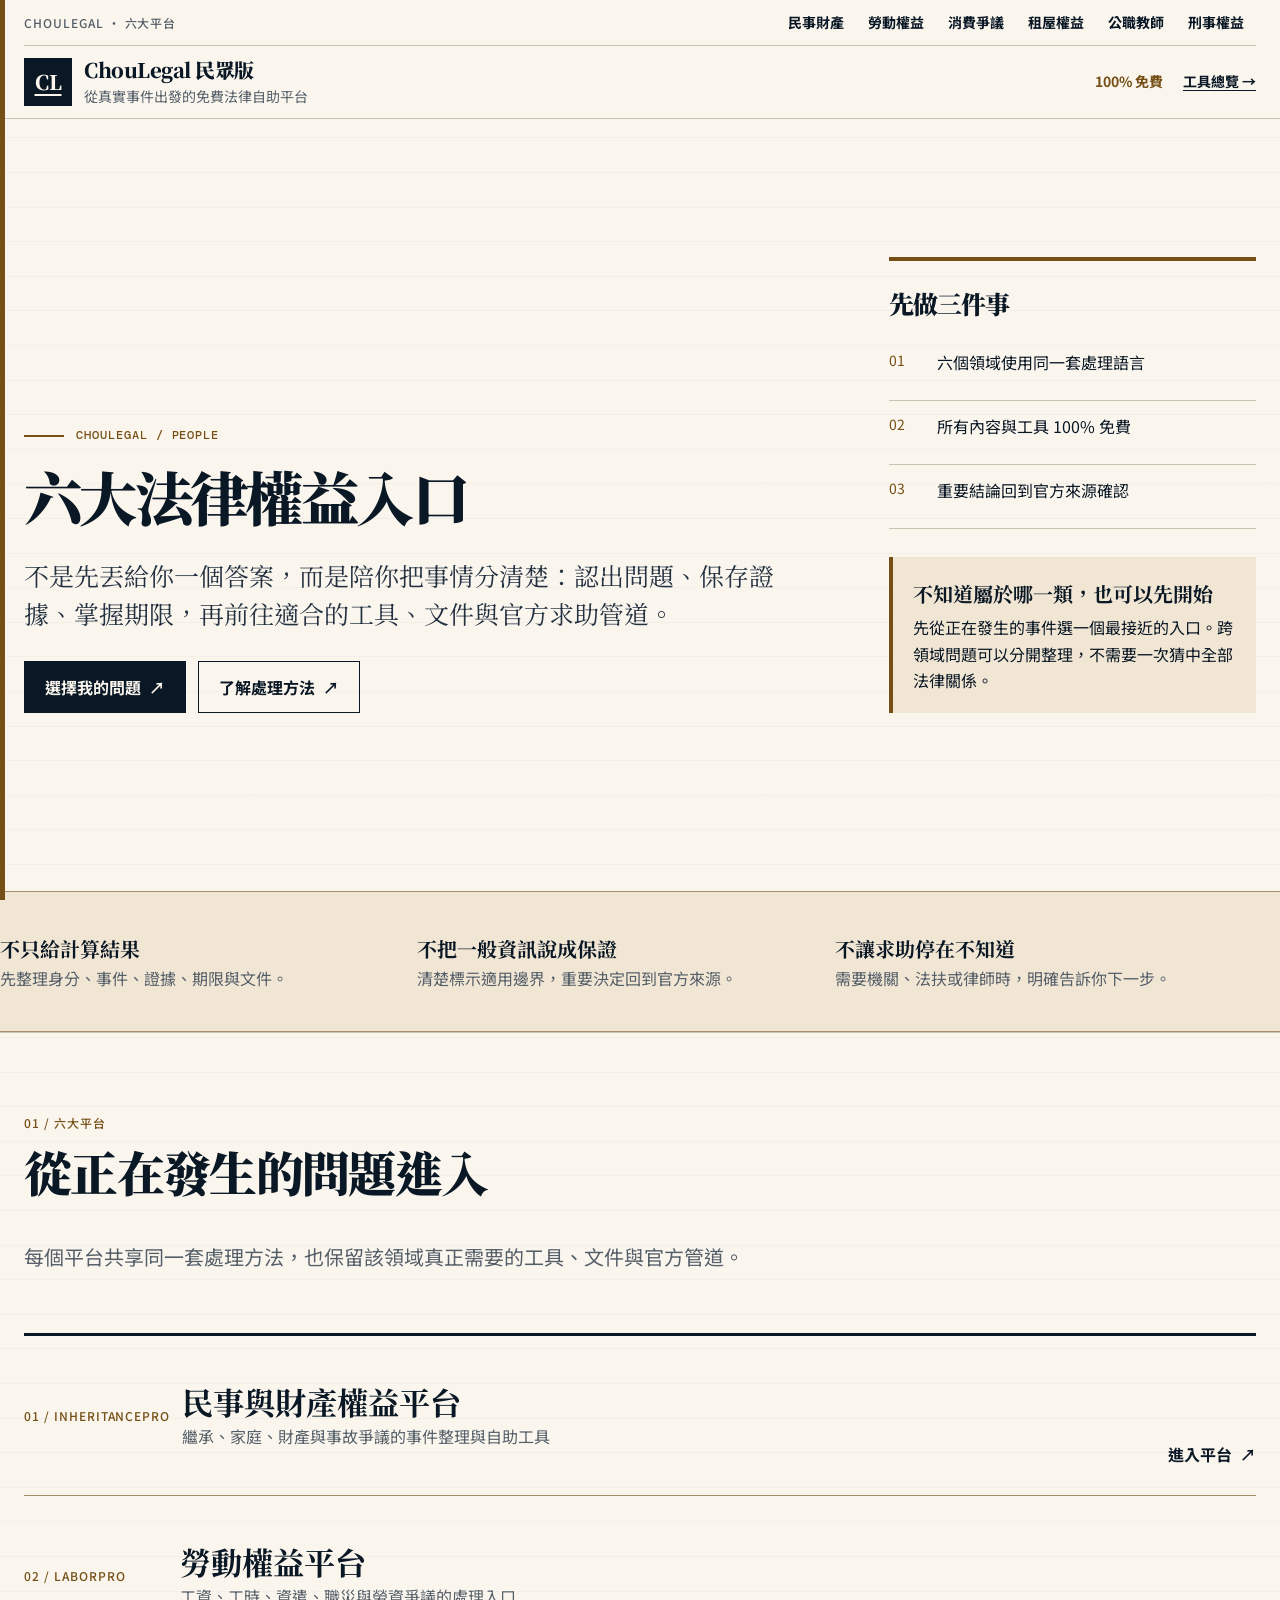
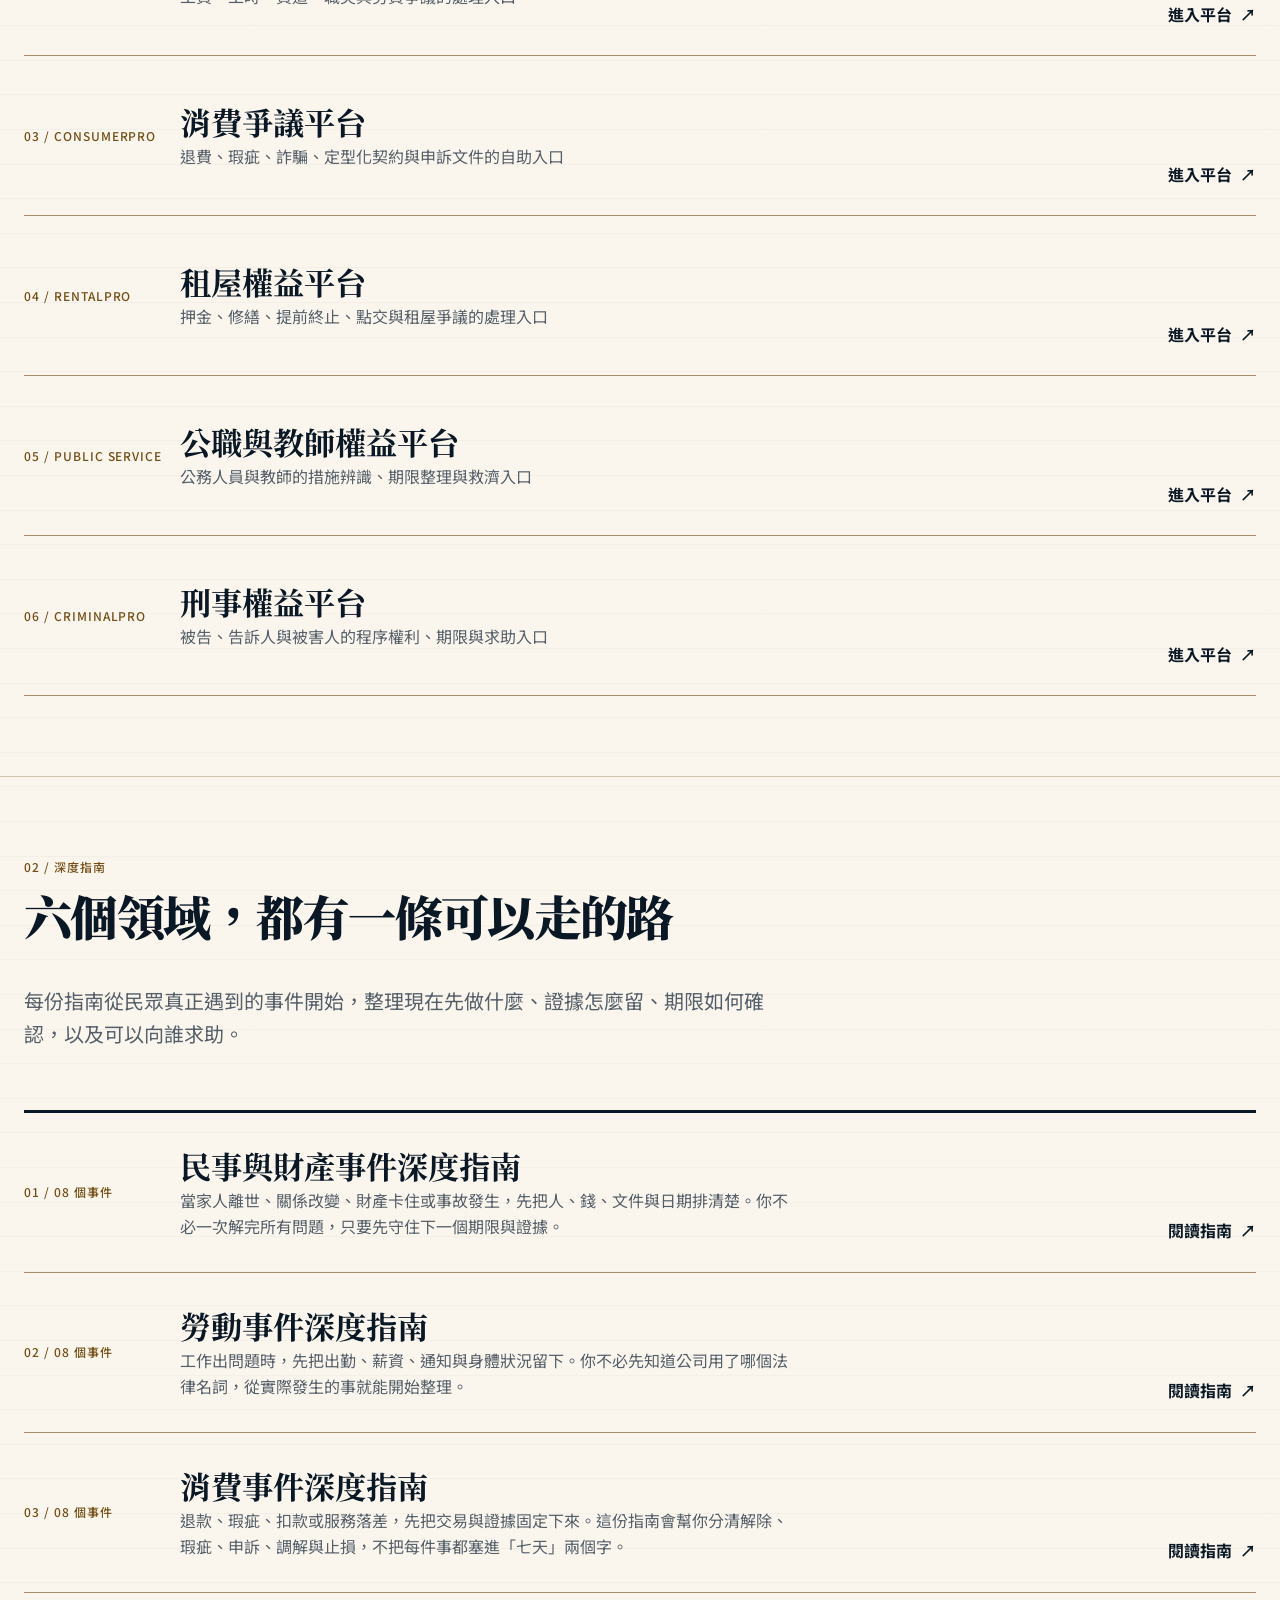
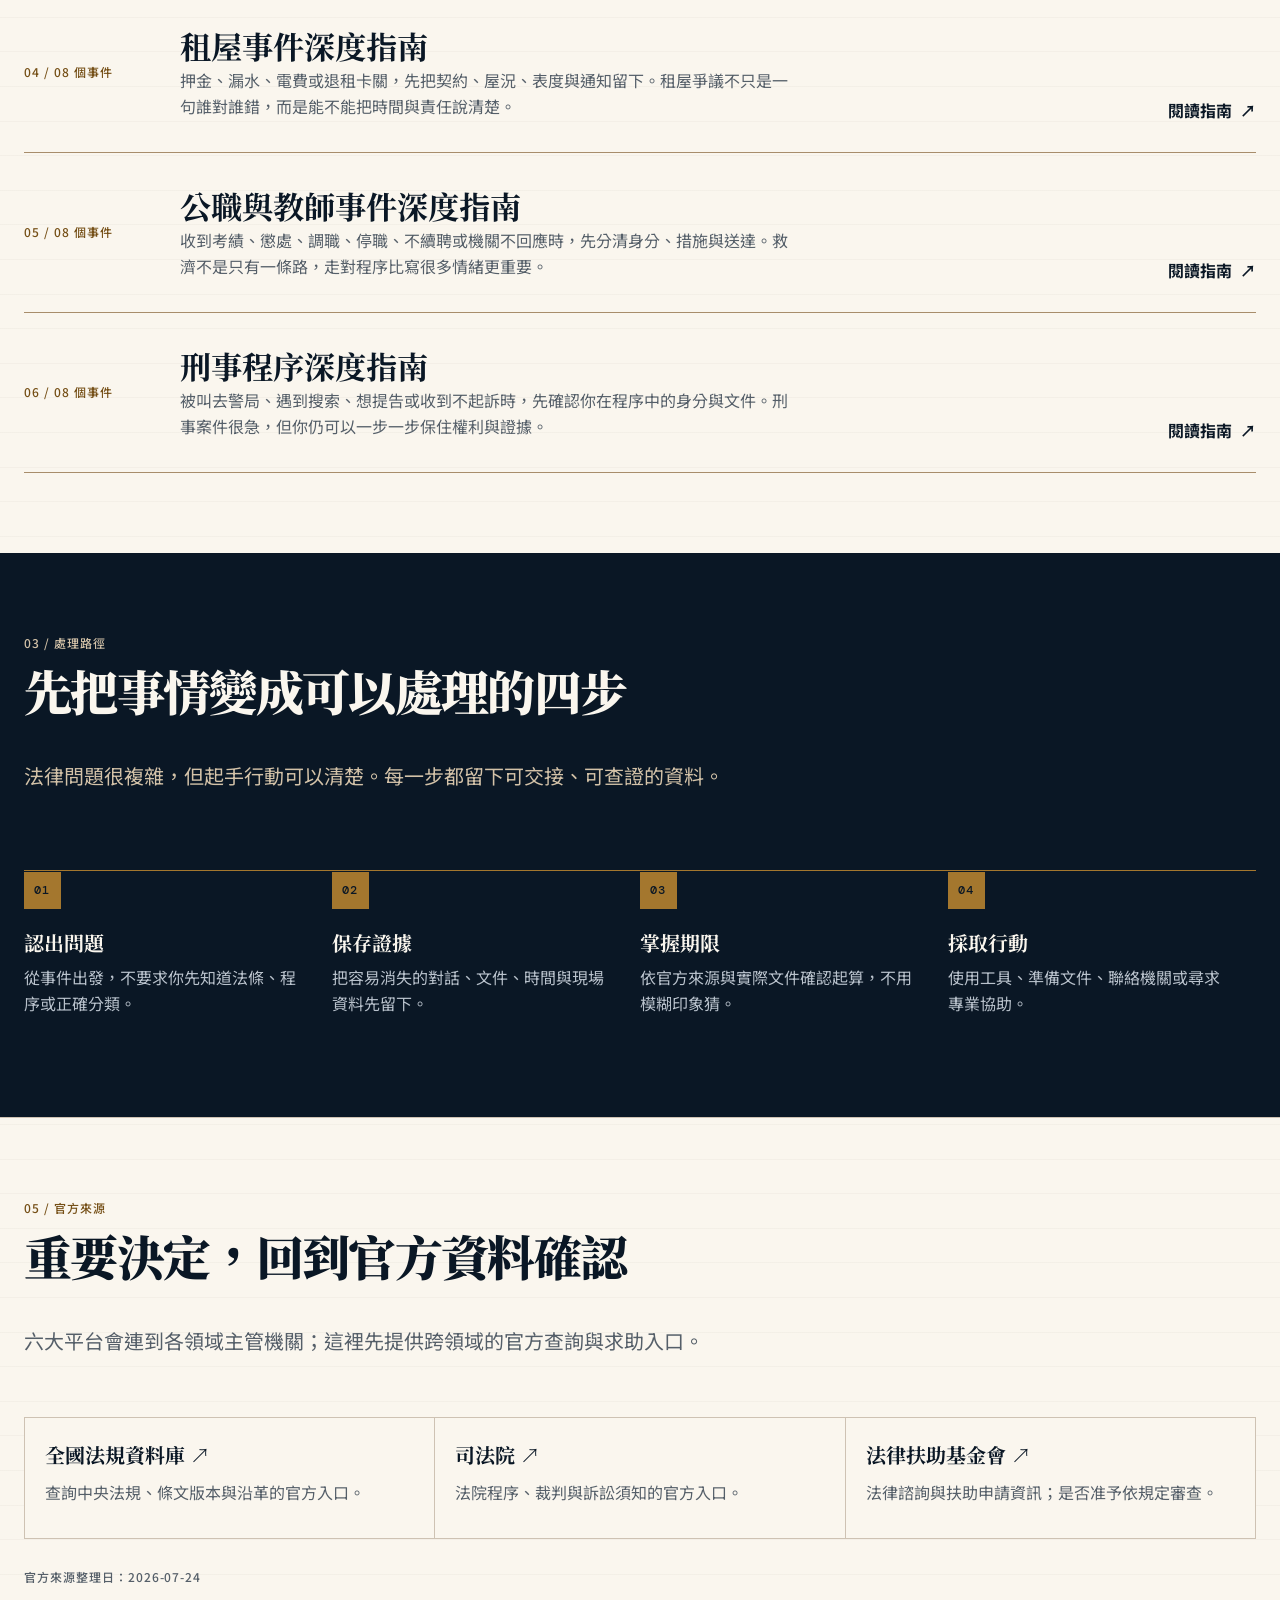
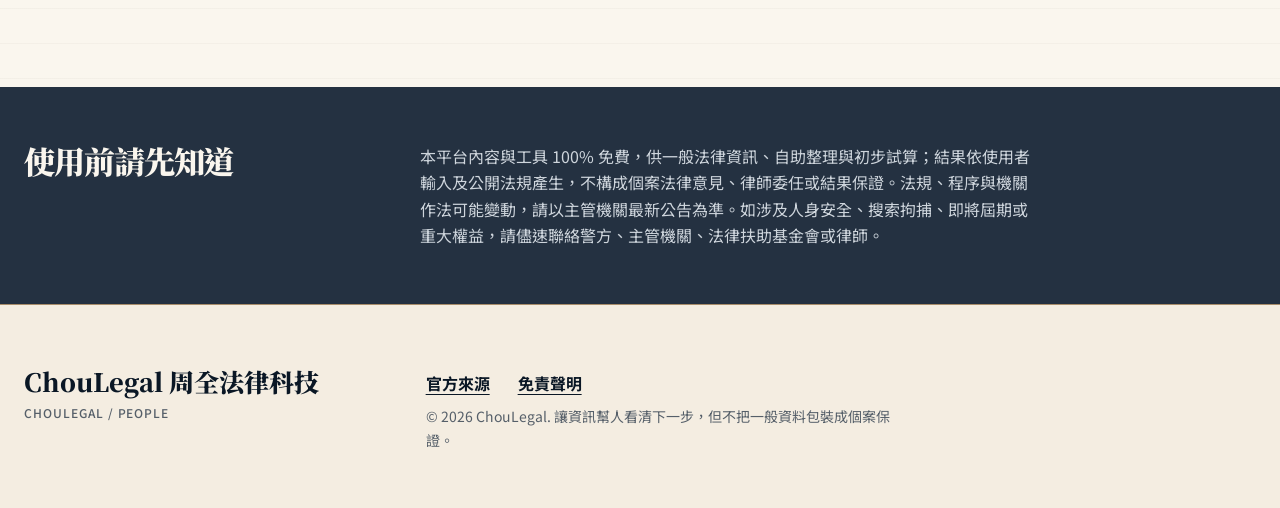
<file: index.html>
<!doctype html>
<html lang="zh-Hant" data-design-system="choulegal-editorial-v1">
<head>
  <meta charset="utf-8">
  <meta name="viewport" content="width=device-width, initial-scale=1, viewport-fit=cover">
  <title>ChouLegal 六大法律權益入口｜100% 免費</title>
  <meta name="description" content="不是先丟給你一個答案，而是陪你把事情分清楚：認出問題、保存證據、掌握期限，再前往適合的工具、文件與官方求助管道。">
  <link rel="canonical" href="https://people.choulegal.com/">
  <meta property="og:type" content="website">
  <meta property="og:locale" content="zh_TW">
  <meta property="og:title" content="ChouLegal 六大法律權益入口">
  <meta property="og:description" content="不是先丟給你一個答案，而是陪你把事情分清楚：認出問題、保存證據、掌握期限，再前往適合的工具、文件與官方求助管道。">
  <meta property="og:url" content="https://people.choulegal.com/">
  <meta name="theme-color" content="#17243a">
  <link rel="icon" href="data:image/svg+xml,%3Csvg xmlns=%27http://www.w3.org/2000/svg%27 viewBox=%270 0 64 64%27%3E%3Crect width=%2764%27 height=%2764%27 rx=%278%27 fill=%27%2317243a%27/%3E%3Cpath d=%27M17 18h30v7H25v14h22v7H17z%27 fill=%27%23f4efe5%27/%3E%3C/svg%3E">
  <link rel="preconnect" href="https://fonts.googleapis.com">
  <link rel="preconnect" href="https://fonts.gstatic.com" crossorigin>
  <link href="https://fonts.googleapis.com/css2?family=DM+Mono:wght@500&family=Noto+Sans+TC:wght@400;700&family=Noto+Serif+TC:wght@700;900&display=swap" rel="stylesheet">
  <link rel="stylesheet" href="css/choulegal-home.css">
  <script src="js/ga.js" defer></script>
  <script src="js/choulegal-home.js" defer></script>
</head>
<body data-platform="hub">
  <a class="skip-link" href="#main">跳至主要內容</a>
  
  <header class="site-header">
    
  <div class="network-row shell">
    <p class="network-kicker">ChouLegal · 六大平台</p>
    <button class="network-toggle" type="button" data-network-toggle aria-expanded="false" aria-controls="network-nav">切換平台</button>
    <nav class="network-nav" id="network-nav" data-network data-open="false" aria-label="六大平台">
      <a class="network-link" href="https://inheritance.choulegal.com/">民事財產</a><a class="network-link" href="https://labor.choulegal.com/">勞動權益</a><a class="network-link" href="https://consumer.choulegal.com/">消費爭議</a><a class="network-link" href="https://rental.choulegal.com/">租屋權益</a><a class="network-link" href="https://people.choulegal.com/public-servant.html">公職教師</a><a class="network-link" href="https://criminal.choulegal.com/">刑事權益</a>
    </nav>
  </div>
    <div class="brand-row shell">
      <a class="brand-mark" href="./" aria-label="ChouLegal 民眾版首頁">CL</a>
      <div class="brand-copy">
        <p class="brand-name">ChouLegal 民眾版</p>
        <p class="brand-descriptor">從真實事件出發的免費法律自助平台</p>
      </div>
      <div class="brand-utility">
        <span class="free-label">100% 免費</span>
        <a class="utility-link" href="tools.html">工具總覽 →</a>
      </div>
    </div>
  </header>
  <main id="main">
    
  <section class="hero" aria-labelledby="hero-title">
    <div class="hero-grid shell">
      <div>
        <p class="eyebrow" data-enter style="--enter-index: 0">CHOULEGAL / PEOPLE</p>
        <h1 id="hero-title" data-enter style="--enter-index: 1">六大法律權益入口</h1>
        <p class="hero-deck" data-enter style="--enter-index: 2">不是先丟給你一個答案，而是陪你把事情分清楚：認出問題、保存證據、掌握期限，再前往適合的工具、文件與官方求助管道。</p>
        <div class="hero-actions" data-enter style="--enter-index: 3">
          <a class="button button-primary" href="#platforms">選擇我的問題</a>
          <a class="button button-secondary" href="#how">了解處理方法</a>
        </div>
      </div>
      <aside class="hero-docket" data-enter style="--enter-index: 4" aria-label="開始前先做三件事">
        <h2 class="docket-title">先做三件事</h2>
        <ol class="docket-list">
          <li>六個領域使用同一套處理語言</li><li>所有內容與工具 100% 免費</li><li>重要結論回到官方來源確認</li>
        </ol>
        <div class="urgent-note">
          <strong>不知道屬於哪一類，也可以先開始</strong>
          先從正在發生的事件選一個最接近的入口。跨領域問題可以分開整理，不需要一次猜中全部法律關係。
        </div>
      </aside>
    </div>
  </section>
    
  <aside class="proof-band" aria-label="ChouLegal 民眾版原則">
    <ul class="proof-list shell">
      <li><strong>不只給計算結果</strong><span>先整理身分、事件、證據、期限與文件。</span></li>
      <li><strong>不把一般資訊說成保證</strong><span>清楚標示適用邊界，重要決定回到官方來源。</span></li>
      <li><strong>不讓求助停在不知道</strong><span>需要機關、法扶或律師時，明確告訴你下一步。</span></li>
    </ul>
  </aside>
    
  <section class="section" id="platforms" aria-labelledby="platforms-title">
    <div class="shell">
      
  <div class="section-heading">
    <span class="section-index">01 / 六大平台</span>
    <h2 id="platforms-title">從正在發生的問題進入</h2>
    <p class="section-intro">每個平台共享同一套處理方法，也保留該領域真正需要的工具、文件與官方管道。</p>
  </div>
      <div class="platform-ledger">
        
              <a class="platform-entry" href="https://inheritance.choulegal.com/" target="_blank" rel="noopener noreferrer">
                <span class="platform-code">01 / InheritancePro</span>
                <div>
                  <h3>民事與財產權益平台</h3>
                  <p>繼承、家庭、財產與事故爭議的事件整理與自助工具</p>
                </div>
                <span class="platform-meta">進入平台</span>
              </a>
              <a class="platform-entry" href="https://labor.choulegal.com/" target="_blank" rel="noopener noreferrer">
                <span class="platform-code">02 / LaborPro</span>
                <div>
                  <h3>勞動權益平台</h3>
                  <p>工資、工時、資遣、職災與勞資爭議的處理入口</p>
                </div>
                <span class="platform-meta">進入平台</span>
              </a>
              <a class="platform-entry" href="https://consumer.choulegal.com/" target="_blank" rel="noopener noreferrer">
                <span class="platform-code">03 / ConsumerPro</span>
                <div>
                  <h3>消費爭議平台</h3>
                  <p>退費、瑕疵、詐騙、定型化契約與申訴文件的自助入口</p>
                </div>
                <span class="platform-meta">進入平台</span>
              </a>
              <a class="platform-entry" href="https://rental.choulegal.com/" target="_blank" rel="noopener noreferrer">
                <span class="platform-code">04 / RentalPro</span>
                <div>
                  <h3>租屋權益平台</h3>
                  <p>押金、修繕、提前終止、點交與租屋爭議的處理入口</p>
                </div>
                <span class="platform-meta">進入平台</span>
              </a>
              <a class="platform-entry" href="https://people.choulegal.com/public-servant.html" target="_blank" rel="noopener noreferrer">
                <span class="platform-code">05 / Public Service</span>
                <div>
                  <h3>公職與教師權益平台</h3>
                  <p>公務人員與教師的措施辨識、期限整理與救濟入口</p>
                </div>
                <span class="platform-meta">進入平台</span>
              </a>
              <a class="platform-entry" href="https://criminal.choulegal.com/" target="_blank" rel="noopener noreferrer">
                <span class="platform-code">06 / CriminalPro</span>
                <div>
                  <h3>刑事權益平台</h3>
                  <p>被告、告訴人與被害人的程序權利、期限與求助入口</p>
                </div>
                <span class="platform-meta">進入平台</span>
              </a>
      </div>
    </div>
  </section>
    
  <section class="section" id="guides" aria-labelledby="guides-title">
    <div class="shell">
      
  <div class="section-heading">
    <span class="section-index">02 / 深度指南</span>
    <h2 id="guides-title">六個領域，都有一條可以走的路</h2>
    <p class="section-intro">每份指南從民眾真正遇到的事件開始，整理現在先做什麼、證據怎麼留、期限如何確認，以及可以向誰求助。</p>
  </div>
      <div class="platform-ledger">
        
              <a class="platform-entry" href="https://inheritance.choulegal.com/guide.html" target="_blank" rel="noopener noreferrer">
                <span class="platform-code">01 / 08 個事件</span>
                <div>
                  <h3>民事與財產事件深度指南</h3>
                  <p>當家人離世、關係改變、財產卡住或事故發生，先把人、錢、文件與日期排清楚。你不必一次解完所有問題，只要先守住下一個期限與證據。</p>
                </div>
                <span class="platform-meta">閱讀指南</span>
              </a>
              <a class="platform-entry" href="https://labor.choulegal.com/guide.html" target="_blank" rel="noopener noreferrer">
                <span class="platform-code">02 / 08 個事件</span>
                <div>
                  <h3>勞動事件深度指南</h3>
                  <p>工作出問題時，先把出勤、薪資、通知與身體狀況留下。你不必先知道公司用了哪個法律名詞，從實際發生的事就能開始整理。</p>
                </div>
                <span class="platform-meta">閱讀指南</span>
              </a>
              <a class="platform-entry" href="https://consumer.choulegal.com/guide.html" target="_blank" rel="noopener noreferrer">
                <span class="platform-code">03 / 08 個事件</span>
                <div>
                  <h3>消費事件深度指南</h3>
                  <p>退款、瑕疵、扣款或服務落差，先把交易與證據固定下來。這份指南會幫你分清解除、瑕疵、申訴、調解與止損，不把每件事都塞進「七天」兩個字。</p>
                </div>
                <span class="platform-meta">閱讀指南</span>
              </a>
              <a class="platform-entry" href="https://rental.choulegal.com/guide.html" target="_blank" rel="noopener noreferrer">
                <span class="platform-code">04 / 08 個事件</span>
                <div>
                  <h3>租屋事件深度指南</h3>
                  <p>押金、漏水、電費或退租卡關，先把契約、屋況、表度與通知留下。租屋爭議不只是一句誰對誰錯，而是能不能把時間與責任說清楚。</p>
                </div>
                <span class="platform-meta">閱讀指南</span>
              </a>
              <a class="platform-entry" href="https://people.choulegal.com/guide.html" target="_blank" rel="noopener noreferrer">
                <span class="platform-code">05 / 08 個事件</span>
                <div>
                  <h3>公職與教師事件深度指南</h3>
                  <p>收到考績、懲處、調職、停職、不續聘或機關不回應時，先分清身分、措施與送達。救濟不是只有一條路，走對程序比寫很多情緒更重要。</p>
                </div>
                <span class="platform-meta">閱讀指南</span>
              </a>
              <a class="platform-entry" href="https://criminal.choulegal.com/guide.html" target="_blank" rel="noopener noreferrer">
                <span class="platform-code">06 / 08 個事件</span>
                <div>
                  <h3>刑事程序深度指南</h3>
                  <p>被叫去警局、遇到搜索、想提告或收到不起訴時，先確認你在程序中的身分與文件。刑事案件很急，但你仍可以一步一步保住權利與證據。</p>
                </div>
                <span class="platform-meta">閱讀指南</span>
              </a>
      </div>
    </div>
  </section>
    
  <section class="section process-section" id="how" aria-labelledby="path-title">
    <div class="shell">
      
  <div class="section-heading">
    <span class="section-index">03 / 處理路徑</span>
    <h2 id="path-title">先把事情變成可以處理的四步</h2>
    <p class="section-intro">法律問題很複雜，但起手行動可以清楚。每一步都留下可交接、可查證的資料。</p>
  </div>
      <div class="process-track" data-process-track>
        
              <article class="process-step">
                <span class="step-number">01</span>
                <div>
                  <h3>認出問題</h3>
                  <p>從事件出發，不要求你先知道法條、程序或正確分類。</p>
                </div>
              </article>
              <article class="process-step">
                <span class="step-number">02</span>
                <div>
                  <h3>保存證據</h3>
                  <p>把容易消失的對話、文件、時間與現場資料先留下。</p>
                </div>
              </article>
              <article class="process-step">
                <span class="step-number">03</span>
                <div>
                  <h3>掌握期限</h3>
                  <p>依官方來源與實際文件確認起算，不用模糊印象猜。</p>
                </div>
              </article>
              <article class="process-step">
                <span class="step-number">04</span>
                <div>
                  <h3>採取行動</h3>
                  <p>使用工具、準備文件、聯絡機關或尋求專業協助。</p>
                </div>
              </article>
      </div>
    </div>
  </section>
    
  <section class="section" id="sources" aria-labelledby="sources-title">
    <div class="shell">
      
  <div class="section-heading">
    <span class="section-index">05 / 官方來源</span>
    <h2 id="sources-title">重要決定，回到官方資料確認</h2>
    <p class="section-intro">六大平台會連到各領域主管機關；這裡先提供跨領域的官方查詢與求助入口。</p>
  </div>
      <div class="sources-grid">
        
              <a class="source-link" href="https://law.moj.gov.tw/" target="_blank" rel="noopener noreferrer">
                <strong>全國法規資料庫 ↗</strong>
                <span>查詢中央法規、條文版本與沿革的官方入口。</span>
              </a>
              <a class="source-link" href="https://www.judicial.gov.tw/" target="_blank" rel="noopener noreferrer">
                <strong>司法院 ↗</strong>
                <span>法院程序、裁判與訴訟須知的官方入口。</span>
              </a>
              <a class="source-link" href="https://www.laf.org.tw/" target="_blank" rel="noopener noreferrer">
                <strong>法律扶助基金會 ↗</strong>
                <span>法律諮詢與扶助申請資訊；是否准予依規定審查。</span>
              </a>
      </div>
      <p class="source-date">官方來源整理日：2026-07-24</p>
    </div>
  </section>
    
  <section class="disclaimer" id="disclaimer" aria-labelledby="disclaimer-title">
    <div class="disclaimer-grid shell">
      <h2 id="disclaimer-title">使用前請先知道</h2>
      <p>本平台內容與工具 100% 免費，供一般法律資訊、自助整理與初步試算；結果依使用者輸入及公開法規產生，不構成個案法律意見、律師委任或結果保證。法規、程序與機關作法可能變動，請以主管機關最新公告為準。如涉及人身安全、搜索拘捕、即將屆期或重大權益，請儘速聯絡警方、主管機關、法律扶助基金會或律師。</p>
    </div>
  </section>
  </main>
  
  <footer class="site-footer">
    <div class="footer-grid shell">
      <div>
        <div class="footer-brand">ChouLegal 周全法律科技</div>
        <p class="footer-code">CHOULEGAL / PEOPLE</p>
      </div>
      <div>
        <nav class="footer-links" aria-label="頁尾連結">
          
          <a href="#sources">官方來源</a>
          <a href="#disclaimer">免責聲明</a>
        </nav>
        <p class="footer-note">© <span data-year>2026</span> ChouLegal. 讓資訊幫人看清下一步，但不把一般資料包裝成個案保證。</p>
      </div>
    </div>
  </footer>
</body>
</html>
</file>
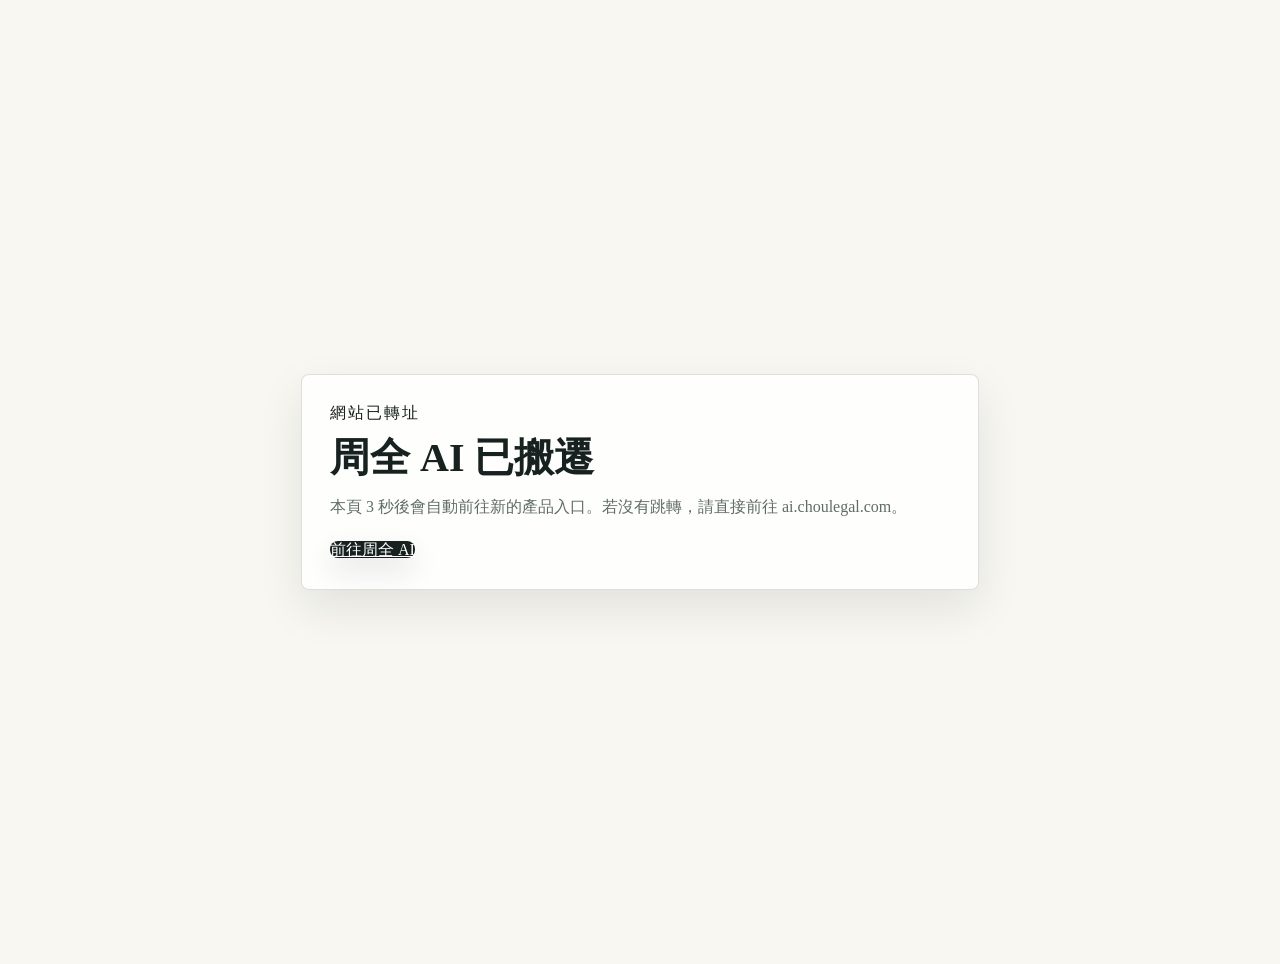
<file: ai-triage.html>
<!DOCTYPE html>
<html lang="zh-TW">
<head>
<script src="js/ga.js" defer></script>
<meta charset="UTF-8">
<link rel="icon" type="image/x-icon" href="favicon.ico">
<meta name="viewport" content="width=device-width, initial-scale=1.0">
<title>周全 AI 已搬遷｜ChouLegal</title>
<meta name="robots" content="noindex, nofollow">
<link rel="canonical" href="https://ai.choulegal.com/">
<meta property="og:title" content="周全 AI 已搬遷｜ChouLegal">
<meta property="og:description" content="ChouLegal 權益試算">
<meta property="og:type" content="website">
<meta property="og:url" content="https://ai.choulegal.com/">
<meta property="og:site_name" content="ChouLegal 權益試算">
<meta property="og:locale" content="zh_TW">
<meta property="og:image" content="https://people.choulegal.com/og-image-20260716-choutech.png">
<meta property="og:image:type" content="image/png">
<meta property="og:image:width" content="1200">
<meta property="og:image:height" content="630">
<meta property="og:image:alt" content="ChouTech 周全科技與 ChouLegal 權益試算五大法律方向入口">
<meta name="twitter:card" content="summary_large_image">
<meta name="twitter:title" content="周全 AI 已搬遷｜ChouLegal">
<meta name="twitter:description" content="ChouLegal 權益試算">
<meta name="twitter:image" content="https://people.choulegal.com/og-image-20260716-choutech.png">
<meta http-equiv="refresh" content="3; url=https://ai.choulegal.com/">
<link rel="preconnect" href="https://fonts.googleapis.com">
<link rel="preconnect" href="https://fonts.gstatic.com" crossorigin>
<link href="https://fonts.googleapis.com/css2?family=Noto+Serif+TC:wght@500;700&family=Noto+Sans+TC:wght@400;500;700&family=DM+Mono:wght@400;500&display=swap" rel="stylesheet">
<link rel="stylesheet" href="css/executive-polish.css?v=20260719b">
<style>
  body {
    min-height: 100vh;
    display: grid;
    place-items: center;
    padding: 24px;
  }

  .moved-card {
    width: min(100%, 620px);
    padding: 28px;
    border: 1px solid var(--people-line);
    border-radius: var(--people-radius);
    background: rgba(255, 255, 255, 0.82);
    box-shadow: var(--people-shadow);
  }

  .moved-card h1 {
    margin: 12px 0 14px;
    font-size: 2.5rem;
  }

  .moved-card p {
    color: var(--people-muted);
    margin-bottom: 22px;
  }
</style>
</head>
<body>
<main class="moved-card">
  <div class="eyebrow">網站已轉址</div>
  <h1>周全 AI 已搬遷</h1>
  <p>本頁 3 秒後會自動前往新的產品入口。若沒有跳轉，請直接前往 ai.choulegal.com。</p>
  <a class="button primary" href="https://ai.choulegal.com/">前往周全 AI</a>
</main>
</body>
</html>
</file>
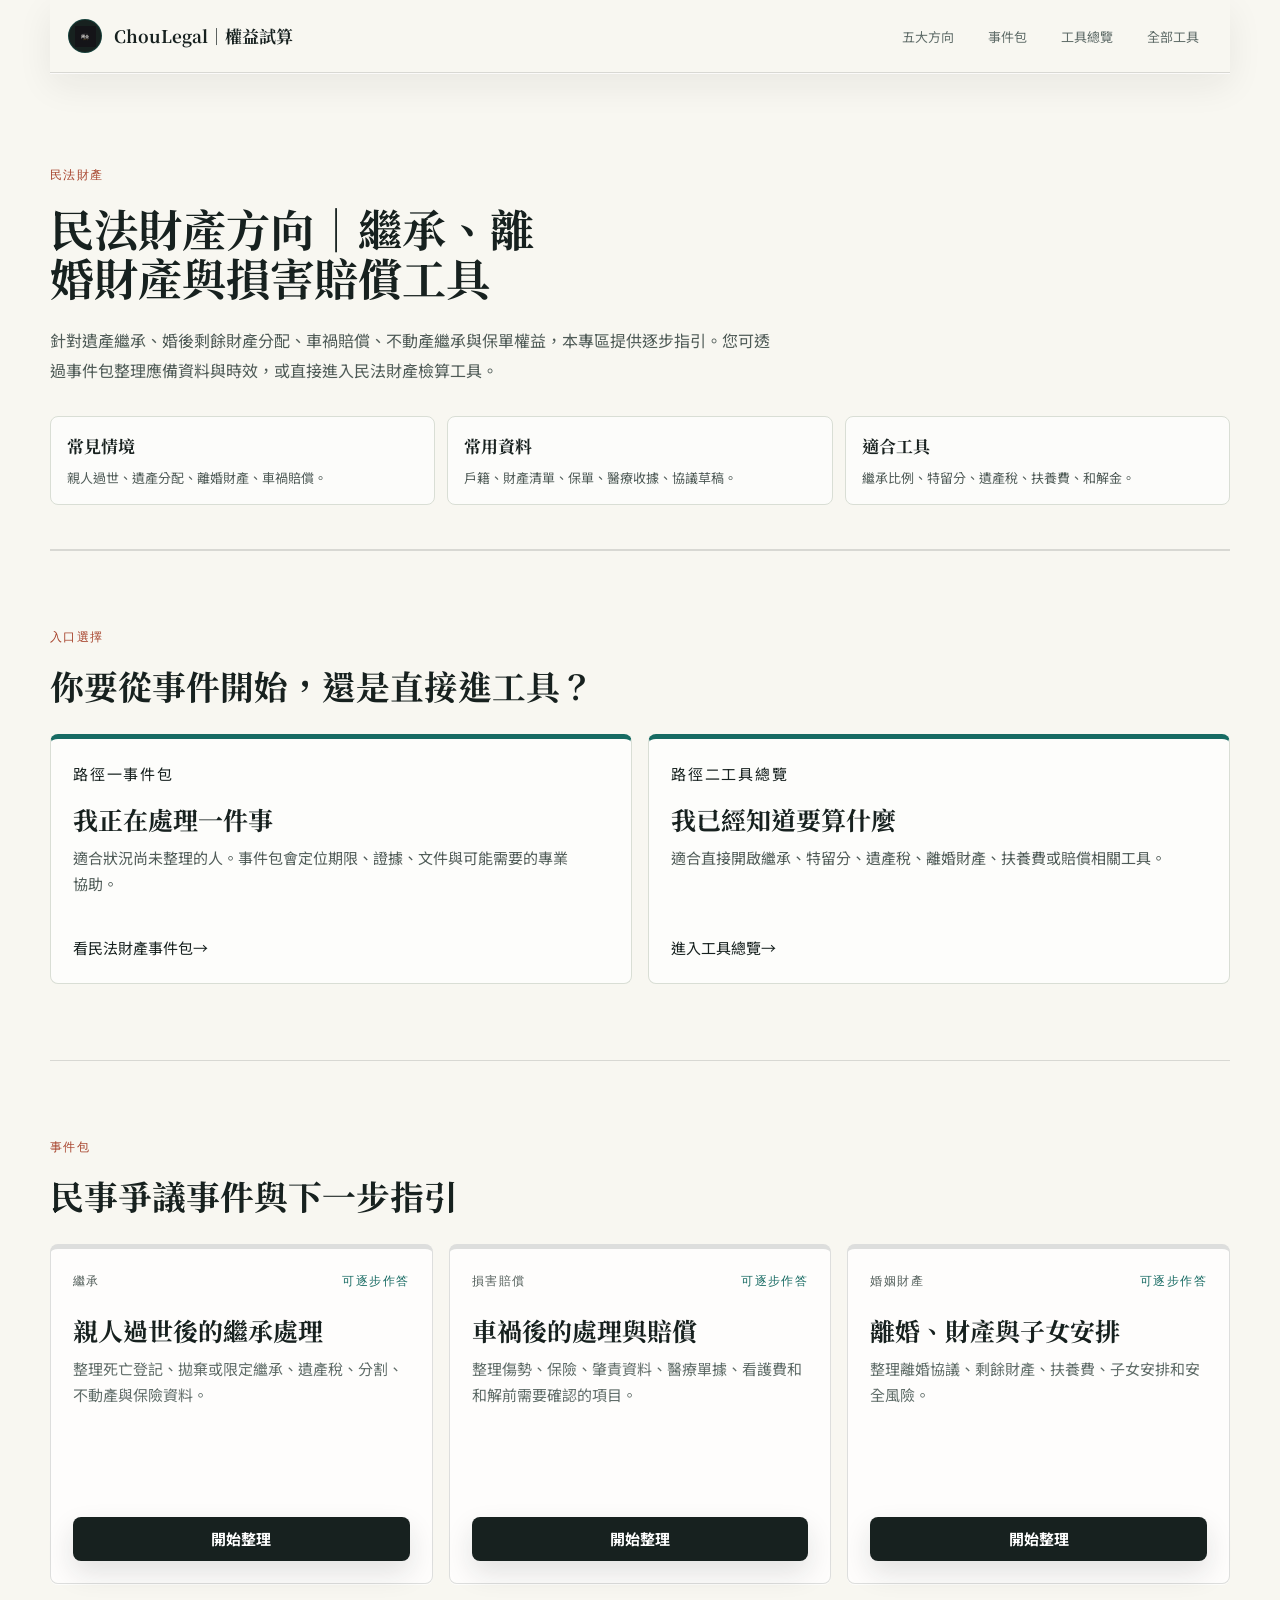
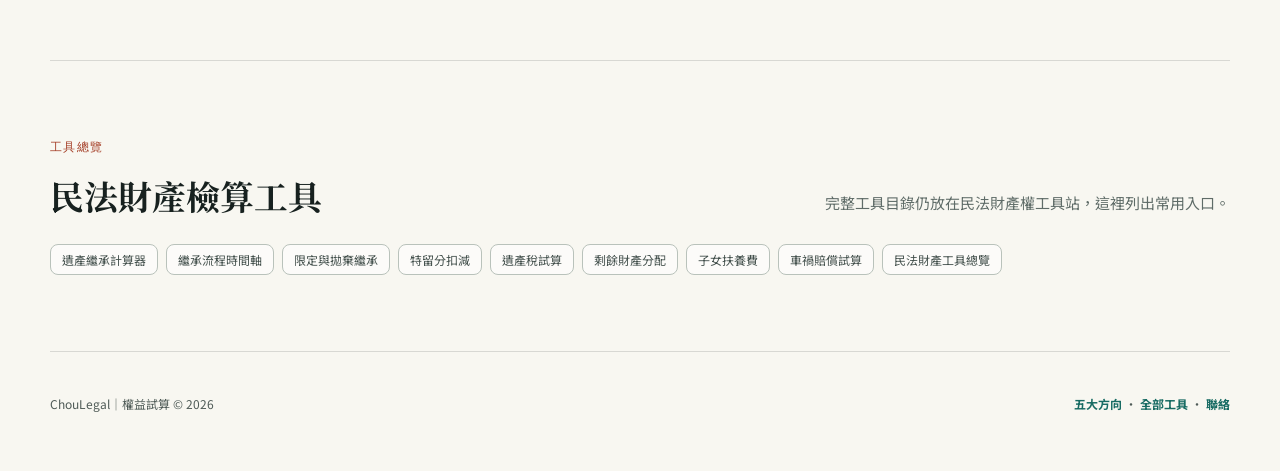
<file: civil.html>
<!DOCTYPE html>
<html lang="zh-TW">
<head>
<script defer src="https://static.cloudflareinsights.com/beacon.min.js" data-cf-beacon='{"token":"__CF_TOKEN_PEOPLE__"}'></script>
<script src="js/ga.js" defer></script>
<meta charset="UTF-8">
<link rel="icon" type="image/x-icon" href="favicon.ico">
<link rel="icon" type="image/svg+xml" href="favicon.svg">
<meta name="viewport" content="width=device-width, initial-scale=1.0">
<title>民法財產方向｜ChouLegal 權益試算與查詢</title>
<meta name="description" content="ChouLegal 權益試算與查詢民法財產專區。提供遺產分配、特留分扣減、剩餘財產分配、子女扶養費及車禍損害賠償等試算工具，協助您釐清民事財產權益。">
<meta name="robots" content="index, follow">
<link rel="canonical" href="https://people.choulegal.com/civil.html">
<meta property="og:title" content="民法財產方向｜ChouLegal 權益試算與查詢">
<meta property="og:description" content="ChouLegal 權益試算與查詢民法財產專區。提供遺產分配、特留分扣減、剩餘財產分配、子女扶養費及車禍損害賠償等試算工具，協助您釐清民事財產權益。">
<meta property="og:type" content="website">
<meta property="og:url" content="https://people.choulegal.com/civil.html">
<meta property="og:site_name" content="ChouLegal 權益試算">
<meta property="og:locale" content="zh_TW">
<meta property="og:image" content="https://people.choulegal.com/og-image-20260716-choutech.png">
<meta property="og:image:type" content="image/png">
<meta property="og:image:width" content="1200">
<meta property="og:image:height" content="630">
<meta property="og:image:alt" content="ChouTech 周全科技與 ChouLegal 權益試算五大法律方向入口">
<meta name="twitter:card" content="summary_large_image">
<meta name="twitter:title" content="民法財產方向｜ChouLegal 權益試算與查詢">
<meta name="twitter:description" content="ChouLegal 權益試算與查詢民法財產專區。提供遺產分配、特留分扣減、剩餘財產分配、子女扶養費及車禍損害賠償等試算工具，協助您釐清民事財產權益。">
<meta name="twitter:image" content="https://people.choulegal.com/og-image-20260716-choutech.png">
<link rel="preconnect" href="https://fonts.googleapis.com" crossorigin>
<link rel="preconnect" href="https://fonts.gstatic.com" crossorigin>
<link href="https://fonts.googleapis.com/css2?family=Noto+Serif+TC:wght@500;700&family=Noto+Sans+TC:wght@400;500;700&family=DM+Mono:wght@400;500&display=swap" rel="stylesheet">
<link rel="stylesheet" href="css/public-pages.css?v=20260719b">
<link rel="stylesheet" href="css/executive-polish.css?v=20260719b">
</head>
<body class="direction-page">
<div class="container">
  <header class="nav">
    <a class="brand" href="./">ChouLegal｜權益試算</a>
    <nav class="nav-links" aria-label="主選單">
      <a href="./">五大方向</a>
      <a href="#event-packs">事件包</a>
      <a href="#tools">工具總覽</a>
      <a href="tools.html">全部工具</a>
    </nav>
  </header>

  <main>
    <section class="hero">
      <div class="eyebrow">民法財產</div>
      <h1>民法財產方向｜繼承、離婚財產與損害賠償工具</h1>
      <p>針對遺產繼承、婚後剩餘財產分配、車禍賠償、不動產繼承與保單權益，本專區提供逐步指引。您可透過事件包整理應備資料與時效，或直接進入民法財產檢算工具。</p>
      <div class="direction-summary">
        <div class="summary-chip"><strong>常見情境</strong><span>親人過世、遺產分配、離婚財產、車禍賠償。</span></div>
        <div class="summary-chip"><strong>常用資料</strong><span>戶籍、財產清單、保單、醫療收據、協議草稿。</span></div>
        <div class="summary-chip"><strong>適合工具</strong><span>繼承比例、特留分、遺產稅、扶養費、和解金。</span></div>
      </div>
    </section>

    <section class="section">
      <div class="section-head">
        <div>
          <div class="eyebrow">入口選擇</div>
          <h2>你要從事件開始，還是直接進工具？</h2>
        </div>
      </div>
      <div class="route-choice-grid">
        <a class="route-choice civil" href="#event-packs">
          <div class="card-topline"><span>路徑一</span><span>事件包</span></div>
          <h3>我正在處理一件事</h3>
          <p>適合狀況尚未整理的人。事件包會定位期限、證據、文件與可能需要的專業協助。</p>
          <div class="card-footer"><span>看民法財產事件包</span><span>→</span></div>
        </a>
        <a class="route-choice civil" href="https://inheritance.choulegal.com/">
          <div class="card-topline"><span>路徑二</span><span>工具總覽</span></div>
          <h3>我已經知道要算什麼</h3>
          <p>適合直接開啟繼承、特留分、遺產稅、離婚財產、扶養費或賠償相關工具。</p>
          <div class="card-footer"><span>進入工具總覽</span><span>→</span></div>
        </a>
      </div>
    </section>

    <section class="section" id="event-packs">
      <div class="section-head">
        <div>
          <div class="eyebrow">事件包</div>
          <h2>民事爭議事件與下一步指引</h2>
        </div>
      </div>
      <div class="kit-grid">
        <a class="kit" href="event-kit.html?id=inheritance-after-death">
          <div class="kit-status"><span>繼承</span><strong>可逐步作答</strong></div>
          <h3>親人過世後的繼承處理</h3>
          <p class="kit-summary">整理死亡登記、拋棄或限定繼承、遺產稅、分割、不動產與保險資料。</p>
          <div class="start-link">開始整理</div>
        </a>
        <a class="kit" href="event-kit.html?id=traffic-accident-compensation">
          <div class="kit-status"><span>損害賠償</span><strong>可逐步作答</strong></div>
          <h3>車禍後的處理與賠償</h3>
          <p class="kit-summary">整理傷勢、保險、肇責資料、醫療單據、看護費和和解前需要確認的項目。</p>
          <div class="start-link">開始整理</div>
        </a>
        <a class="kit" href="event-kit.html?id=divorce-property-and-children">
          <div class="kit-status"><span>婚姻財產</span><strong>可逐步作答</strong></div>
          <h3>離婚、財產與子女安排</h3>
          <p class="kit-summary">整理離婚協議、剩餘財產、扶養費、子女安排和安全風險。</p>
          <div class="start-link">開始整理</div>
        </a>
      </div>
    </section>

    <section class="section" id="tools">
      <div class="section-head">
        <div>
          <div class="eyebrow">工具總覽</div>
          <h2>民法財產檢算工具</h2>
        </div>
        <p class="section-desc">完整工具目錄仍放在民法財產權工具站，這裡列出常用入口。</p>
      </div>
      <div class="tool-list">
        <a href="https://inheritance.choulegal.com/calculator.html">遺產繼承計算器</a>
        <a href="https://inheritance.choulegal.com/inheritance-timeline.html">繼承流程時間軸</a>
        <a href="https://inheritance.choulegal.com/limited-inheritance.html">限定與拋棄繼承</a>
        <a href="https://inheritance.choulegal.com/forced-share.html">特留分扣減</a>
        <a href="https://inheritance.choulegal.com/estate-tax-detail.html">遺產稅試算</a>
        <a href="https://inheritance.choulegal.com/property-split.html">剩餘財產分配</a>
        <a href="https://inheritance.choulegal.com/child-support.html">子女扶養費</a>
        <a href="https://inheritance.choulegal.com/accident.html">車禍賠償試算</a>
        <a href="https://inheritance.choulegal.com/">民法財產工具總覽</a>
      </div>
    </section>
  </main>

  <footer class="foot">
    <div>ChouLegal｜權益試算 © <span id="year">2026</span></div>
    <div><a href="./">五大方向</a> · <a href="tools.html">全部工具</a> · <a href="mailto:businessjoechou@gmail.com">聯絡</a></div>
  </footer>
</div>
<script>
  var year = document.getElementById('year');
  if (year) year.textContent = new Date().getFullYear();
</script>
</body>
</html>
</file>
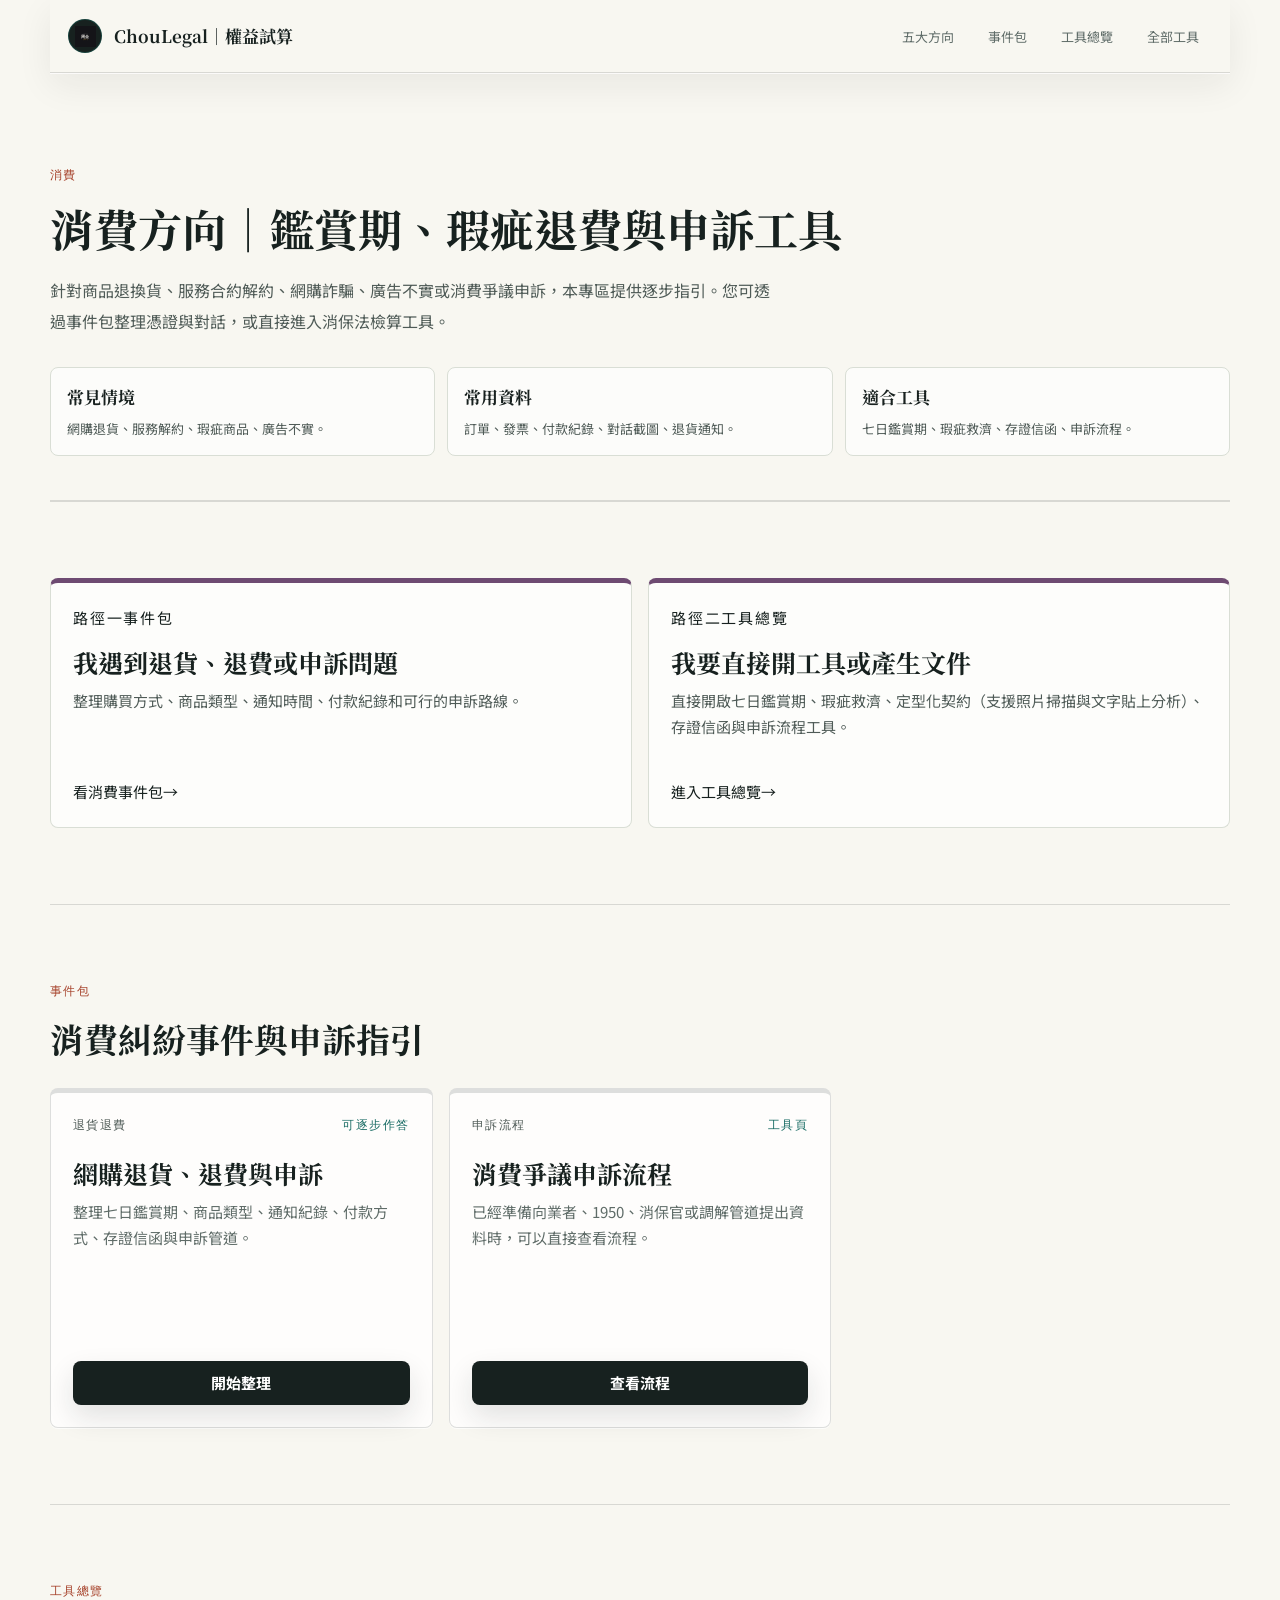
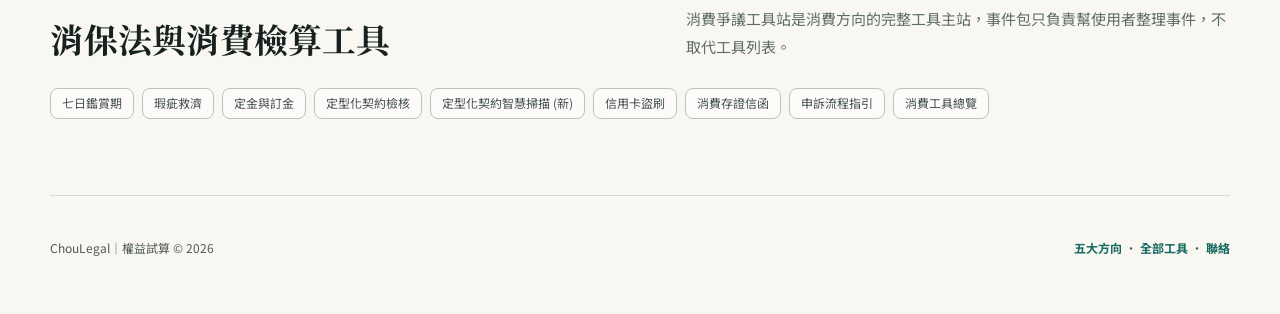
<file: consumer.html>
<!DOCTYPE html>
<html lang="zh-TW">
<head>
<script defer src="https://static.cloudflareinsights.com/beacon.min.js" data-cf-beacon='{"token":"__CF_TOKEN_PEOPLE__"}'></script>
<script src="js/ga.js" defer></script>
<meta charset="UTF-8">
<link rel="icon" type="image/x-icon" href="favicon.ico">
<link rel="icon" type="image/svg+xml" href="favicon.svg">
<meta name="viewport" content="width=device-width, initial-scale=1.0">
<title>消費方向｜ChouLegal 權益試算與查詢</title>
<meta name="description" content="ChouLegal 權益試算與查詢消費爭議專區。提供七日鑑賞期、商品瑕疵退換貨、定型化契約檢核與消保申訴指引，協助消費者依法主張正當權益。">
<meta name="robots" content="index, follow">
<link rel="canonical" href="https://people.choulegal.com/consumer.html">
<meta property="og:title" content="消費方向｜ChouLegal 權益試算與查詢">
<meta property="og:description" content="ChouLegal 權益試算與查詢消費爭議專區。提供七日鑑賞期、商品瑕疵退換貨、定型化契約檢核與消保申訴指引，協助消費者依法主張正當權益。">
<meta property="og:type" content="website">
<meta property="og:url" content="https://people.choulegal.com/consumer.html">
<meta property="og:site_name" content="ChouLegal 權益試算">
<meta property="og:locale" content="zh_TW">
<meta property="og:image" content="https://people.choulegal.com/og-image-20260716-choutech.png">
<meta property="og:image:type" content="image/png">
<meta property="og:image:width" content="1200">
<meta property="og:image:height" content="630">
<meta property="og:image:alt" content="ChouTech 周全科技與 ChouLegal 權益試算五大法律方向入口">
<meta name="twitter:card" content="summary_large_image">
<meta name="twitter:title" content="消費方向｜ChouLegal 權益試算與查詢">
<meta name="twitter:description" content="ChouLegal 權益試算與查詢消費爭議專區。提供七日鑑賞期、商品瑕疵退換貨、定型化契約檢核與消保申訴指引，協助消費者依法主張正當權益。">
<meta name="twitter:image" content="https://people.choulegal.com/og-image-20260716-choutech.png">
<link rel="preconnect" href="https://fonts.googleapis.com" crossorigin>
<link rel="preconnect" href="https://fonts.gstatic.com" crossorigin>
<link href="https://fonts.googleapis.com/css2?family=Noto+Serif+TC:wght@500;700&family=Noto+Sans+TC:wght@400;500;700&family=DM+Mono:wght@400;500&display=swap" rel="stylesheet">
<link rel="stylesheet" href="css/public-pages.css?v=20260719b">
<link rel="stylesheet" href="css/executive-polish.css?v=20260719b">
</head>
<body class="direction-page">
<div class="container">
  <header class="nav">
    <a class="brand" href="./">ChouLegal｜權益試算</a>
    <nav class="nav-links" aria-label="主選單">
      <a href="./">五大方向</a>
      <a href="#event-packs">事件包</a>
      <a href="#tools">工具總覽</a>
      <a href="tools.html">全部工具</a>
    </nav>
  </header>

  <main>
    <section class="hero">
      <div class="eyebrow">消費</div>
      <h1>消費方向｜鑑賞期、瑕疵退費與申訴工具</h1>
      <p>針對商品退換貨、服務合約解約、網購詐騙、廣告不實或消費爭議申訴，本專區提供逐步指引。您可透過事件包整理憑證與對話，或直接進入消保法檢算工具。</p>
      <div class="direction-summary">
        <div class="summary-chip"><strong>常見情境</strong><span>網購退貨、服務解約、瑕疵商品、廣告不實。</span></div>
        <div class="summary-chip"><strong>常用資料</strong><span>訂單、發票、付款紀錄、對話截圖、退貨通知。</span></div>
        <div class="summary-chip"><strong>適合工具</strong><span>七日鑑賞期、瑕疵救濟、存證信函、申訴流程。</span></div>
      </div>
    </section>

    <section class="section">
      <div class="route-choice-grid">
        <a class="route-choice consumer" href="#event-packs">
          <div class="card-topline"><span>路徑一</span><span>事件包</span></div>
          <h3>我遇到退貨、退費或申訴問題</h3>
          <p>整理購買方式、商品類型、通知時間、付款紀錄和可行的申訴路線。</p>
          <div class="card-footer"><span>看消費事件包</span><span>→</span></div>
        </a>
        <a class="route-choice consumer" href="https://consumer.choulegal.com/">
          <div class="card-topline"><span>路徑二</span><span>工具總覽</span></div>
          <h3>我要直接開工具或產生文件</h3>
          <p>直接開啟七日鑑賞期、瑕疵救濟、定型化契約（支援照片掃描與文字貼上分析）、存證信函與申訴流程工具。</p>
          <div class="card-footer"><span>進入工具總覽</span><span>→</span></div>
        </a>
      </div>
    </section>

    <section class="section" id="event-packs">
      <div class="section-head">
        <div>
          <div class="eyebrow">事件包</div>
          <h2>消費糾紛事件與申訴指引</h2>
        </div>
      </div>
      <div class="kit-grid">
        <a class="kit" href="event-kit.html?id=online-shopping-refund">
          <div class="kit-status"><span>退貨退費</span><strong>可逐步作答</strong></div>
          <h3>網購退貨、退費與申訴</h3>
          <p class="kit-summary">整理七日鑑賞期、商品類型、通知紀錄、付款方式、存證信函與申訴管道。</p>
          <div class="start-link">開始整理</div>
        </a>
        <a class="kit" href="https://consumer.choulegal.com/complaint-guide.html">
          <div class="kit-status"><span>申訴流程</span><strong>工具頁</strong></div>
          <h3>消費爭議申訴流程</h3>
          <p class="kit-summary">已經準備向業者、1950、消保官或調解管道提出資料時，可以直接查看流程。</p>
          <div class="start-link">查看流程</div>
        </a>
      </div>
    </section>

    <section class="section" id="tools">
      <div class="section-head">
        <div>
          <div class="eyebrow">工具總覽</div>
          <h2>消保法與消費檢算工具</h2>
        </div>
        <p class="section-desc">消費爭議工具站是消費方向的完整工具主站，事件包只負責幫使用者整理事件，不取代工具列表。</p>
      </div>
      <div class="tool-list">
        <a href="https://consumer.choulegal.com/cooling-off.html">七日鑑賞期</a>
        <a href="https://consumer.choulegal.com/defect-remedy.html">瑕疵救濟</a>
        <a href="https://consumer.choulegal.com/deposit.html">定金與訂金</a>
        <a href="https://consumer.choulegal.com/standard-form-check.html">定型化契約檢核</a>
        <a href="https://consumer.choulegal.com/forbidden-clauses.html?tab=scanner">定型化契約智慧掃描 (新)</a>
        <a href="https://consumer.choulegal.com/credit-card-fraud.html">信用卡盜刷</a>
        <a href="https://consumer.choulegal.com/consumer-letter.html">消費存證信函</a>
        <a href="https://consumer.choulegal.com/complaint-guide.html">申訴流程指引</a>
        <a href="https://consumer.choulegal.com/">消費工具總覽</a>
      </div>
    </section>
  </main>

  <footer class="foot">
    <div>ChouLegal｜權益試算 © <span id="year">2026</span></div>
    <div><a href="./">五大方向</a> · <a href="tools.html">全部工具</a> · <a href="mailto:businessjoechou@gmail.com">聯絡</a></div>
  </footer>
</div>
<script>
  var year = document.getElementById('year');
  if (year) year.textContent = new Date().getFullYear();
</script>
</body>
</html>
</file>
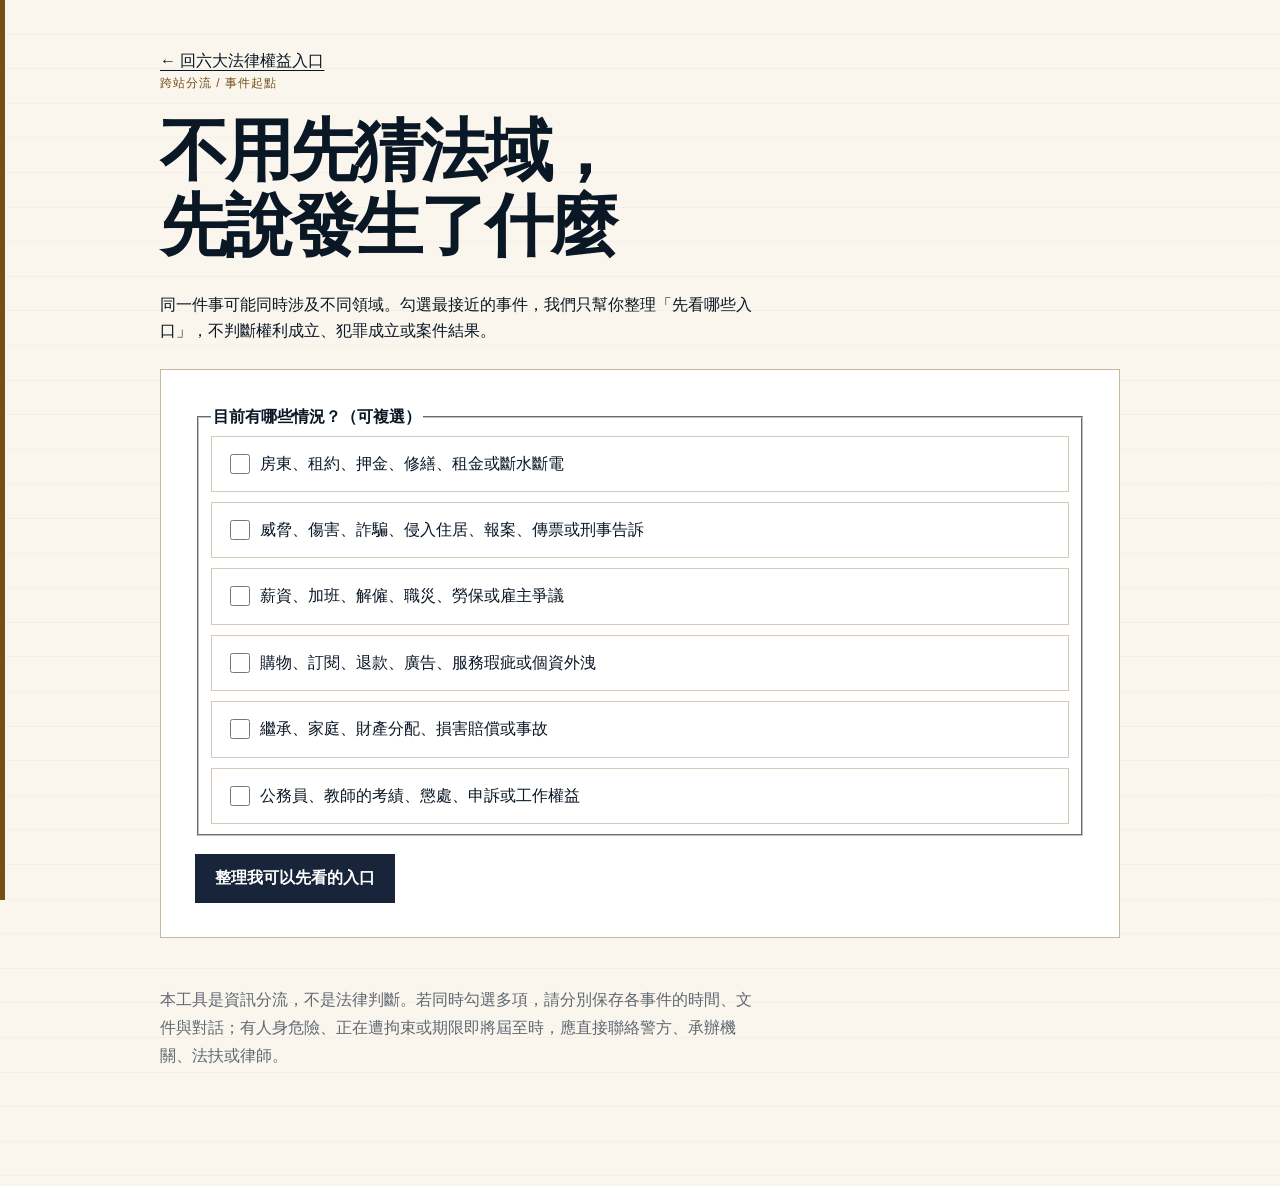
<file: domain-router.html>
<!doctype html>
<html lang="zh-Hant">
<head>
  <meta charset="utf-8"><meta name="viewport" content="width=device-width,initial-scale=1">
  <title>我該從哪個法律入口開始？｜ChouLegal</title>
  <meta name="description" content="不用先知道法律分類，從正在發生的事件找出可能需要查看的一個或多個 ChouLegal 免費法律資訊入口。">
  <link rel="canonical" href="https://people.choulegal.com/domain-router.html">
  <link rel="stylesheet" href="css/choulegal-home.css">
  <style>
    .route-main{width:min(calc(100% - 32px),960px);margin:auto;padding:48px 0 96px}.route-main h1{font:900 clamp(38px,7vw,68px)/1.1 "Noto Serif TC",serif}.route-card{margin-top:24px;padding:clamp(20px,4vw,34px);border:1px solid #c7b89d;background:#fff}.route-options{display:grid;gap:10px}.route-options label{display:grid;grid-template-columns:24px 1fr;gap:10px;padding:14px;border:1px solid #d5c9b7}.route-options input{width:20px;height:20px}.route-main button{margin-top:18px;padding:14px 20px;border:0;background:#17243a;color:#fff;font:700 16px sans-serif}.results{display:grid;gap:12px;margin-top:24px}.result{padding:20px;border-left:5px solid #8b2020;background:#f5efe5}.result a{font-weight:700}.boundary{margin-top:24px;line-height:1.75;color:#5f6872}
  </style>
</head>
<body><main class="route-main" id="main">
  <a href="./">← 回六大法律權益入口</a>
  <p class="section-index">跨站分流 / 事件起點</p>
  <h1>不用先猜法域，先說發生了什麼</h1>
  <p>同一件事可能同時涉及不同領域。勾選最接近的事件，我們只幫你整理「先看哪些入口」，不判斷權利成立、犯罪成立或案件結果。</p>
  <form class="route-card" id="route-form">
    <fieldset><legend><strong>目前有哪些情況？（可複選）</strong></legend><div class="route-options">
      <label><input type="checkbox" value="rental"><span>房東、租約、押金、修繕、租金或斷水斷電</span></label>
      <label><input type="checkbox" value="criminal"><span>威脅、傷害、詐騙、侵入住居、報案、傳票或刑事告訴</span></label>
      <label><input type="checkbox" value="labor"><span>薪資、加班、解僱、職災、勞保或雇主爭議</span></label>
      <label><input type="checkbox" value="consumer"><span>購物、訂閱、退款、廣告、服務瑕疵或個資外洩</span></label>
      <label><input type="checkbox" value="inheritance"><span>繼承、家庭、財產分配、損害賠償或事故</span></label>
      <label><input type="checkbox" value="public"><span>公務員、教師的考績、懲處、申訴或工作權益</span></label>
    </div></fieldset>
    <button type="submit">整理我可以先看的入口</button>
  </form>
  <section class="results" id="results" aria-live="polite"></section>
  <p class="boundary">本工具是資訊分流，不是法律判斷。若同時勾選多項，請分別保存各事件的時間、文件與對話；有人身危險、正在遭拘束或期限即將屆至時，應直接聯絡警方、承辦機關、法扶或律師。</p>
</main>
<script>
const routes={rental:["租屋權益","https://rental.choulegal.com/","先整理租約、押金、點交、通知與水電紀錄。"],criminal:["刑事權益","https://criminal.choulegal.com/","先確認程序身分，保存報案、傳票、筆錄、影像與對話。"],labor:["勞動權益","https://labor.choulegal.com/","先整理勞動契約、薪資、出勤、通知與投保資料。"],consumer:["消費爭議","https://consumer.choulegal.com/","先保存訂單、廣告、契約、付款與客服往來。"],inheritance:["民事與財產","https://inheritance.choulegal.com/","先整理人物關係、財產、契約、時間與損害資料。"],public:["公職教師","https://people.choulegal.com/public-servant.html","先保存處分、送達日期、考績、會議與申訴文件。"]};
document.querySelector("#route-form").addEventListener("submit",e=>{e.preventDefault();const selected=[...e.currentTarget.querySelectorAll("input:checked")].map(i=>i.value);document.querySelector("#results").innerHTML=selected.length?selected.map(k=>{const r=routes[k];return `<article class="result"><h2>${r[0]}</h2><p>${r[2]}</p><a href="${r[1]}">前往${r[0]}平台 →</a></article>`}).join(""):`<article class="result"><h2>還無法分流</h2><p>請至少勾選一個最接近的事件；也可以直接使用下方免費求助入口，請真人協助釐清。</p><a href="https://www.laf.org.tw/">前往法律扶助基金會 ↗</a></article>`});
</script></body></html>
</file>
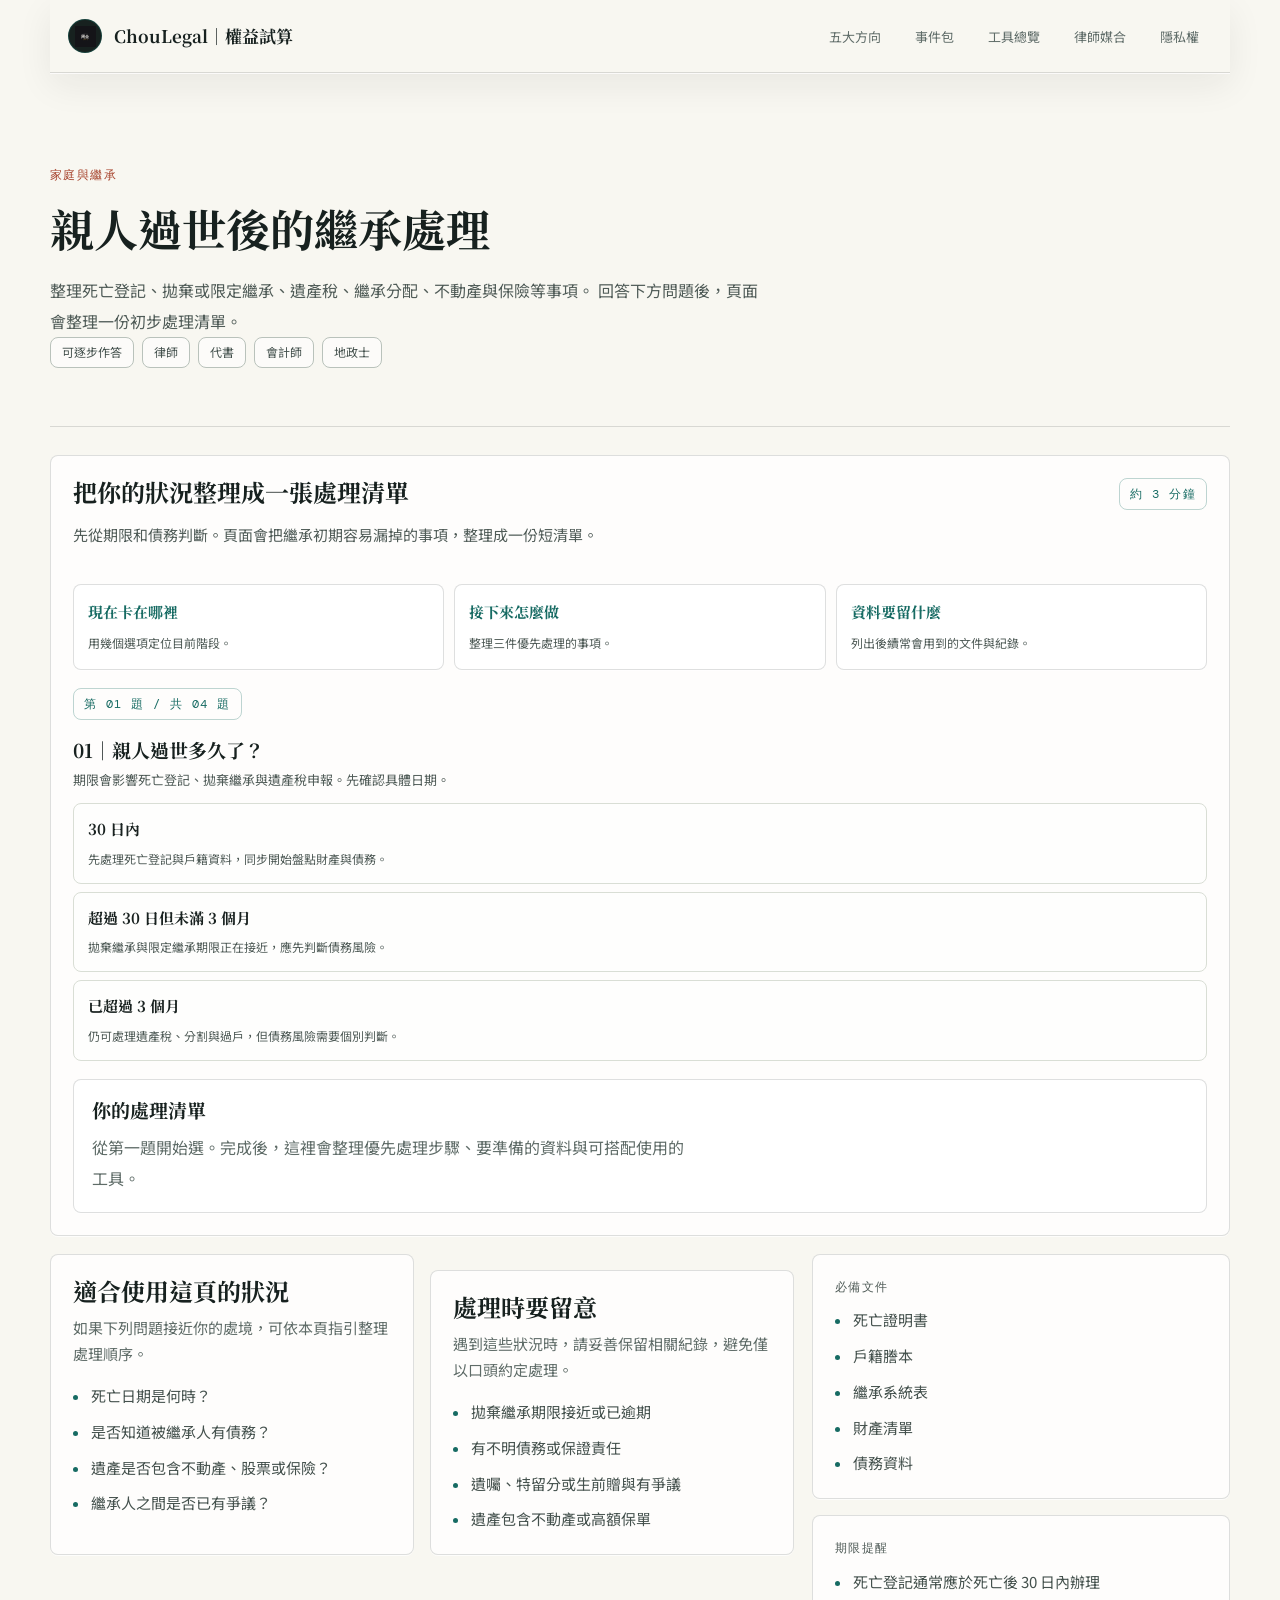
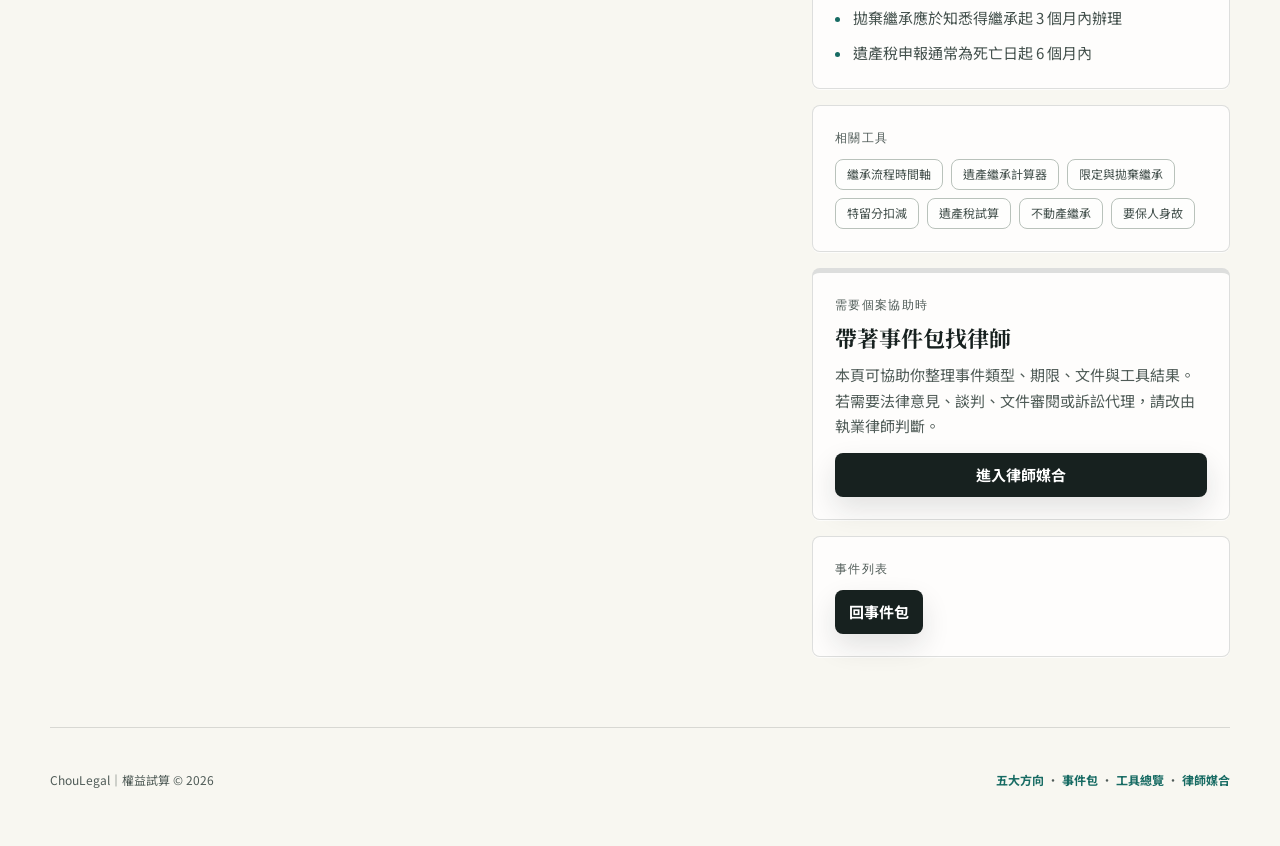
<file: event-kit.html>
<!DOCTYPE html>
<html lang="zh-TW">
<head>
<script defer src="https://static.cloudflareinsights.com/beacon.min.js" data-cf-beacon='{"token":"__CF_TOKEN_PEOPLE__"}'></script>
<script src="js/ga.js" defer></script>
<meta charset="UTF-8">
<link rel="icon" type="image/x-icon" href="favicon.ico">
<link rel="icon" type="image/svg+xml" href="favicon.svg">
<meta name="viewport" content="width=device-width, initial-scale=1.0">
<title>事件包詳情｜ChouLegal 權益試算與查詢</title>
<meta name="description" content="ChouLegal 權益試算與查詢事件包詳情，整理法律事件的適用情境、風險訊號、期限提醒、文件清單、相關工具與下一步。">
<meta name="robots" content="index, follow">
<link rel="canonical" href="https://people.choulegal.com/event-kit.html">
<meta property="og:title" content="事件包詳情｜ChouLegal 權益試算與查詢">
<meta property="og:description" content="ChouLegal 權益試算與查詢事件包詳情，整理法律事件的適用情境、風險訊號、期限提醒、文件清單、相關工具與下一步。">
<meta property="og:type" content="website">
<meta property="og:url" content="https://people.choulegal.com/event-kit.html">
<meta property="og:site_name" content="ChouLegal 權益試算">
<meta property="og:locale" content="zh_TW">
<meta property="og:image" content="https://people.choulegal.com/og-image-20260716-choutech.png">
<meta property="og:image:type" content="image/png">
<meta property="og:image:width" content="1200">
<meta property="og:image:height" content="630">
<meta property="og:image:alt" content="ChouTech 周全科技與 ChouLegal 權益試算五大法律方向入口">
<meta name="twitter:card" content="summary_large_image">
<meta name="twitter:title" content="事件包詳情｜ChouLegal 權益試算與查詢">
<meta name="twitter:description" content="ChouLegal 權益試算與查詢事件包詳情，整理法律事件的適用情境、風險訊號、期限提醒、文件清單、相關工具與下一步。">
<meta name="twitter:image" content="https://people.choulegal.com/og-image-20260716-choutech.png">
<link rel="preconnect" href="https://fonts.googleapis.com" crossorigin>
<link rel="preconnect" href="https://fonts.gstatic.com" crossorigin>
<link href="https://fonts.googleapis.com/css2?family=Noto+Serif+TC:wght@500;700&family=Noto+Sans+TC:wght@400;500;700&family=DM+Mono:wght@400;500&display=swap" rel="stylesheet">
<link rel="stylesheet" href="css/public-pages.css?v=20260719b">
<link rel="stylesheet" href="css/executive-polish.css?v=20260719b">
</head>
<body>
<div class="container">
  <header class="nav">
    <a class="brand" href="./">ChouLegal｜權益試算</a>
    <nav class="nav-links" aria-label="主選單">
      <a href="./">五大方向</a>
      <a href="event-kits.html">事件包</a>
      <a href="tools.html">工具總覽</a>
      <a href="lawyers.html">律師媒合</a>
      <a href="https://choulegal.com/privacy.html" target="_blank" rel="noopener">隱私權</a>
    </nav>
  </header>

  <main id="app" aria-live="polite"></main>

  <footer class="foot">
    <div>ChouLegal｜權益試算 © <span id="year">2026</span></div>
    <div><a href="./">五大方向</a> · <a href="event-kits.html">事件包</a> · <a href="tools.html">工具總覽</a> · <a href="lawyers.html">律師媒合</a></div>
  </footer>
</div>

<script src="js/event-kits-data.js"></script>
<script>
  var year = document.getElementById('year');
  if (year) year.textContent = new Date().getFullYear();

  function escapeHtml(value) {
    return String(value || '').replace(/[&<>"']/g, function (char) {
      return ({ '&': '&amp;', '<': '&lt;', '>': '&gt;', '"': '&quot;', "'": '&#039;' })[char];
    });
  }

  function renderList(items) {
    var safeItems = Array.isArray(items) ? items : [];
    if (!safeItems.length) return '<p class="summary">目前尚未整理資料。</p>';
    return '<ul class="list">' + safeItems.map(function (item) {
      return '<li>' + escapeHtml(item) + '</li>';
    }).join('') + '</ul>';
  }

  function renderTools(tools) {
    if (!tools || !tools.length) return '<p class="summary">目前尚未綁定工具。</p>';
    return '<div class="tool-links">' + tools.map(function (tool) {
      return '<a href="' + escapeHtml(tool.href) + '">' + escapeHtml(tool.label) + '</a>';
    }).join('') + '</div>';
  }

  function takeItems(items, limit) {
    return (items || []).slice(0, limit);
  }

  function renderGuidedFlow(kit) {
    if (!kit.guidedFlow || !kit.guidedFlow.steps || !kit.guidedFlow.steps.length) return '';
    return [
      '<article class="panel guided-panel">',
      '<div class="guide-header">',
      '<div>',
      '<h2>把你的狀況整理成一張處理清單</h2>',
      '<p class="guided-intro">' + escapeHtml(kit.guidedFlow.intro || '依序回答目前狀況，頁面會把下一步、文件與可搭配使用的工具整理成短清單。') + '</p>',
      '</div>',
      '<div class="guide-label">約 3 分鐘</div>',
      '</div>',
      '<div class="guide-promise">',
      '<div class="promise-card"><strong>現在卡在哪裡</strong><span>用幾個選項定位目前階段。</span></div>',
      '<div class="promise-card"><strong>接下來怎麼做</strong><span>整理三件優先處理的事項。</span></div>',
      '<div class="promise-card"><strong>資料要留什麼</strong><span>列出後續常會用到的文件與紀錄。</span></div>',
      '</div>',
      '<div class="flow-progress" id="flowProgress">第 01 題 / 共 ' + String(kit.guidedFlow.steps.length).padStart(2, '0') + ' 題</div>',
      kit.guidedFlow.steps.map(function (step, stepIndex) {
        return [
          '<section class="flow-step" data-flow-step="' + escapeHtml(step.id) + '" data-step-index="' + stepIndex + '">',
          '<h3>' + String(stepIndex + 1).padStart(2, '0') + '｜' + escapeHtml(step.title) + '</h3>',
          '<p>' + escapeHtml(step.prompt) + '</p>',
          '<div class="option-grid">',
          step.options.map(function (option, optionIndex) {
            return [
              '<button class="flow-option" type="button" data-step="' + escapeHtml(step.id) + '" data-option="' + optionIndex + '">',
              '<strong>' + escapeHtml(option.label) + '</strong>',
              '<span>' + escapeHtml(option.note) + '</span>',
              '</button>'
            ].join('');
          }).join(''),
          '</div>',
          '</section>'
        ].join('');
      }).join(''),
      '<div class="flow-result" id="flowResult">',
      '<h3>你的處理清單</h3>',
      '<p class="summary">從第一題開始選。完成後，這裡會整理優先處理步驟、要準備的資料與可搭配使用的工具。</p>',
      '</div>',
      '</article>'
    ].join('');
  }

  function renderKit(kit) {
    document.title = kit.title + '｜ChouLegal 權益試算與查詢';
    var metaDescription = document.querySelector('meta[name="description"]');
    if (metaDescription) metaDescription.setAttribute('content', kit.summary);
    var statusLabel = kit.guidedFlow ? '可逐步作答' : '重點整理';
    var heroSuffix = kit.guidedFlow
      ? '回答下方問題後，頁面會整理一份初步處理清單。'
      : '下方整理適用情境、風險訊號、文件與相關工具。';
    return [
      '<section class="hero">',
      '<div class="eyebrow">' + escapeHtml(kit.category) + '</div>',
      '<h1>' + escapeHtml(kit.title) + '</h1>',
      '<p class="summary">' + escapeHtml(kit.summary) + ' ' + escapeHtml(heroSuffix) + '</p>',
      '<div class="meta-line">',
      '<span class="pill">' + escapeHtml(statusLabel) + '</span>',
      (kit.experts || []).map(function (expert) { return '<span class="pill">' + escapeHtml(expert) + '</span>'; }).join(''),
      '</div>',
      '</section>',
      '<section class="layout">',
      renderGuidedFlow(kit),
      '<div class="supplement-grid">',
      '<article class="panel context-panel"><h2>適合使用這頁的狀況</h2><p class="context-text">如果下列問題接近你的處境，可依本頁指引整理處理順序。</p>' + renderList(takeItems(kit.firstQuestions, 4)) + '</article>',
      '<article class="panel context-panel"><h2>處理時要留意</h2><p class="context-text">遇到這些狀況時，請妥善保留相關紀錄，避免僅以口頭約定處理。</p>' + renderList(takeItems(kit.riskSignals, 4)) + '</article>',
      '</div>',
      '<aside>',
      '<div class="aside-card"><div class="aside-title">必備文件</div>' + renderList(takeItems(kit.documents, 5)) + '</div>',
      '<div class="aside-card"><div class="aside-title">期限提醒</div>' + renderList(takeItems(kit.deadlines, 3)) + '</div>',
      '<div class="aside-card"><div class="aside-title">相關工具</div>' + renderTools(kit.tools) + '</div>',
      '<div class="aside-card lawyer-card"><div class="aside-title">需要個案協助時</div><h2>帶著事件包找律師</h2><p>本頁可協助你整理事件類型、期限、文件與工具結果。若需要法律意見、談判、文件審閱或訴訟代理，請改由執業律師判斷。</p><a class="next-link" href="lawyers.html?event=' + encodeURIComponent(kit.id) + '">進入律師媒合</a></div>',
      '<div class="aside-card"><div class="aside-title">事件列表</div><a class="next-link" href="event-kits.html">回事件包</a></div>',
      '</aside>',
      '</section>'
    ].join('');
  }

  function renderEmpty() {
    return '<section class="empty"><div class="eyebrow">未找到事件</div><h1>找不到這個事件包。</h1><p class="summary">請回到事件包列表重新選擇。</p><p><a class="next-link" style="max-width:260px" href="event-kits.html">回事件包</a></p></section>';
  }

  var params = new URLSearchParams(window.location.search);
  var kitId = params.get('id') || 'inheritance-after-death';
  var kits = window.CHOULEGAL_EVENT_KITS || [];
  var selectedKit = kits.find(function (kit) { return kit.id === kitId; });
  document.getElementById('app').innerHTML = selectedKit && selectedKit.status !== '資料整理中' ? renderKit(selectedKit) : renderEmpty();

  function bindGuidedFlow(kit) {
    if (!kit || !kit.guidedFlow) return;
    var selections = {};
    var buttons = Array.prototype.slice.call(document.querySelectorAll('.flow-option'));
    var steps = Array.prototype.slice.call(document.querySelectorAll('.flow-step'));

    function updateStepState() {
      var firstOpenIndex = kit.guidedFlow.steps.findIndex(function (step) {
        return typeof selections[step.id] !== 'number';
      });
      var activeIndex = firstOpenIndex === -1 ? kit.guidedFlow.steps.length - 1 : firstOpenIndex;
      steps.forEach(function (stepEl, stepIndex) {
        var locked = stepIndex > activeIndex;
        stepEl.classList.toggle('locked', locked);
        Array.prototype.slice.call(stepEl.querySelectorAll('.flow-option')).forEach(function (button) {
          button.disabled = locked;
        });
      });
      var progress = document.getElementById('flowProgress');
      if (progress) {
        progress.textContent = firstOpenIndex === -1
          ? '已完成'
          : '第 ' + String(activeIndex + 1).padStart(2, '0') + ' 題 / 共 ' + String(kit.guidedFlow.steps.length).padStart(2, '0') + ' 題';
      }
    }

    buttons.forEach(function (button) {
      button.addEventListener('click', function () {
        if (button.disabled) return;
        var stepId = button.getAttribute('data-step');
        var optionIndex = Number(button.getAttribute('data-option'));
        selections[stepId] = optionIndex;
        buttons
          .filter(function (candidate) { return candidate.getAttribute('data-step') === stepId; })
          .forEach(function (candidate) { candidate.classList.remove('active'); });
        button.classList.add('active');
        updateStepState();
        renderFlowResult(kit, selections);
      });
    });
    updateStepState();
  }

  function renderFlowResult(kit, selections) {
    var result = document.getElementById('flowResult');
    if (!result) return;
    var selectedOptions = kit.guidedFlow.steps
      .map(function (step) {
        var optionIndex = selections[step.id];
        return typeof optionIndex === 'number' ? step.options[optionIndex] : null;
      })
      .filter(Boolean);
    if (!selectedOptions.length) return;
    function collect(field) {
      return selectedOptions.reduce(function (items, option) {
        (option[field] || []).forEach(function (item) {
          if (!items.includes(item)) items.push(item);
        });
        return items;
      }, []);
    }
    var flags = selectedOptions.reduce(function (items, option) {
      (option.flags || []).forEach(function (flag) {
        if (!items.includes(flag)) items.push(flag);
      });
      return items;
    }, []);
    var actions = collect('actions');
    var documents = collect('documents');
    var toolKeys = collect('toolKeys').concat(kit.guidedFlow.recommendedTools || []);
    var recommendedTools = (kit.tools || []).filter(function (tool) {
      return toolKeys.some(function (key) { return tool.href.indexOf('/' + key + '.html') !== -1; });
    });
    var answeredCount = selectedOptions.length;
    var totalCount = kit.guidedFlow.steps.length;
    var currentOption = selectedOptions[selectedOptions.length - 1];
    function firstItems(items, limit) {
      return items.slice(0, limit);
    }
    function prioritizedItems(field, fallbackItems) {
      var items = [];
      function add(item) {
        if (!items.includes(item)) items.push(item);
      }
      (currentOption[field] || []).forEach(add);
      selectedOptions.slice(0, -1).forEach(function (option) {
        (option[field] || []).forEach(add);
      });
      (fallbackItems || []).forEach(add);
      return items;
    }
    var nextPrompt = answeredCount < totalCount
      ? '接著回答「' + kit.guidedFlow.steps[answeredCount].title + '」。'
      : '初步分流完成。將資料整理妥當後，可使用工具估算或準備尋求諮詢。';
    var visibleActions = firstItems(prioritizedItems('actions', selectedOptions.map(function (option) { return option.note; })), 3);
    var visibleDocuments = firstItems(prioritizedItems('documents', kit.documents), 6);
    var visibleFlags = firstItems(flags, 4);
    var visibleTools = firstItems(recommendedTools.length ? recommendedTools : kit.tools, 3);
    result.innerHTML = [
      '<h3>下一步怎麼做</h3>',
      '<p class="summary">' + escapeHtml(currentOption.note) + ' ' + escapeHtml(nextPrompt) + '</p>',
      visibleFlags.length ? '<div class="flow-tags">' + visibleFlags.map(function (flag) { return '<span>' + escapeHtml(flag) + '</span>'; }).join('') + '</div>' : '',
      '<div class="flow-result-grid">',
      '<section class="flow-section"><h4>建議優先採取的行動</h4>' + renderList(visibleActions) + '</section>',
      '<section class="flow-section"><h4>應備資料</h4>' + renderList(visibleDocuments) + '</section>',
      '</div>',
      '<p class="flow-note">若申辦期限將至、有人催促簽署文件，或金額與責任歸屬尚未釐清，請妥善保留相關紀錄，再決定是否使用工具估算或諮詢專業人士。</p>',
      '<div style="margin-top:16px">',
      '<div class="aside-title">建議工具</div>',
      renderTools(visibleTools),
      '</div>'
    ].join('');
  }

  bindGuidedFlow(selectedKit);
</script>
</body>
</html>
</file>
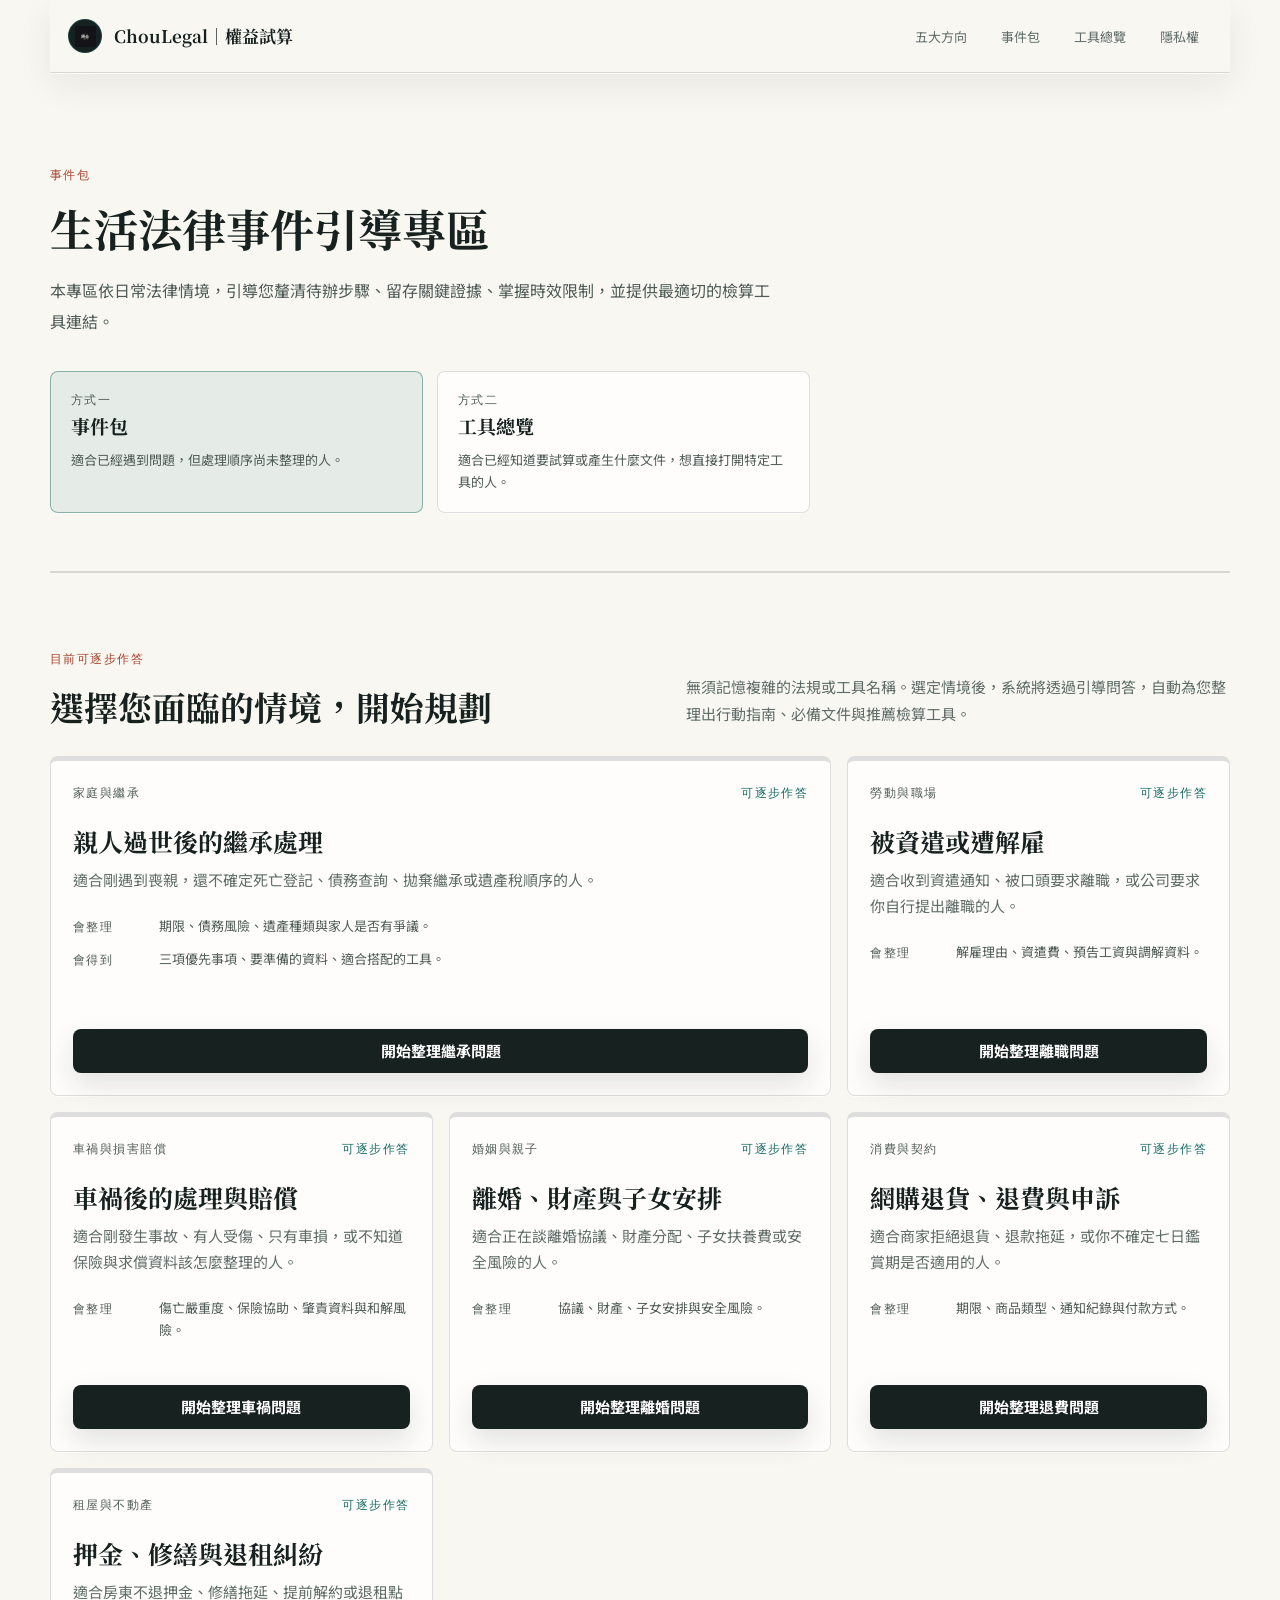
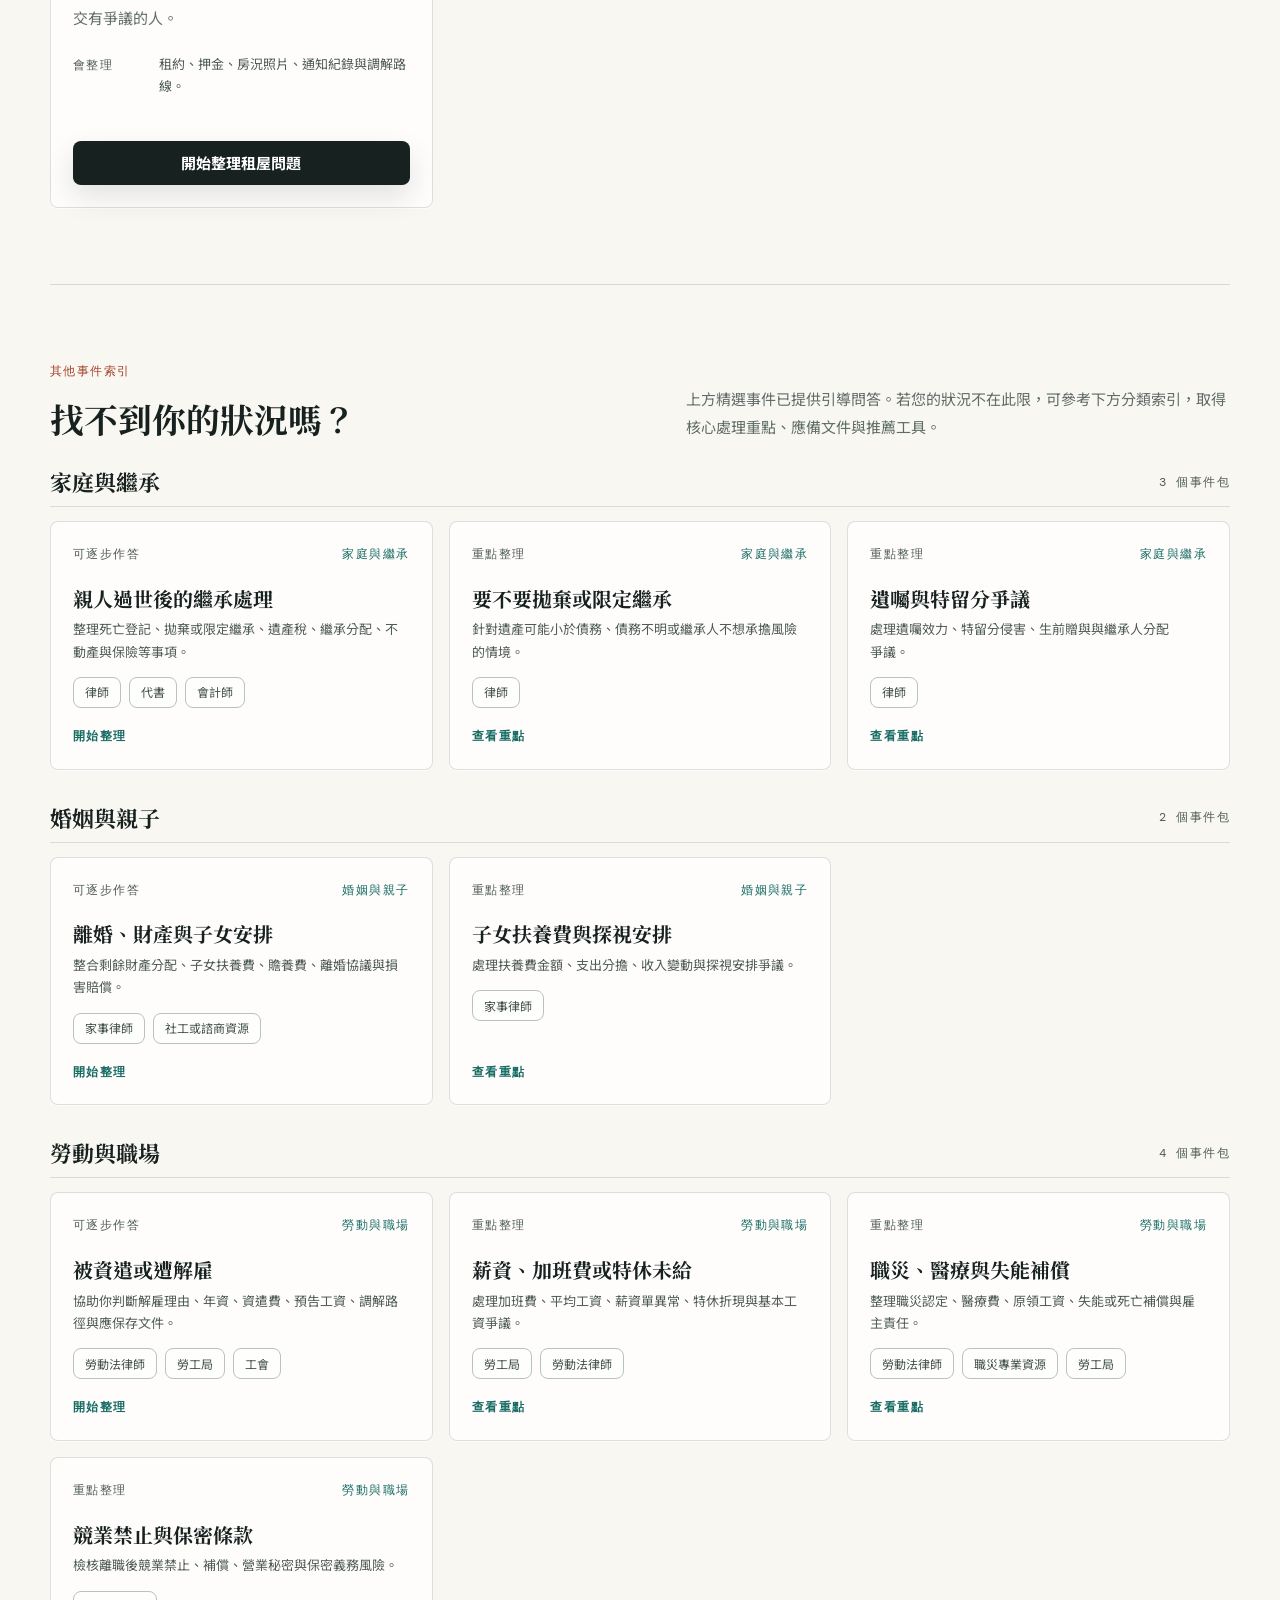
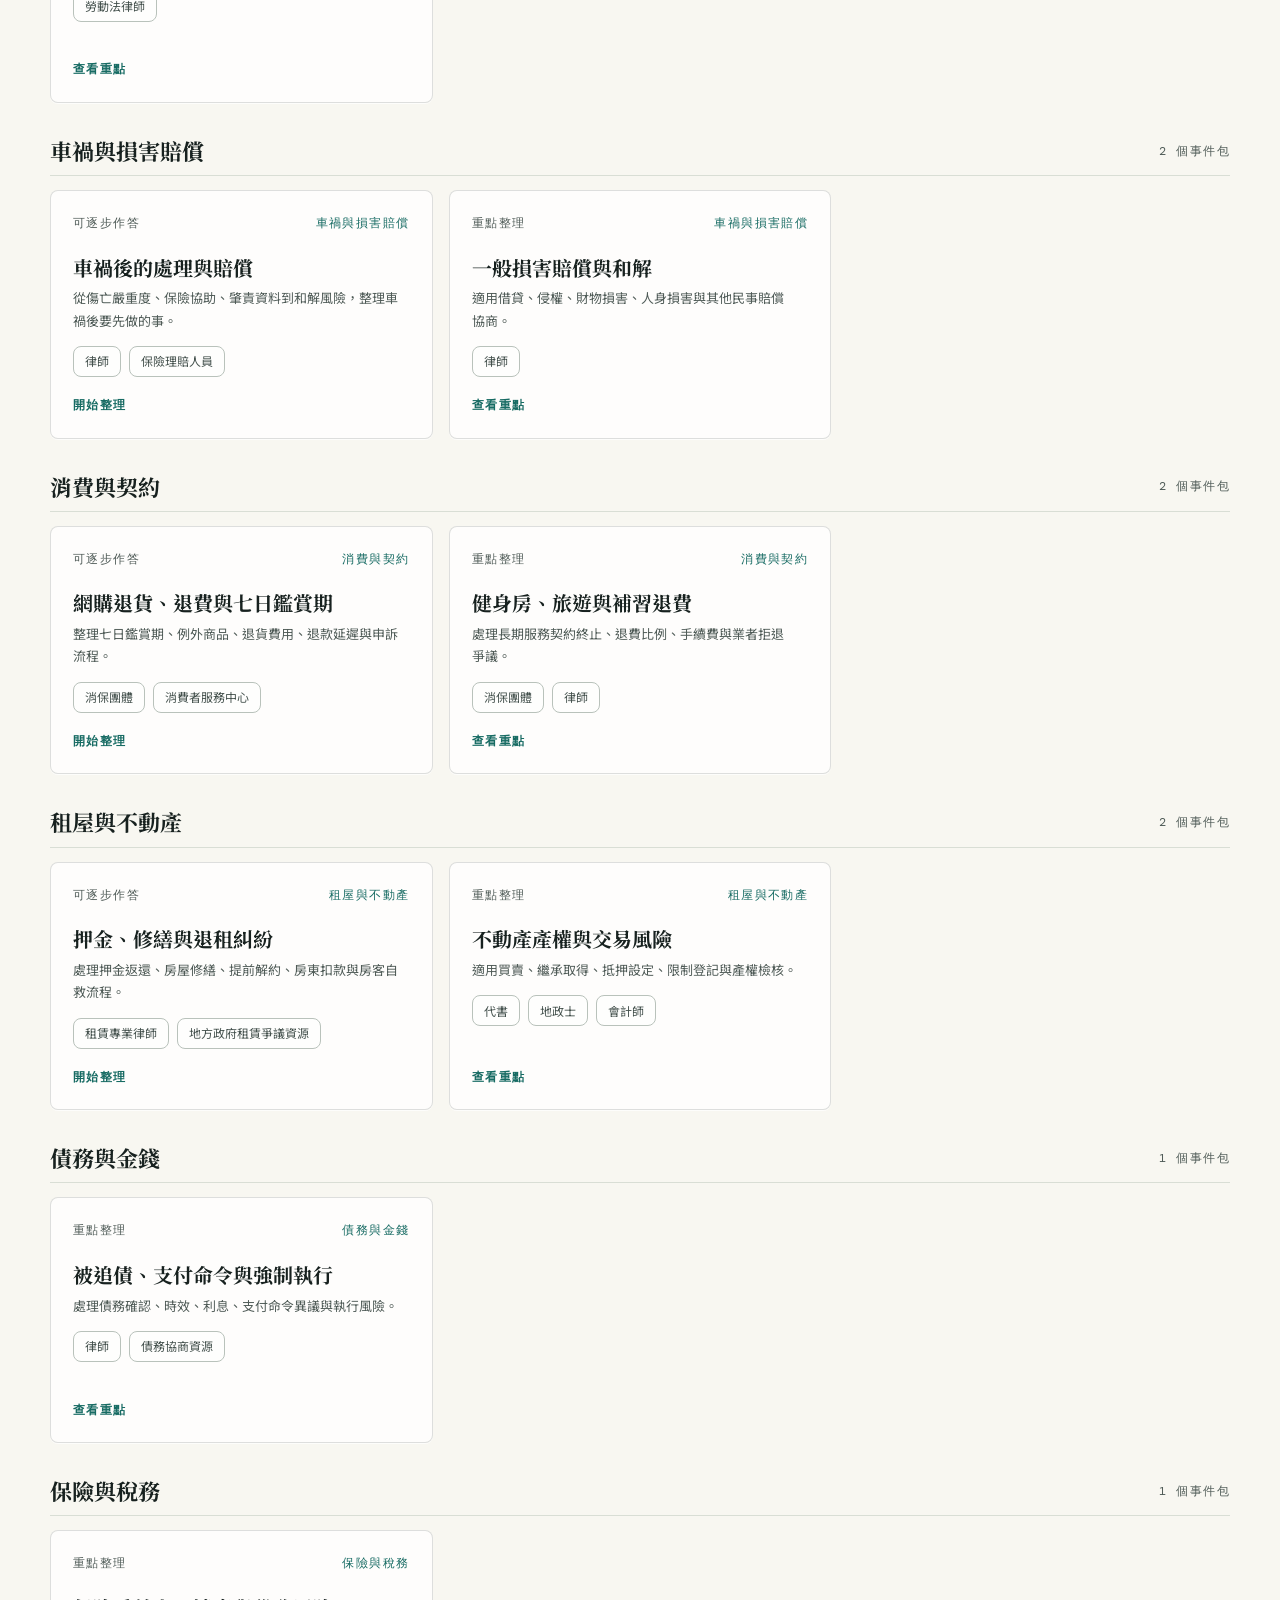
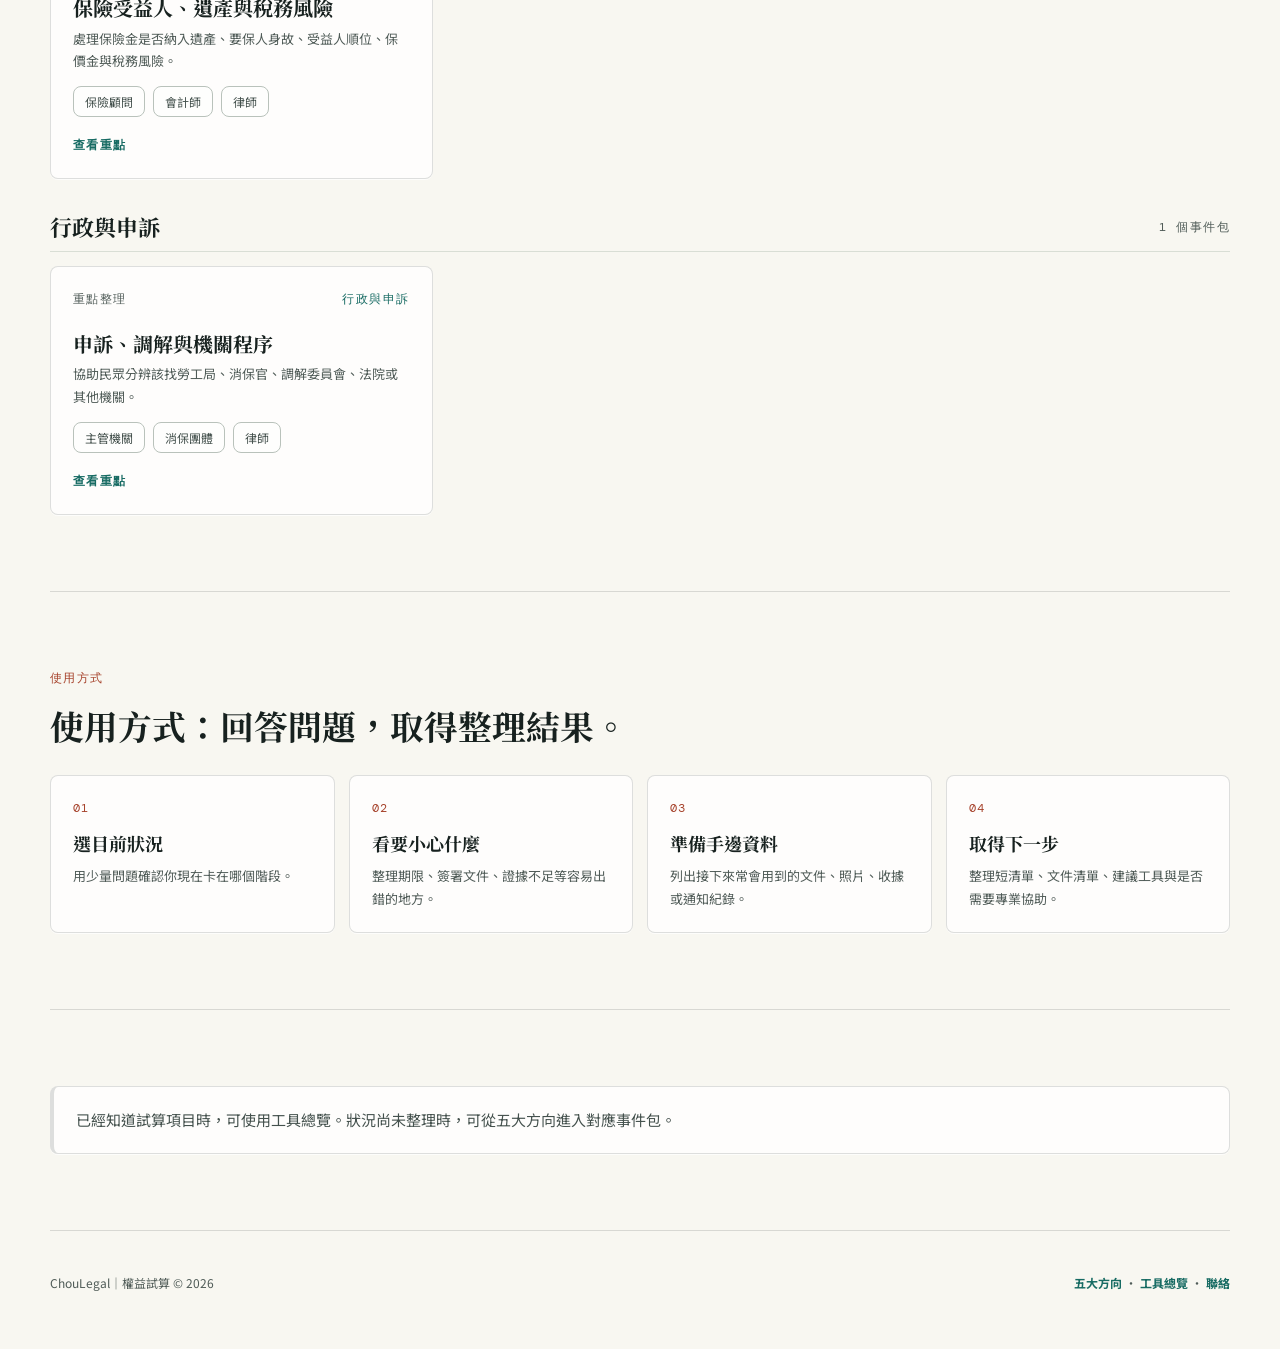
<file: event-kits.html>
<!DOCTYPE html>
<html lang="zh-TW">
<head>
<script defer src="https://static.cloudflareinsights.com/beacon.min.js" data-cf-beacon='{"token":"__CF_TOKEN_PEOPLE__"}'></script>
<script src="js/ga.js" defer></script>
<meta charset="UTF-8">
<link rel="icon" type="image/x-icon" href="favicon.ico">
<link rel="icon" type="image/svg+xml" href="favicon.svg">
<meta name="viewport" content="width=device-width, initial-scale=1.0">
<title>事件包｜ChouLegal 權益試算與查詢</title>
<meta name="description" content="ChouLegal 權益試算與查詢事件包，依親人過世、遭資遣、車禍、離婚財產、消費爭議與租屋糾紛等事件，整理待辦事項、文件清單、期限提醒與可搭配使用的工具。">
<meta name="robots" content="index, follow">
<link rel="canonical" href="https://people.choulegal.com/event-kits.html">
<meta property="og:title" content="事件包｜ChouLegal 權益試算與查詢">
<meta property="og:description" content="ChouLegal 權益試算與查詢事件包，依親人過世、遭資遣、車禍、離婚財產、消費爭議與租屋糾紛等事件，整理待辦事項、文件清單、期限提醒與可搭配使用的工具。">
<meta property="og:type" content="website">
<meta property="og:url" content="https://people.choulegal.com/event-kits.html">
<meta property="og:site_name" content="ChouLegal 權益試算">
<meta property="og:locale" content="zh_TW">
<meta property="og:image" content="https://people.choulegal.com/og-image-20260716-choutech.png">
<meta property="og:image:type" content="image/png">
<meta property="og:image:width" content="1200">
<meta property="og:image:height" content="630">
<meta property="og:image:alt" content="ChouTech 周全科技與 ChouLegal 權益試算五大法律方向入口">
<meta name="twitter:card" content="summary_large_image">
<meta name="twitter:title" content="事件包｜ChouLegal 權益試算與查詢">
<meta name="twitter:description" content="ChouLegal 權益試算與查詢事件包，依親人過世、遭資遣、車禍、離婚財產、消費爭議與租屋糾紛等事件，整理待辦事項、文件清單、期限提醒與可搭配使用的工具。">
<meta name="twitter:image" content="https://people.choulegal.com/og-image-20260716-choutech.png">
<link rel="preconnect" href="https://fonts.googleapis.com" crossorigin>
<link rel="preconnect" href="https://fonts.gstatic.com" crossorigin>
<link href="https://fonts.googleapis.com/css2?family=Noto+Serif+TC:wght@500;700&family=Noto+Sans+TC:wght@400;500;700&family=DM+Mono:wght@400;500&display=swap" rel="stylesheet">
<link rel="stylesheet" href="css/public-pages.css?v=20260719b">
<link rel="stylesheet" href="css/executive-polish.css?v=20260719b">
</head>
<body>
<div class="container">
  <header class="nav">
    <a class="brand" href="./">ChouLegal｜權益試算</a>
    <nav class="nav-links" aria-label="主選單">
      <a href="./">五大方向</a>
      <a href="event-kits.html">事件包</a>
      <a href="tools.html">工具總覽</a>
      <a href="https://choulegal.com/privacy.html" target="_blank" rel="noopener">隱私權</a>
    </nav>
  </header>

  <main>
    <section class="hero">
      <div class="eyebrow">事件包</div>
      <h1>生活法律事件引導專區</h1>
      <p>本專區依日常法律情境，引導您釐清待辦步驟、留存關鍵證據、掌握時效限制，並提供最適切的檢算工具連結。</p>
      <div class="switcher" aria-label="使用方式選擇">
        <a class="switch-card active" href="event-kits.html">
          <div class="switch-kicker">方式一</div>
          <div class="switch-title">事件包</div>
          <div class="switch-text">適合已經遇到問題，但處理順序尚未整理的人。</div>
        </a>
        <a class="switch-card" href="tools.html">
          <div class="switch-kicker">方式二</div>
          <div class="switch-title">工具總覽</div>
          <div class="switch-text">適合已經知道要試算或產生什麼文件，想直接打開特定工具的人。</div>
        </a>
      </div>
    </section>

    <section class="section" id="kits">
      <div class="section-head">
        <div>
          <div class="eyebrow">目前可逐步作答</div>
          <h2>選擇您面臨的情境，開始規劃</h2>
        </div>
        <p class="section-desc">無須記憶複雜的法規或工具名稱。選定情境後，系統將透過引導問答，自動為您整理出行動指南、必備文件與推薦檢算工具。</p>
      </div>

      <div class="kit-grid">
        <a class="kit primary" href="event-kit.html?id=inheritance-after-death">
          <div class="kit-status"><span>家庭與繼承</span><strong>可逐步作答</strong></div>
          <h3>親人過世後的繼承處理</h3>
          <p class="kit-summary">適合剛遇到喪親，還不確定死亡登記、債務查詢、拋棄繼承或遺產稅順序的人。</p>
          <div class="kit-meta">
            <div class="meta-row"><div class="meta-label">會整理</div><div>期限、債務風險、遺產種類與家人是否有爭議。</div></div>
            <div class="meta-row"><div class="meta-label">會得到</div><div>三項優先事項、要準備的資料、適合搭配的工具。</div></div>
          </div>
          <div class="start-link">開始整理繼承問題</div>
        </a>

        <a class="kit" href="event-kit.html?id=dismissal-or-severance">
          <div class="kit-status"><span>勞動與職場</span><strong>可逐步作答</strong></div>
          <h3>被資遣或遭解雇</h3>
          <p class="kit-summary">適合收到資遣通知、被口頭要求離職，或公司要求你自行提出離職的人。</p>
          <div class="kit-meta">
            <div class="meta-row"><div class="meta-label">會整理</div><div>解雇理由、資遣費、預告工資與調解資料。</div></div>
          </div>
          <div class="start-link">開始整理離職問題</div>
        </a>

        <a class="kit" href="event-kit.html?id=traffic-accident-compensation">
          <div class="kit-status"><span>車禍與損害賠償</span><strong>可逐步作答</strong></div>
          <h3>車禍後的處理與賠償</h3>
          <p class="kit-summary">適合剛發生事故、有人受傷、只有車損，或不知道保險與求償資料該怎麼整理的人。</p>
          <div class="kit-meta">
            <div class="meta-row"><div class="meta-label">會整理</div><div>傷亡嚴重度、保險協助、肇責資料與和解風險。</div></div>
          </div>
          <div class="start-link">開始整理車禍問題</div>
        </a>

        <a class="kit" href="event-kit.html?id=divorce-property-and-children">
          <div class="kit-status"><span>婚姻與親子</span><strong>可逐步作答</strong></div>
          <h3>離婚、財產與子女安排</h3>
          <p class="kit-summary">適合正在談離婚協議、財產分配、子女扶養費或安全風險的人。</p>
          <div class="kit-meta">
            <div class="meta-row"><div class="meta-label">會整理</div><div>協議、財產、子女安排與安全風險。</div></div>
          </div>
          <div class="start-link">開始整理離婚問題</div>
        </a>

        <a class="kit" href="event-kit.html?id=online-shopping-refund">
          <div class="kit-status"><span>消費與契約</span><strong>可逐步作答</strong></div>
          <h3>網購退貨、退費與申訴</h3>
          <p class="kit-summary">適合商家拒絕退貨、退款拖延，或你不確定七日鑑賞期是否適用的人。</p>
          <div class="kit-meta">
            <div class="meta-row"><div class="meta-label">會整理</div><div>期限、商品類型、通知紀錄與付款方式。</div></div>
          </div>
          <div class="start-link">開始整理退費問題</div>
        </a>

        <a class="kit" href="event-kit.html?id=rental-deposit-repair">
          <div class="kit-status"><span>租屋與不動產</span><strong>可逐步作答</strong></div>
          <h3>押金、修繕與退租糾紛</h3>
          <p class="kit-summary">適合房東不退押金、修繕拖延、提前解約或退租點交有爭議的人。</p>
          <div class="kit-meta">
            <div class="meta-row"><div class="meta-label">會整理</div><div>租約、押金、房況照片、通知紀錄與調解路線。</div></div>
          </div>
          <div class="start-link">開始整理租屋問題</div>
        </a>
      </div>
    </section>

    <section class="section">
      <div class="section-head">
        <div>
          <div class="eyebrow">其他事件索引</div>
          <h2>找不到你的狀況嗎？</h2>
        </div>
        <p class="section-desc">上方精選事件已提供引導問答。若您的狀況不在此限，可參考下方分類索引，取得核心處理重點、應備文件與推薦工具。</p>
      </div>
      <div id="allKitGrid" class="all-kit-grid" aria-live="polite"></div>
    </section>

    <section class="section">
      <div class="section-head">
        <div>
          <div class="eyebrow">使用方式</div>
          <h2>使用方式：回答問題，取得整理結果。</h2>
        </div>
      </div>
      <div class="steps">
        <div class="step">
          <div class="step-num">01</div>
          <h3>選目前狀況</h3>
          <p>用少量問題確認你現在卡在哪個階段。</p>
        </div>
        <div class="step">
          <div class="step-num">02</div>
          <h3>看要小心什麼</h3>
          <p>整理期限、簽署文件、證據不足等容易出錯的地方。</p>
        </div>
        <div class="step">
          <div class="step-num">03</div>
          <h3>準備手邊資料</h3>
          <p>列出接下來常會用到的文件、照片、收據或通知紀錄。</p>
        </div>
        <div class="step">
          <div class="step-num">04</div>
          <h3>取得下一步</h3>
          <p>整理短清單、文件清單、建議工具與是否需要專業協助。</p>
        </div>
      </div>
    </section>

    <section class="section">
      <div class="note">已經知道試算項目時，可使用工具總覽。狀況尚未整理時，可從五大方向進入對應事件包。</div>
    </section>
  </main>

  <footer class="foot">
    <div>ChouLegal｜權益試算 © <span id="year">2026</span></div>
    <div><a href="./">五大方向</a> · <a href="tools.html">工具總覽</a> · <a href="mailto:businessjoechou@gmail.com">聯絡</a></div>
  </footer>
</div>
<script src="js/event-kits-data.js"></script>
<script>
  var year = document.getElementById('year');
  if (year) year.textContent = new Date().getFullYear();

  function escapeHtml(value) {
    return String(value || '').replace(/[&<>"']/g, function (char) {
      return ({ '&': '&amp;', '<': '&lt;', '>': '&gt;', '"': '&quot;', "'": '&#039;' })[char];
    });
  }

  function groupKitsByCategory(kits) {
    return kits.reduce(function (groups, kit) {
      if (!groups[kit.category]) groups[kit.category] = [];
      groups[kit.category].push(kit);
      return groups;
    }, {});
  }

  function renderCompactKit(kit) {
    var statusLabel = kit.guidedFlow ? '可逐步作答' : '重點整理';
    var expertTags = (kit.experts || []).slice(0, 3).map(function (expert) {
      return '<span>' + escapeHtml(expert) + '</span>';
    }).join('');
    return [
      '<a class="compact-kit" href="event-kit.html?id=' + encodeURIComponent(kit.id) + '">',
      '<div class="kit-status"><span>' + escapeHtml(statusLabel) + '</span><strong>' + escapeHtml(kit.category) + '</strong></div>',
      '<h4>' + escapeHtml(kit.title) + '</h4>',
      '<p>' + escapeHtml(kit.summary) + '</p>',
      '<div class="compact-meta">' + expertTags + '</div>',
      '<div class="compact-action">' + (kit.guidedFlow ? '開始整理' : '查看重點') + '</div>',
      '</a>'
    ].join('');
  }

  function renderAllKits() {
    var mount = document.getElementById('allKitGrid');
    var kits = (window.CHOULEGAL_EVENT_KITS || []).filter(function (kit) {
      return kit.status !== '資料整理中';
    });
    if (!mount || !kits.length) return;
    var groups = groupKitsByCategory(kits);
    mount.innerHTML = Object.keys(groups).map(function (category) {
      return [
        '<section class="category-band">',
        '<div class="category-title"><h3>' + escapeHtml(category) + '</h3><span>' + groups[category].length + ' 個事件包</span></div>',
        '<div class="compact-grid">',
        groups[category].map(renderCompactKit).join(''),
        '</div>',
        '</section>'
      ].join('');
    }).join('');
  }

  renderAllKits();
</script>
</body>
</html>
</file>
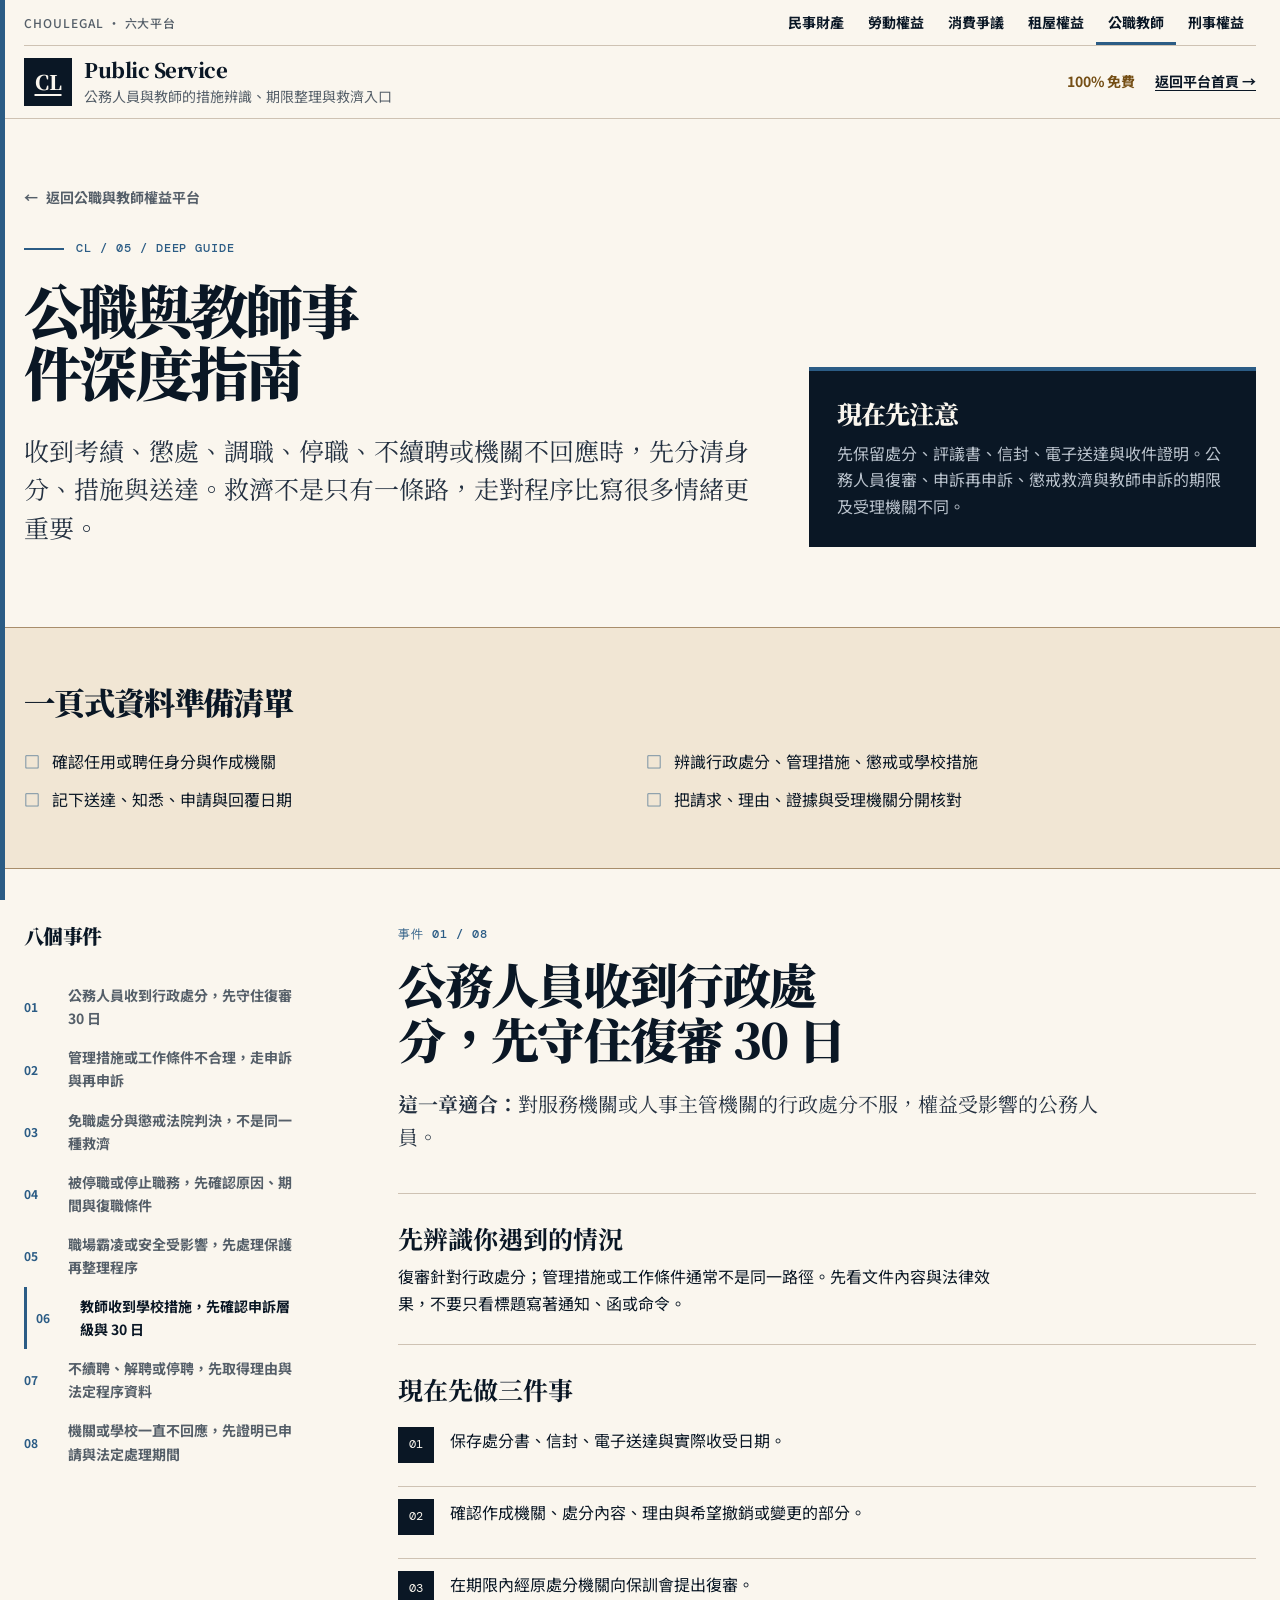
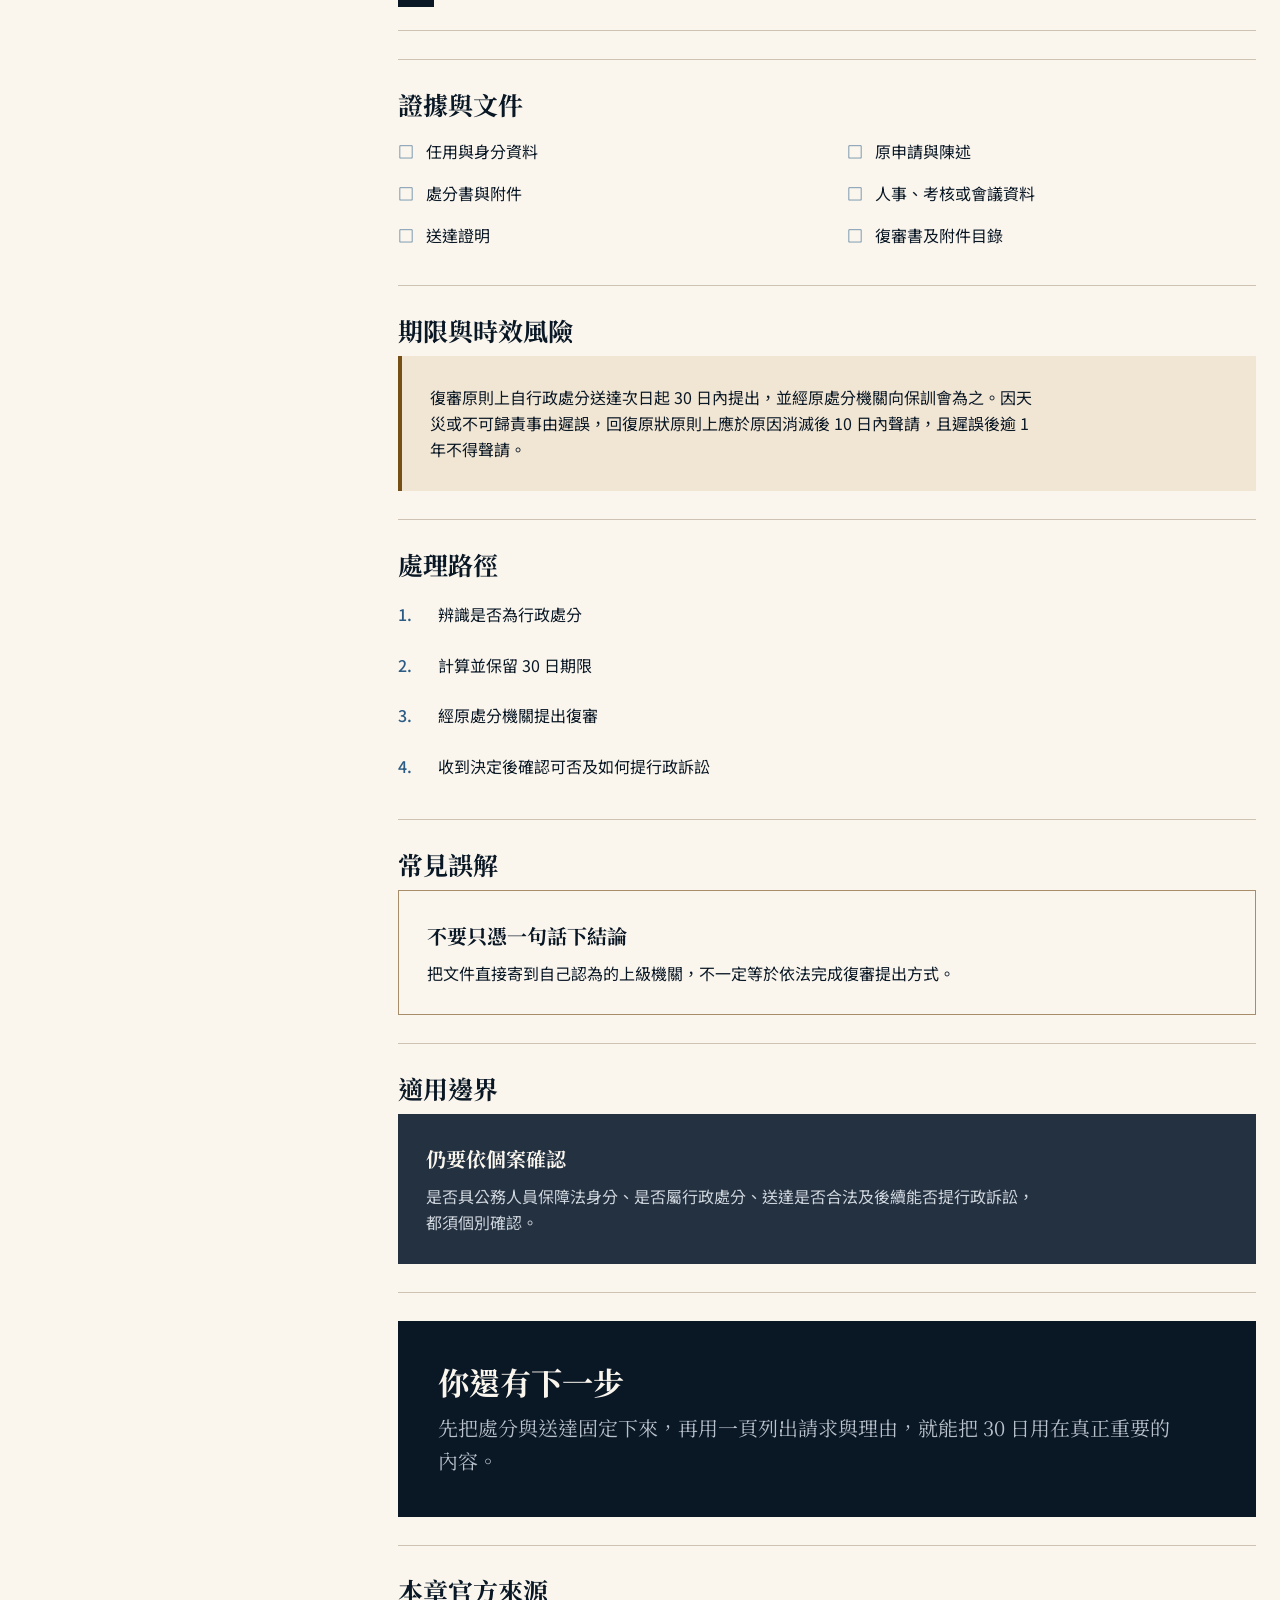
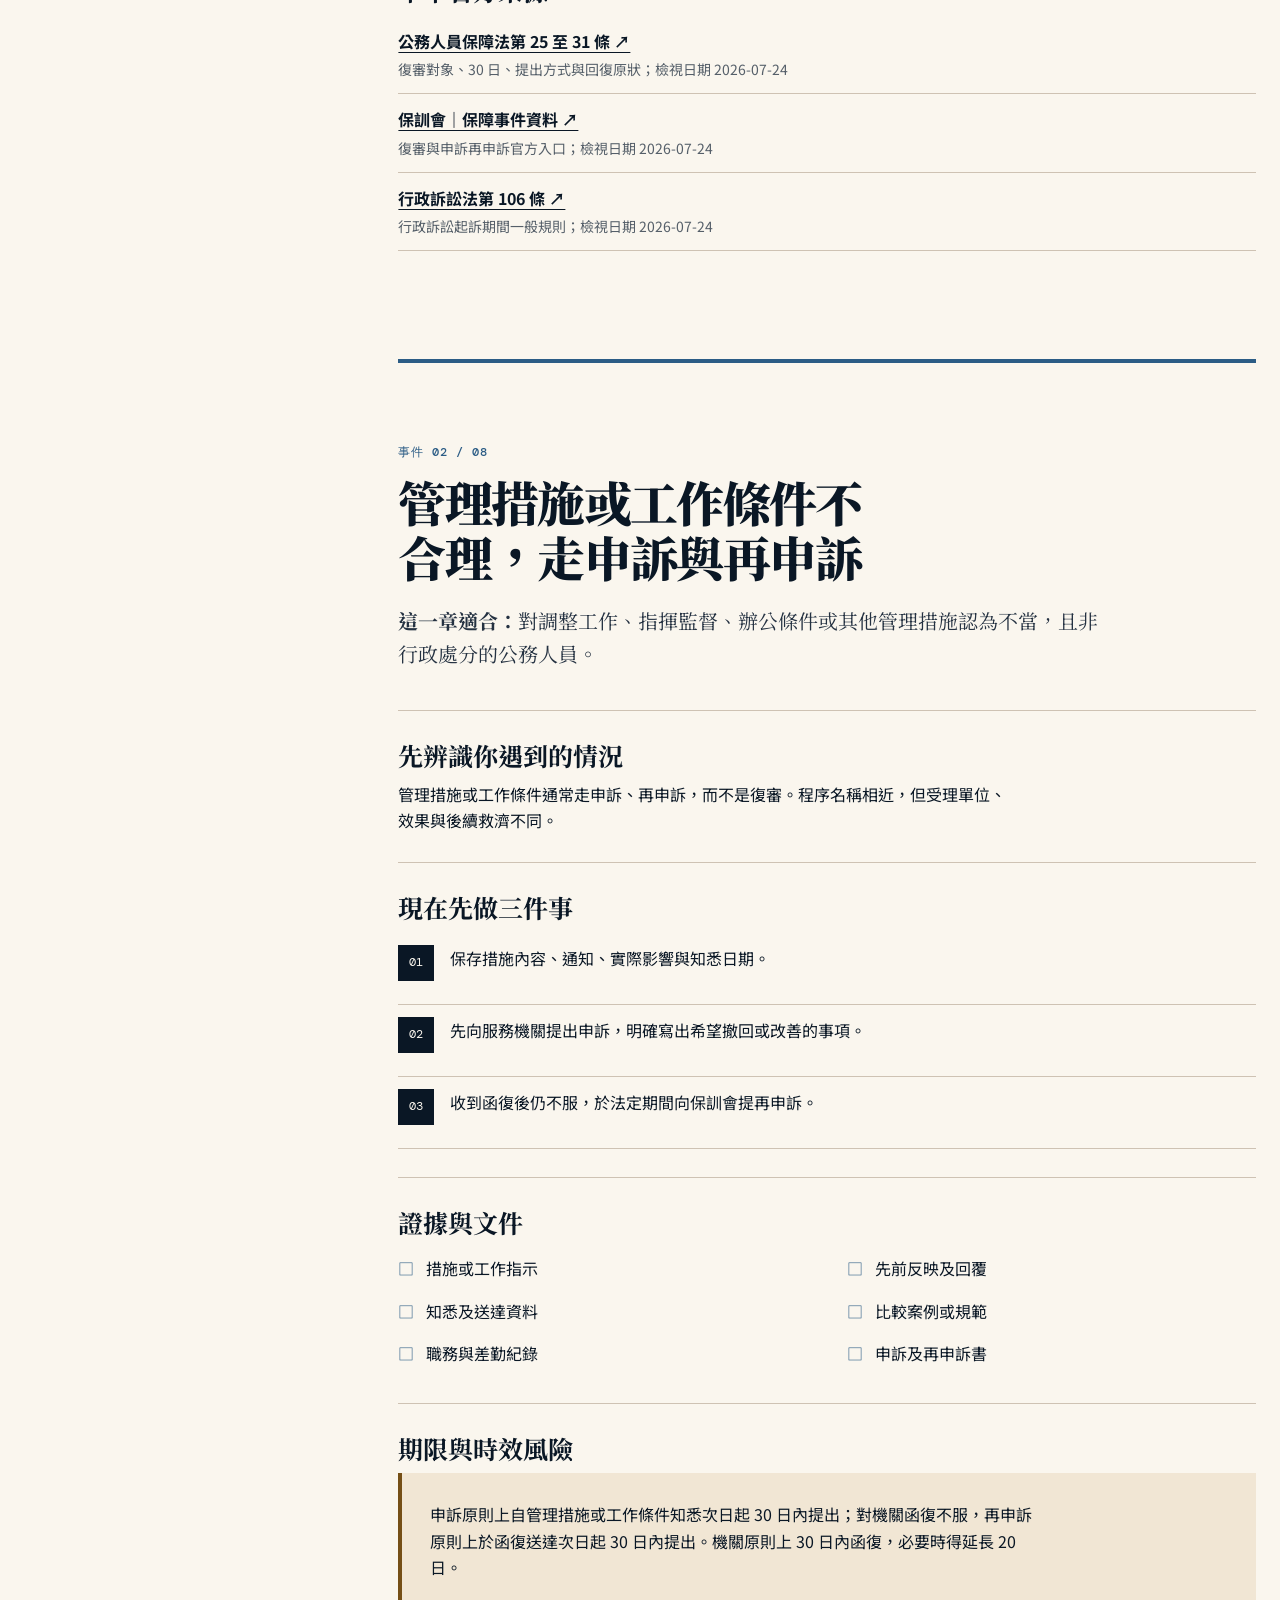
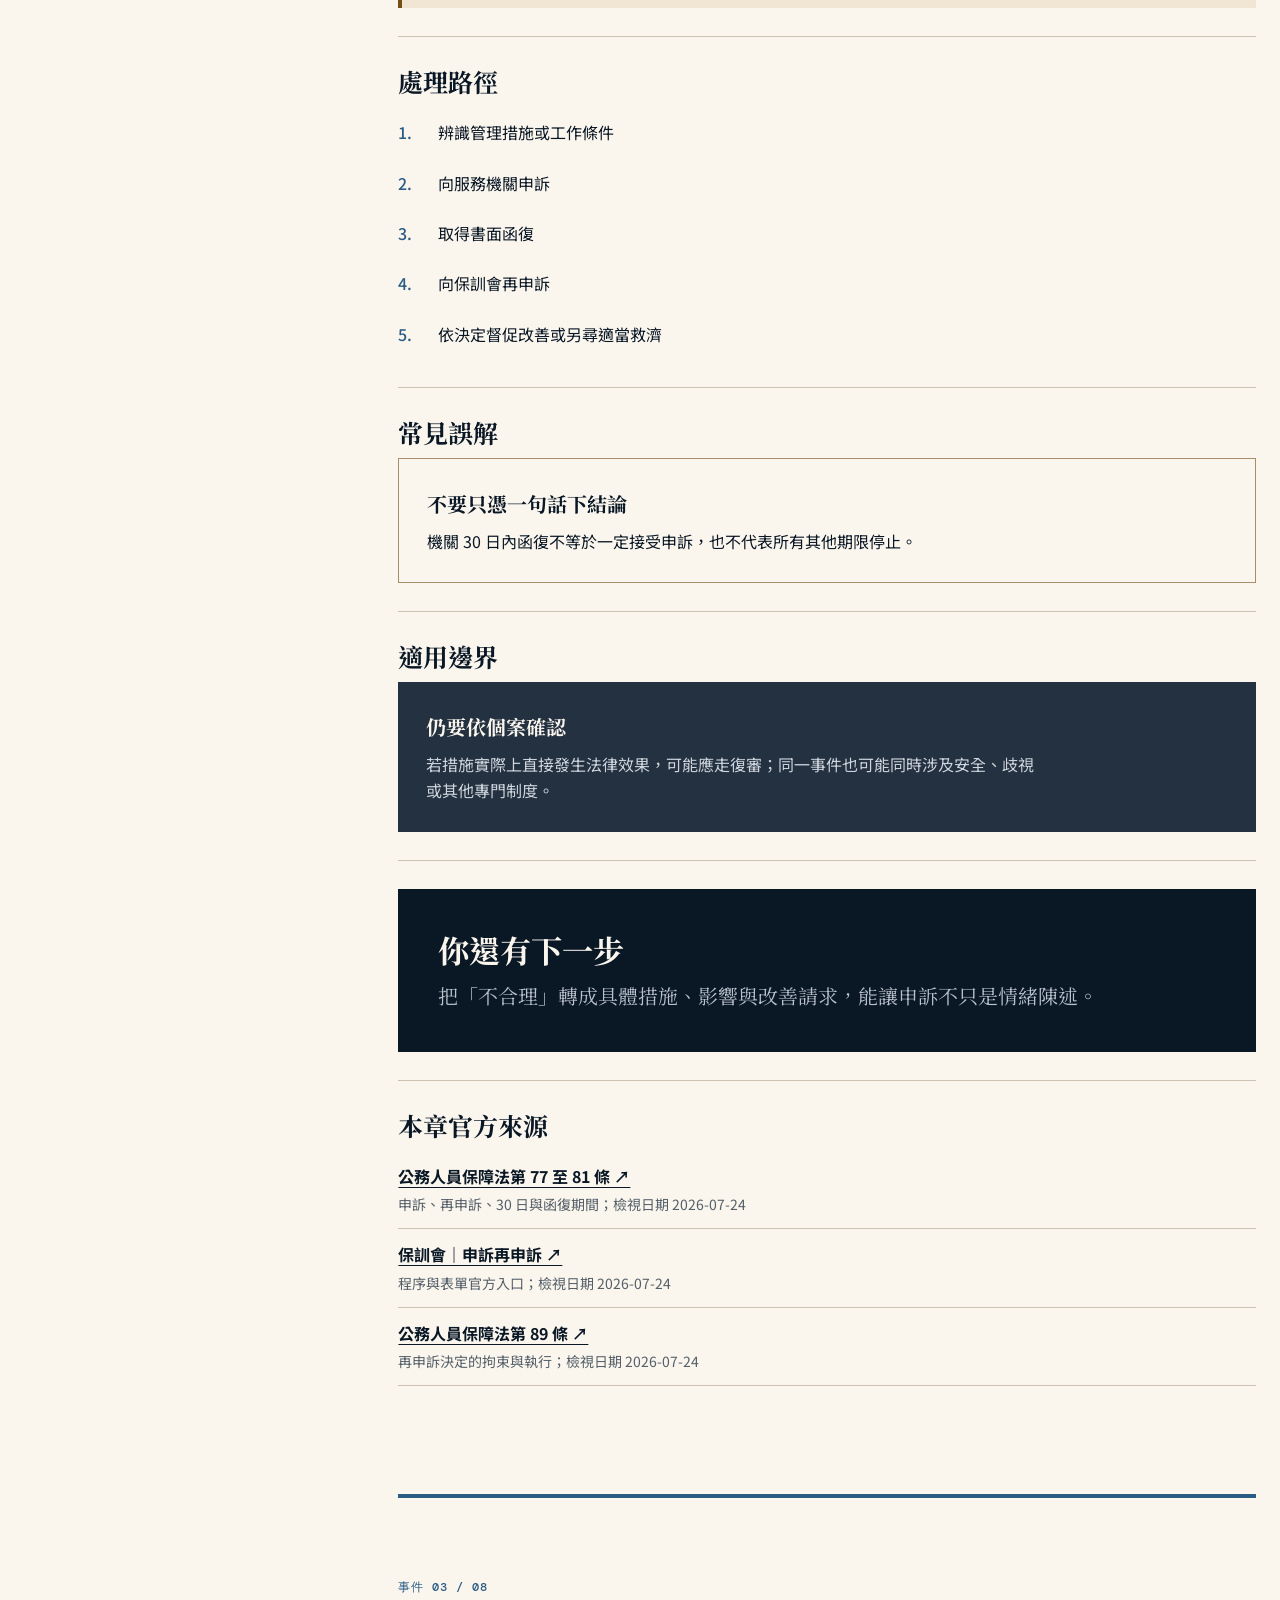
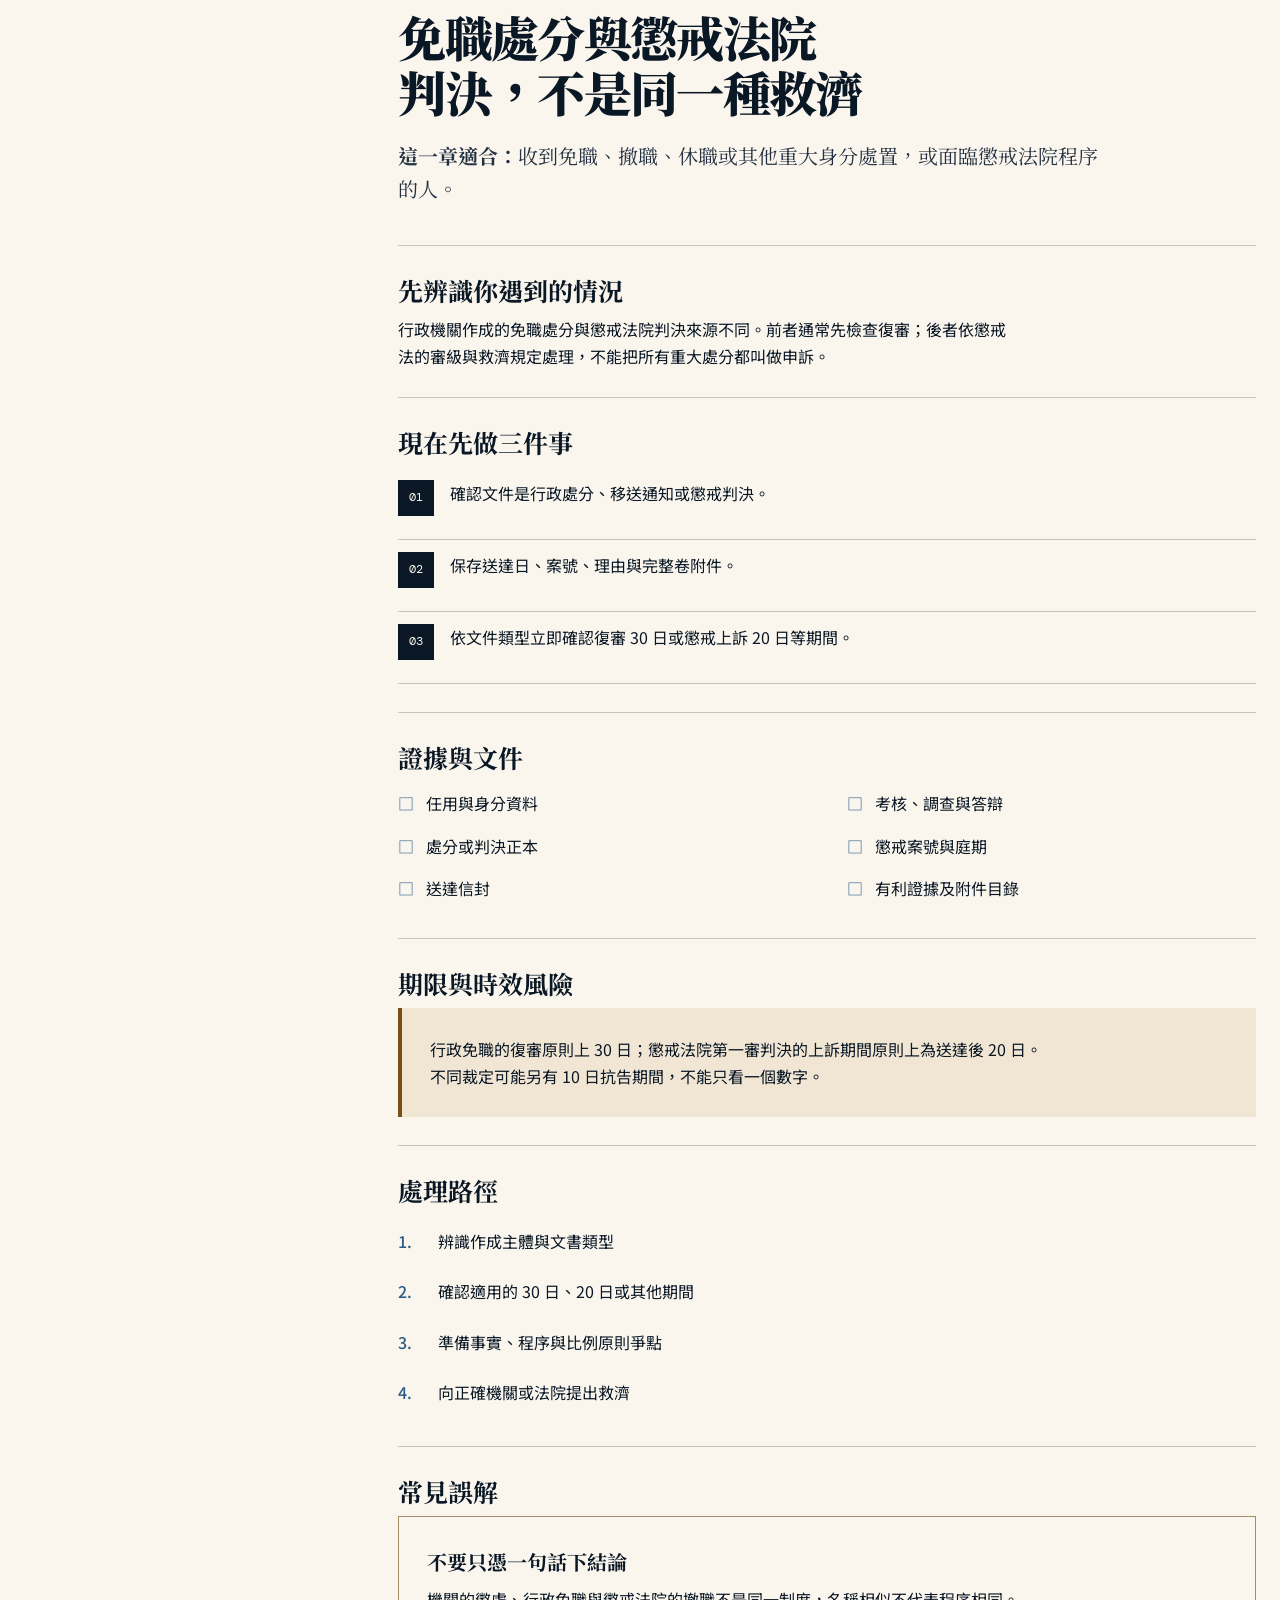
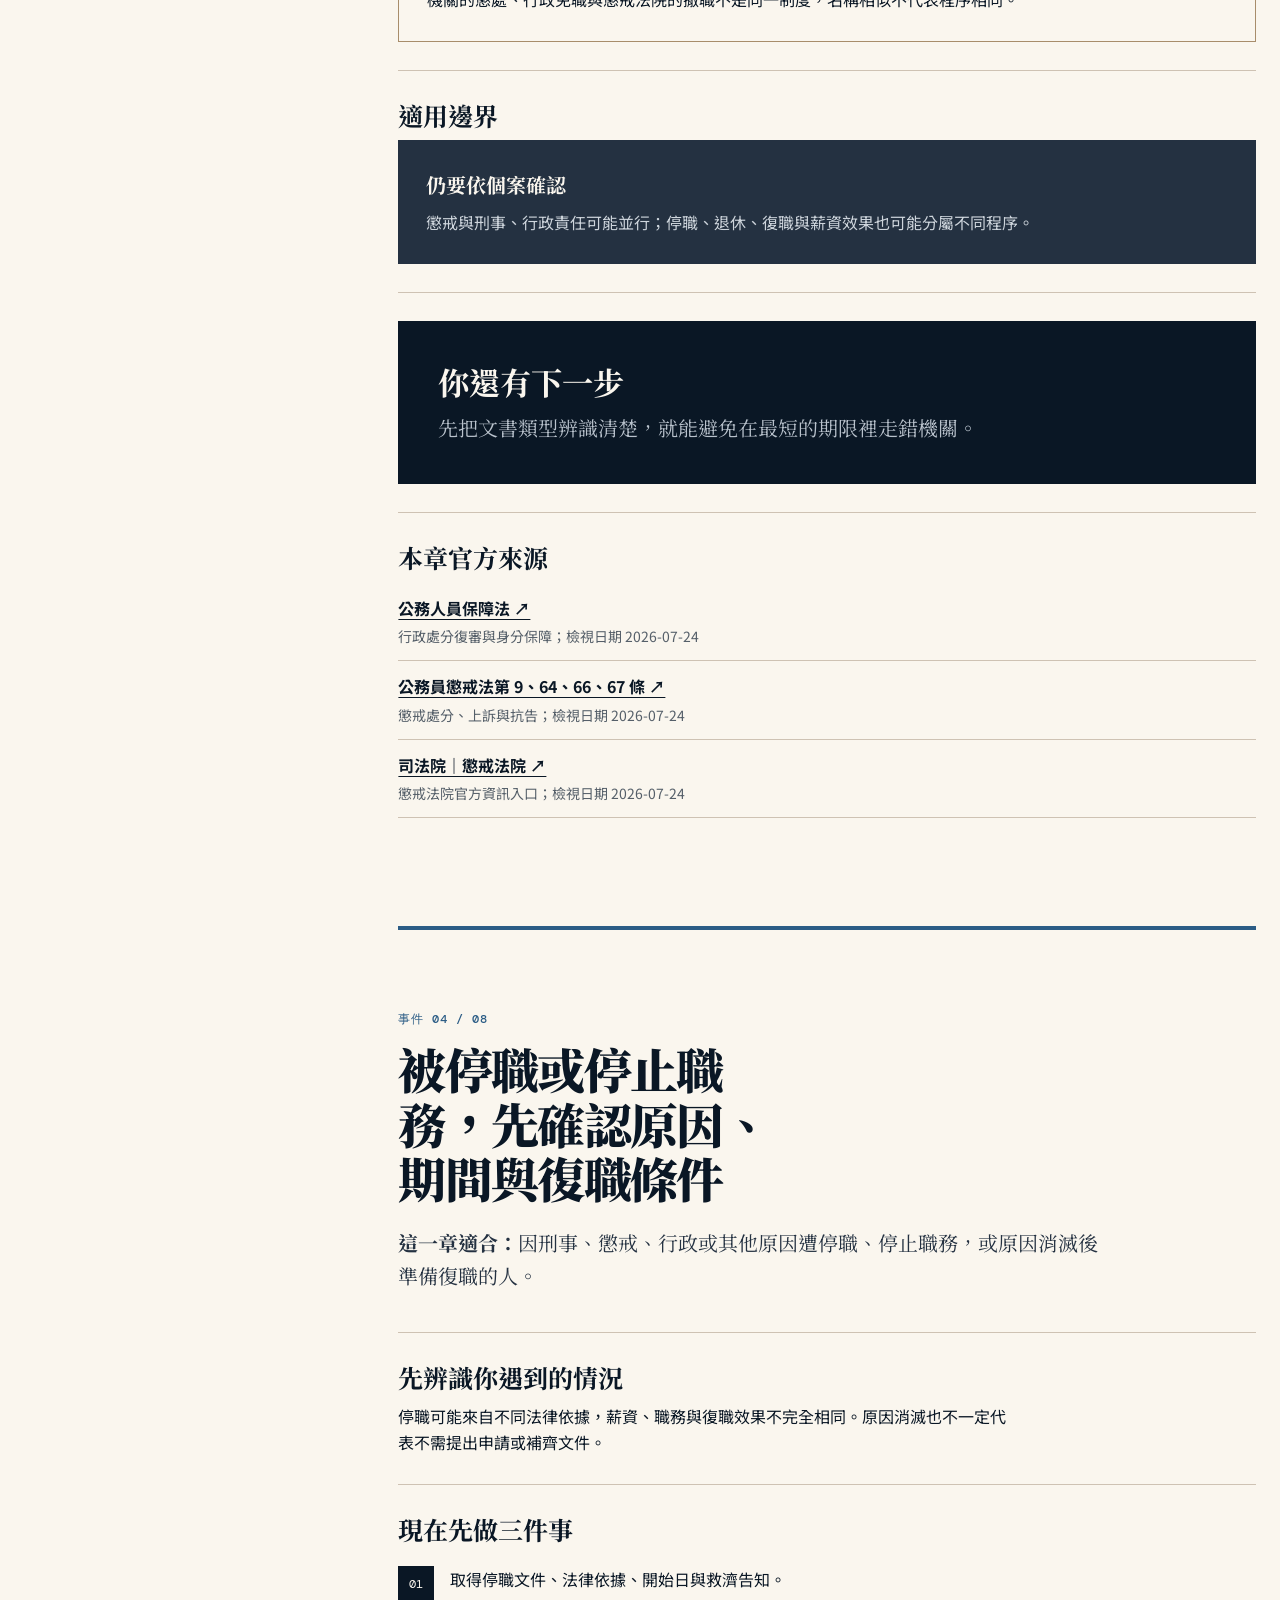
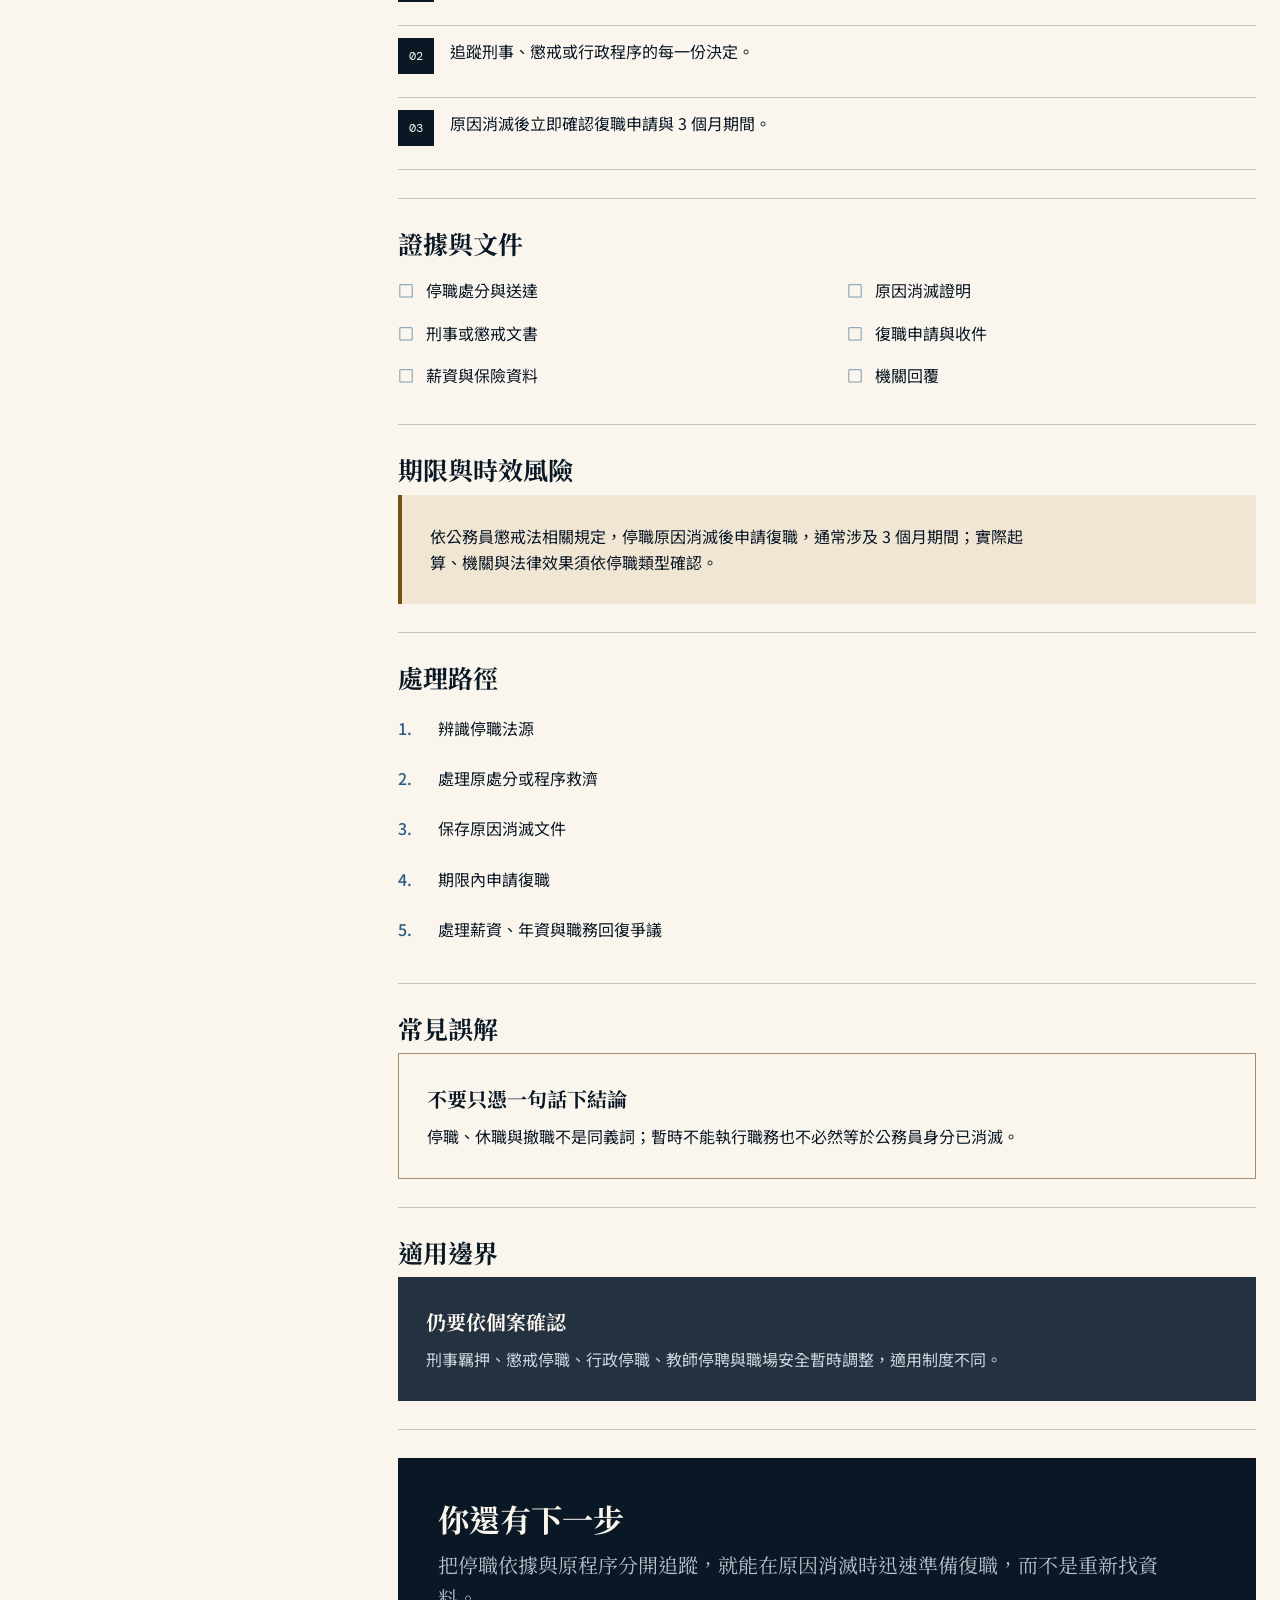
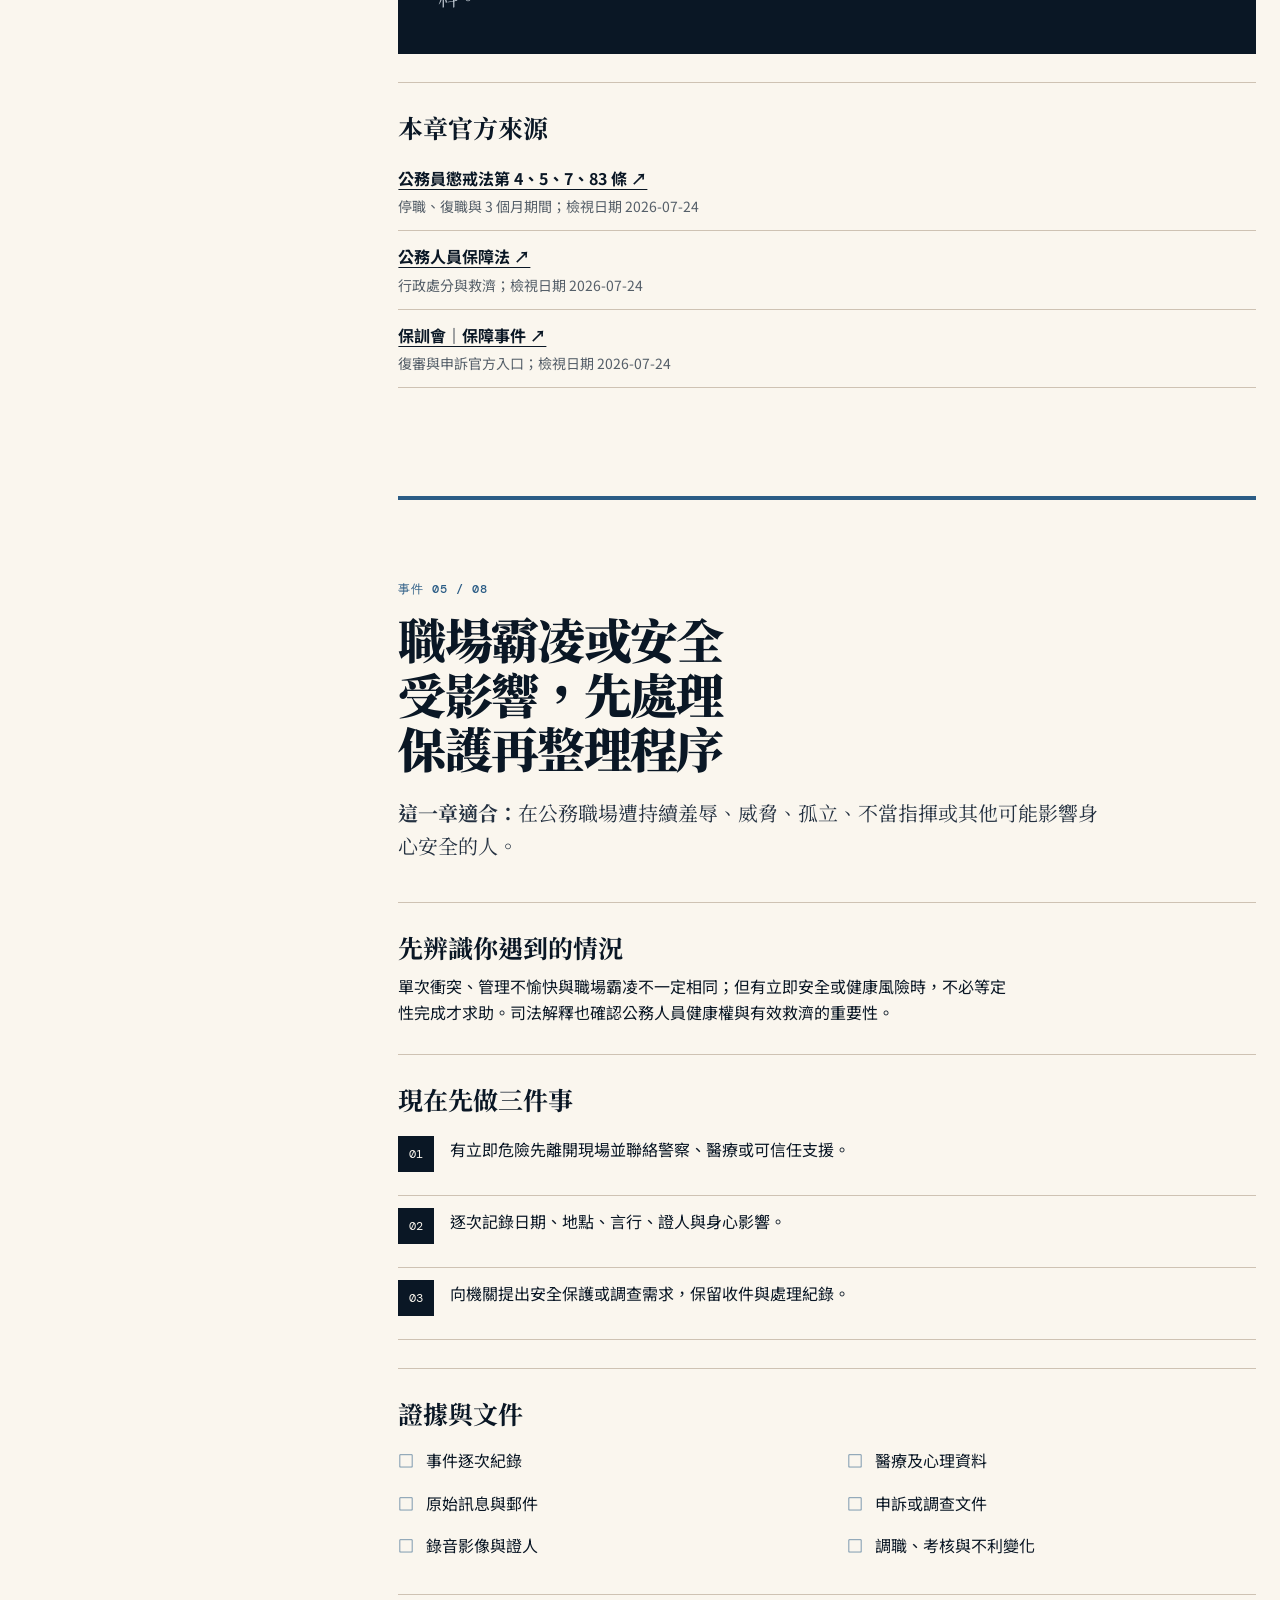
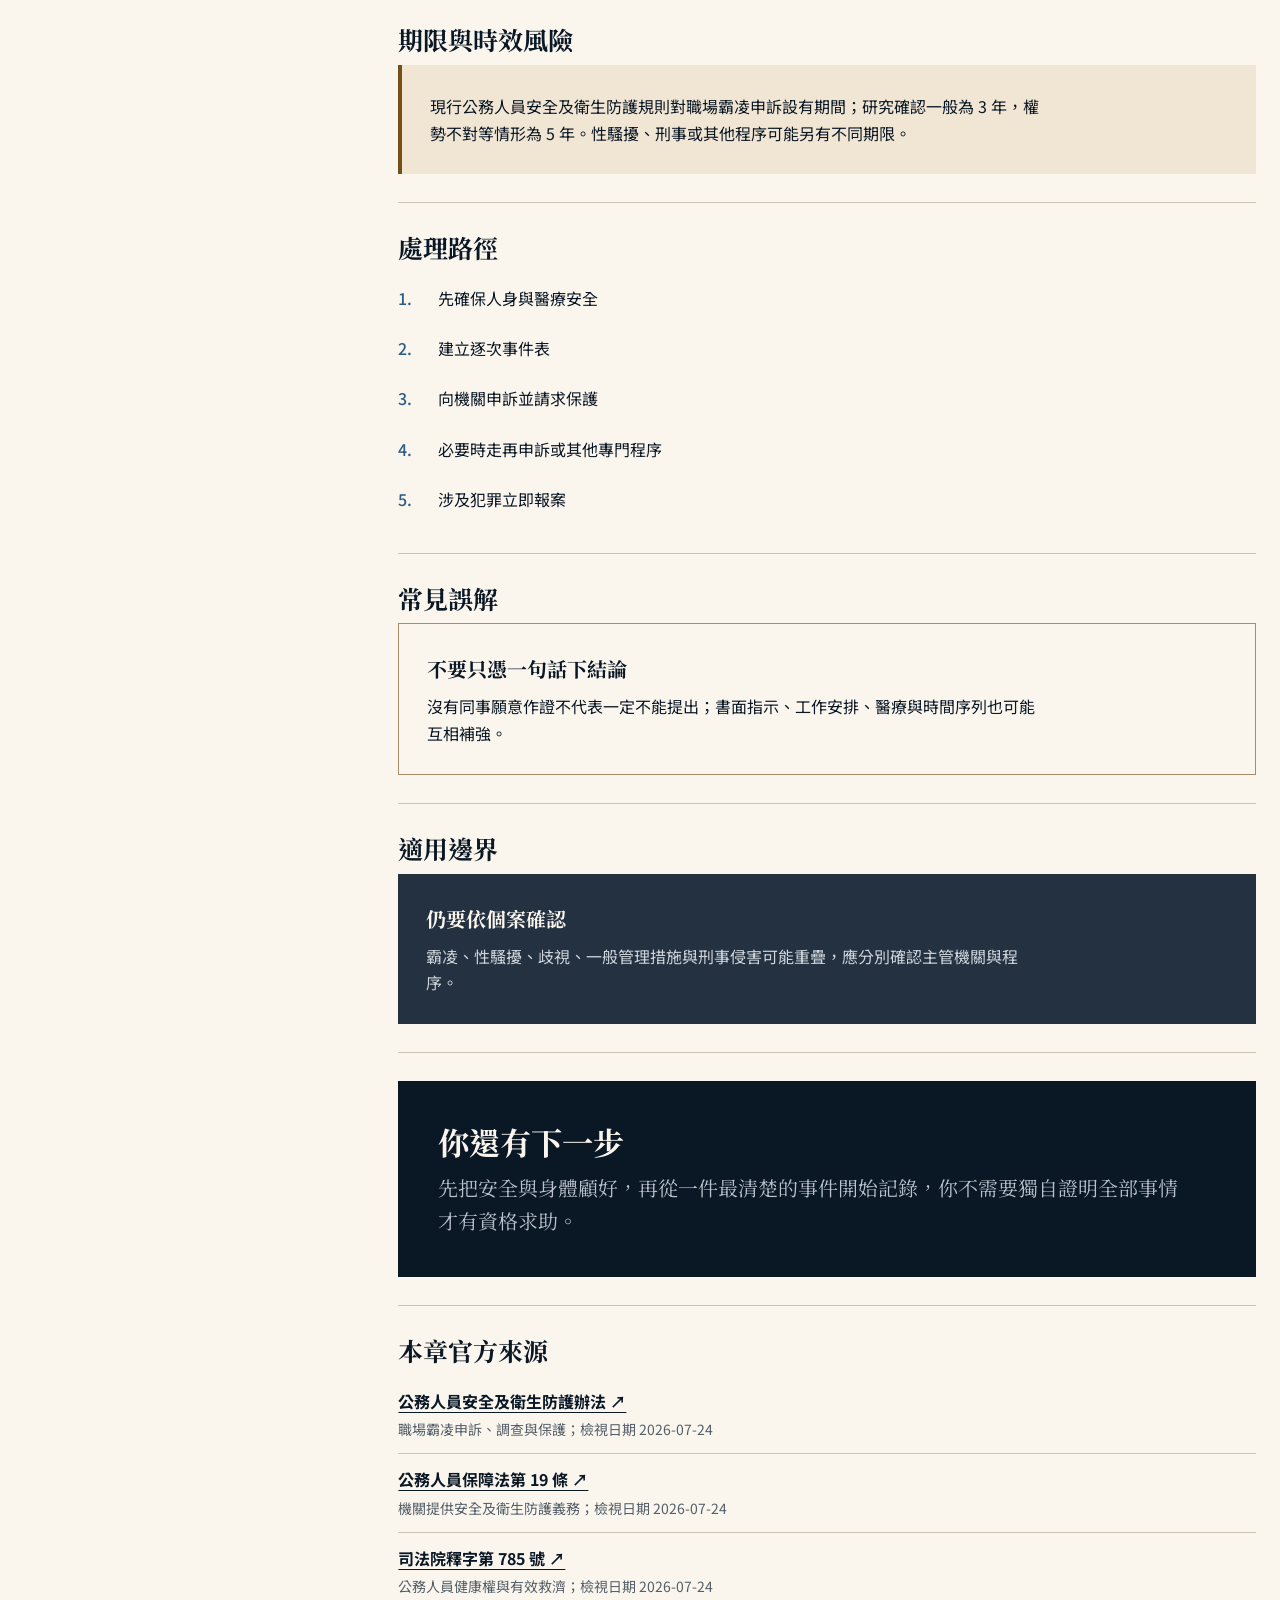
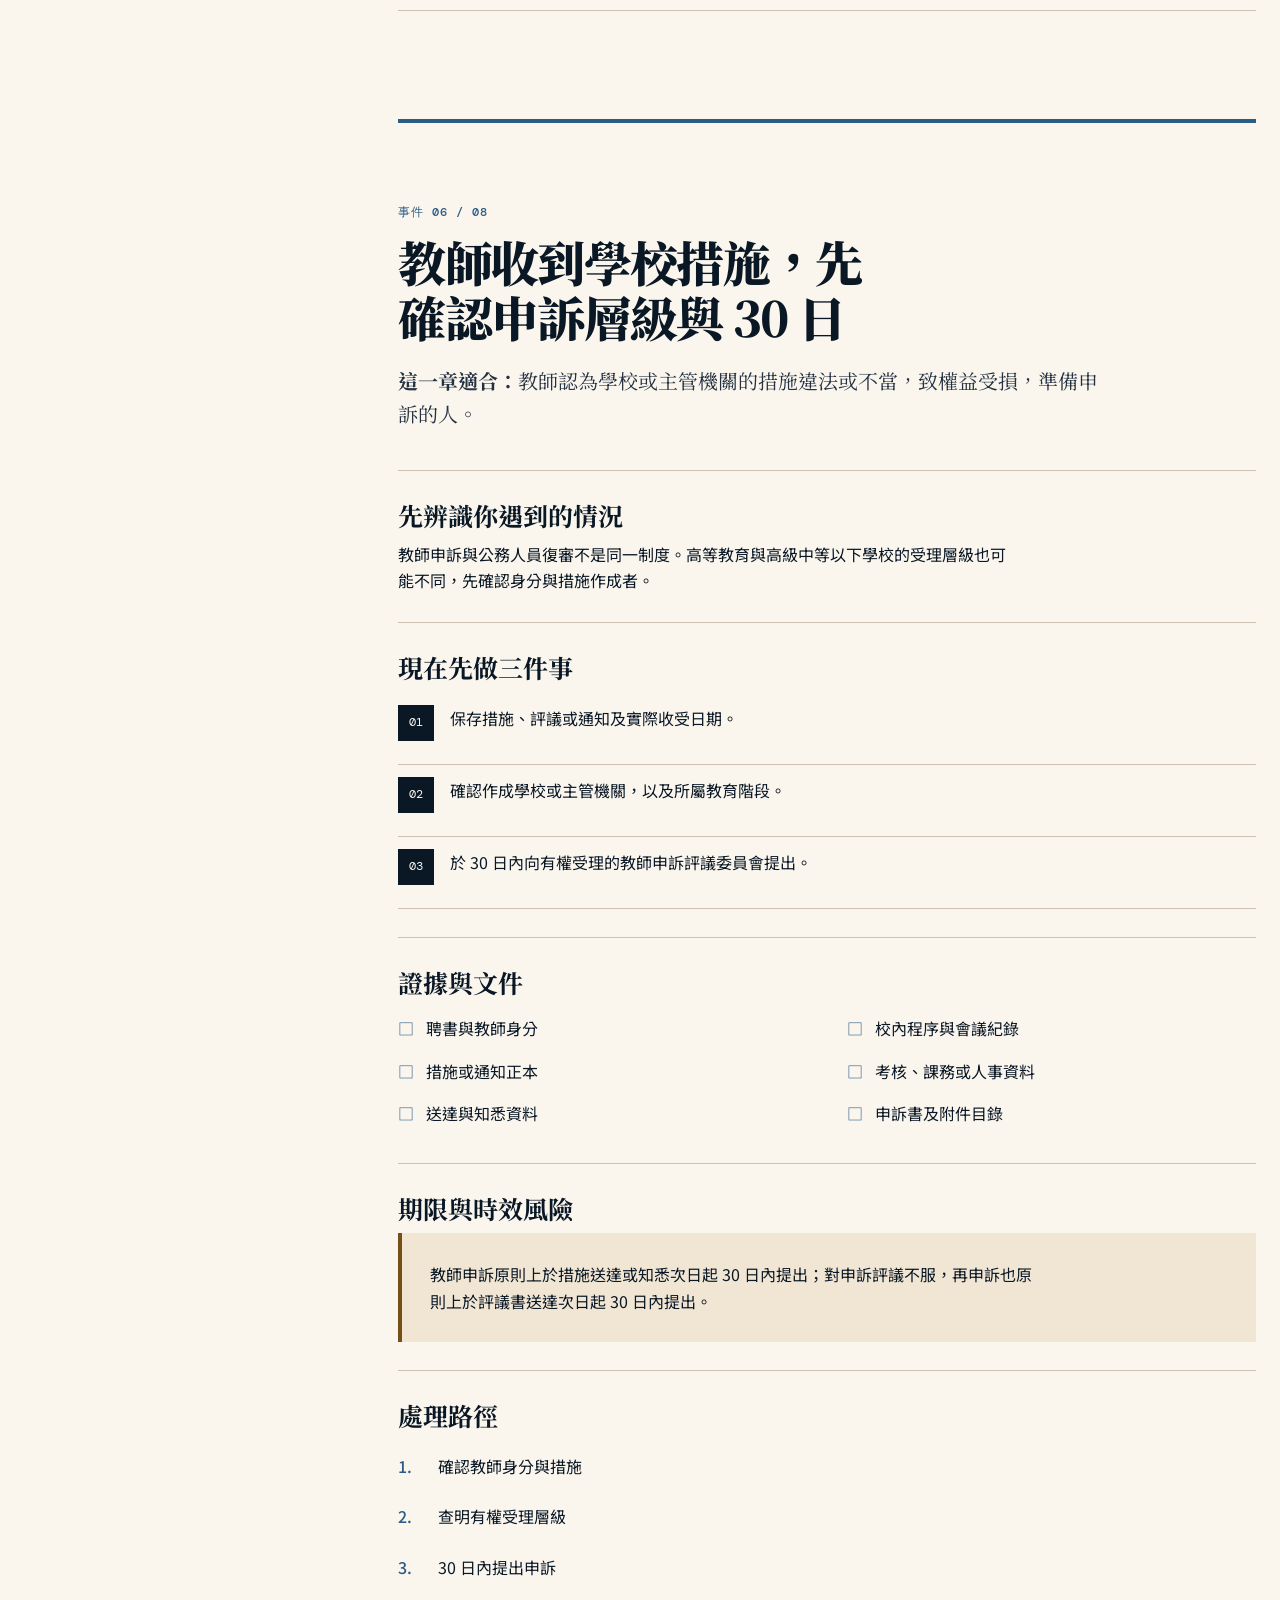
<file: guide.html>
<!doctype html>
<html lang="zh-Hant" data-design-system="choulegal-editorial-v1">
<head>
  <meta charset="utf-8">
  <meta name="viewport" content="width=device-width, initial-scale=1, viewport-fit=cover">
  <title>公職與教師事件深度指南｜ChouLegal</title>
  <meta name="description" content="收到考績、懲處、調職、停職、不續聘或機關不回應時，先分清身分、措施與送達。救濟不是只有一條路，走對程序比寫很多情緒更重要。">
  <link rel="canonical" href="https://people.choulegal.com/guide.html">
  <meta property="og:type" content="article">
  <meta property="og:locale" content="zh_TW">
  <meta property="og:title" content="公職與教師事件深度指南｜ChouLegal">
  <meta property="og:description" content="收到考績、懲處、調職、停職、不續聘或機關不回應時，先分清身分、措施與送達。救濟不是只有一條路，走對程序比寫很多情緒更重要。">
  <meta property="og:url" content="https://people.choulegal.com/guide.html">
  <meta name="theme-color" content="#17243a">
  <link rel="icon" href="data:image/svg+xml,%3Csvg xmlns=%27http://www.w3.org/2000/svg%27 viewBox=%270 0 64 64%27%3E%3Crect width=%2764%27 height=%2764%27 rx=%278%27 fill=%27%2317243a%27/%3E%3Cpath d=%27M17 18h30v7H25v14h22v7H17z%27 fill=%27%23f4efe5%27/%3E%3C/svg%3E">
  <link rel="preconnect" href="https://fonts.googleapis.com">
  <link rel="preconnect" href="https://fonts.gstatic.com" crossorigin>
  <link href="https://fonts.googleapis.com/css2?family=DM+Mono:wght@500&family=Noto+Sans+TC:wght@400;700&family=Noto+Serif+TC:wght@700;900&display=swap" rel="stylesheet">
  <link rel="stylesheet" href="css/choulegal-home.css">
  <link rel="stylesheet" href="css/choulegal-guide.css">
  <script src="js/ga.js" defer></script>
  <script src="js/choulegal-home.js" defer></script>
  <script src="js/choulegal-guide.js" defer></script>
</head>
<body data-platform="public" data-page="guide">
  <a class="skip-link" href="#main">跳至主要內容</a>
  
  <header class="site-header">
    
  <div class="network-row shell">
    <p class="network-kicker">ChouLegal · 六大平台</p>
    <button class="network-toggle" type="button" data-network-toggle aria-expanded="false" aria-controls="network-nav">切換平台</button>
    <nav class="network-nav" id="network-nav" data-network data-open="false" aria-label="六大平台">
      <a class="network-link" href="https://inheritance.choulegal.com/">民事財產</a><a class="network-link" href="https://labor.choulegal.com/">勞動權益</a><a class="network-link" href="https://consumer.choulegal.com/">消費爭議</a><a class="network-link" href="https://rental.choulegal.com/">租屋權益</a><a class="network-link" href="https://people.choulegal.com/public-servant.html" aria-current="page">公職教師</a><a class="network-link" href="https://criminal.choulegal.com/">刑事權益</a>
    </nav>
  </div>
    <div class="brand-row shell">
      <a class="brand-mark" href="https://people.choulegal.com/" aria-label="ChouLegal 民眾版首頁">CL</a>
      <div class="brand-copy">
        <p class="brand-name">Public Service</p>
        <p class="brand-descriptor">公務人員與教師的措施辨識、期限整理與救濟入口</p>
      </div>
      <div class="brand-utility">
        <span class="free-label">100% 免費</span>
        <a class="utility-link" href="public-servant.html">返回平台首頁 →</a>
      </div>
    </div>
  </header>
  <main class="guide-main" id="main">
    <section class="guide-hero" aria-labelledby="guide-title">
      <div class="guide-hero-grid shell">
        <div>
          <a class="guide-breadcrumb" href="public-servant.html">返回公職與教師權益平台</a>
          <p class="eyebrow">CL / 05 / DEEP GUIDE</p>
          <h1 id="guide-title">公職與教師事件深度指南</h1>
          <p class="hero-deck">收到考績、懲處、調職、停職、不續聘或機關不回應時，先分清身分、措施與送達。救濟不是只有一條路，走對程序比寫很多情緒更重要。</p>
        </div>
        <aside class="guide-now" aria-label="現在先注意">
          <h2>現在先注意</h2>
          <p>先保留處分、評議書、信封、電子送達與收件證明。公務人員復審、申訴再申訴、懲戒救濟與教師申訴的期限及受理機關不同。</p>
        </aside>
      </div>
    </section>

    <section class="guide-overview" aria-labelledby="guide-overview-title">
      <div class="shell">
        <h2 id="guide-overview-title">一頁式資料準備清單</h2>
        <ul class="guide-overview-list"><li>確認任用或聘任身分與作成機關</li><li>辨識行政處分、管理措施、懲戒或學校措施</li><li>記下送達、知悉、申請與回覆日期</li><li>把請求、理由、證據與受理機關分開核對</li></ul>
      </div>
    </section>

    <div class="shell">
      <details class="guide-toc-disclosure">
        <summary>選擇事件章節</summary>
        
  <nav aria-label="行動指南章節">
    <ol class="guide-toc-list">
      
            <li>
              <a class="guide-toc-link" href="#review" data-guide-link>
                <span>01</span>
                公務人員收到行政處分，先守住復審 30 日
              </a>
            </li>
            <li>
              <a class="guide-toc-link" href="#management-complaint" data-guide-link>
                <span>02</span>
                管理措施或工作條件不合理，走申訴與再申訴
              </a>
            </li>
            <li>
              <a class="guide-toc-link" href="#dismissal-discipline" data-guide-link>
                <span>03</span>
                免職處分與懲戒法院判決，不是同一種救濟
              </a>
            </li>
            <li>
              <a class="guide-toc-link" href="#suspension" data-guide-link>
                <span>04</span>
                被停職或停止職務，先確認原因、期間與復職條件
              </a>
            </li>
            <li>
              <a class="guide-toc-link" href="#workplace-safety" data-guide-link>
                <span>05</span>
                職場霸凌或安全受影響，先處理保護再整理程序
              </a>
            </li>
            <li>
              <a class="guide-toc-link" href="#teacher-appeal" data-guide-link>
                <span>06</span>
                教師收到學校措施，先確認申訴層級與 30 日
              </a>
            </li>
            <li>
              <a class="guide-toc-link" href="#teacher-dismissal" data-guide-link>
                <span>07</span>
                不續聘、解聘或停聘，先取得理由與法定程序資料
              </a>
            </li>
            <li>
              <a class="guide-toc-link" href="#inaction" data-guide-link>
                <span>08</span>
                機關或學校一直不回應，先證明已申請與法定處理期間
              </a>
            </li>
    </ol>
  </nav>
      </details>
    </div>

    <div class="guide-layout shell">
      <aside class="guide-toc">
        <h2>八個事件</h2>
        
  <nav aria-label="固定章節目錄">
    <ol class="guide-toc-list">
      
            <li>
              <a class="guide-toc-link" href="#review" data-guide-link>
                <span>01</span>
                公務人員收到行政處分，先守住復審 30 日
              </a>
            </li>
            <li>
              <a class="guide-toc-link" href="#management-complaint" data-guide-link>
                <span>02</span>
                管理措施或工作條件不合理，走申訴與再申訴
              </a>
            </li>
            <li>
              <a class="guide-toc-link" href="#dismissal-discipline" data-guide-link>
                <span>03</span>
                免職處分與懲戒法院判決，不是同一種救濟
              </a>
            </li>
            <li>
              <a class="guide-toc-link" href="#suspension" data-guide-link>
                <span>04</span>
                被停職或停止職務，先確認原因、期間與復職條件
              </a>
            </li>
            <li>
              <a class="guide-toc-link" href="#workplace-safety" data-guide-link>
                <span>05</span>
                職場霸凌或安全受影響，先處理保護再整理程序
              </a>
            </li>
            <li>
              <a class="guide-toc-link" href="#teacher-appeal" data-guide-link>
                <span>06</span>
                教師收到學校措施，先確認申訴層級與 30 日
              </a>
            </li>
            <li>
              <a class="guide-toc-link" href="#teacher-dismissal" data-guide-link>
                <span>07</span>
                不續聘、解聘或停聘，先取得理由與法定程序資料
              </a>
            </li>
            <li>
              <a class="guide-toc-link" href="#inaction" data-guide-link>
                <span>08</span>
                機關或學校一直不回應，先證明已申請與法定處理期間
              </a>
            </li>
    </ol>
  </nav>
      </aside>
      <div class="guide-document">
        
  <article class="guide-chapter" id="review" data-guide-chapter>
    <p class="chapter-kicker">事件 01 / 08</p>
    <h2>公務人員收到行政處分，先守住復審 30 日</h2>
    <p class="chapter-for"><strong>這一章適合：</strong>對服務機關或人事主管機關的行政處分不服，權益受影響的公務人員。</p>

    <section class="chapter-block chapter-recognize" aria-labelledby="review-recognize">
      <h3 id="review-recognize">先辨識你遇到的情況</h3>
      <p>復審針對行政處分；管理措施或工作條件通常不是同一路徑。先看文件內容與法律效果，不要只看標題寫著通知、函或命令。</p>
    </section>

    <section class="chapter-block chapter-first-actions" aria-labelledby="review-actions">
      <h3 id="review-actions">現在先做三件事</h3>
      <ol class="chapter-actions"><li>保存處分書、信封、電子送達與實際收受日期。</li><li>確認作成機關、處分內容、理由與希望撤銷或變更的部分。</li><li>在期限內經原處分機關向保訓會提出復審。</li></ol>
    </section>

    <section class="chapter-block chapter-evidence-block" aria-labelledby="review-evidence">
      <h3 id="review-evidence">證據與文件</h3>
      <ul class="chapter-evidence"><li>任用與身分資料</li><li>處分書與附件</li><li>送達證明</li><li>原申請與陳述</li><li>人事、考核或會議資料</li><li>復審書及附件目錄</li></ul>
    </section>

    <section class="chapter-block chapter-deadline" aria-labelledby="review-deadline">
      <h3 id="review-deadline">期限與時效風險</h3>
      <div class="deadline-note"><p>復審原則上自行政處分送達次日起 30 日內提出，並經原處分機關向保訓會為之。因天災或不可歸責事由遲誤，回復原狀原則上應於原因消滅後 10 日內聲請，且遲誤後逾 1 年不得聲請。</p></div>
    </section>

    <section class="chapter-block chapter-route-block" aria-labelledby="review-route">
      <h3 id="review-route">處理路徑</h3>
      <ol class="chapter-route"><li>辨識是否為行政處分</li><li>計算並保留 30 日期限</li><li>經原處分機關提出復審</li><li>收到決定後確認可否及如何提行政訴訟</li></ol>
    </section>

    <section class="chapter-block chapter-misconception" aria-labelledby="review-misconception">
      <h3 id="review-misconception">常見誤解</h3>
      <div class="misconception-note"><strong>不要只憑一句話下結論</strong><p>把文件直接寄到自己認為的上級機關，不一定等於依法完成復審提出方式。</p></div>
    </section>

    <section class="chapter-block chapter-boundary" aria-labelledby="review-boundary">
      <h3 id="review-boundary">適用邊界</h3>
      <div class="boundary-note"><strong>仍要依個案確認</strong><p>是否具公務人員保障法身分、是否屬行政處分、送達是否合法及後續能否提行政訴訟，都須個別確認。</p></div>
    </section>

    <section class="chapter-block chapter-hope" aria-labelledby="review-hope">
      <div class="hope-note">
        <h3 id="review-hope">你還有下一步</h3>
        <p>先把處分與送達固定下來，再用一頁列出請求與理由，就能把 30 日用在真正重要的內容。</p>
      </div>
    </section>

    <section class="chapter-block chapter-sources-block" aria-labelledby="review-sources">
      <h3 id="review-sources">本章官方來源</h3>
      <ul class="chapter-sources">
        
              <li>
                <a class="chapter-source-link" href="https://law.moj.gov.tw/LawClass/LawAll.aspx?pcode=S0120001" target="_blank" rel="noopener noreferrer">公務人員保障法第 25 至 31 條 ↗</a>
                <small>復審對象、30 日、提出方式與回復原狀；檢視日期 2026-07-24</small>
              </li>
              <li>
                <a class="chapter-source-link" href="https://www.csptc.gov.tw/News.aspx?n=3611&amp;sms=12049" target="_blank" rel="noopener noreferrer">保訓會｜保障事件資料 ↗</a>
                <small>復審與申訴再申訴官方入口；檢視日期 2026-07-24</small>
              </li>
              <li>
                <a class="chapter-source-link" href="https://law.moj.gov.tw/LawClass/LawSingle.aspx?pcode=A0030154&amp;flno=106" target="_blank" rel="noopener noreferrer">行政訴訟法第 106 條 ↗</a>
                <small>行政訴訟起訴期間一般規則；檢視日期 2026-07-24</small>
              </li>
      </ul>
    </section>
  </article>
  <article class="guide-chapter" id="management-complaint" data-guide-chapter>
    <p class="chapter-kicker">事件 02 / 08</p>
    <h2>管理措施或工作條件不合理，走申訴與再申訴</h2>
    <p class="chapter-for"><strong>這一章適合：</strong>對調整工作、指揮監督、辦公條件或其他管理措施認為不當，且非行政處分的公務人員。</p>

    <section class="chapter-block chapter-recognize" aria-labelledby="management-complaint-recognize">
      <h3 id="management-complaint-recognize">先辨識你遇到的情況</h3>
      <p>管理措施或工作條件通常走申訴、再申訴，而不是復審。程序名稱相近，但受理單位、效果與後續救濟不同。</p>
    </section>

    <section class="chapter-block chapter-first-actions" aria-labelledby="management-complaint-actions">
      <h3 id="management-complaint-actions">現在先做三件事</h3>
      <ol class="chapter-actions"><li>保存措施內容、通知、實際影響與知悉日期。</li><li>先向服務機關提出申訴，明確寫出希望撤回或改善的事項。</li><li>收到函復後仍不服，於法定期間向保訓會提再申訴。</li></ol>
    </section>

    <section class="chapter-block chapter-evidence-block" aria-labelledby="management-complaint-evidence">
      <h3 id="management-complaint-evidence">證據與文件</h3>
      <ul class="chapter-evidence"><li>措施或工作指示</li><li>知悉及送達資料</li><li>職務與差勤紀錄</li><li>先前反映及回覆</li><li>比較案例或規範</li><li>申訴及再申訴書</li></ul>
    </section>

    <section class="chapter-block chapter-deadline" aria-labelledby="management-complaint-deadline">
      <h3 id="management-complaint-deadline">期限與時效風險</h3>
      <div class="deadline-note"><p>申訴原則上自管理措施或工作條件知悉次日起 30 日內提出；對機關函復不服，再申訴原則上於函復送達次日起 30 日內提出。機關原則上 30 日內函復，必要時得延長 20 日。</p></div>
    </section>

    <section class="chapter-block chapter-route-block" aria-labelledby="management-complaint-route">
      <h3 id="management-complaint-route">處理路徑</h3>
      <ol class="chapter-route"><li>辨識管理措施或工作條件</li><li>向服務機關申訴</li><li>取得書面函復</li><li>向保訓會再申訴</li><li>依決定督促改善或另尋適當救濟</li></ol>
    </section>

    <section class="chapter-block chapter-misconception" aria-labelledby="management-complaint-misconception">
      <h3 id="management-complaint-misconception">常見誤解</h3>
      <div class="misconception-note"><strong>不要只憑一句話下結論</strong><p>機關 30 日內函復不等於一定接受申訴，也不代表所有其他期限停止。</p></div>
    </section>

    <section class="chapter-block chapter-boundary" aria-labelledby="management-complaint-boundary">
      <h3 id="management-complaint-boundary">適用邊界</h3>
      <div class="boundary-note"><strong>仍要依個案確認</strong><p>若措施實際上直接發生法律效果，可能應走復審；同一事件也可能同時涉及安全、歧視或其他專門制度。</p></div>
    </section>

    <section class="chapter-block chapter-hope" aria-labelledby="management-complaint-hope">
      <div class="hope-note">
        <h3 id="management-complaint-hope">你還有下一步</h3>
        <p>把「不合理」轉成具體措施、影響與改善請求，能讓申訴不只是情緒陳述。</p>
      </div>
    </section>

    <section class="chapter-block chapter-sources-block" aria-labelledby="management-complaint-sources">
      <h3 id="management-complaint-sources">本章官方來源</h3>
      <ul class="chapter-sources">
        
              <li>
                <a class="chapter-source-link" href="https://law.moj.gov.tw/LawClass/LawAll.aspx?pcode=S0120001" target="_blank" rel="noopener noreferrer">公務人員保障法第 77 至 81 條 ↗</a>
                <small>申訴、再申訴、30 日與函復期間；檢視日期 2026-07-24</small>
              </li>
              <li>
                <a class="chapter-source-link" href="https://www.csptc.gov.tw/News.aspx?n=3611&amp;sms=12049" target="_blank" rel="noopener noreferrer">保訓會｜申訴再申訴 ↗</a>
                <small>程序與表單官方入口；檢視日期 2026-07-24</small>
              </li>
              <li>
                <a class="chapter-source-link" href="https://law.moj.gov.tw/LawClass/LawSingle.aspx?pcode=S0120001&amp;flno=89" target="_blank" rel="noopener noreferrer">公務人員保障法第 89 條 ↗</a>
                <small>再申訴決定的拘束與執行；檢視日期 2026-07-24</small>
              </li>
      </ul>
    </section>
  </article>
  <article class="guide-chapter" id="dismissal-discipline" data-guide-chapter>
    <p class="chapter-kicker">事件 03 / 08</p>
    <h2>免職處分與懲戒法院判決，不是同一種救濟</h2>
    <p class="chapter-for"><strong>這一章適合：</strong>收到免職、撤職、休職或其他重大身分處置，或面臨懲戒法院程序的人。</p>

    <section class="chapter-block chapter-recognize" aria-labelledby="dismissal-discipline-recognize">
      <h3 id="dismissal-discipline-recognize">先辨識你遇到的情況</h3>
      <p>行政機關作成的免職處分與懲戒法院判決來源不同。前者通常先檢查復審；後者依懲戒法的審級與救濟規定處理，不能把所有重大處分都叫做申訴。</p>
    </section>

    <section class="chapter-block chapter-first-actions" aria-labelledby="dismissal-discipline-actions">
      <h3 id="dismissal-discipline-actions">現在先做三件事</h3>
      <ol class="chapter-actions"><li>確認文件是行政處分、移送通知或懲戒判決。</li><li>保存送達日、案號、理由與完整卷附件。</li><li>依文件類型立即確認復審 30 日或懲戒上訴 20 日等期間。</li></ol>
    </section>

    <section class="chapter-block chapter-evidence-block" aria-labelledby="dismissal-discipline-evidence">
      <h3 id="dismissal-discipline-evidence">證據與文件</h3>
      <ul class="chapter-evidence"><li>任用與身分資料</li><li>處分或判決正本</li><li>送達信封</li><li>考核、調查與答辯</li><li>懲戒案號與庭期</li><li>有利證據及附件目錄</li></ul>
    </section>

    <section class="chapter-block chapter-deadline" aria-labelledby="dismissal-discipline-deadline">
      <h3 id="dismissal-discipline-deadline">期限與時效風險</h3>
      <div class="deadline-note"><p>行政免職的復審原則上 30 日；懲戒法院第一審判決的上訴期間原則上為送達後 20 日。不同裁定可能另有 10 日抗告期間，不能只看一個數字。</p></div>
    </section>

    <section class="chapter-block chapter-route-block" aria-labelledby="dismissal-discipline-route">
      <h3 id="dismissal-discipline-route">處理路徑</h3>
      <ol class="chapter-route"><li>辨識作成主體與文書類型</li><li>確認適用的 30 日、20 日或其他期間</li><li>準備事實、程序與比例原則爭點</li><li>向正確機關或法院提出救濟</li></ol>
    </section>

    <section class="chapter-block chapter-misconception" aria-labelledby="dismissal-discipline-misconception">
      <h3 id="dismissal-discipline-misconception">常見誤解</h3>
      <div class="misconception-note"><strong>不要只憑一句話下結論</strong><p>機關的懲處、行政免職與懲戒法院的撤職不是同一制度，名稱相似不代表程序相同。</p></div>
    </section>

    <section class="chapter-block chapter-boundary" aria-labelledby="dismissal-discipline-boundary">
      <h3 id="dismissal-discipline-boundary">適用邊界</h3>
      <div class="boundary-note"><strong>仍要依個案確認</strong><p>懲戒與刑事、行政責任可能並行；停職、退休、復職與薪資效果也可能分屬不同程序。</p></div>
    </section>

    <section class="chapter-block chapter-hope" aria-labelledby="dismissal-discipline-hope">
      <div class="hope-note">
        <h3 id="dismissal-discipline-hope">你還有下一步</h3>
        <p>先把文書類型辨識清楚，就能避免在最短的期限裡走錯機關。</p>
      </div>
    </section>

    <section class="chapter-block chapter-sources-block" aria-labelledby="dismissal-discipline-sources">
      <h3 id="dismissal-discipline-sources">本章官方來源</h3>
      <ul class="chapter-sources">
        
              <li>
                <a class="chapter-source-link" href="https://law.moj.gov.tw/LawClass/LawAll.aspx?pcode=S0120001" target="_blank" rel="noopener noreferrer">公務人員保障法 ↗</a>
                <small>行政處分復審與身分保障；檢視日期 2026-07-24</small>
              </li>
              <li>
                <a class="chapter-source-link" href="https://law.moj.gov.tw/LawClass/LawAll.aspx?pcode=A0030155" target="_blank" rel="noopener noreferrer">公務員懲戒法第 9、64、66、67 條 ↗</a>
                <small>懲戒處分、上訴與抗告；檢視日期 2026-07-24</small>
              </li>
              <li>
                <a class="chapter-source-link" href="https://tpp.judicial.gov.tw/tw/mp-051.html" target="_blank" rel="noopener noreferrer">司法院｜懲戒法院 ↗</a>
                <small>懲戒法院官方資訊入口；檢視日期 2026-07-24</small>
              </li>
      </ul>
    </section>
  </article>
  <article class="guide-chapter" id="suspension" data-guide-chapter>
    <p class="chapter-kicker">事件 04 / 08</p>
    <h2>被停職或停止職務，先確認原因、期間與復職條件</h2>
    <p class="chapter-for"><strong>這一章適合：</strong>因刑事、懲戒、行政或其他原因遭停職、停止職務，或原因消滅後準備復職的人。</p>

    <section class="chapter-block chapter-recognize" aria-labelledby="suspension-recognize">
      <h3 id="suspension-recognize">先辨識你遇到的情況</h3>
      <p>停職可能來自不同法律依據，薪資、職務與復職效果不完全相同。原因消滅也不一定代表不需提出申請或補齊文件。</p>
    </section>

    <section class="chapter-block chapter-first-actions" aria-labelledby="suspension-actions">
      <h3 id="suspension-actions">現在先做三件事</h3>
      <ol class="chapter-actions"><li>取得停職文件、法律依據、開始日與救濟告知。</li><li>追蹤刑事、懲戒或行政程序的每一份決定。</li><li>原因消滅後立即確認復職申請與 3 個月期間。</li></ol>
    </section>

    <section class="chapter-block chapter-evidence-block" aria-labelledby="suspension-evidence">
      <h3 id="suspension-evidence">證據與文件</h3>
      <ul class="chapter-evidence"><li>停職處分與送達</li><li>刑事或懲戒文書</li><li>薪資與保險資料</li><li>原因消滅證明</li><li>復職申請與收件</li><li>機關回覆</li></ul>
    </section>

    <section class="chapter-block chapter-deadline" aria-labelledby="suspension-deadline">
      <h3 id="suspension-deadline">期限與時效風險</h3>
      <div class="deadline-note"><p>依公務員懲戒法相關規定，停職原因消滅後申請復職，通常涉及 3 個月期間；實際起算、機關與法律效果須依停職類型確認。</p></div>
    </section>

    <section class="chapter-block chapter-route-block" aria-labelledby="suspension-route">
      <h3 id="suspension-route">處理路徑</h3>
      <ol class="chapter-route"><li>辨識停職法源</li><li>處理原處分或程序救濟</li><li>保存原因消滅文件</li><li>期限內申請復職</li><li>處理薪資、年資與職務回復爭議</li></ol>
    </section>

    <section class="chapter-block chapter-misconception" aria-labelledby="suspension-misconception">
      <h3 id="suspension-misconception">常見誤解</h3>
      <div class="misconception-note"><strong>不要只憑一句話下結論</strong><p>停職、休職與撤職不是同義詞；暫時不能執行職務也不必然等於公務員身分已消滅。</p></div>
    </section>

    <section class="chapter-block chapter-boundary" aria-labelledby="suspension-boundary">
      <h3 id="suspension-boundary">適用邊界</h3>
      <div class="boundary-note"><strong>仍要依個案確認</strong><p>刑事羈押、懲戒停職、行政停職、教師停聘與職場安全暫時調整，適用制度不同。</p></div>
    </section>

    <section class="chapter-block chapter-hope" aria-labelledby="suspension-hope">
      <div class="hope-note">
        <h3 id="suspension-hope">你還有下一步</h3>
        <p>把停職依據與原程序分開追蹤，就能在原因消滅時迅速準備復職，而不是重新找資料。</p>
      </div>
    </section>

    <section class="chapter-block chapter-sources-block" aria-labelledby="suspension-sources">
      <h3 id="suspension-sources">本章官方來源</h3>
      <ul class="chapter-sources">
        
              <li>
                <a class="chapter-source-link" href="https://law.moj.gov.tw/LawClass/LawAll.aspx?pcode=A0030155" target="_blank" rel="noopener noreferrer">公務員懲戒法第 4、5、7、83 條 ↗</a>
                <small>停職、復職與 3 個月期間；檢視日期 2026-07-24</small>
              </li>
              <li>
                <a class="chapter-source-link" href="https://law.moj.gov.tw/LawClass/LawAll.aspx?pcode=S0120001" target="_blank" rel="noopener noreferrer">公務人員保障法 ↗</a>
                <small>行政處分與救濟；檢視日期 2026-07-24</small>
              </li>
              <li>
                <a class="chapter-source-link" href="https://www.csptc.gov.tw/News.aspx?n=3611&amp;sms=12049" target="_blank" rel="noopener noreferrer">保訓會｜保障事件 ↗</a>
                <small>復審與申訴官方入口；檢視日期 2026-07-24</small>
              </li>
      </ul>
    </section>
  </article>
  <article class="guide-chapter" id="workplace-safety" data-guide-chapter>
    <p class="chapter-kicker">事件 05 / 08</p>
    <h2>職場霸凌或安全受影響，先處理保護再整理程序</h2>
    <p class="chapter-for"><strong>這一章適合：</strong>在公務職場遭持續羞辱、威脅、孤立、不當指揮或其他可能影響身心安全的人。</p>

    <section class="chapter-block chapter-recognize" aria-labelledby="workplace-safety-recognize">
      <h3 id="workplace-safety-recognize">先辨識你遇到的情況</h3>
      <p>單次衝突、管理不愉快與職場霸凌不一定相同；但有立即安全或健康風險時，不必等定性完成才求助。司法解釋也確認公務人員健康權與有效救濟的重要性。</p>
    </section>

    <section class="chapter-block chapter-first-actions" aria-labelledby="workplace-safety-actions">
      <h3 id="workplace-safety-actions">現在先做三件事</h3>
      <ol class="chapter-actions"><li>有立即危險先離開現場並聯絡警察、醫療或可信任支援。</li><li>逐次記錄日期、地點、言行、證人與身心影響。</li><li>向機關提出安全保護或調查需求，保留收件與處理紀錄。</li></ol>
    </section>

    <section class="chapter-block chapter-evidence-block" aria-labelledby="workplace-safety-evidence">
      <h3 id="workplace-safety-evidence">證據與文件</h3>
      <ul class="chapter-evidence"><li>事件逐次紀錄</li><li>原始訊息與郵件</li><li>錄音影像與證人</li><li>醫療及心理資料</li><li>申訴或調查文件</li><li>調職、考核與不利變化</li></ul>
    </section>

    <section class="chapter-block chapter-deadline" aria-labelledby="workplace-safety-deadline">
      <h3 id="workplace-safety-deadline">期限與時效風險</h3>
      <div class="deadline-note"><p>現行公務人員安全及衛生防護規則對職場霸凌申訴設有期間；研究確認一般為 3 年，權勢不對等情形為 5 年。性騷擾、刑事或其他程序可能另有不同期限。</p></div>
    </section>

    <section class="chapter-block chapter-route-block" aria-labelledby="workplace-safety-route">
      <h3 id="workplace-safety-route">處理路徑</h3>
      <ol class="chapter-route"><li>先確保人身與醫療安全</li><li>建立逐次事件表</li><li>向機關申訴並請求保護</li><li>必要時走再申訴或其他專門程序</li><li>涉及犯罪立即報案</li></ol>
    </section>

    <section class="chapter-block chapter-misconception" aria-labelledby="workplace-safety-misconception">
      <h3 id="workplace-safety-misconception">常見誤解</h3>
      <div class="misconception-note"><strong>不要只憑一句話下結論</strong><p>沒有同事願意作證不代表一定不能提出；書面指示、工作安排、醫療與時間序列也可能互相補強。</p></div>
    </section>

    <section class="chapter-block chapter-boundary" aria-labelledby="workplace-safety-boundary">
      <h3 id="workplace-safety-boundary">適用邊界</h3>
      <div class="boundary-note"><strong>仍要依個案確認</strong><p>霸凌、性騷擾、歧視、一般管理措施與刑事侵害可能重疊，應分別確認主管機關與程序。</p></div>
    </section>

    <section class="chapter-block chapter-hope" aria-labelledby="workplace-safety-hope">
      <div class="hope-note">
        <h3 id="workplace-safety-hope">你還有下一步</h3>
        <p>先把安全與身體顧好，再從一件最清楚的事件開始記錄，你不需要獨自證明全部事情才有資格求助。</p>
      </div>
    </section>

    <section class="chapter-block chapter-sources-block" aria-labelledby="workplace-safety-sources">
      <h3 id="workplace-safety-sources">本章官方來源</h3>
      <ul class="chapter-sources">
        
              <li>
                <a class="chapter-source-link" href="https://law.moj.gov.tw/LawClass/LawAll.aspx?pcode=A0030050" target="_blank" rel="noopener noreferrer">公務人員安全及衛生防護辦法 ↗</a>
                <small>職場霸凌申訴、調查與保護；檢視日期 2026-07-24</small>
              </li>
              <li>
                <a class="chapter-source-link" href="https://law.moj.gov.tw/LawClass/LawSingle.aspx?pcode=S0120001&amp;flno=19" target="_blank" rel="noopener noreferrer">公務人員保障法第 19 條 ↗</a>
                <small>機關提供安全及衛生防護義務；檢視日期 2026-07-24</small>
              </li>
              <li>
                <a class="chapter-source-link" href="https://cons.judicial.gov.tw/docdata.aspx?fid=100&amp;id=310966" target="_blank" rel="noopener noreferrer">司法院釋字第 785 號 ↗</a>
                <small>公務人員健康權與有效救濟；檢視日期 2026-07-24</small>
              </li>
      </ul>
    </section>
  </article>
  <article class="guide-chapter" id="teacher-appeal" data-guide-chapter>
    <p class="chapter-kicker">事件 06 / 08</p>
    <h2>教師收到學校措施，先確認申訴層級與 30 日</h2>
    <p class="chapter-for"><strong>這一章適合：</strong>教師認為學校或主管機關的措施違法或不當，致權益受損，準備申訴的人。</p>

    <section class="chapter-block chapter-recognize" aria-labelledby="teacher-appeal-recognize">
      <h3 id="teacher-appeal-recognize">先辨識你遇到的情況</h3>
      <p>教師申訴與公務人員復審不是同一制度。高等教育與高級中等以下學校的受理層級也可能不同，先確認身分與措施作成者。</p>
    </section>

    <section class="chapter-block chapter-first-actions" aria-labelledby="teacher-appeal-actions">
      <h3 id="teacher-appeal-actions">現在先做三件事</h3>
      <ol class="chapter-actions"><li>保存措施、評議或通知及實際收受日期。</li><li>確認作成學校或主管機關，以及所屬教育階段。</li><li>於 30 日內向有權受理的教師申訴評議委員會提出。</li></ol>
    </section>

    <section class="chapter-block chapter-evidence-block" aria-labelledby="teacher-appeal-evidence">
      <h3 id="teacher-appeal-evidence">證據與文件</h3>
      <ul class="chapter-evidence"><li>聘書與教師身分</li><li>措施或通知正本</li><li>送達與知悉資料</li><li>校內程序與會議紀錄</li><li>考核、課務或人事資料</li><li>申訴書及附件目錄</li></ul>
    </section>

    <section class="chapter-block chapter-deadline" aria-labelledby="teacher-appeal-deadline">
      <h3 id="teacher-appeal-deadline">期限與時效風險</h3>
      <div class="deadline-note"><p>教師申訴原則上於措施送達或知悉次日起 30 日內提出；對申訴評議不服，再申訴也原則上於評議書送達次日起 30 日內提出。</p></div>
    </section>

    <section class="chapter-block chapter-route-block" aria-labelledby="teacher-appeal-route">
      <h3 id="teacher-appeal-route">處理路徑</h3>
      <ol class="chapter-route"><li>確認教師身分與措施</li><li>查明有權受理層級</li><li>30 日內提出申訴</li><li>收到評議後確認再申訴</li><li>視案件再確認行政訴訟等後續</li></ol>
    </section>

    <section class="chapter-block chapter-misconception" aria-labelledby="teacher-appeal-misconception">
      <h3 id="teacher-appeal-misconception">常見誤解</h3>
      <div class="misconception-note"><strong>不要只憑一句話下結論</strong><p>向校長、工會或主管機關陳情，不當然等於依法提出教師申訴。</p></div>
    </section>

    <section class="chapter-block chapter-boundary" aria-labelledby="teacher-appeal-boundary">
      <h3 id="teacher-appeal-boundary">適用邊界</h3>
      <div class="boundary-note"><strong>仍要依個案確認</strong><p>代理、代課、私校、專任運動教練與行政兼任身分可能有不同規則；受理機關要依教育階段確認。</p></div>
    </section>

    <section class="chapter-block chapter-hope" aria-labelledby="teacher-appeal-hope">
      <div class="hope-note">
        <h3 id="teacher-appeal-hope">你還有下一步</h3>
        <p>先把措施、日期與希望改變的結果寫清楚，就能讓申訴委員看到真正需要審查的問題。</p>
      </div>
    </section>

    <section class="chapter-block chapter-sources-block" aria-labelledby="teacher-appeal-sources">
      <h3 id="teacher-appeal-sources">本章官方來源</h3>
      <ul class="chapter-sources">
        
              <li>
                <a class="chapter-source-link" href="https://law.moj.gov.tw/LawClass/LawAll.aspx?pcode=H0020040" target="_blank" rel="noopener noreferrer">教師法第 42、44、47、50 條 ↗</a>
                <small>教師申訴、再申訴與效力；修正 2026-05-13；檢視日期 2026-07-24</small>
              </li>
              <li>
                <a class="chapter-source-link" href="https://edu.law.moe.gov.tw/LawContent.aspx?id=FL008348&amp;kw=%E6%95%99%E5%B8%AB%E6%B3%95&amp;media=print" target="_blank" rel="noopener noreferrer">教師申訴評議委員會組織及評議準則 ↗</a>
                <small>受理層級、書狀與期間；檢視日期 2026-07-24</small>
              </li>
              <li>
                <a class="chapter-source-link" href="https://edu.law.moe.gov.tw/LawContent.aspx?id=FL008447" target="_blank" rel="noopener noreferrer">教育部主管法規系統｜教師法 ↗</a>
                <small>教育部官方法規入口；檢視日期 2026-07-24</small>
              </li>
      </ul>
    </section>
  </article>
  <article class="guide-chapter" id="teacher-dismissal" data-guide-chapter>
    <p class="chapter-kicker">事件 07 / 08</p>
    <h2>不續聘、解聘或停聘，先取得理由與法定程序資料</h2>
    <p class="chapter-for"><strong>這一章適合：</strong>收到教師解聘、不續聘、停聘或相關評議結果，需要確認程序與救濟的人。</p>

    <section class="chapter-block chapter-recognize" aria-labelledby="teacher-dismissal-recognize">
      <h3 id="teacher-dismissal-recognize">先辨識你遇到的情況</h3>
      <p>教師法把解聘、不續聘與停聘分成不同事由及程序，不能只看學校口頭說法。教評會、主管機關核准與送達文件可能都影響救濟。</p>
    </section>

    <section class="chapter-block chapter-first-actions" aria-labelledby="teacher-dismissal-actions">
      <h3 id="teacher-dismissal-actions">現在先做三件事</h3>
      <ol class="chapter-actions"><li>取得完整決議、理由、法條、表決與主管機關文件。</li><li>保存送達日期及先前陳述、調查與會議資料。</li><li>立即確認教師申訴 30 日與其他可能程序。</li></ol>
    </section>

    <section class="chapter-block chapter-evidence-block" aria-labelledby="teacher-dismissal-evidence">
      <h3 id="teacher-dismissal-evidence">證據與文件</h3>
      <ul class="chapter-evidence"><li>聘書與資格</li><li>教評會通知及紀錄</li><li>調查報告與陳述</li><li>解聘不續聘停聘文件</li><li>主管機關核准</li><li>送達與申訴資料</li></ul>
    </section>

    <section class="chapter-block chapter-deadline" aria-labelledby="teacher-dismissal-deadline">
      <h3 id="teacher-dismissal-deadline">期限與時效風險</h3>
      <div class="deadline-note"><p>教師申訴原則上 30 日；不同解聘、不續聘或停聘事由還可能涉及法定調查、核准與處理期間。網站不以單一倒數取代完整文件核對。</p></div>
    </section>

    <section class="chapter-block chapter-route-block" aria-labelledby="teacher-dismissal-route">
      <h3 id="teacher-dismissal-route">處理路徑</h3>
      <ol class="chapter-route"><li>辨識措施類型與法條</li><li>核對校內及主管機關程序</li><li>保存送達並提出教師申訴</li><li>必要時再申訴</li><li>確認可否提行政訴訟或其他救濟</li></ol>
    </section>

    <section class="chapter-block chapter-misconception" aria-labelledby="teacher-dismissal-misconception">
      <h3 id="teacher-dismissal-misconception">常見誤解</h3>
      <div class="misconception-note"><strong>不要只憑一句話下結論</strong><p>教評會作成決議，不代表每一種案件都已完成所有法定程序或當然無法救濟。</p></div>
    </section>

    <section class="chapter-block chapter-boundary" aria-labelledby="teacher-dismissal-boundary">
      <h3 id="teacher-dismissal-boundary">適用邊界</h3>
      <div class="boundary-note"><strong>仍要依個案確認</strong><p>性平、體罰、教學不力、違反聘約與刑事事件可能各有專門調查；法院與主管機關也可能審查不同面向。</p></div>
    </section>

    <section class="chapter-block chapter-hope" aria-labelledby="teacher-dismissal-hope">
      <div class="hope-note">
        <h3 id="teacher-dismissal-hope">你還有下一步</h3>
        <p>重大身分變動很難承受，但先取得完整理由與程序文件，就能避免只對著一句通知猜測。</p>
      </div>
    </section>

    <section class="chapter-block chapter-sources-block" aria-labelledby="teacher-dismissal-sources">
      <h3 id="teacher-dismissal-sources">本章官方來源</h3>
      <ul class="chapter-sources">
        
              <li>
                <a class="chapter-source-link" href="https://law.moj.gov.tw/LawClass/LawAll.aspx?pcode=H0020040" target="_blank" rel="noopener noreferrer">教師法第 13 至 18、22、24、26 條 ↗</a>
                <small>解聘、不續聘、停聘與程序；修正 2026-05-13；檢視日期 2026-07-24</small>
              </li>
              <li>
                <a class="chapter-source-link" href="https://law.moj.gov.tw/LawClass/LawAll.aspx?pcode=H0020040" target="_blank" rel="noopener noreferrer">教師法第 42 至 50 條 ↗</a>
                <small>申訴與再申訴；檢視日期 2026-07-24</small>
              </li>
              <li>
                <a class="chapter-source-link" href="https://edu.law.moe.gov.tw/LawContent.aspx?id=FL008348" target="_blank" rel="noopener noreferrer">教育部｜教師申訴評議準則 ↗</a>
                <small>受理、審議與決定；檢視日期 2026-07-24</small>
              </li>
      </ul>
    </section>
  </article>
  <article class="guide-chapter" id="inaction" data-guide-chapter>
    <p class="chapter-kicker">事件 08 / 08</p>
    <h2>機關或學校一直不回應，先證明已申請與法定處理期間</h2>
    <p class="chapter-for"><strong>這一章適合：</strong>依法提出申請後，機關或學校逾期未作成處分或措施，不知道如何繼續的人。</p>

    <section class="chapter-block chapter-recognize" aria-labelledby="inaction-recognize">
      <h3 id="inaction-recognize">先辨識你遇到的情況</h3>
      <p>沒有回覆不代表只能無限等待。公務人員與教師制度都有不作為救濟，但前提是能證明何時、向誰、依什麼權利提出申請，以及法定期間是否已滿。</p>
    </section>

    <section class="chapter-block chapter-first-actions" aria-labelledby="inaction-actions">
      <h3 id="inaction-actions">現在先做三件事</h3>
      <ol class="chapter-actions"><li>保存申請全文、附件、收件章、掛號或電子送達。</li><li>查明法規是否另定處理期間；沒有時再看一般期間。</li><li>期間屆滿後，用書面指出不作為與希望作成的內容。</li></ol>
    </section>

    <section class="chapter-block chapter-evidence-block" aria-labelledby="inaction-evidence">
      <h3 id="inaction-evidence">證據與文件</h3>
      <ul class="chapter-evidence"><li>原申請與附件</li><li>收件及送達</li><li>補件通知與回覆</li><li>法定處理期間依據</li><li>催辦紀錄</li><li>後續申訴或訴願文件</li></ul>
    </section>

    <section class="chapter-block chapter-deadline" aria-labelledby="inaction-deadline">
      <h3 id="inaction-deadline">期限與時效風險</h3>
      <div class="deadline-note"><p>行政程序沒有其他期間時，常見一般處理期間為 2 個月；但教師或公務人員不作為救濟的提出期間並非所有情況都有一個統一明文截止日。不要因此拖延，應在期間屆滿後儘速確認。</p></div>
    </section>

    <section class="chapter-block chapter-route-block" aria-labelledby="inaction-route">
      <h3 id="inaction-route">處理路徑</h3>
      <ol class="chapter-route"><li>確認申請權與受理機關</li><li>證明收件及補件完成</li><li>計算法定處理期間</li><li>提出不作為申訴、復審或教師申訴</li><li>必要時確認行政訴訟</li></ol>
    </section>

    <section class="chapter-block chapter-misconception" aria-labelledby="inaction-misconception">
      <h3 id="inaction-misconception">常見誤解</h3>
      <div class="misconception-note"><strong>不要只憑一句話下結論</strong><p>電話催辦與正式申請不是同一件事；沒有收件證明，後續往往難以證明期間從何時開始。</p></div>
    </section>

    <section class="chapter-block chapter-boundary" aria-labelledby="inaction-boundary">
      <h3 id="inaction-boundary">適用邊界</h3>
      <div class="boundary-note"><strong>仍要依個案確認</strong><p>陳情、一般詢問、依法申請行政處分與教師權益申請的法律效果不同，須先辨識申請性質。</p></div>
    </section>

    <section class="chapter-block chapter-hope" aria-labelledby="inaction-hope">
      <div class="hope-note">
        <h3 id="inaction-hope">你還有下一步</h3>
        <p>把申請、收件與法定期間三件事補齊，就能讓「一直沒消息」變成可以正式處理的不作為問題。</p>
      </div>
    </section>

    <section class="chapter-block chapter-sources-block" aria-labelledby="inaction-sources">
      <h3 id="inaction-sources">本章官方來源</h3>
      <ul class="chapter-sources">
        
              <li>
                <a class="chapter-source-link" href="https://law.moj.gov.tw/LawClass/LawAll.aspx?pcode=S0120001" target="_blank" rel="noopener noreferrer">公務人員保障法第 26、77 條 ↗</a>
                <small>對應作為請求與保障程序；檢視日期 2026-07-24</small>
              </li>
              <li>
                <a class="chapter-source-link" href="https://law.moj.gov.tw/LawClass/LawAll.aspx?pcode=H0020040" target="_blank" rel="noopener noreferrer">教師法第 42、44 條 ↗</a>
                <small>教師對措施或不作為的申訴；檢視日期 2026-07-24</small>
              </li>
              <li>
                <a class="chapter-source-link" href="https://law.moj.gov.tw/LawClass/LawSingle.aspx?pcode=A0030055&amp;flno=51" target="_blank" rel="noopener noreferrer">行政程序法第 51 條 ↗</a>
                <small>未另定處理期間時的 2 個月一般規則；檢視日期 2026-07-24</small>
              </li>
              <li>
                <a class="chapter-source-link" href="https://law.moj.gov.tw/LawClass/LawSingle.aspx?pcode=A0030154&amp;flno=106" target="_blank" rel="noopener noreferrer">行政訴訟法第 106 條 ↗</a>
                <small>課予義務訴訟期間規則；檢視日期 2026-07-24</small>
              </li>
      </ul>
    </section>
  </article>
      </div>
    </div>

    
  <section class="guide-help" id="sources" aria-labelledby="guide-help-title">
    <div class="guide-help-grid shell">
      <div>
        <p class="section-index">官方求助與版本</p>
        <h2 id="guide-help-title">需要有人接手時，從官方入口開始</h2>
        <p>全國法規資料庫整編資料截至 2026-07-17；教師法另檢視 2026-05-13 修正版本。是否屬特定救濟類型，仍取決於身分、措施性質與個案程序。</p>
        <p class="guide-version">官方來源整理日：2026-07-24</p>
      </div>
      <div class="guide-help-links">
        <a class="guide-help-link" href="https://www.csptc.gov.tw/News.aspx?n=3611&amp;sms=12049" target="_blank" rel="noopener noreferrer">保訓會｜保障事件</a><a class="guide-help-link" href="https://edu.law.moe.gov.tw/" target="_blank" rel="noopener noreferrer">教育部主管法規系統</a><a class="guide-help-link" href="https://www.judicial.gov.tw/tw/np-104-1.html" target="_blank" rel="noopener noreferrer">司法院｜行政訴訟</a>
      </div>
    </div>
  </section>
    
  <section class="disclaimer" id="disclaimer" aria-labelledby="disclaimer-title">
    <div class="disclaimer-grid shell">
      <h2 id="disclaimer-title">使用前請先知道</h2>
      <p>本平台內容與工具 100% 免費，供一般法律資訊、自助整理與初步試算；結果依使用者輸入及公開法規產生，不構成個案法律意見、律師委任或結果保證。法規、程序與機關作法可能變動，請以主管機關最新公告為準。如涉及人身安全、搜索拘捕、即將屆期或重大權益，請儘速聯絡警方、主管機關、法律扶助基金會或律師。</p>
    </div>
  </section>
  </main>
  
  <footer class="site-footer">
    <div class="footer-grid shell">
      <div>
        <div class="footer-brand">ChouLegal 周全法律科技</div>
        <p class="footer-code">CL / 05</p>
      </div>
      <div>
        <nav class="footer-links" aria-label="頁尾連結">
          
          <a href="#sources">官方來源</a>
          <a href="#disclaimer">免責聲明</a>
        </nav>
        <p class="footer-note">© <span data-year>2026</span> ChouLegal. 讓資訊幫人看清下一步，但不把一般資料包裝成個案保證。</p>
      </div>
    </div>
  </footer>
</body>
</html>
</file>
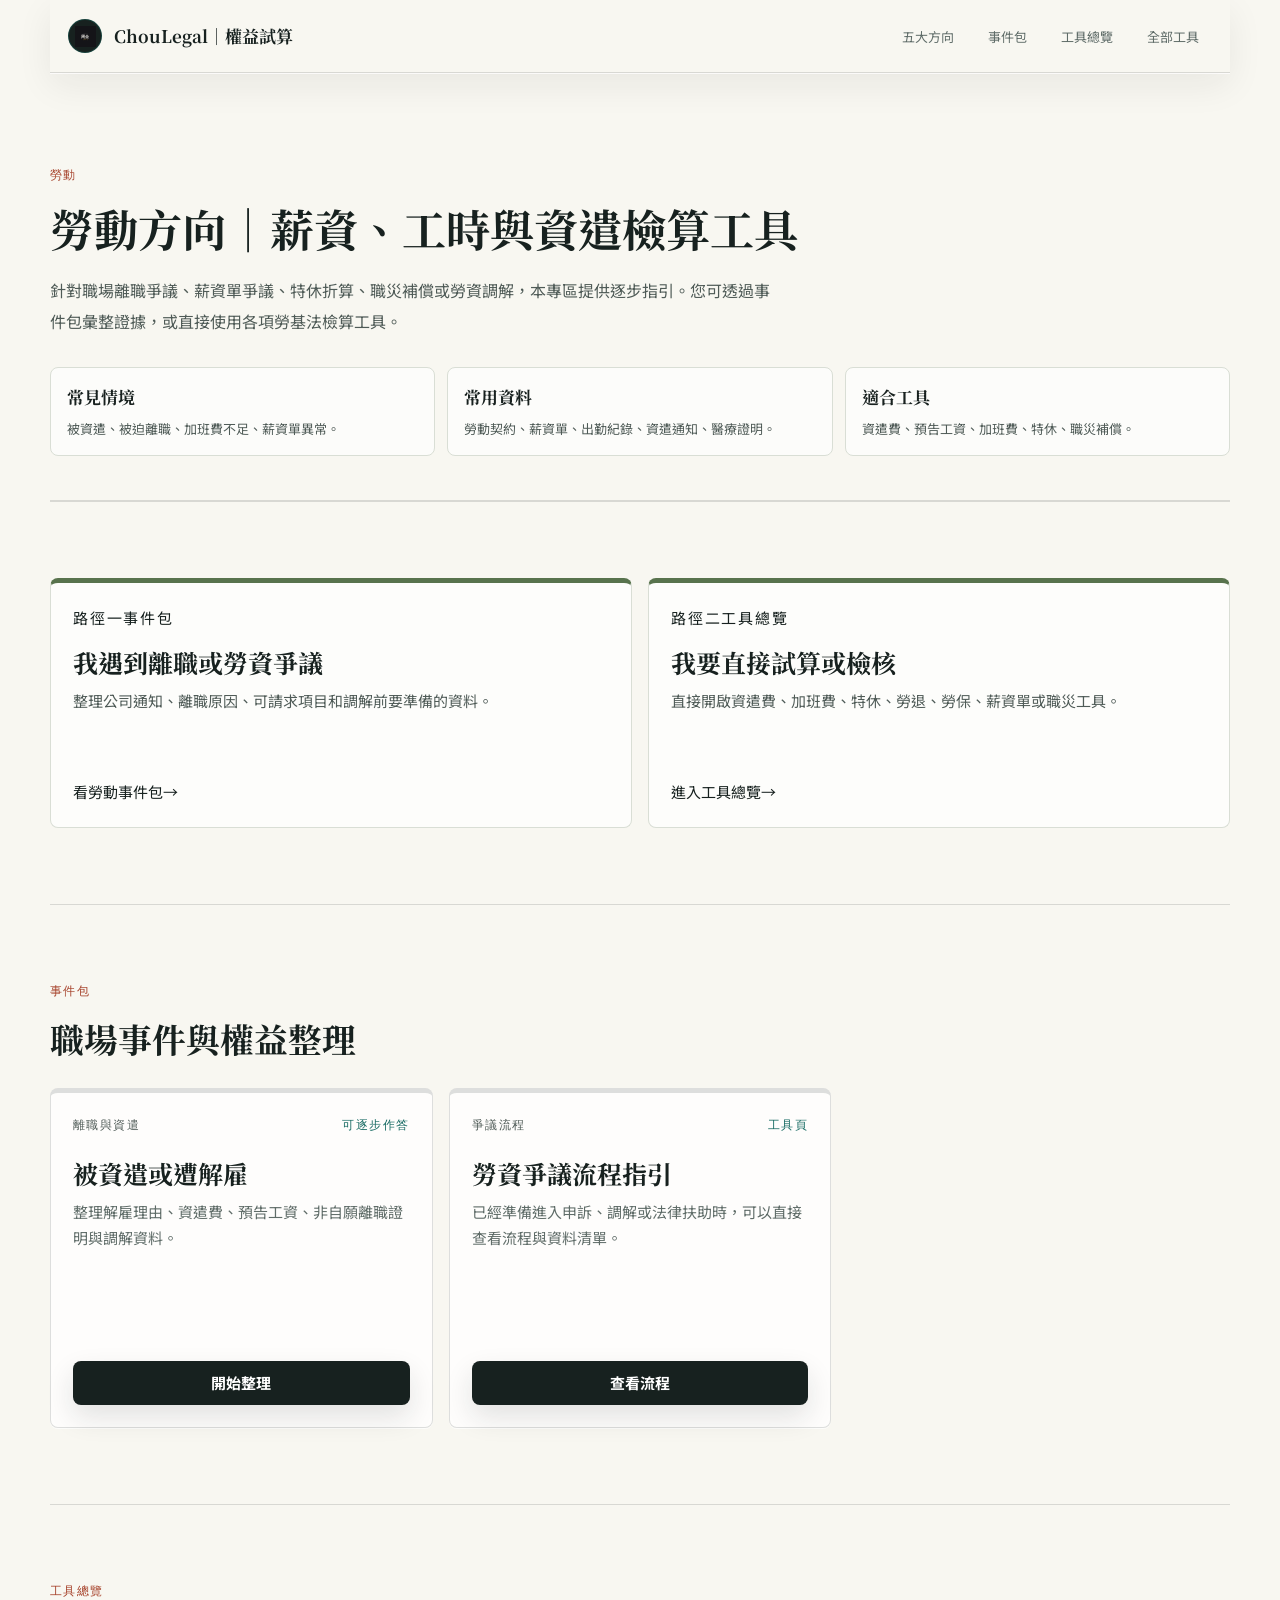
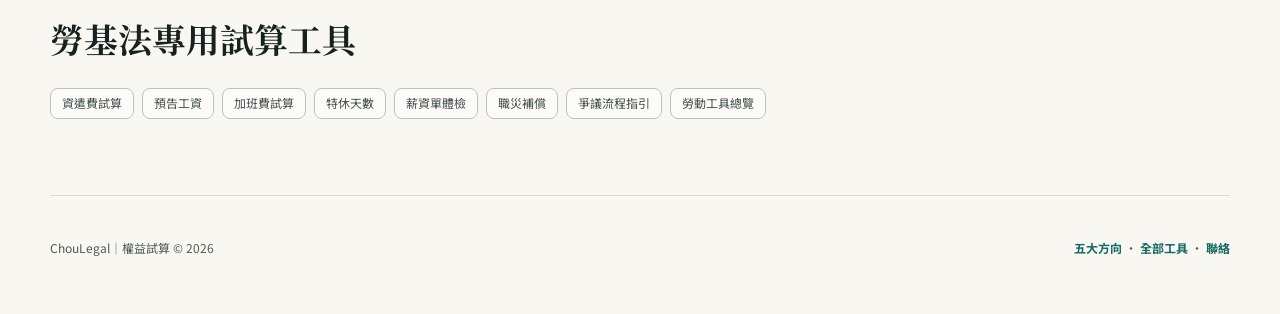
<file: labor.html>
<!DOCTYPE html>
<html lang="zh-TW">
<head>
<script defer src="https://static.cloudflareinsights.com/beacon.min.js" data-cf-beacon='{"token":"__CF_TOKEN_PEOPLE__"}'></script>
<script src="js/ga.js" defer></script>
<meta charset="UTF-8">
<link rel="icon" type="image/x-icon" href="favicon.ico">
<link rel="icon" type="image/svg+xml" href="favicon.svg">
<meta name="viewport" content="width=device-width, initial-scale=1.0">
<title>勞動方向｜ChouLegal 權益試算與查詢</title>
<meta name="description" content="ChouLegal 權益試算與查詢勞動權益專區。收錄資遣費、預告工資、加班費試算與特休天數等工具，協助受僱勞工在面臨職場變動與爭議時，快速核算自身權益。">
<meta name="robots" content="index, follow">
<link rel="canonical" href="https://people.choulegal.com/labor.html">
<meta property="og:title" content="勞動方向｜ChouLegal 權益試算與查詢">
<meta property="og:description" content="ChouLegal 權益試算與查詢勞動權益專區。收錄資遣費、預告工資、加班費試算與特休天數等工具，協助受僱勞工在面臨職場變動與爭議時，快速核算自身權益。">
<meta property="og:type" content="website">
<meta property="og:url" content="https://people.choulegal.com/labor.html">
<meta property="og:site_name" content="ChouLegal 權益試算">
<meta property="og:locale" content="zh_TW">
<meta property="og:image" content="https://people.choulegal.com/og-image-20260716-choutech.png">
<meta property="og:image:type" content="image/png">
<meta property="og:image:width" content="1200">
<meta property="og:image:height" content="630">
<meta property="og:image:alt" content="ChouTech 周全科技與 ChouLegal 權益試算五大法律方向入口">
<meta name="twitter:card" content="summary_large_image">
<meta name="twitter:title" content="勞動方向｜ChouLegal 權益試算與查詢">
<meta name="twitter:description" content="ChouLegal 權益試算與查詢勞動權益專區。收錄資遣費、預告工資、加班費試算與特休天數等工具，協助受僱勞工在面臨職場變動與爭議時，快速核算自身權益。">
<meta name="twitter:image" content="https://people.choulegal.com/og-image-20260716-choutech.png">
<link rel="preconnect" href="https://fonts.googleapis.com" crossorigin>
<link rel="preconnect" href="https://fonts.gstatic.com" crossorigin>
<link href="https://fonts.googleapis.com/css2?family=Noto+Serif+TC:wght@500;700&family=Noto+Sans+TC:wght@400;500;700&family=DM+Mono:wght@400;500&display=swap" rel="stylesheet">
<link rel="stylesheet" href="css/public-pages.css?v=20260719b">
<link rel="stylesheet" href="css/executive-polish.css?v=20260719b">
</head>
<body class="direction-page">
<div class="container">
  <header class="nav">
    <a class="brand" href="./">ChouLegal｜權益試算</a>
    <nav class="nav-links" aria-label="主選單">
      <a href="./">五大方向</a>
      <a href="#event-packs">事件包</a>
      <a href="#tools">工具總覽</a>
      <a href="tools.html">全部工具</a>
    </nav>
  </header>

  <main>
    <section class="hero">
      <div class="eyebrow">勞動</div>
      <h1>勞動方向｜薪資、工時與資遣檢算工具</h1>
      <p>針對職場離職爭議、薪資單爭議、特休折算、職災補償或勞資調解，本專區提供逐步指引。您可透過事件包彙整證據，或直接使用各項勞基法檢算工具。</p>
      <div class="direction-summary">
        <div class="summary-chip"><strong>常見情境</strong><span>被資遣、被迫離職、加班費不足、薪資單異常。</span></div>
        <div class="summary-chip"><strong>常用資料</strong><span>勞動契約、薪資單、出勤紀錄、資遣通知、醫療證明。</span></div>
        <div class="summary-chip"><strong>適合工具</strong><span>資遣費、預告工資、加班費、特休、職災補償。</span></div>
      </div>
    </section>

    <section class="section">
      <div class="route-choice-grid">
        <a class="route-choice labor" href="#event-packs">
          <div class="card-topline"><span>路徑一</span><span>事件包</span></div>
          <h3>我遇到離職或勞資爭議</h3>
          <p>整理公司通知、離職原因、可請求項目和調解前要準備的資料。</p>
          <div class="card-footer"><span>看勞動事件包</span><span>→</span></div>
        </a>
        <a class="route-choice labor" href="https://labor.choulegal.com/">
          <div class="card-topline"><span>路徑二</span><span>工具總覽</span></div>
          <h3>我要直接試算或檢核</h3>
          <p>直接開啟資遣費、加班費、特休、勞退、勞保、薪資單或職災工具。</p>
          <div class="card-footer"><span>進入工具總覽</span><span>→</span></div>
        </a>
      </div>
    </section>

    <section class="section" id="event-packs">
      <div class="section-head">
        <div>
          <div class="eyebrow">事件包</div>
          <h2>職場事件與權益整理</h2>
        </div>
      </div>
      <div class="kit-grid">
        <a class="kit" href="event-kit.html?id=dismissal-or-severance">
          <div class="kit-status"><span>離職與資遣</span><strong>可逐步作答</strong></div>
          <h3>被資遣或遭解雇</h3>
          <p class="kit-summary">整理解雇理由、資遣費、預告工資、非自願離職證明與調解資料。</p>
          <div class="start-link">開始整理</div>
        </a>
        <a class="kit" href="https://labor.choulegal.com/dispute-guide.html">
          <div class="kit-status"><span>爭議流程</span><strong>工具頁</strong></div>
          <h3>勞資爭議流程指引</h3>
          <p class="kit-summary">已經準備進入申訴、調解或法律扶助時，可以直接查看流程與資料清單。</p>
          <div class="start-link">查看流程</div>
        </a>
      </div>
    </section>

    <section class="section" id="tools">
      <div class="section-head">
        <div>
          <div class="eyebrow">工具總覽</div>
          <h2>勞基法專用試算工具</h2>
        </div>
      </div>
      <div class="tool-list">
        <a href="https://labor.choulegal.com/severance.html">資遣費試算</a>
        <a href="https://labor.choulegal.com/notice-calc.html">預告工資</a>
        <a href="https://labor.choulegal.com/overtime.html">加班費試算</a>
        <a href="https://labor.choulegal.com/annual-leave.html">特休天數</a>
        <a href="https://labor.choulegal.com/payslip-checker.html">薪資單體檢</a>
        <a href="https://labor.choulegal.com/work-injury.html">職災補償</a>
        <a href="https://labor.choulegal.com/dispute-guide.html">爭議流程指引</a>
        <a href="https://labor.choulegal.com/">勞動工具總覽</a>
      </div>
    </section>
  </main>

  <footer class="foot">
    <div>ChouLegal｜權益試算 © <span id="year">2026</span></div>
    <div><a href="./">五大方向</a> · <a href="tools.html">全部工具</a> · <a href="mailto:businessjoechou@gmail.com">聯絡</a></div>
  </footer>
</div>
<script>
  var year = document.getElementById('year');
  if (year) year.textContent = new Date().getFullYear();
</script>
</body>
</html>
</file>
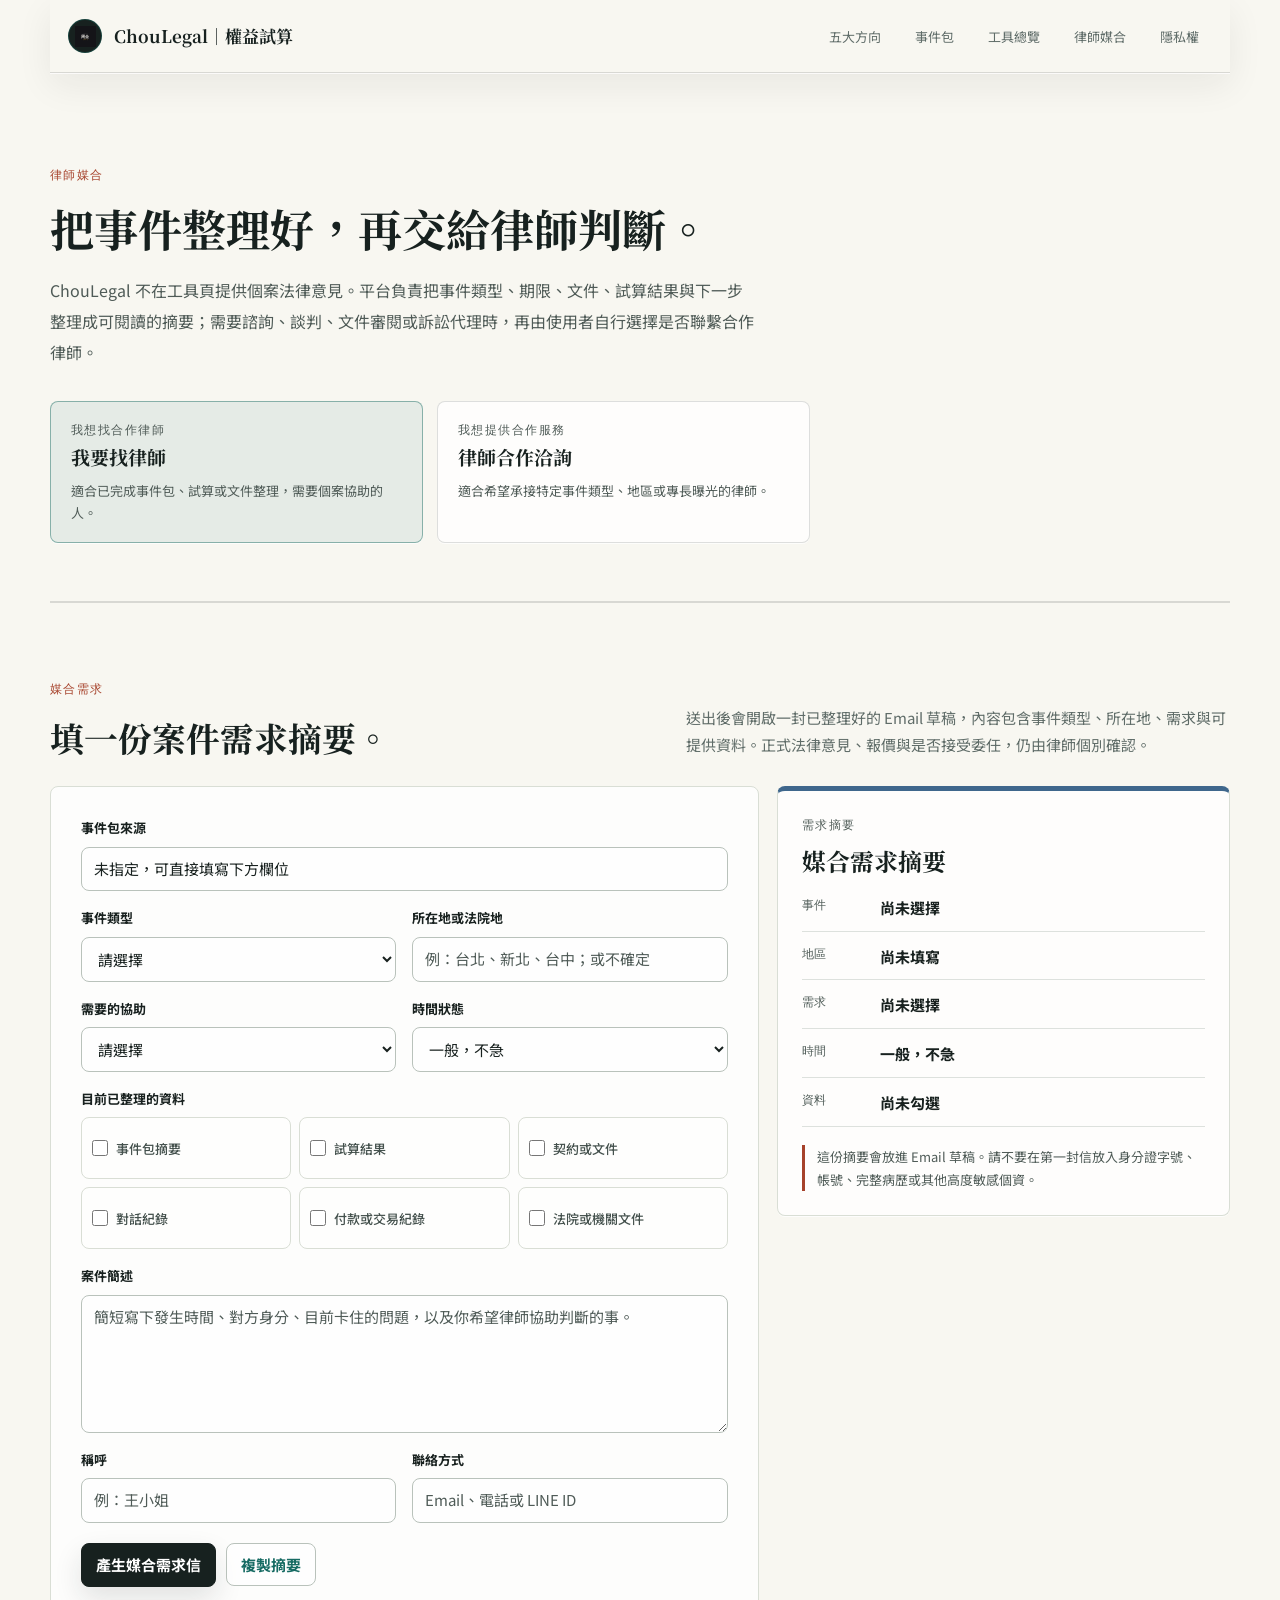
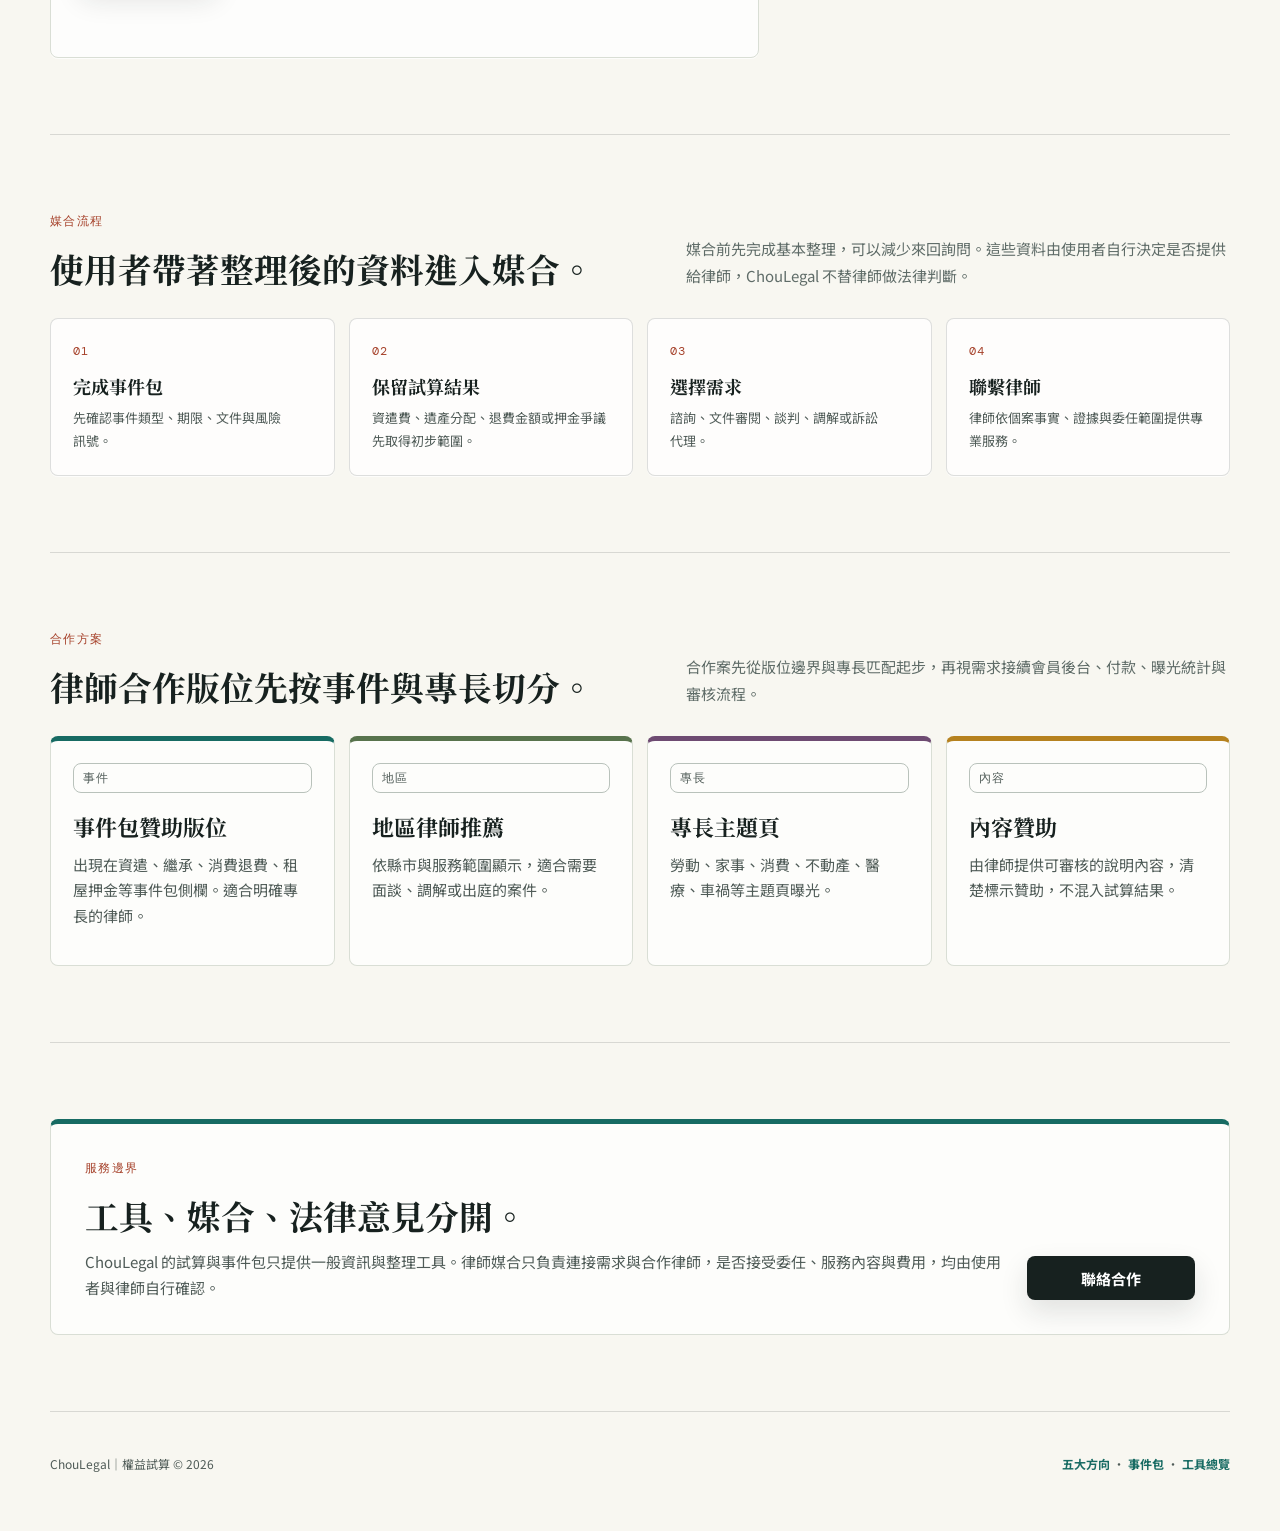
<file: lawyers.html>
<!DOCTYPE html>
<html lang="zh-TW">
<head>
<script defer src="https://static.cloudflareinsights.com/beacon.min.js" data-cf-beacon='{"token":"__CF_TOKEN_PEOPLE__"}'></script>
<script src="js/ga.js" defer></script>
<meta charset="UTF-8">
<link rel="icon" type="image/x-icon" href="favicon.ico">
<link rel="icon" type="image/svg+xml" href="favicon.svg">
<meta name="viewport" content="width=device-width, initial-scale=1.0">
<title>律師媒合｜ChouLegal 權益試算與查詢</title>
<meta name="description" content="ChouLegal 律師媒合入口。使用者可帶著事件包、試算結果與文件清單尋找合作律師；律師可洽詢事件類型、地區與專長版位。">
<meta name="robots" content="index, follow">
<link rel="canonical" href="https://people.choulegal.com/lawyers.html">
<meta property="og:title" content="律師媒合｜ChouLegal 權益試算與查詢">
<meta property="og:description" content="ChouLegal 律師媒合入口。使用者可帶著事件包、試算結果與文件清單尋找合作律師；律師可洽詢事件類型、地區與專長版位。">
<meta property="og:type" content="website">
<meta property="og:url" content="https://people.choulegal.com/lawyers.html">
<meta property="og:site_name" content="ChouLegal 權益試算">
<meta property="og:locale" content="zh_TW">
<meta property="og:image" content="https://people.choulegal.com/og-image-20260716-choutech.png">
<meta property="og:image:type" content="image/png">
<meta property="og:image:width" content="1200">
<meta property="og:image:height" content="630">
<meta property="og:image:alt" content="ChouTech 周全科技與 ChouLegal 權益試算五大法律方向入口">
<meta name="twitter:card" content="summary_large_image">
<meta name="twitter:title" content="律師媒合｜ChouLegal 權益試算與查詢">
<meta name="twitter:description" content="ChouLegal 律師媒合入口。使用者可帶著事件包、試算結果與文件清單尋找合作律師；律師可洽詢事件類型、地區與專長版位。">
<meta name="twitter:image" content="https://people.choulegal.com/og-image-20260716-choutech.png">
<link rel="preconnect" href="https://fonts.googleapis.com" crossorigin>
<link rel="preconnect" href="https://fonts.gstatic.com" crossorigin>
<link href="https://fonts.googleapis.com/css2?family=Noto+Serif+TC:wght@500;700&family=Noto+Sans+TC:wght@400;500;700&family=DM+Mono:wght@400;500&display=swap" rel="stylesheet">
<link rel="stylesheet" href="css/public-pages.css?v=20260719b">
<link rel="stylesheet" href="css/executive-polish.css?v=20260719b">
</head>
<body>
<div class="container">
  <header class="nav">
    <a class="brand" href="./">ChouLegal｜權益試算</a>
    <nav class="nav-links" aria-label="主選單">
      <a href="./">五大方向</a>
      <a href="event-kits.html">事件包</a>
      <a href="tools.html">工具總覽</a>
      <a href="lawyers.html">律師媒合</a>
      <a href="https://choulegal.com/privacy.html" target="_blank" rel="noopener">隱私權</a>
    </nav>
  </header>

  <main>
    <section class="hero matching-hero">
      <div class="eyebrow">律師媒合</div>
      <h1>把事件整理好，再交給律師判斷。</h1>
      <p>ChouLegal 不在工具頁提供個案法律意見。平台負責把事件類型、期限、文件、試算結果與下一步整理成可閱讀的摘要；需要諮詢、談判、文件審閱或訴訟代理時，再由使用者自行選擇是否聯繫合作律師。</p>
      <div class="switcher" aria-label="媒合入口">
        <a class="switch-card active" href="#matching-form">
          <div class="switch-kicker">我想找合作律師</div>
          <div class="switch-title">我要找律師</div>
          <div class="switch-text">適合已完成事件包、試算或文件整理，需要個案協助的人。</div>
        </a>
        <a class="switch-card" href="#lawyer-partner">
          <div class="switch-kicker">我想提供合作服務</div>
          <div class="switch-title">律師合作洽詢</div>
          <div class="switch-text">適合希望承接特定事件類型、地區或專長曝光的律師。</div>
        </a>
      </div>
    </section>

    <section class="section" id="matching-form">
      <div class="section-head">
        <div>
          <div class="eyebrow">媒合需求</div>
          <h2>填一份案件需求摘要。</h2>
        </div>
        <p class="section-desc">送出後會開啟一封已整理好的 Email 草稿，內容包含事件類型、所在地、需求與可提供資料。正式法律意見、報價與是否接受委任，仍由律師個別確認。</p>
      </div>

      <div class="match-intake">
        <form class="match-form" id="lawyerMatchForm">
          <div class="form-row full">
            <label for="eventSource">事件包來源</label>
            <input id="eventSource" name="eventSource" type="text" value="未指定，可直接填寫下方欄位">
          </div>

          <div class="form-row">
            <label for="caseType">事件類型</label>
            <select id="caseType" name="caseType" required>
              <option value="">請選擇</option>
              <option value="家庭與繼承">家庭與繼承</option>
              <option value="婚姻與親子">婚姻與親子</option>
              <option value="勞動與職場">勞動與職場</option>
              <option value="公務員與教師">公務員與教師</option>
              <option value="消費爭議">消費爭議</option>
              <option value="住宅租屋">住宅租屋</option>
              <option value="車禍與損害賠償">車禍與損害賠償</option>
              <option value="不動產與契約">不動產與契約</option>
              <option value="其他">其他</option>
            </select>
          </div>

          <div class="form-row">
            <label for="region">所在地或法院地</label>
            <input id="region" name="region" type="text" placeholder="例：台北、新北、台中；或不確定">
          </div>

          <div class="form-row">
            <label for="needType">需要的協助</label>
            <select id="needType" name="needType" required>
              <option value="">請選擇</option>
              <option value="初步諮詢">初步諮詢</option>
              <option value="消基會諮詢／申訴協助">消基會諮詢／申訴協助</option>
              <option value="文件審閱">文件審閱</option>
              <option value="律師函或存證信函">律師函或存證信函</option>
              <option value="談判或調解">談判或調解</option>
              <option value="訴訟或非訟代理">訴訟或非訟代理</option>
              <option value="尚不確定">尚不確定</option>
            </select>
          </div>

          <div class="form-row">
            <label for="urgency">時間狀態</label>
            <select id="urgency" name="urgency">
              <option value="一般，不急">一般，不急</option>
              <option value="一週內需要回覆">一週內需要回覆</option>
              <option value="三日內需要回覆">三日內需要回覆</option>
              <option value="有期限或開庭日期">有期限或開庭日期</option>
              <option value="期限不確定">期限不確定</option>
            </select>
          </div>

          <div class="form-row full">
            <label>目前已整理的資料</label>
            <div class="check-grid">
              <label><input type="checkbox" name="prepared" value="事件包摘要"> 事件包摘要</label>
              <label><input type="checkbox" name="prepared" value="試算結果"> 試算結果</label>
              <label><input type="checkbox" name="prepared" value="契約或文件"> 契約或文件</label>
              <label><input type="checkbox" name="prepared" value="對話紀錄"> 對話紀錄</label>
              <label><input type="checkbox" name="prepared" value="付款或交易紀錄"> 付款或交易紀錄</label>
              <label><input type="checkbox" name="prepared" value="法院或機關文件"> 法院或機關文件</label>
            </div>
          </div>

          <div class="form-row full">
            <label for="summary">案件簡述</label>
            <textarea id="summary" name="summary" rows="5" placeholder="簡短寫下發生時間、對方身分、目前卡住的問題，以及你希望律師協助判斷的事。"></textarea>
          </div>

          <div class="form-row">
            <label for="contactName">稱呼</label>
            <input id="contactName" name="contactName" type="text" placeholder="例：王小姐">
          </div>

          <div class="form-row">
            <label for="contactMethod">聯絡方式</label>
            <input id="contactMethod" name="contactMethod" type="text" placeholder="Email、電話或 LINE ID">
          </div>

          <div class="form-actions">
            <button class="next-link" type="submit">產生媒合需求信</button>
            <button class="secondary-action" type="button" id="copyMatchSummary">複製摘要</button>
          </div>
          <p class="form-status" id="matchFormStatus" role="status" aria-live="polite"></p>
        </form>

        <aside class="match-preview" aria-label="媒合需求摘要預覽">
          <div class="aside-title">需求摘要</div>
          <h3>媒合需求摘要</h3>
          <dl>
            <div><dt>事件</dt><dd id="previewCaseType">尚未選擇</dd></div>
            <div><dt>地區</dt><dd id="previewRegion">尚未填寫</dd></div>
            <div><dt>需求</dt><dd id="previewNeedType">尚未選擇</dd></div>
            <div><dt>時間</dt><dd id="previewUrgency">一般，不急</dd></div>
            <div><dt>資料</dt><dd id="previewPrepared">尚未勾選</dd></div>
          </dl>
          <p>這份摘要會放進 Email 草稿。請不要在第一封信放入身分證字號、帳號、完整病歷或其他高度敏感個資。</p>
        </aside>
      </div>
    </section>

    <section class="section">
      <div class="section-head">
        <div>
          <div class="eyebrow">媒合流程</div>
          <h2>使用者帶著整理後的資料進入媒合。</h2>
        </div>
        <p class="section-desc">媒合前先完成基本整理，可以減少來回詢問。這些資料由使用者自行決定是否提供給律師，ChouLegal 不替律師做法律判斷。</p>
      </div>

      <div class="matching-flow">
        <div class="step">
          <div class="step-num">01</div>
          <h3>完成事件包</h3>
          <p>先確認事件類型、期限、文件與風險訊號。</p>
        </div>
        <div class="step">
          <div class="step-num">02</div>
          <h3>保留試算結果</h3>
          <p>資遣費、遺產分配、退費金額或押金爭議先取得初步範圍。</p>
        </div>
        <div class="step">
          <div class="step-num">03</div>
          <h3>選擇需求</h3>
          <p>諮詢、文件審閱、談判、調解或訴訟代理。</p>
        </div>
        <div class="step">
          <div class="step-num">04</div>
          <h3>聯繫律師</h3>
          <p>律師依個案事實、證據與委任範圍提供專業服務。</p>
        </div>
      </div>
    </section>

    <section class="section" id="lawyer-partner">
      <div class="section-head">
        <div>
          <div class="eyebrow">合作方案</div>
          <h2>律師合作版位先按事件與專長切分。</h2>
        </div>
        <p class="section-desc">合作案先從版位邊界與專長匹配起步，再視需求接續會員後台、付款、曝光統計與審核流程。</p>
      </div>

      <div class="ad-slot-grid">
        <article class="ad-slot">
          <div class="badge">事件</div>
          <h3>事件包贊助版位</h3>
          <p>出現在資遣、繼承、消費退費、租屋押金等事件包側欄。適合明確專長的律師。</p>
        </article>
        <article class="ad-slot">
          <div class="badge">地區</div>
          <h3>地區律師推薦</h3>
          <p>依縣市與服務範圍顯示，適合需要面談、調解或出庭的案件。</p>
        </article>
        <article class="ad-slot">
          <div class="badge">專長</div>
          <h3>專長主題頁</h3>
          <p>勞動、家事、消費、不動產、醫療、車禍等主題頁曝光。</p>
        </article>
        <article class="ad-slot">
          <div class="badge">內容</div>
          <h3>內容贊助</h3>
          <p>由律師提供可審核的說明內容，清楚標示贊助，不混入試算結果。</p>
        </article>
      </div>
    </section>

    <section class="section">
      <div class="matching-strip">
        <div>
          <div class="eyebrow">服務邊界</div>
          <h2>工具、媒合、法律意見分開。</h2>
          <p>ChouLegal 的試算與事件包只提供一般資訊與整理工具。律師媒合只負責連接需求與合作律師，是否接受委任、服務內容與費用，均由使用者與律師自行確認。</p>
        </div>
        <a class="next-link" href="mailto:businessjoechou@gmail.com?subject=ChouLegal%20%E5%BE%8B%E5%B8%AB%E5%AA%92%E5%90%88">聯絡合作</a>
      </div>
    </section>
  </main>

  <footer class="foot">
    <div>ChouLegal｜權益試算 © <span id="year">2026</span></div>
    <div><a href="./">五大方向</a> · <a href="event-kits.html">事件包</a> · <a href="tools.html">工具總覽</a></div>
  </footer>
</div>
<script src="js/event-kits-data.js"></script>
<script>
  var year = document.getElementById('year');
  if (year) year.textContent = new Date().getFullYear();

  var form = document.getElementById('lawyerMatchForm');
  var eventSource = document.getElementById('eventSource');
  var caseType = document.getElementById('caseType');
  var region = document.getElementById('region');
  var needType = document.getElementById('needType');
  var urgency = document.getElementById('urgency');
  var summary = document.getElementById('summary');
  var contactName = document.getElementById('contactName');
  var contactMethod = document.getElementById('contactMethod');
  var statusEl = document.getElementById('matchFormStatus');
  var copyButton = document.getElementById('copyMatchSummary');
  var incomingPayload = null;

  function valueOrEmpty(field) {
    return field && field.value ? field.value.trim() : '';
  }

  function selectedPrepared() {
    return Array.prototype.slice.call(document.querySelectorAll('input[name="prepared"]:checked'))
      .map(function (item) { return item.value; });
  }

  function setPreview(id, value, fallback) {
    var target = document.getElementById(id);
    if (target) target.textContent = value || fallback;
  }

  function updatePreview() {
    setPreview('previewCaseType', valueOrEmpty(caseType), '尚未選擇');
    setPreview('previewRegion', valueOrEmpty(region), '尚未填寫');
    setPreview('previewNeedType', valueOrEmpty(needType), '尚未選擇');
    setPreview('previewUrgency', valueOrEmpty(urgency), '一般，不急');
    var prepared = selectedPrepared();
    setPreview('previewPrepared', prepared.join('、'), '尚未勾選');
  }

  function buildRequestText() {
    var prepared = selectedPrepared();
    return [
      'ChouLegal 律師媒合需求',
      '',
      '事件包來源：' + (valueOrEmpty(eventSource) || '未指定'),
      '事件類型：' + (valueOrEmpty(caseType) || '未選擇'),
      '所在地或法院地：' + (valueOrEmpty(region) || '未填寫'),
      '需要的協助：' + (valueOrEmpty(needType) || '未選擇'),
      '時間狀態：' + (valueOrEmpty(urgency) || '未填寫'),
      '目前已整理的資料：' + (prepared.length ? prepared.join('、') : '未勾選'),
      '',
      '案件簡述：',
      valueOrEmpty(summary) || '未填寫',
      '',
      '稱呼：' + (valueOrEmpty(contactName) || '未填寫'),
      '聯絡方式：' + (valueOrEmpty(contactMethod) || '未填寫'),
      '',
      '我了解 ChouLegal 僅協助整理需求與媒合入口，不提供個案法律意見；是否接受委任、服務內容與費用，需由我與律師自行確認。'
    ].join('\n');
  }

  function selectIfOptionExists(selectEl, value) {
    if (!selectEl || !value) return;
    var options = Array.prototype.slice.call(selectEl.options);
    var matched = options.find(function (option) { return option.value === value; });
    if (matched) selectEl.value = matched.value;
  }

  function checkPrepared(values) {
    if (!Array.isArray(values)) return;
    var checkboxes = Array.prototype.slice.call(document.querySelectorAll('input[name="prepared"]'));
    values.forEach(function (value) {
      var matched = checkboxes.find(function (item) { return item.value === value; });
      if (matched) matched.checked = true;
    });
  }

  function rowsToText(title, rows) {
    if (!Array.isArray(rows) || rows.length === 0) return '';
    return [title].concat(rows.map(function (row) {
      return '- ' + (row.label || '項目') + '：' + (row.value || '未填寫');
    })).join('\n');
  }

  function applyPayloadParam() {
    var params = new URLSearchParams(window.location.search);
    var payloadText = params.get('payload');
    if (!payloadText) return;

    try {
      incomingPayload = JSON.parse(payloadText);
    } catch (error) {
      try {
        incomingPayload = JSON.parse(decodeURIComponent(payloadText));
      } catch (decodeError) {
        if (statusEl) statusEl.textContent = '帶入的試算資料無法讀取，請手動填寫媒合表單。';
        return;
      }
    }

    if (!incomingPayload || typeof incomingPayload !== 'object') return;
    if (incomingPayload.eventSource) eventSource.value = incomingPayload.eventSource;
    selectIfOptionExists(caseType, incomingPayload.caseType);
    selectIfOptionExists(needType, incomingPayload.needType);
    selectIfOptionExists(urgency, incomingPayload.urgency);
    checkPrepared(incomingPayload.prepared);
    checkPrepared(['試算結果']);

    var parts = [
      rowsToText('使用者輸入資料', incomingPayload.inputs),
      rowsToText('試算結果', incomingPayload.results),
      rowsToText('備註與法源提示', (incomingPayload.notes || []).map(function (note) {
        return { label: '備註', value: note };
      })),
    ].filter(Boolean);

    if (parts.length) {
      summary.value = parts.join('\n\n');
    }

    if (statusEl) statusEl.textContent = '已帶入權益試算資料，可補上聯絡方式後一鍵產生媒合需求信。';
  }

  function applyEventParam() {
    var params = new URLSearchParams(window.location.search);
    var eventId = params.get('event');
    if (!eventId) return;
    var kits = window.CHOULEGAL_EVENT_KITS || [];
    var kit = kits.find(function (item) { return item.id === eventId; });
    if (!kit) {
      eventSource.value = eventId;
      return;
    }
    eventSource.value = kit.title;
    if (kit.category) {
      var options = Array.prototype.slice.call(caseType.options);
      var matched = options.find(function (option) {
        return option.value && (
          option.value === kit.category ||
          kit.category.indexOf(option.value) !== -1 ||
          option.value.indexOf(kit.category) !== -1
        );
      });
      if (matched) caseType.value = matched.value;
    }
    var eventCheckbox = Array.prototype.slice.call(document.querySelectorAll('input[name="prepared"]'))
      .find(function (item) { return item.value === '事件包摘要'; });
    if (eventCheckbox) eventCheckbox.checked = true;
  }

  if (form) {
    applyEventParam();
    applyPayloadParam();
    updatePreview();
    form.addEventListener('input', updatePreview);
    form.addEventListener('change', updatePreview);
    form.addEventListener('submit', function (event) {
      event.preventDefault();
      if (!form.reportValidity()) return;
      var subject = 'ChouLegal 律師媒合需求｜' + (valueOrEmpty(caseType) || '未分類');
      var body = buildRequestText();
      window.location.href = 'mailto:businessjoechou@gmail.com?subject=' + encodeURIComponent(subject) + '&body=' + encodeURIComponent(body);
      if (statusEl) statusEl.textContent = '已產生 Email 草稿。若瀏覽器沒有開啟郵件 App，可按「複製摘要」貼到你常用的信箱。';
    });
  }

  if (copyButton) {
    copyButton.addEventListener('click', function () {
      var text = buildRequestText();
      if (!navigator.clipboard) {
        if (statusEl) statusEl.textContent = '此瀏覽器不支援直接複製，請改用產生媒合需求信。';
        return;
      }
      navigator.clipboard.writeText(text).then(function () {
        if (statusEl) statusEl.textContent = '已複製媒合摘要。';
      }).catch(function () {
        if (statusEl) statusEl.textContent = '複製失敗，請改用產生媒合需求信。';
      });
    });
  }
</script>
</body>
</html>
</file>
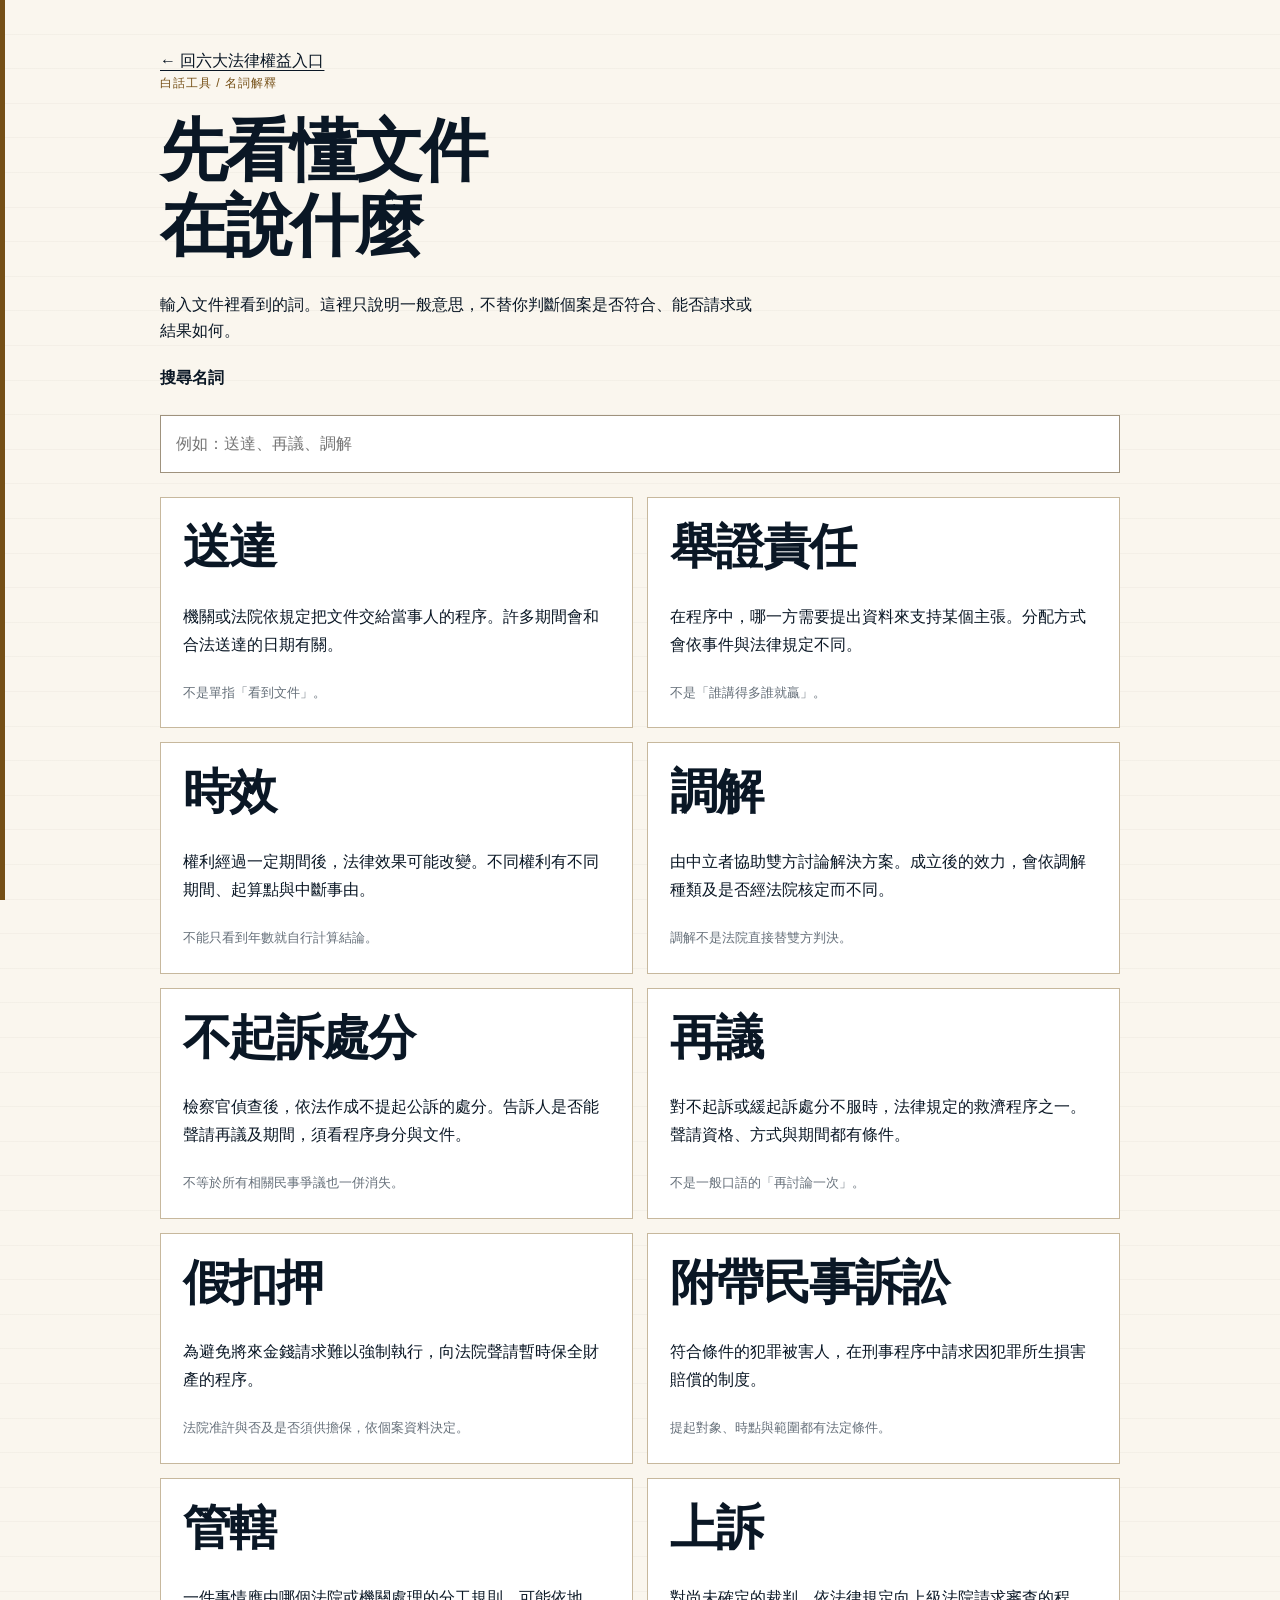
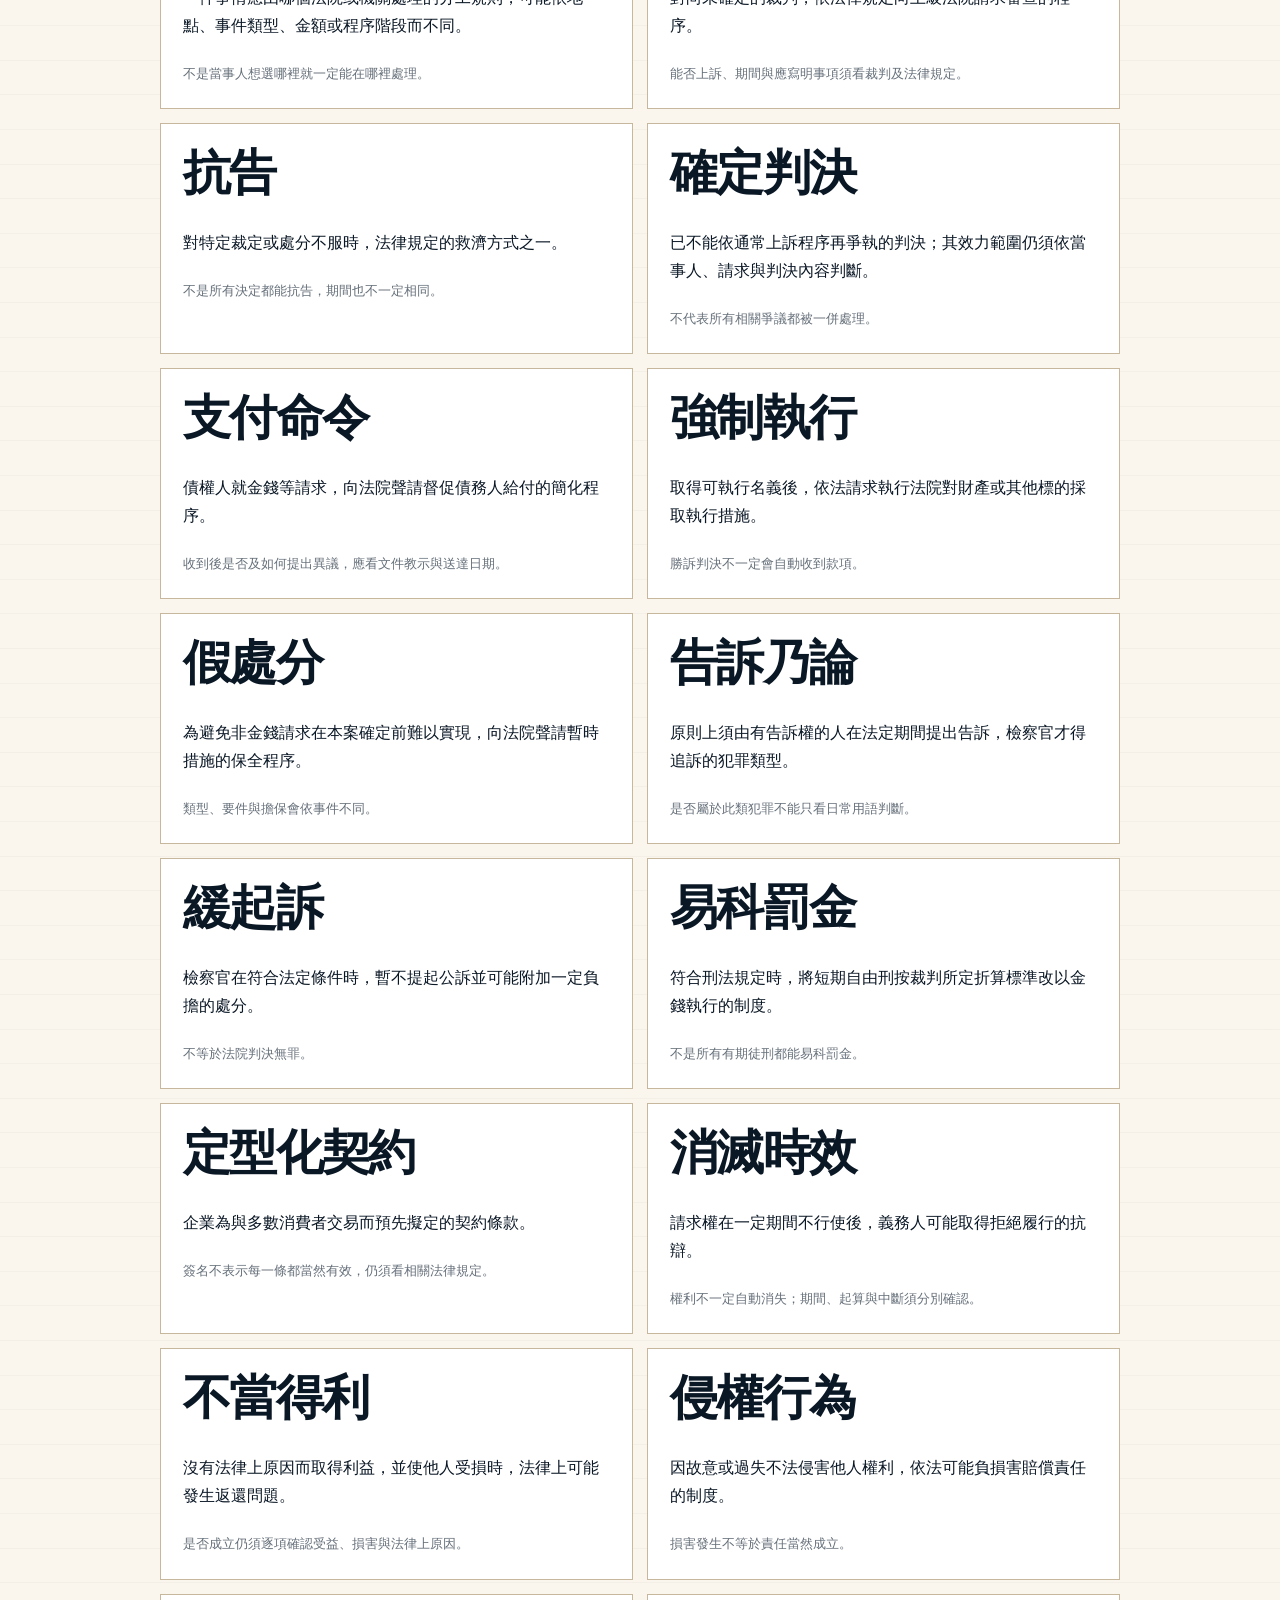
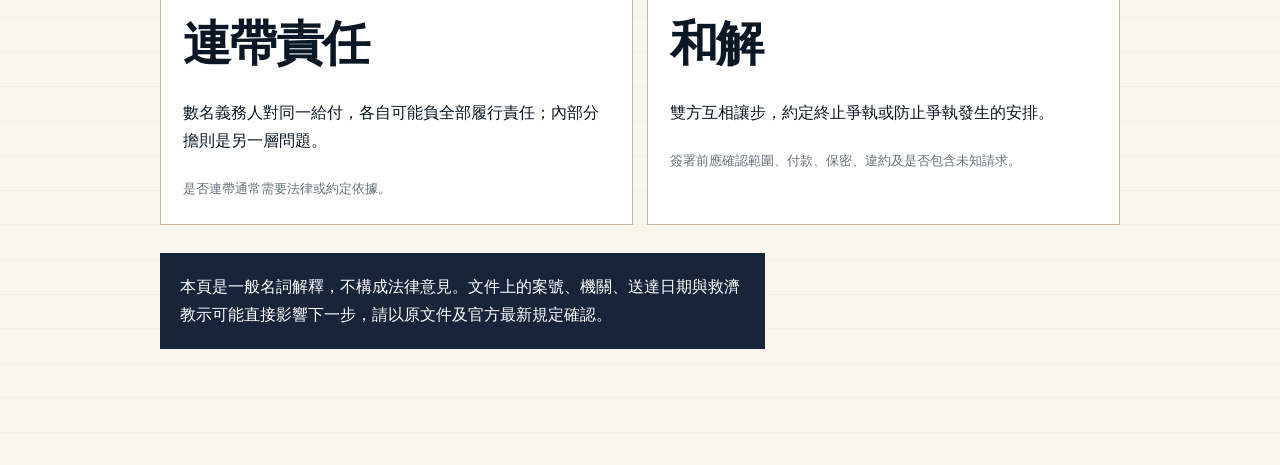
<file: legal-terms.html>
<!doctype html>
<html lang="zh-Hant"><head>
<meta charset="utf-8"><meta name="viewport" content="width=device-width,initial-scale=1">
<title>法律術語白話翻譯｜ChouLegal</title>
<meta name="description" content="用白話理解常見法律名詞。內容只做名詞解釋，不判斷個案權利、責任或結果。">
<link rel="canonical" href="https://people.choulegal.com/legal-terms.html"><link rel="stylesheet" href="css/choulegal-home.css">
<style>.terms-main{width:min(calc(100% - 32px),960px);margin:auto;padding:48px 0 96px}.terms-main h1{font:900 clamp(38px,7vw,68px)/1.1 "Noto Serif TC",serif}.term-search{width:100%;margin:24px 0;padding:15px;border:1px solid #9f927d;font:inherit}.terms{display:grid;grid-template-columns:repeat(2,minmax(0,1fr));gap:14px}.term{padding:22px;border:1px solid #c7b89d;background:#fff}.term h2{margin-top:0}.term p{line-height:1.75}.term small{color:#66707a}.boundary{margin-top:28px;padding:20px;background:#17243a;color:#fff;line-height:1.75}@media(max-width:700px){.terms{grid-template-columns:1fr}}</style>
</head><body><main class="terms-main"><a href="./">← 回六大法律權益入口</a><p class="section-index">白話工具 / 名詞解釋</p><h1>先看懂文件在說什麼</h1><p>輸入文件裡看到的詞。這裡只說明一般意思，不替你判斷個案是否符合、能否請求或結果如何。</p>
<label for="term-search"><strong>搜尋名詞</strong></label><input class="term-search" id="term-search" type="search" placeholder="例如：送達、再議、調解">
<section class="terms" id="terms">
<article class="term"><h2>送達</h2><p>機關或法院依規定把文件交給當事人的程序。許多期間會和合法送達的日期有關。</p><small>不是單指「看到文件」。</small></article>
<article class="term"><h2>舉證責任</h2><p>在程序中，哪一方需要提出資料來支持某個主張。分配方式會依事件與法律規定不同。</p><small>不是「誰講得多誰就贏」。</small></article>
<article class="term"><h2>時效</h2><p>權利經過一定期間後，法律效果可能改變。不同權利有不同期間、起算點與中斷事由。</p><small>不能只看到年數就自行計算結論。</small></article>
<article class="term"><h2>調解</h2><p>由中立者協助雙方討論解決方案。成立後的效力，會依調解種類及是否經法院核定而不同。</p><small>調解不是法院直接替雙方判決。</small></article>
<article class="term"><h2>不起訴處分</h2><p>檢察官偵查後，依法作成不提起公訴的處分。告訴人是否能聲請再議及期間，須看程序身分與文件。</p><small>不等於所有相關民事爭議也一併消失。</small></article>
<article class="term"><h2>再議</h2><p>對不起訴或緩起訴處分不服時，法律規定的救濟程序之一。聲請資格、方式與期間都有條件。</p><small>不是一般口語的「再討論一次」。</small></article>
<article class="term"><h2>假扣押</h2><p>為避免將來金錢請求難以強制執行，向法院聲請暫時保全財產的程序。</p><small>法院准許與否及是否須供擔保，依個案資料決定。</small></article>
<article class="term"><h2>附帶民事訴訟</h2><p>符合條件的犯罪被害人，在刑事程序中請求因犯罪所生損害賠償的制度。</p><small>提起對象、時點與範圍都有法定條件。</small></article>
<article class="term"><h2>管轄</h2><p>一件事情應由哪個法院或機關處理的分工規則，可能依地點、事件類型、金額或程序階段而不同。</p><small>不是當事人想選哪裡就一定能在哪裡處理。</small></article>
<article class="term"><h2>上訴</h2><p>對尚未確定的裁判，依法律規定向上級法院請求審查的程序。</p><small>能否上訴、期間與應寫明事項須看裁判及法律規定。</small></article>
<article class="term"><h2>抗告</h2><p>對特定裁定或處分不服時，法律規定的救濟方式之一。</p><small>不是所有決定都能抗告，期間也不一定相同。</small></article>
<article class="term"><h2>確定判決</h2><p>已不能依通常上訴程序再爭執的判決；其效力範圍仍須依當事人、請求與判決內容判斷。</p><small>不代表所有相關爭議都被一併處理。</small></article>
<article class="term"><h2>支付命令</h2><p>債權人就金錢等請求，向法院聲請督促債務人給付的簡化程序。</p><small>收到後是否及如何提出異議，應看文件教示與送達日期。</small></article>
<article class="term"><h2>強制執行</h2><p>取得可執行名義後，依法請求執行法院對財產或其他標的採取執行措施。</p><small>勝訴判決不一定會自動收到款項。</small></article>
<article class="term"><h2>假處分</h2><p>為避免非金錢請求在本案確定前難以實現，向法院聲請暫時措施的保全程序。</p><small>類型、要件與擔保會依事件不同。</small></article>
<article class="term"><h2>告訴乃論</h2><p>原則上須由有告訴權的人在法定期間提出告訴，檢察官才得追訴的犯罪類型。</p><small>是否屬於此類犯罪不能只看日常用語判斷。</small></article>
<article class="term"><h2>緩起訴</h2><p>檢察官在符合法定條件時，暫不提起公訴並可能附加一定負擔的處分。</p><small>不等於法院判決無罪。</small></article>
<article class="term"><h2>易科罰金</h2><p>符合刑法規定時，將短期自由刑按裁判所定折算標準改以金錢執行的制度。</p><small>不是所有有期徒刑都能易科罰金。</small></article>
<article class="term"><h2>定型化契約</h2><p>企業為與多數消費者交易而預先擬定的契約條款。</p><small>簽名不表示每一條都當然有效，仍須看相關法律規定。</small></article>
<article class="term"><h2>消滅時效</h2><p>請求權在一定期間不行使後，義務人可能取得拒絕履行的抗辯。</p><small>權利不一定自動消失；期間、起算與中斷須分別確認。</small></article>
<article class="term"><h2>不當得利</h2><p>沒有法律上原因而取得利益，並使他人受損時，法律上可能發生返還問題。</p><small>是否成立仍須逐項確認受益、損害與法律上原因。</small></article>
<article class="term"><h2>侵權行為</h2><p>因故意或過失不法侵害他人權利，依法可能負損害賠償責任的制度。</p><small>損害發生不等於責任當然成立。</small></article>
<article class="term"><h2>連帶責任</h2><p>數名義務人對同一給付，各自可能負全部履行責任；內部分擔則是另一層問題。</p><small>是否連帶通常需要法律或約定依據。</small></article>
<article class="term"><h2>和解</h2><p>雙方互相讓步，約定終止爭執或防止爭執發生的安排。</p><small>簽署前應確認範圍、付款、保密、違約及是否包含未知請求。</small></article>
</section><p class="boundary">本頁是一般名詞解釋，不構成法律意見。文件上的案號、機關、送達日期與救濟教示可能直接影響下一步，請以原文件及官方最新規定確認。</p>
</main><script>const q=document.querySelector("#term-search");q.addEventListener("input",()=>{const s=q.value.trim().toLowerCase();document.querySelectorAll(".term").forEach(el=>el.hidden=s&&!el.textContent.toLowerCase().includes(s))});</script></body></html>
</file>
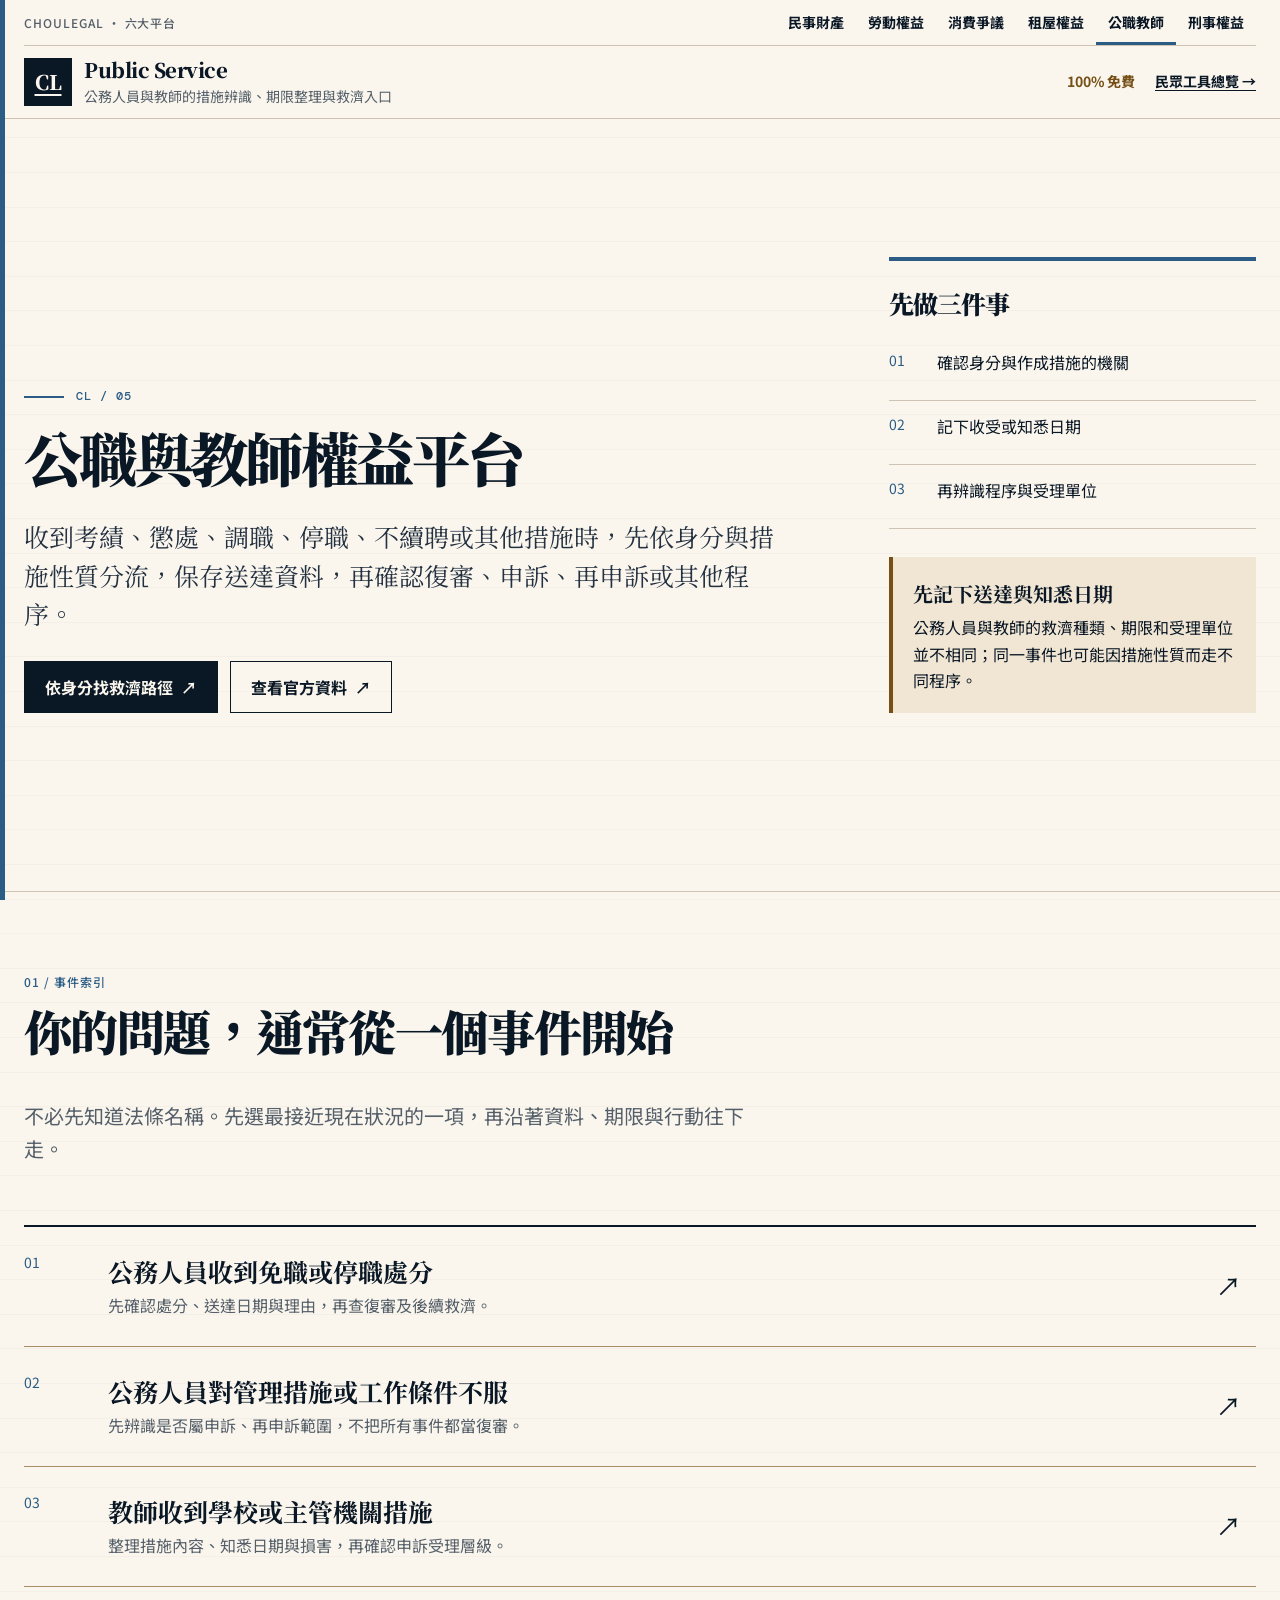
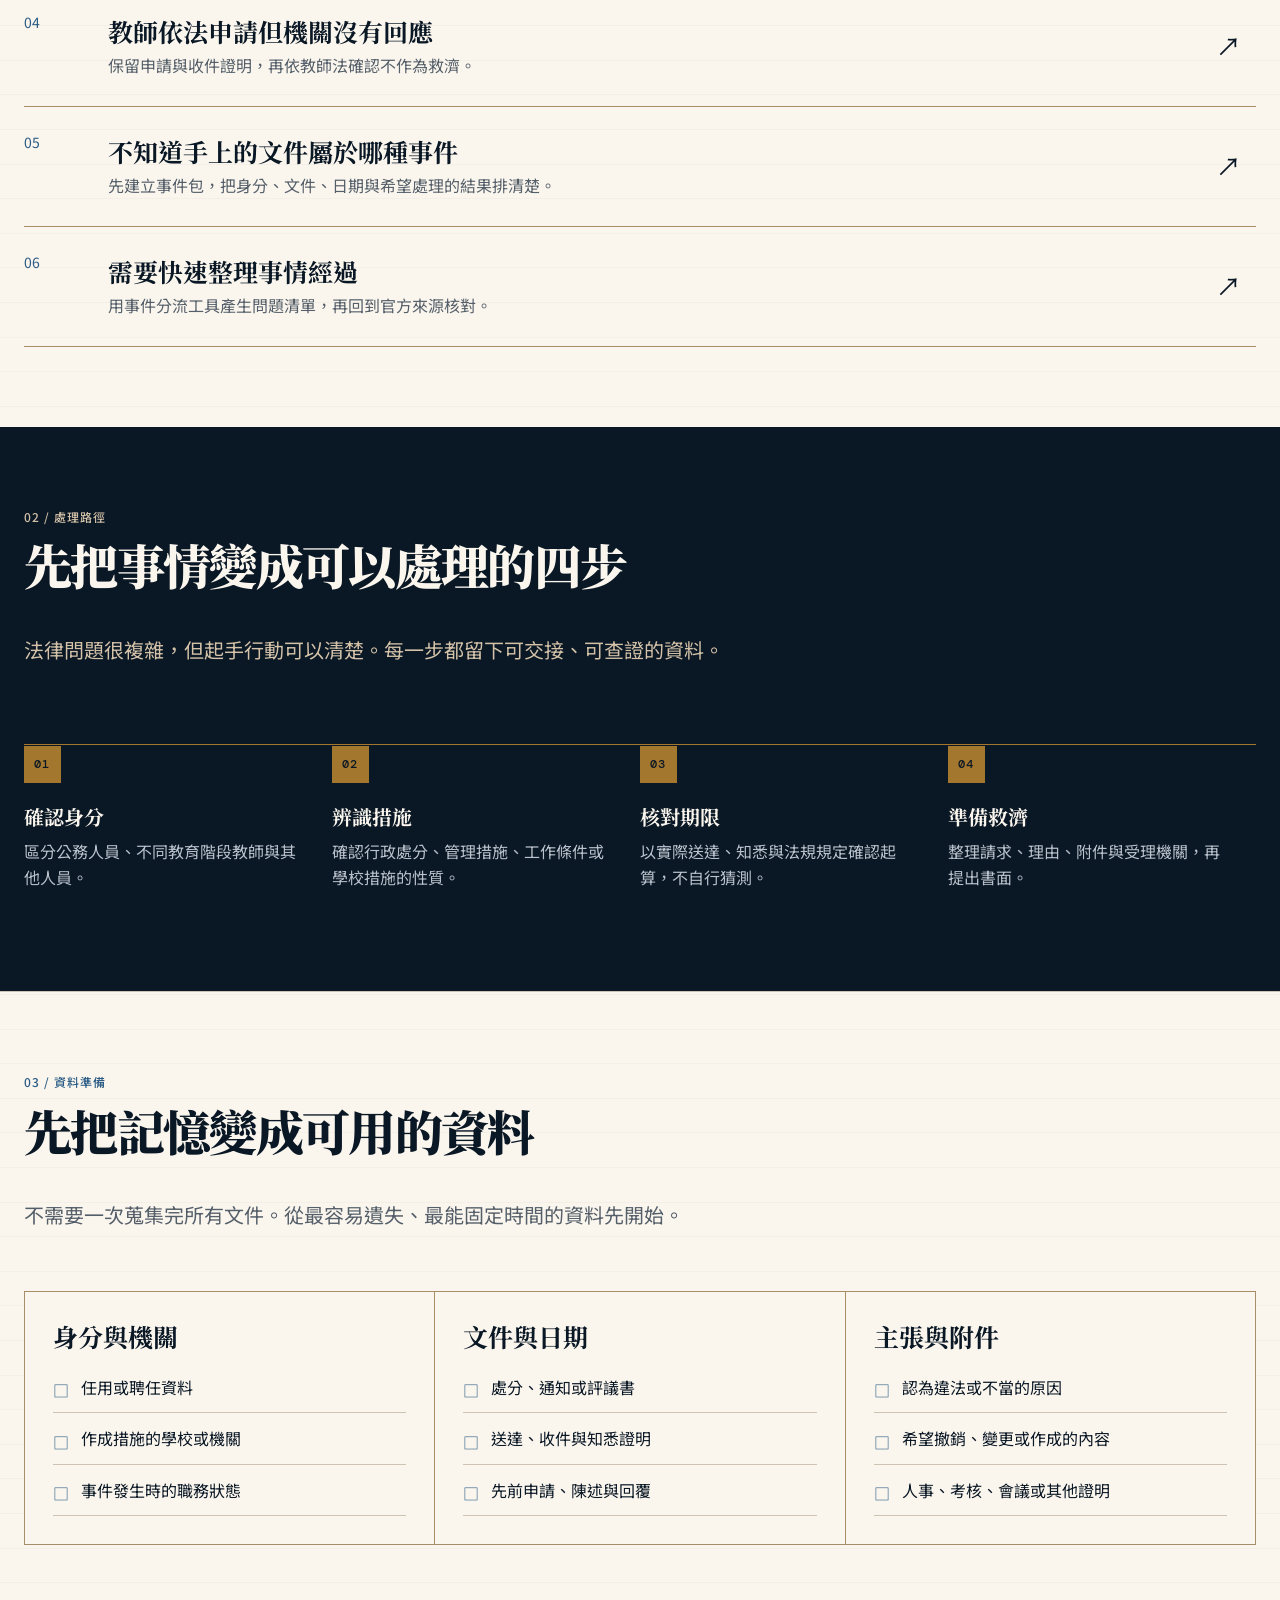
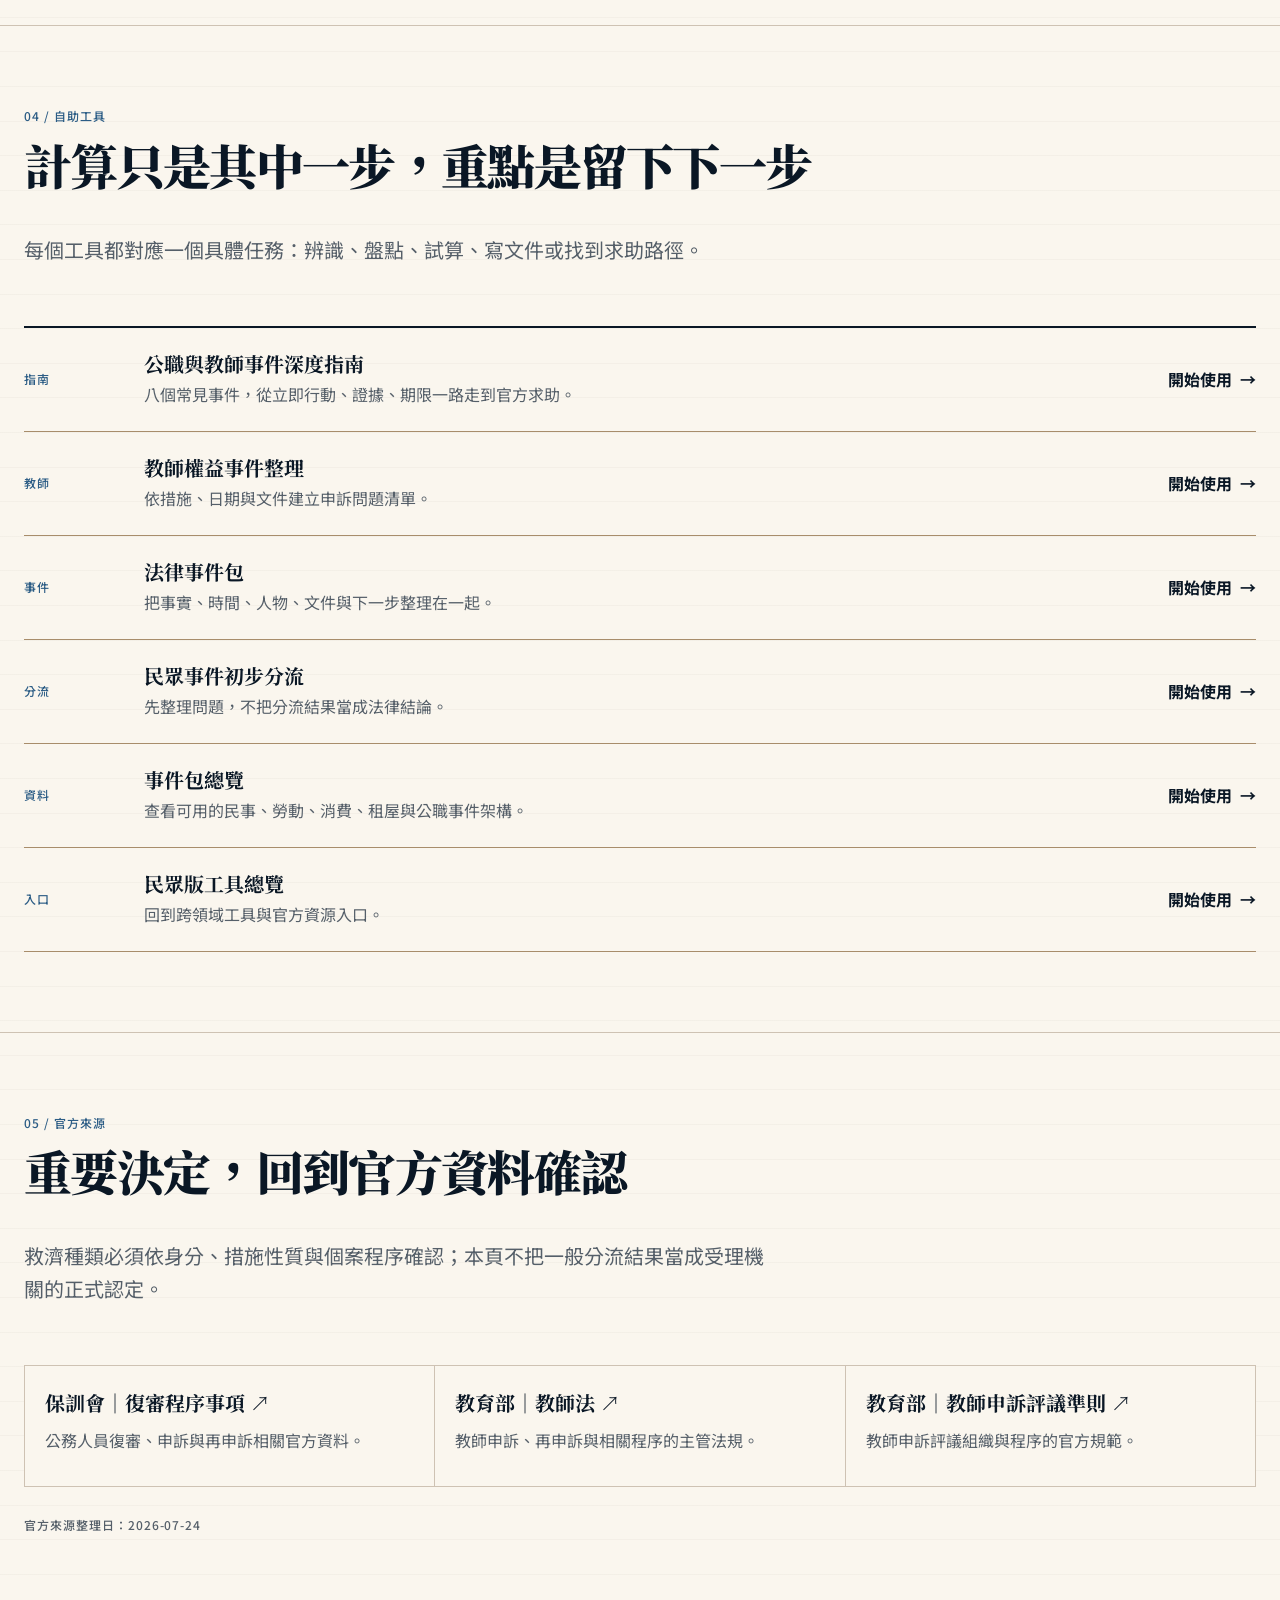
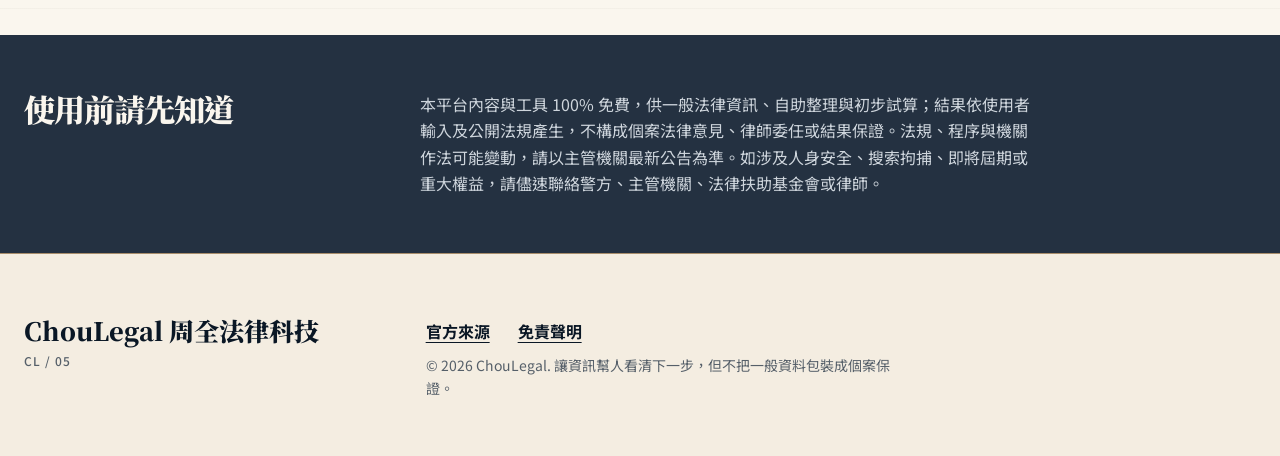
<file: public-servant.html>
<!doctype html>
<html lang="zh-Hant" data-design-system="choulegal-editorial-v1">
<head>
  <meta charset="utf-8">
  <meta name="viewport" content="width=device-width, initial-scale=1, viewport-fit=cover">
  <title>公職與教師權益平台｜ChouLegal</title>
  <meta name="description" content="收到考績、懲處、調職、停職、不續聘或其他措施時，先依身分與措施性質分流，保存送達資料，再確認復審、申訴、再申訴或其他程序。">
  <link rel="canonical" href="https://people.choulegal.com/public-servant.html">
  <meta property="og:type" content="website">
  <meta property="og:locale" content="zh_TW">
  <meta property="og:title" content="公職與教師權益平台｜ChouLegal">
  <meta property="og:description" content="收到考績、懲處、調職、停職、不續聘或其他措施時，先依身分與措施性質分流，保存送達資料，再確認復審、申訴、再申訴或其他程序。">
  <meta property="og:url" content="https://people.choulegal.com/public-servant.html">
  <meta name="theme-color" content="#17243a">
  <link rel="icon" href="data:image/svg+xml,%3Csvg xmlns=%27http://www.w3.org/2000/svg%27 viewBox=%270 0 64 64%27%3E%3Crect width=%2764%27 height=%2764%27 rx=%278%27 fill=%27%2317243a%27/%3E%3Cpath d=%27M17 18h30v7H25v14h22v7H17z%27 fill=%27%23f4efe5%27/%3E%3C/svg%3E">
  <link rel="preconnect" href="https://fonts.googleapis.com">
  <link rel="preconnect" href="https://fonts.gstatic.com" crossorigin>
  <link href="https://fonts.googleapis.com/css2?family=DM+Mono:wght@500&family=Noto+Sans+TC:wght@400;700&family=Noto+Serif+TC:wght@700;900&display=swap" rel="stylesheet">
  <link rel="stylesheet" href="css/choulegal-home.css">
  <script src="js/ga.js" defer></script>
  <script src="js/choulegal-home.js" defer></script>
</head>
<body data-platform="public">
  <a class="skip-link" href="#main">跳至主要內容</a>
  
  <header class="site-header">
    
  <div class="network-row shell">
    <p class="network-kicker">ChouLegal · 六大平台</p>
    <button class="network-toggle" type="button" data-network-toggle aria-expanded="false" aria-controls="network-nav">切換平台</button>
    <nav class="network-nav" id="network-nav" data-network data-open="false" aria-label="六大平台">
      <a class="network-link" href="https://inheritance.choulegal.com/">民事財產</a><a class="network-link" href="https://labor.choulegal.com/">勞動權益</a><a class="network-link" href="https://consumer.choulegal.com/">消費爭議</a><a class="network-link" href="https://rental.choulegal.com/">租屋權益</a><a class="network-link" href="https://people.choulegal.com/public-servant.html" aria-current="page">公職教師</a><a class="network-link" href="https://criminal.choulegal.com/">刑事權益</a>
    </nav>
  </div>
    <div class="brand-row shell">
      <a class="brand-mark" href="https://people.choulegal.com/" aria-label="ChouLegal 民眾版首頁">CL</a>
      <div class="brand-copy">
        <p class="brand-name">Public Service</p>
        <p class="brand-descriptor">公務人員與教師的措施辨識、期限整理與救濟入口</p>
      </div>
      <div class="brand-utility">
        <span class="free-label">100% 免費</span>
        <a class="utility-link" href="tools.html">民眾工具總覽 →</a>
      </div>
    </div>
  </header>
  <main id="main">
    
  <section class="hero" aria-labelledby="hero-title">
    <div class="hero-grid shell">
      <div>
        <p class="eyebrow" data-enter style="--enter-index: 0">CL / 05</p>
        <h1 id="hero-title" data-enter style="--enter-index: 1">公職與教師權益平台</h1>
        <p class="hero-deck" data-enter style="--enter-index: 2">收到考績、懲處、調職、停職、不續聘或其他措施時，先依身分與措施性質分流，保存送達資料，再確認復審、申訴、再申訴或其他程序。</p>
        <div class="hero-actions" data-enter style="--enter-index: 3">
          <a class="button button-primary" href="#events">依身分找救濟路徑</a>
          <a class="button button-secondary" href="#sources">查看官方資料</a>
        </div>
      </div>
      <aside class="hero-docket" data-enter style="--enter-index: 4" aria-label="開始前先做三件事">
        <h2 class="docket-title">先做三件事</h2>
        <ol class="docket-list">
          <li>確認身分與作成措施的機關</li><li>記下收受或知悉日期</li><li>再辨識程序與受理單位</li>
        </ol>
        <div class="urgent-note">
          <strong>先記下送達與知悉日期</strong>
          公務人員與教師的救濟種類、期限和受理單位並不相同；同一事件也可能因措施性質而走不同程序。
        </div>
      </aside>
    </div>
  </section>
    
  <section class="section" id="events" aria-labelledby="events-title">
    <div class="shell">
      
  <div class="section-heading">
    <span class="section-index">01 / 事件索引</span>
    <h2 id="events-title">你的問題，通常從一個事件開始</h2>
    <p class="section-intro">不必先知道法條名稱。先選最接近現在狀況的一項，再沿著資料、期限與行動往下走。</p>
  </div>
      <div class="event-index">
        
              <a class="event-row" href="https://www.csptc.gov.tw/News_Content.aspx?n=3521&s=16268" target="_blank" rel="noopener noreferrer">
                <span class="event-number">01</span>
                <div class="event-copy">
                  <h3>公務人員收到免職或停職處分</h3>
                  <p>先確認處分、送達日期與理由，再查復審及後續救濟。</p>
                </div>
                <span class="event-arrow" aria-hidden="true">↗</span>
              </a>
              <a class="event-row" href="https://www.csptc.gov.tw/News.aspx?n=3611&sms=12049" target="_blank" rel="noopener noreferrer">
                <span class="event-number">02</span>
                <div class="event-copy">
                  <h3>公務人員對管理措施或工作條件不服</h3>
                  <p>先辨識是否屬申訴、再申訴範圍，不把所有事件都當復審。</p>
                </div>
                <span class="event-arrow" aria-hidden="true">↗</span>
              </a>
              <a class="event-row" href="teacher-rights.html">
                <span class="event-number">03</span>
                <div class="event-copy">
                  <h3>教師收到學校或主管機關措施</h3>
                  <p>整理措施內容、知悉日期與損害，再確認申訴受理層級。</p>
                </div>
                <span class="event-arrow" aria-hidden="true">↗</span>
              </a>
              <a class="event-row" href="https://edu.law.moe.gov.tw/LawContent.aspx?KeyWord=%E6%95%99%E5%B8%AB%E6%B3%95&id=FL008447" target="_blank" rel="noopener noreferrer">
                <span class="event-number">04</span>
                <div class="event-copy">
                  <h3>教師依法申請但機關沒有回應</h3>
                  <p>保留申請與收件證明，再依教師法確認不作為救濟。</p>
                </div>
                <span class="event-arrow" aria-hidden="true">↗</span>
              </a>
              <a class="event-row" href="event-kit.html">
                <span class="event-number">05</span>
                <div class="event-copy">
                  <h3>不知道手上的文件屬於哪種事件</h3>
                  <p>先建立事件包，把身分、文件、日期與希望處理的結果排清楚。</p>
                </div>
                <span class="event-arrow" aria-hidden="true">↗</span>
              </a>
              <a class="event-row" href="ai-triage.html">
                <span class="event-number">06</span>
                <div class="event-copy">
                  <h3>需要快速整理事情經過</h3>
                  <p>用事件分流工具產生問題清單，再回到官方來源核對。</p>
                </div>
                <span class="event-arrow" aria-hidden="true">↗</span>
              </a>
      </div>
    </div>
  </section>
    
  <section class="section process-section" id="path" aria-labelledby="path-title">
    <div class="shell">
      
  <div class="section-heading">
    <span class="section-index">02 / 處理路徑</span>
    <h2 id="path-title">先把事情變成可以處理的四步</h2>
    <p class="section-intro">法律問題很複雜，但起手行動可以清楚。每一步都留下可交接、可查證的資料。</p>
  </div>
      <div class="process-track" data-process-track>
        
              <article class="process-step">
                <span class="step-number">01</span>
                <div>
                  <h3>確認身分</h3>
                  <p>區分公務人員、不同教育階段教師與其他人員。</p>
                </div>
              </article>
              <article class="process-step">
                <span class="step-number">02</span>
                <div>
                  <h3>辨識措施</h3>
                  <p>確認行政處分、管理措施、工作條件或學校措施的性質。</p>
                </div>
              </article>
              <article class="process-step">
                <span class="step-number">03</span>
                <div>
                  <h3>核對期限</h3>
                  <p>以實際送達、知悉與法規規定確認起算，不自行猜測。</p>
                </div>
              </article>
              <article class="process-step">
                <span class="step-number">04</span>
                <div>
                  <h3>準備救濟</h3>
                  <p>整理請求、理由、附件與受理機關，再提出書面。</p>
                </div>
              </article>
      </div>
    </div>
  </section>
    
  <section class="section" id="evidence" aria-labelledby="evidence-title">
    <div class="shell">
      
  <div class="section-heading">
    <span class="section-index">03 / 資料準備</span>
    <h2 id="evidence-title">先把記憶變成可用的資料</h2>
    <p class="section-intro">不需要一次蒐集完所有文件。從最容易遺失、最能固定時間的資料先開始。</p>
  </div>
      <div class="prep-grid">
        
              <article class="prep-panel">
                <h3>身分與機關</h3>
                <ul class="check-list"><li>任用或聘任資料</li><li>作成措施的學校或機關</li><li>事件發生時的職務狀態</li></ul>
              </article>
              <article class="prep-panel">
                <h3>文件與日期</h3>
                <ul class="check-list"><li>處分、通知或評議書</li><li>送達、收件與知悉證明</li><li>先前申請、陳述與回覆</li></ul>
              </article>
              <article class="prep-panel">
                <h3>主張與附件</h3>
                <ul class="check-list"><li>認為違法或不當的原因</li><li>希望撤銷、變更或作成的內容</li><li>人事、考核、會議或其他證明</li></ul>
              </article>
      </div>
    </div>
  </section>
    
  <section class="section" id="tools" aria-labelledby="tools-title">
    <div class="shell">
      
  <div class="section-heading">
    <span class="section-index">04 / 自助工具</span>
    <h2 id="tools-title">計算只是其中一步，重點是留下下一步</h2>
    <p class="section-intro">每個工具都對應一個具體任務：辨識、盤點、試算、寫文件或找到求助路徑。</p>
  </div>
      <div class="tool-list">
        
              <a class="tool-row" href="guide.html">
                <span class="tool-kind">指南</span>
                <div class="tool-copy">
                  <h3>公職與教師事件深度指南</h3>
                  <p>八個常見事件，從立即行動、證據、期限一路走到官方求助。</p>
                </div>
                <span class="tool-action">開始使用</span>
              </a>
              <a class="tool-row" href="teacher-rights.html">
                <span class="tool-kind">教師</span>
                <div class="tool-copy">
                  <h3>教師權益事件整理</h3>
                  <p>依措施、日期與文件建立申訴問題清單。</p>
                </div>
                <span class="tool-action">開始使用</span>
              </a>
              <a class="tool-row" href="event-kit.html">
                <span class="tool-kind">事件</span>
                <div class="tool-copy">
                  <h3>法律事件包</h3>
                  <p>把事實、時間、人物、文件與下一步整理在一起。</p>
                </div>
                <span class="tool-action">開始使用</span>
              </a>
              <a class="tool-row" href="ai-triage.html">
                <span class="tool-kind">分流</span>
                <div class="tool-copy">
                  <h3>民眾事件初步分流</h3>
                  <p>先整理問題，不把分流結果當成法律結論。</p>
                </div>
                <span class="tool-action">開始使用</span>
              </a>
              <a class="tool-row" href="event-kits.html">
                <span class="tool-kind">資料</span>
                <div class="tool-copy">
                  <h3>事件包總覽</h3>
                  <p>查看可用的民事、勞動、消費、租屋與公職事件架構。</p>
                </div>
                <span class="tool-action">開始使用</span>
              </a>
              <a class="tool-row" href="tools.html">
                <span class="tool-kind">入口</span>
                <div class="tool-copy">
                  <h3>民眾版工具總覽</h3>
                  <p>回到跨領域工具與官方資源入口。</p>
                </div>
                <span class="tool-action">開始使用</span>
              </a>
      </div>
    </div>
  </section>
    
  <section class="section" id="sources" aria-labelledby="sources-title">
    <div class="shell">
      
  <div class="section-heading">
    <span class="section-index">05 / 官方來源</span>
    <h2 id="sources-title">重要決定，回到官方資料確認</h2>
    <p class="section-intro">救濟種類必須依身分、措施性質與個案程序確認；本頁不把一般分流結果當成受理機關的正式認定。</p>
  </div>
      <div class="sources-grid">
        
              <a class="source-link" href="https://www.csptc.gov.tw/News.aspx?n=3611&sms=12049" target="_blank" rel="noopener noreferrer">
                <strong>保訓會｜復審程序事項 ↗</strong>
                <span>公務人員復審、申訴與再申訴相關官方資料。</span>
              </a>
              <a class="source-link" href="https://edu.law.moe.gov.tw/LawContent.aspx?KeyWord=%E6%95%99%E5%B8%AB%E6%B3%95&id=FL008447" target="_blank" rel="noopener noreferrer">
                <strong>教育部｜教師法 ↗</strong>
                <span>教師申訴、再申訴與相關程序的主管法規。</span>
              </a>
              <a class="source-link" href="https://edu.law.moe.gov.tw/LawContent.aspx?id=FL008348" target="_blank" rel="noopener noreferrer">
                <strong>教育部｜教師申訴評議準則 ↗</strong>
                <span>教師申訴評議組織與程序的官方規範。</span>
              </a>
      </div>
      <p class="source-date">官方來源整理日：2026-07-24</p>
    </div>
  </section>
    
  <section class="disclaimer" id="disclaimer" aria-labelledby="disclaimer-title">
    <div class="disclaimer-grid shell">
      <h2 id="disclaimer-title">使用前請先知道</h2>
      <p>本平台內容與工具 100% 免費，供一般法律資訊、自助整理與初步試算；結果依使用者輸入及公開法規產生，不構成個案法律意見、律師委任或結果保證。法規、程序與機關作法可能變動，請以主管機關最新公告為準。如涉及人身安全、搜索拘捕、即將屆期或重大權益，請儘速聯絡警方、主管機關、法律扶助基金會或律師。</p>
    </div>
  </section>
  </main>
  
  <footer class="site-footer">
    <div class="footer-grid shell">
      <div>
        <div class="footer-brand">ChouLegal 周全法律科技</div>
        <p class="footer-code">CL / 05</p>
      </div>
      <div>
        <nav class="footer-links" aria-label="頁尾連結">
          
          <a href="#sources">官方來源</a>
          <a href="#disclaimer">免責聲明</a>
        </nav>
        <p class="footer-note">© <span data-year>2026</span> ChouLegal. 讓資訊幫人看清下一步，但不把一般資料包裝成個案保證。</p>
      </div>
    </div>
  </footer>
</body>
</html>
</file>
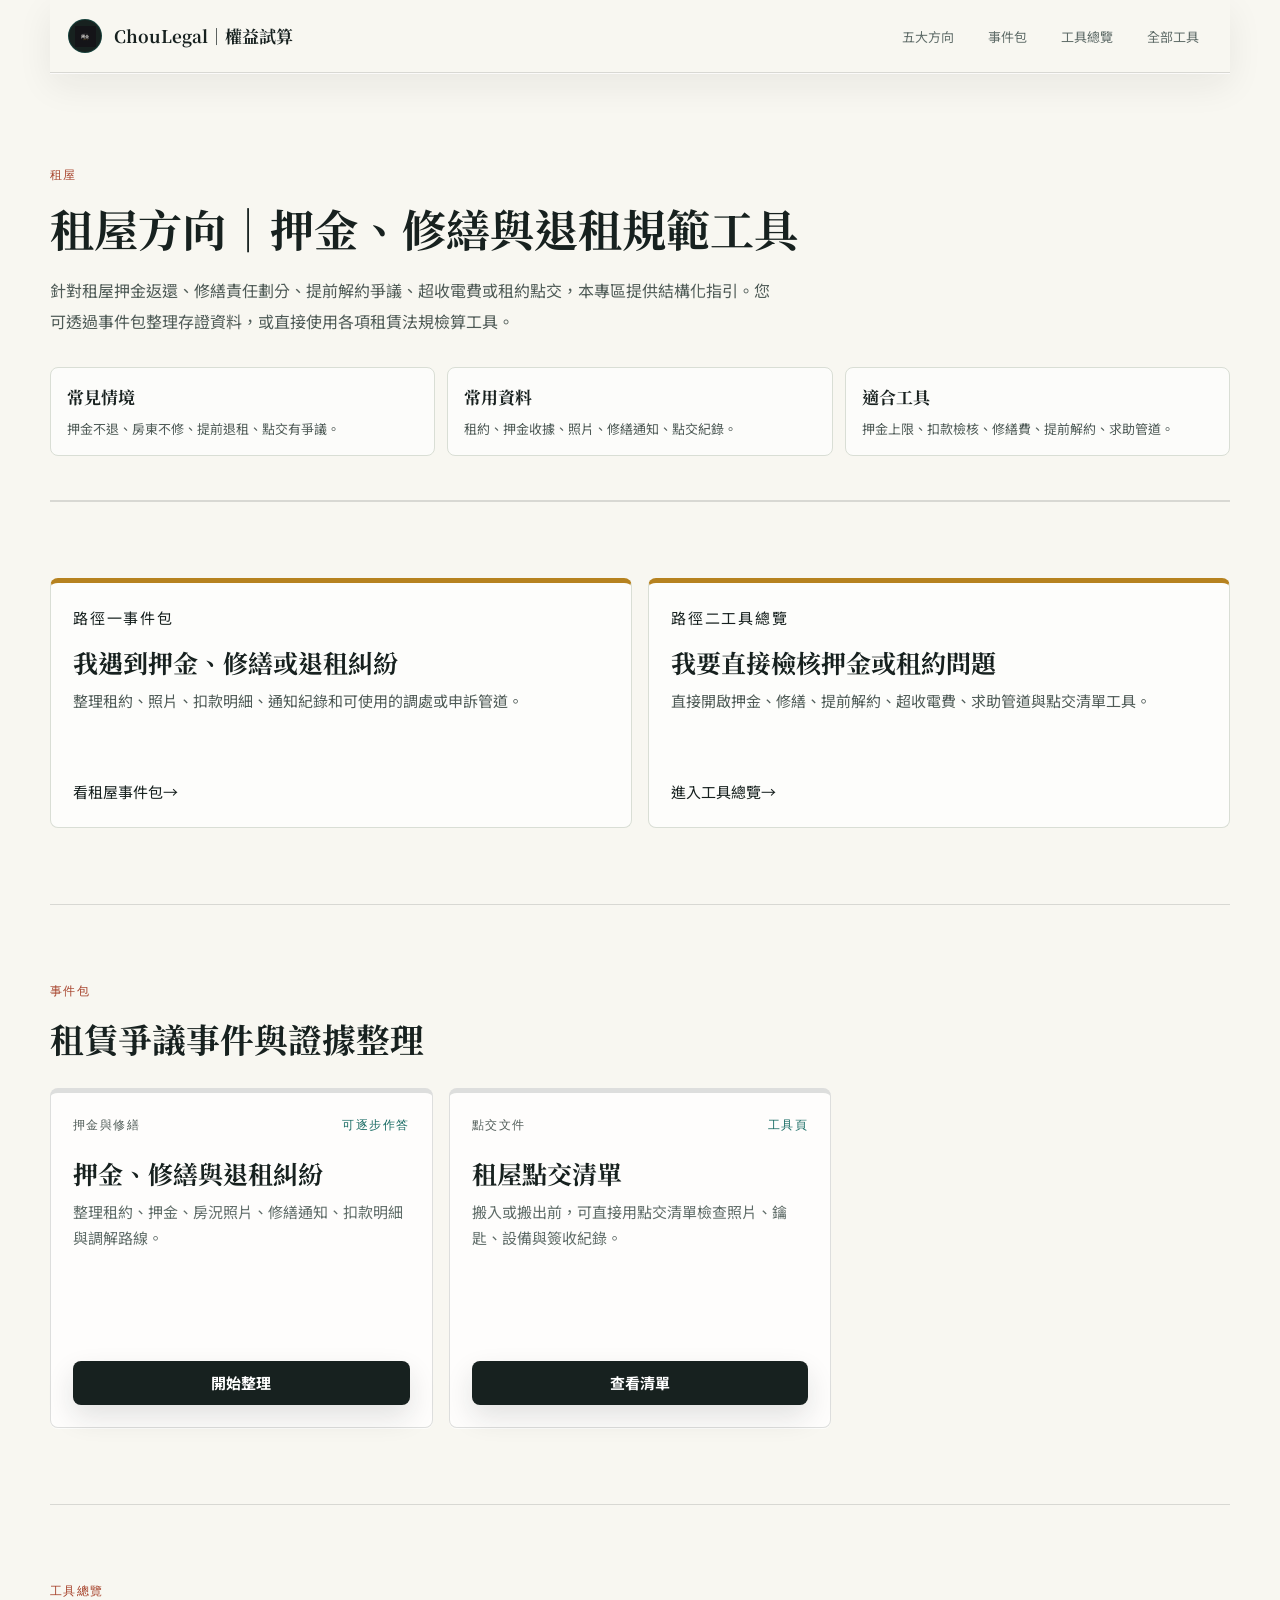
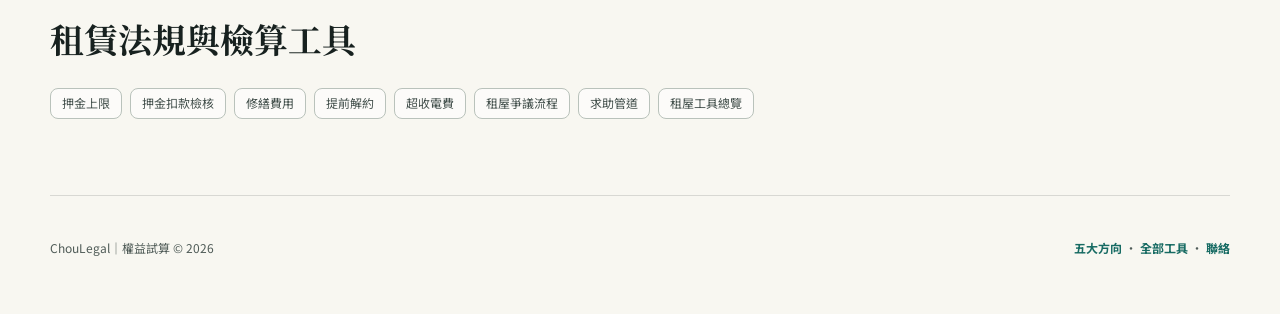
<file: rental.html>
<!DOCTYPE html>
<html lang="zh-TW">
<head>
<script defer src="https://static.cloudflareinsights.com/beacon.min.js" data-cf-beacon='{"token":"__CF_TOKEN_PEOPLE__"}'></script>
<script src="js/ga.js" defer></script>
<meta charset="UTF-8">
<link rel="icon" type="image/x-icon" href="favicon.ico">
<link rel="icon" type="image/svg+xml" href="favicon.svg">
<meta name="viewport" content="width=device-width, initial-scale=1.0">
<title>租屋方向｜ChouLegal 權益試算與查詢</title>
<meta name="description" content="ChouLegal 權益試算與查詢住宅租屋專區。提供押金上限、扣款檢核、修繕爭議及提前解約等實用指南與工具，協助房客釐清法定權利與義務。">
<meta name="robots" content="index, follow">
<link rel="canonical" href="https://people.choulegal.com/rental.html">
<meta property="og:title" content="租屋方向｜ChouLegal 權益試算與查詢">
<meta property="og:description" content="ChouLegal 權益試算與查詢住宅租屋專區。提供押金上限、扣款檢核、修繕爭議及提前解約等實用指南與工具，協助房客釐清法定權利與義務。">
<meta property="og:type" content="website">
<meta property="og:url" content="https://people.choulegal.com/rental.html">
<meta property="og:site_name" content="ChouLegal 權益試算">
<meta property="og:locale" content="zh_TW">
<meta property="og:image" content="https://people.choulegal.com/og-image-20260716-choutech.png">
<meta property="og:image:type" content="image/png">
<meta property="og:image:width" content="1200">
<meta property="og:image:height" content="630">
<meta property="og:image:alt" content="ChouTech 周全科技與 ChouLegal 權益試算五大法律方向入口">
<meta name="twitter:card" content="summary_large_image">
<meta name="twitter:title" content="租屋方向｜ChouLegal 權益試算與查詢">
<meta name="twitter:description" content="ChouLegal 權益試算與查詢住宅租屋專區。提供押金上限、扣款檢核、修繕爭議及提前解約等實用指南與工具，協助房客釐清法定權利與義務。">
<meta name="twitter:image" content="https://people.choulegal.com/og-image-20260716-choutech.png">
<link rel="preconnect" href="https://fonts.googleapis.com" crossorigin>
<link rel="preconnect" href="https://fonts.gstatic.com" crossorigin>
<link href="https://fonts.googleapis.com/css2?family=Noto+Serif+TC:wght@500;700&family=Noto+Sans+TC:wght@400;500;700&family=DM+Mono:wght@400;500&display=swap" rel="stylesheet">
<link rel="stylesheet" href="css/public-pages.css?v=20260719b">
<link rel="stylesheet" href="css/executive-polish.css?v=20260719b">
</head>
<body class="direction-page">
<div class="container">
  <header class="nav">
    <a class="brand" href="./">ChouLegal｜權益試算</a>
    <nav class="nav-links" aria-label="主選單">
      <a href="./">五大方向</a>
      <a href="#event-packs">事件包</a>
      <a href="#tools">工具總覽</a>
      <a href="tools.html">全部工具</a>
    </nav>
  </header>

  <main>
    <section class="hero">
      <div class="eyebrow">租屋</div>
      <h1>租屋方向｜押金、修繕與退租規範工具</h1>
      <p>針對租屋押金返還、修繕責任劃分、提前解約爭議、超收電費或租約點交，本專區提供結構化指引。您可透過事件包整理存證資料，或直接使用各項租賃法規檢算工具。</p>
      <div class="direction-summary">
        <div class="summary-chip"><strong>常見情境</strong><span>押金不退、房東不修、提前退租、點交有爭議。</span></div>
        <div class="summary-chip"><strong>常用資料</strong><span>租約、押金收據、照片、修繕通知、點交紀錄。</span></div>
        <div class="summary-chip"><strong>適合工具</strong><span>押金上限、扣款檢核、修繕費、提前解約、求助管道。</span></div>
      </div>
    </section>

    <section class="section">
      <div class="route-choice-grid">
        <a class="route-choice rental" href="#event-packs">
          <div class="card-topline"><span>路徑一</span><span>事件包</span></div>
          <h3>我遇到押金、修繕或退租糾紛</h3>
          <p>整理租約、照片、扣款明細、通知紀錄和可使用的調處或申訴管道。</p>
          <div class="card-footer"><span>看租屋事件包</span><span>→</span></div>
        </a>
        <a class="route-choice rental" href="https://rental.choulegal.com/">
          <div class="card-topline"><span>路徑二</span><span>工具總覽</span></div>
          <h3>我要直接檢核押金或租約問題</h3>
          <p>直接開啟押金、修繕、提前解約、超收電費、求助管道與點交清單工具。</p>
          <div class="card-footer"><span>進入工具總覽</span><span>→</span></div>
        </a>
      </div>
    </section>

    <section class="section" id="event-packs">
      <div class="section-head">
        <div>
          <div class="eyebrow">事件包</div>
          <h2>租賃爭議事件與證據整理</h2>
        </div>
      </div>
      <div class="kit-grid">
        <a class="kit" href="event-kit.html?id=rental-deposit-repair">
          <div class="kit-status"><span>押金與修繕</span><strong>可逐步作答</strong></div>
          <h3>押金、修繕與退租糾紛</h3>
          <p class="kit-summary">整理租約、押金、房況照片、修繕通知、扣款明細與調解路線。</p>
          <div class="start-link">開始整理</div>
        </a>
        <a class="kit" href="https://rental.choulegal.com/handover-checklist.html">
          <div class="kit-status"><span>點交文件</span><strong>工具頁</strong></div>
          <h3>租屋點交清單</h3>
          <p class="kit-summary">搬入或搬出前，可直接用點交清單檢查照片、鑰匙、設備與簽收紀錄。</p>
          <div class="start-link">查看清單</div>
        </a>
      </div>
    </section>

    <section class="section" id="tools">
      <div class="section-head">
        <div>
          <div class="eyebrow">工具總覽</div>
          <h2>租賃法規與檢算工具</h2>
        </div>
      </div>
      <div class="tool-list">
        <a href="https://rental.choulegal.com/deposit-cap.html">押金上限</a>
        <a href="https://rental.choulegal.com/deposit-deduction.html">押金扣款檢核</a>
        <a href="https://rental.choulegal.com/repair-cost.html">修繕費用</a>
        <a href="https://rental.choulegal.com/early-termination.html">提前解約</a>
        <a href="https://rental.choulegal.com/electricity-overcharge.html">超收電費</a>
        <a href="https://rental.choulegal.com/dispute-guide.html">租屋爭議流程</a>
        <a href="https://rental.choulegal.com/help-channels.html">求助管道</a>
        <a href="https://rental.choulegal.com/">租屋工具總覽</a>
      </div>
    </section>
  </main>

  <footer class="foot">
    <div>ChouLegal｜權益試算 © <span id="year">2026</span></div>
    <div><a href="./">五大方向</a> · <a href="tools.html">全部工具</a> · <a href="mailto:businessjoechou@gmail.com">聯絡</a></div>
  </footer>
</div>
<script>
  var year = document.getElementById('year');
  if (year) year.textContent = new Date().getFullYear();
</script>
</body>
</html>
</file>
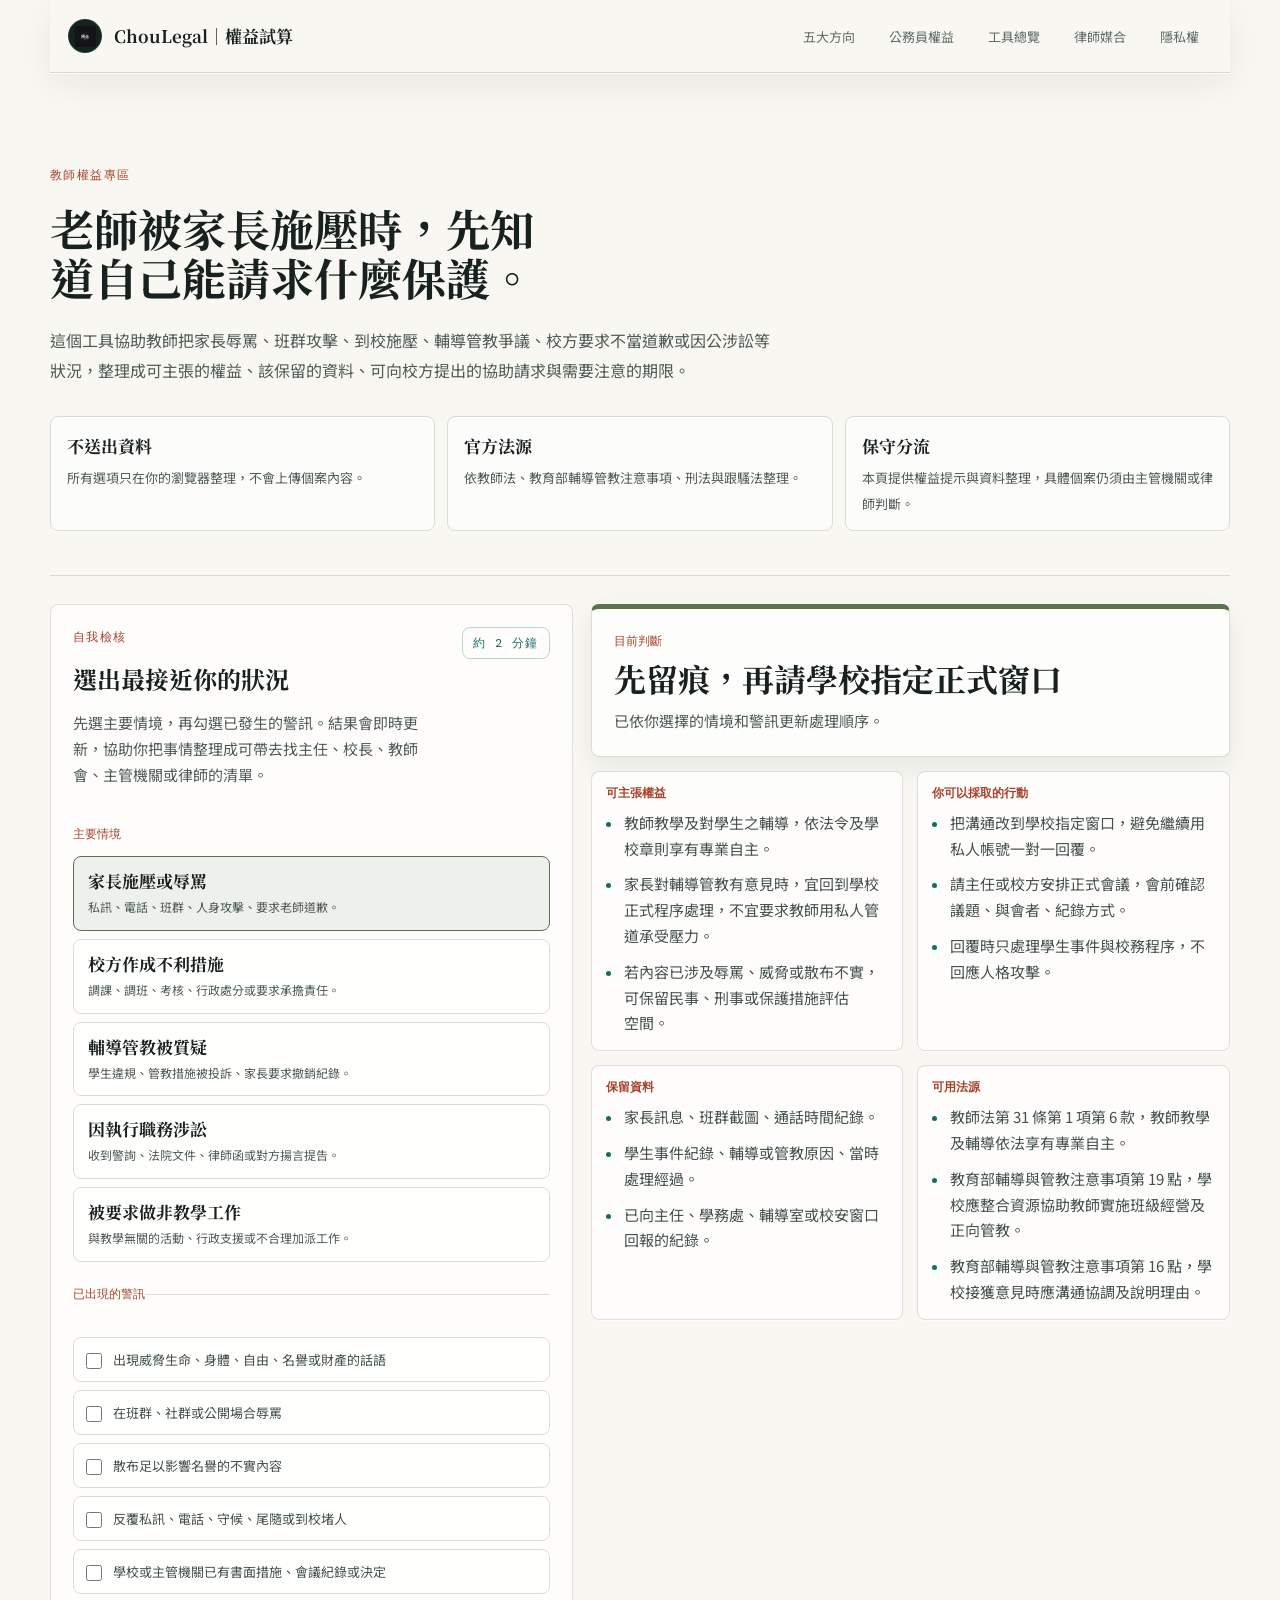
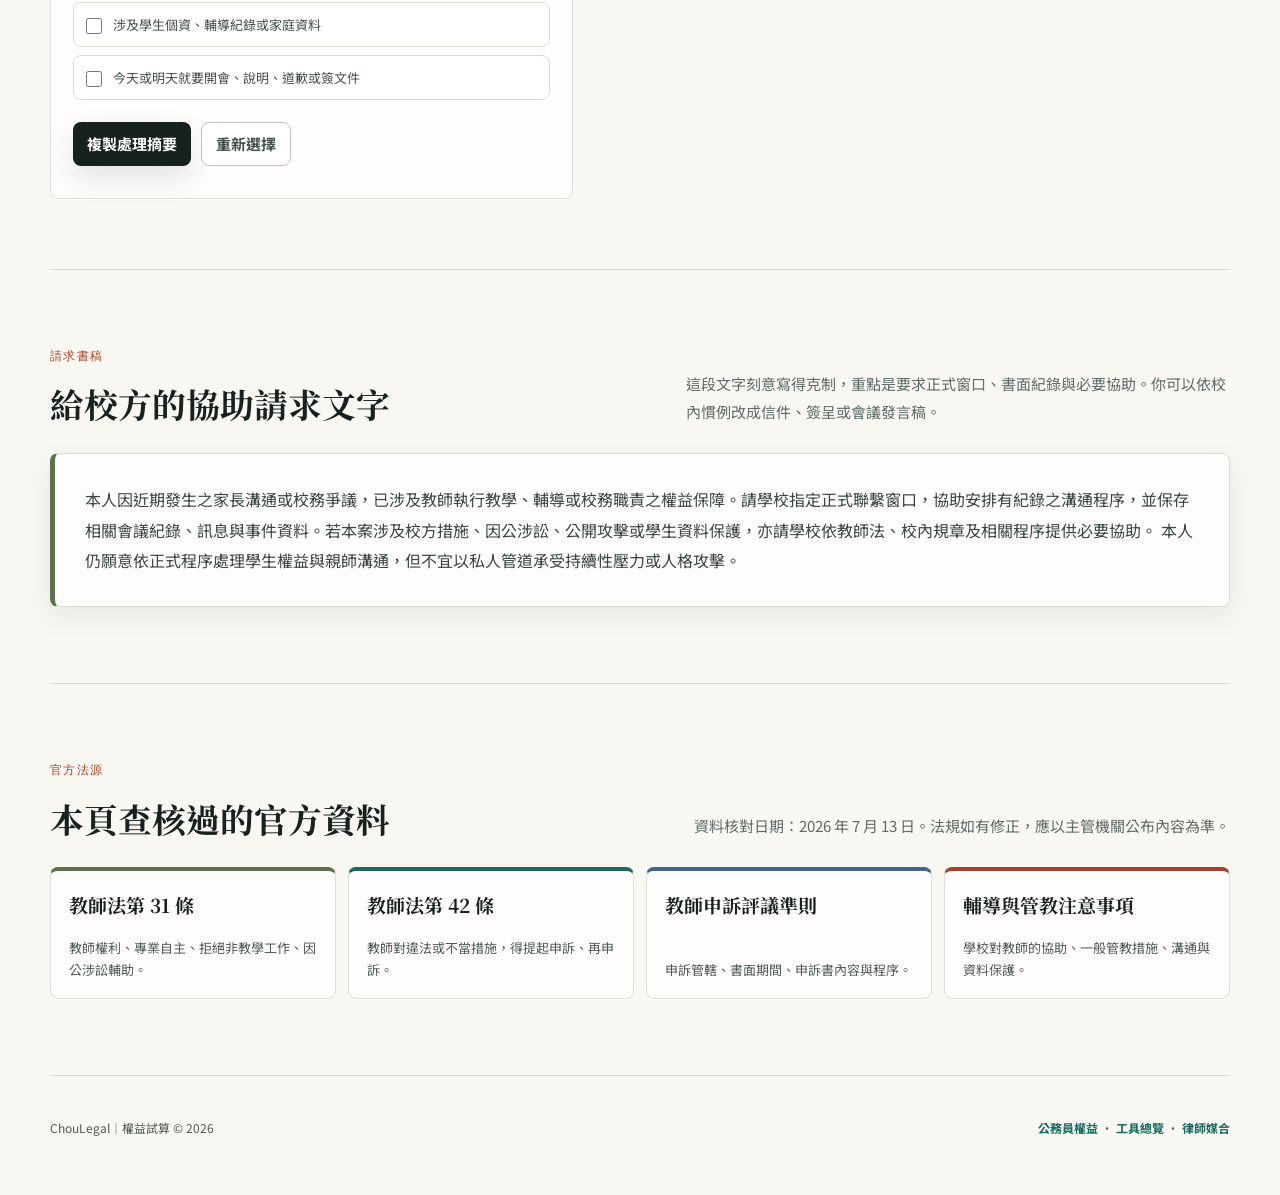
<file: teacher-rights.html>
<!DOCTYPE html>
<html lang="zh-TW">
<head>
<script defer src="https://static.cloudflareinsights.com/beacon.min.js" data-cf-beacon='{"token":"__CF_TOKEN_PEOPLE__"}'></script>
<script src="js/ga.js" defer></script>
<meta charset="UTF-8">
<link rel="icon" type="image/x-icon" href="favicon.ico">
<link rel="icon" type="image/svg+xml" href="favicon.svg">
<meta name="viewport" content="width=device-width, initial-scale=1.0">
<title>教師權益保護自檢｜ChouLegal 權益試算與查詢</title>
<meta name="description" content="教師面對家長施壓、班群辱罵、輔導管教爭議或因公涉訟時，可用本工具整理可主張權益、存證資料、校方協助請求與申訴期限。">
<meta name="robots" content="index, follow">
<link rel="canonical" href="https://people.choulegal.com/teacher-rights.html">
<meta property="og:title" content="教師權益保護自檢｜ChouLegal 權益試算與查詢">
<meta property="og:description" content="教師面對家長施壓、班群辱罵、輔導管教爭議或因公涉訟時，可用本工具整理可主張權益、存證資料、校方協助請求與申訴期限。">
<meta property="og:type" content="website">
<meta property="og:url" content="https://people.choulegal.com/teacher-rights.html">
<meta property="og:site_name" content="ChouLegal 權益試算">
<meta property="og:locale" content="zh_TW">
<meta property="og:image" content="https://people.choulegal.com/og-image-20260716-choutech.png">
<meta property="og:image:type" content="image/png">
<meta property="og:image:width" content="1200">
<meta property="og:image:height" content="630">
<meta property="og:image:alt" content="ChouTech 周全科技與 ChouLegal 權益試算五大法律方向入口">
<meta name="twitter:card" content="summary_large_image">
<meta name="twitter:title" content="教師權益保護自檢｜ChouLegal 權益試算與查詢">
<meta name="twitter:description" content="教師面對家長施壓、班群辱罵、輔導管教爭議或因公涉訟時，可用本工具整理可主張權益、存證資料、校方協助請求與申訴期限。">
<meta name="twitter:image" content="https://people.choulegal.com/og-image-20260716-choutech.png">
<link rel="preconnect" href="https://fonts.googleapis.com" crossorigin>
<link rel="preconnect" href="https://fonts.gstatic.com" crossorigin>
<link href="https://fonts.googleapis.com/css2?family=Noto+Serif+TC:wght@500;700&family=Noto+Sans+TC:wght@400;500;700&family=DM+Mono:wght@400;500&display=swap" rel="stylesheet">
<link rel="stylesheet" href="css/public-pages.css?v=20260719b">
<link rel="stylesheet" href="css/executive-polish.css?v=20260719b">
</head>
<body class="teacher-rights-page">
<div class="container">
  <header class="nav">
    <a class="brand" href="./">ChouLegal｜權益試算</a>
    <nav class="nav-links" aria-label="主選單">
      <a href="./">五大方向</a>
      <a href="public-servant.html">公務員權益</a>
      <a href="tools.html">工具總覽</a>
      <a href="lawyers.html">律師媒合</a>
      <a href="https://choulegal.com/privacy.html" target="_blank" rel="noopener">隱私權</a>
    </nav>
  </header>

  <main>
    <section class="hero teacher-hero">
      <div class="eyebrow">教師權益專區</div>
      <h1>老師被家長施壓時，先知道自己能請求什麼保護。</h1>
      <p>這個工具協助教師把家長辱罵、班群攻擊、到校施壓、輔導管教爭議、校方要求不當道歉或因公涉訟等狀況，整理成可主張的權益、該保留的資料、可向校方提出的協助請求與需要注意的期限。</p>
      <div class="direction-summary">
        <div class="summary-chip"><strong>不送出資料</strong><span>所有選項只在你的瀏覽器整理，不會上傳個案內容。</span></div>
        <div class="summary-chip"><strong>官方法源</strong><span>依教師法、教育部輔導管教注意事項、刑法與跟騷法整理。</span></div>
        <div class="summary-chip"><strong>保守分流</strong><span>本頁提供權益提示與資料整理，具體個案仍須由主管機關或律師判斷。</span></div>
      </div>
    </section>

    <section class="teacher-desk" aria-labelledby="tool-title">
      <article class="teacher-tool panel">
        <div class="guide-header">
          <div>
            <div class="eyebrow">自我檢核</div>
            <h2 id="tool-title">選出最接近你的狀況</h2>
            <p class="guided-intro">先選主要情境，再勾選已發生的警訊。結果會即時更新，協助你把事情整理成可帶去找主任、校長、教師會、主管機關或律師的清單。</p>
          </div>
          <div class="guide-label">約 2 分鐘</div>
        </div>

        <fieldset class="choice-field">
          <legend>主要情境</legend>
          <div class="teacher-choice-grid" data-scenarios>
            <button class="teacher-choice active" type="button" data-scenario="parentPressure">
              <strong>家長施壓或辱罵</strong>
              <span>私訊、電話、班群、人身攻擊、要求老師道歉。</span>
            </button>
            <button class="teacher-choice" type="button" data-scenario="schoolMeasure">
              <strong>校方作成不利措施</strong>
              <span>調課、調班、考核、行政處分或要求承擔責任。</span>
            </button>
            <button class="teacher-choice" type="button" data-scenario="disciplineDispute">
              <strong>輔導管教被質疑</strong>
              <span>學生違規、管教措施被投訴、家長要求撤銷紀錄。</span>
            </button>
            <button class="teacher-choice" type="button" data-scenario="legalCase">
              <strong>因執行職務涉訟</strong>
              <span>收到警詢、法院文件、律師函或對方揚言提告。</span>
            </button>
            <button class="teacher-choice" type="button" data-scenario="nonTeachingWork">
              <strong>被要求做非教學工作</strong>
              <span>與教學無關的活動、行政支援或不合理加派工作。</span>
            </button>
          </div>
        </fieldset>

        <fieldset class="choice-field">
          <legend>已出現的警訊</legend>
          <div class="risk-checks" data-risks>
            <label><input type="checkbox" value="threat"> 出現威脅生命、身體、自由、名譽或財產的話語</label>
            <label><input type="checkbox" value="publicInsult"> 在班群、社群或公開場合辱罵</label>
            <label><input type="checkbox" value="defamation"> 散布足以影響名譽的不實內容</label>
            <label><input type="checkbox" value="stalking"> 反覆私訊、電話、守候、尾隨或到校堵人</label>
            <label><input type="checkbox" value="formalMeasure"> 學校或主管機關已有書面措施、會議紀錄或決定</label>
            <label><input type="checkbox" value="studentData"> 涉及學生個資、輔導紀錄或家庭資料</label>
            <label><input type="checkbox" value="urgent"> 今天或明天就要開會、說明、道歉或簽文件</label>
          </div>
        </fieldset>

        <div class="tool-actions">
          <button class="next-link" type="button" data-copy-result>複製處理摘要</button>
          <button class="ghost-action" type="button" data-reset>重新選擇</button>
        </div>
        <p class="copy-state" aria-live="polite" data-copy-state></p>
      </article>

      <aside class="teacher-result" aria-live="polite">
        <div class="result-brief" data-priority>
          <span>目前判斷</span>
          <strong>先留痕，再請學校正式介入</strong>
          <p>選擇情境後，右側會整理你的初步處理順序。</p>
        </div>
        <div class="result-grid">
          <section class="flow-section">
            <h4>可主張權益</h4>
            <ul class="list" data-rights></ul>
          </section>
          <section class="flow-section">
            <h4>你可以採取的行動</h4>
            <ul class="list" data-actions></ul>
          </section>
          <section class="flow-section">
            <h4>保留資料</h4>
            <ul class="list" data-documents></ul>
          </section>
          <section class="flow-section">
            <h4>可用法源</h4>
            <ul class="list" data-laws></ul>
          </section>
        </div>
      </aside>
    </section>

    <section class="section">
      <div class="section-head">
        <div>
          <div class="eyebrow">請求書稿</div>
          <h2>給校方的協助請求文字</h2>
        </div>
        <p class="section-desc">這段文字刻意寫得克制，重點是要求正式窗口、書面紀錄與必要協助。你可以依校內慣例改成信件、簽呈或會議發言稿。</p>
      </div>
      <article class="request-card">
        <p data-request-text></p>
      </article>
    </section>

    <section class="section">
      <div class="section-head">
        <div>
          <div class="eyebrow">官方法源</div>
          <h2>本頁查核過的官方資料</h2>
        </div>
        <p class="section-desc">資料核對日期：2026 年 7 月 13 日。法規如有修正，應以主管機關公布內容為準。</p>
      </div>
      <div class="source-grid">
        <a class="directory-link" href="https://law.moj.gov.tw/LawClass/LawSingle.aspx?flno=31&pcode=H0020040" target="_blank" rel="noopener">
          <strong>教師法第 31 條</strong>
          <span>教師權利、專業自主、拒絕非教學工作、因公涉訟輔助。</span>
        </a>
        <a class="directory-link" href="https://law.moj.gov.tw/LawClass/LawSingle.aspx?flno=42&pcode=H0020040" target="_blank" rel="noopener">
          <strong>教師法第 42 條</strong>
          <span>教師對違法或不當措施，得提起申訴、再申訴。</span>
        </a>
        <a class="directory-link" href="https://edu.law.moe.gov.tw/LawContent.aspx?id=FL008348" target="_blank" rel="noopener">
          <strong>教師申訴評議準則</strong>
          <span>申訴管轄、書面期間、申訴書內容與程序。</span>
        </a>
        <a class="directory-link" href="https://edu.law.moe.gov.tw/LawContent.aspx?id=GL002147&kw=%E5%AD%B8%E7%94%9F%E8%BC%94%E5%B0%8E" target="_blank" rel="noopener">
          <strong>輔導與管教注意事項</strong>
          <span>學校對教師的協助、一般管教措施、溝通與資料保護。</span>
        </a>
      </div>
    </section>
  </main>

  <footer class="foot">
    <div>ChouLegal｜權益試算 © <span id="year">2026</span></div>
    <div><a href="public-servant.html">公務員權益</a> · <a href="tools.html">工具總覽</a> · <a href="lawyers.html">律師媒合</a></div>
  </footer>
</div>

<script>
  var year = document.getElementById("year");
  if (year) year.textContent = new Date().getFullYear();

  var state = {
    scenario: "parentPressure",
    risks: []
  };

  var scenarioData = {
    parentPressure: {
      priority: "先留痕，再請學校指定正式窗口",
      rights: [
        "教師教學及對學生之輔導，依法令及學校章則享有專業自主。",
        "家長對輔導管教有意見時，宜回到學校正式程序處理，不宜要求教師用私人管道承受壓力。",
        "若內容已涉及辱罵、威脅或散布不實，可保留民事、刑事或保護措施評估空間。"
      ],
      actions: [
        "把溝通改到學校指定窗口，避免繼續用私人帳號一對一回覆。",
        "請主任或校方安排正式會議，會前確認議題、與會者、紀錄方式。",
        "回覆時只處理學生事件與校務程序，不回應人格攻擊。"
      ],
      documents: [
        "家長訊息、班群截圖、通話時間紀錄。",
        "學生事件紀錄、輔導或管教原因、當時處理經過。",
        "已向主任、學務處、輔導室或校安窗口回報的紀錄。"
      ],
      laws: [
        "教師法第 31 條第 1 項第 6 款，教師教學及輔導依法享有專業自主。",
        "教育部輔導與管教注意事項第 19 點，學校應整合資源協助教師實施班級經營及正向管教。",
        "教育部輔導與管教注意事項第 16 點，學校接獲意見時應溝通協調及說明理由。"
      ]
    },
    schoolMeasure: {
      priority: "如果已有校方措施，先確認收受日與 30 日期限",
      rights: [
        "教師對學校或主管機關有關個人的措施，認為違法或不當致損害權益時，得提起申訴、再申訴。",
        "若學校對依法申請事項應作為而不作為，教師也可能提起申訴、再申訴。",
        "申訴通常要用書面提出，且要列明事實、理由與希望獲得的補救。"
      ],
      actions: [
        "確認是否有書面通知、會議紀錄、簽呈、考核或人事措施。",
        "從收受或知悉措施的次日起算 30 日，先不要拖到期限邊緣。",
        "把希望校方補救的內容具體化，例如撤銷、變更、補正程序或提供協助。"
      ],
      documents: [
        "原措施文書、會議紀錄、通知信件或簽呈。",
        "你知悉措施的日期證明，例如信件、訊息、簽收紀錄。",
        "能說明措施違法或不當的附件、證人、對話或校內規章。"
      ],
      laws: [
        "教師法第 42 條，教師得向各級教師申訴評議委員會提起申訴、再申訴。",
        "教師法第 42 條第 3 項，申訴通常應於收受或知悉措施次日起 30 日內以書面為之。",
        "教師申訴評議準則第 15 條，申訴書應載明事實、理由、具體補救與相關證據。"
      ]
    },
    disciplineDispute: {
      priority: "把管教依據、理由與程序整理成書面",
      rights: [
        "教師可依學校輔導與管教學生辦法，採取符合目的及原則的一般管教措施。",
        "教師處理學生違規時，學校應提供法令素養、班級經營與正向管教相關協助。",
        "教師因輔導管教取得的學生或家庭資料，非依法律規定不得對外公開或洩漏。"
      ],
      actions: [
        "整理學生行為、管教目的、採取措施、是否給予陳述意見機會。",
        "若家長要求揭露其他學生資料，回到校方正式程序處理。",
        "必要時以書面請求輔導處、學務處或相關單位協助。"
      ],
      documents: [
        "學生事件紀錄、座位調整、口頭糾正、通知家長等紀錄。",
        "校規、班規、學校教師輔導與管教學生辦法。",
        "與學務處、輔導室、導師或行政人員的協助紀錄。"
      ],
      laws: [
        "教育部輔導與管教注意事項第 14 點，教師輔導管教應尊重學生權利並符合人格尊嚴。",
        "教育部輔導與管教注意事項第 23 點，列出教師可採取的一般管教措施。",
        "教育部輔導與管教注意事項第 17 點，教師因輔導管教取得之個人或家庭資料不得任意公開。"
      ]
    },
    legalCase: {
      priority: "因職務涉訟時，立即書面請求學校提供法律協助",
      rights: [
        "教師依法執行職務涉訟時，服務學校應輔助延聘律師辯護並提供法律上協助。",
        "若學校拒絕或拖延協助，可能另涉及教師申訴程序。",
        "若涉訟係因故意或重大過失所致，法規對輔助有例外限制，需個案判斷。"
      ],
      actions: [
        "不要只用口頭報備，請用書面向校方申請因公涉訟協助。",
        "保留警詢通知、法院文件、律師函、對方提告訊息。",
        "在陳述前先整理時間線，避免未準備就做過度承認或情緒性回覆。"
      ],
      documents: [
        "警詢通知、傳票、法院書狀、律師函或對方存證信函。",
        "涉訟事件與職務執行的關聯資料。",
        "向校方申請法律協助的信件與收受證明。"
      ],
      laws: [
        "教師法第 31 條第 1 項第 8 款，教師依法執行職務涉訟時，服務學校應輔助延聘律師與提供法律協助。",
        "教師法第 31 條第 2 項，因故意或重大過失所致者，涉訟輔助有例外限制。",
        "教師法第 42 條，對學校或主管機關措施認為違法或不當時，可評估申訴。"
      ]
    },
    nonTeachingWork: {
      priority: "先要求校方說明工作與教學或法令的關聯",
      rights: [
        "除法令另有規定外，教師得拒絕參與主管機關或學校指派與教學無關之工作或活動。",
        "教師仍依法參與學校學術、行政工作及社會教育活動，爭點通常在工作是否與教學或法令職務相關。",
        "若因拒絕非教學工作而被作成不利措施，可另行評估申訴。"
      ],
      actions: [
        "請校方以書面說明指派依據、目的、期間、工作內容與是否屬法定或教學相關。",
        "保留被指派工作的通知、對話、會議紀錄與實際負擔。",
        "若要拒絕，使用克制文字說明理由，避免只以情緒回應。"
      ],
      documents: [
        "工作指派通知、活動內容、時程與負責事項。",
        "與教學工作衝突的課表、班務或原職務資料。",
        "拒絕或請求調整的書面紀錄。"
      ],
      laws: [
        "教師法第 31 條第 1 項第 7 款，教師得拒絕與教學無關之工作或活動，但法令另有規定者除外。",
        "教師法第 31 條第 1 項第 1 款，教師得對學校教學及行政事項提供興革意見。",
        "教師法第 42 條，若後續發生不利措施，可注意申訴期限。"
      ]
    }
  };

  var riskData = {
    threat: {
      actions: ["若有人以傷害生命、身體、自由、名譽或財產威脅，優先保全原始內容並評估報警或尋求法律協助。"],
      documents: ["威脅文字原始截圖、錄音、通話紀錄、現場證人資料。"],
      laws: ["刑法第 305 條，恐嚇危害安全罪以加害生命、身體、自由、名譽、財產之事恐嚇他人為核心。"]
    },
    publicInsult: {
      actions: ["公開辱罵先保留完整上下文，不要只截單句；同時請校方要求停止公開攻擊。"],
      documents: ["班群、社群、校園公開場合的截圖、連結、發文時間與可見對象。"],
      laws: ["刑法第 309 條，公然侮辱仍有刑事責任規定。"]
    },
    defamation: {
      actions: ["若對方散布具體不實內容，整理哪些語句不實、誰看得到、造成什麼影響。"],
      documents: ["不實指摘內容、發文連結、散布對象、澄清資料與校方知悉紀錄。"],
      laws: ["刑法第 310 條，意圖散布於眾而指摘或傳述足以毀損名譽之事，可能涉及誹謗。"]
    },
    stalking: {
      actions: ["反覆私訊、守候或堵人時，先把頻率、地點、時間整理成表格，必要時請校方與警方協助。"],
      documents: ["反覆聯絡紀錄、到校守候照片、校安通報、警衛或同事目擊紀錄。"],
      laws: ["跟蹤騷擾防制法第 3 條列出監視、跟蹤、守候、威脅、通訊干擾等行為，但是否適用仍須看具體要件。"]
    },
    formalMeasure: {
      actions: ["校方已有書面措施時，先確認知悉日期並評估 30 日內書面申訴。"],
      documents: ["書面措施、會議通知、會議紀錄、簽收或電子郵件時間。"],
      laws: ["教師法第 42 條與教師申訴評議準則第 12 條，申訴通常應於收受或知悉措施次日起 30 日內以書面提出。"]
    },
    studentData: {
      actions: ["涉及學生資料時，避免在班群或社群公開細節，改請學校用正式程序處理。"],
      documents: ["資料調閱或說明請求、校方回覆、你拒絕公開個資的紀錄。"],
      laws: ["教育部輔導與管教注意事項第 17 點，教師因輔導管教取得的學生個人或家庭資料不得任意公開。"]
    },
    urgent: {
      actions: ["會議或要求道歉前，先請對方列明議題並要求會議紀錄；不要在壓力下簽署不明文件。"],
      documents: ["會議通知、議程、與會名單、要求你道歉或簽署文件的內容。"],
      laws: ["若會議後形成不利措施，教師法第 42 條申訴期限可能從收受或知悉措施次日起算。"]
    }
  };

  var scenarioButtons = Array.prototype.slice.call(document.querySelectorAll("[data-scenario]"));
  var riskInputs = Array.prototype.slice.call(document.querySelectorAll("[data-risks] input"));
  var rightsList = document.querySelector("[data-rights]");
  var actionsList = document.querySelector("[data-actions]");
  var documentsList = document.querySelector("[data-documents]");
  var lawsList = document.querySelector("[data-laws]");
  var priorityBox = document.querySelector("[data-priority]");
  var requestText = document.querySelector("[data-request-text]");
  var copyButton = document.querySelector("[data-copy-result]");
  var copyState = document.querySelector("[data-copy-state]");
  var resetButton = document.querySelector("[data-reset]");

  function unique(items) {
    return items.filter(function (item, index) {
      return items.indexOf(item) === index;
    });
  }

  function renderItems(target, items) {
    target.innerHTML = "";
    unique(items).slice(0, 7).forEach(function (item) {
      var li = document.createElement("li");
      li.textContent = item;
      target.appendChild(li);
    });
  }

  function collect(field) {
    var base = scenarioData[state.scenario][field].slice();
    state.risks.forEach(function (risk) {
      if (riskData[risk] && riskData[risk][field]) {
        base = base.concat(riskData[risk][field]);
      }
    });
    return unique(base);
  }

  function buildSummaryText() {
    var scenario = scenarioData[state.scenario];
    return [
      "目前判斷：" + scenario.priority,
      "",
      "建議採取的行動：",
      collect("actions").slice(0, 5).map(function (item) { return "・" + item; }).join("\n"),
      "",
      "保留資料：",
      collect("documents").slice(0, 5).map(function (item) { return "・" + item; }).join("\n"),
      "",
      "可主張權益與法源：",
      collect("laws").slice(0, 5).map(function (item) { return "・" + item; }).join("\n")
    ].join("\n");
  }

  function renderRequestText() {
    var scenario = scenarioData[state.scenario];
    var hasUrgent = state.risks.indexOf("urgent") !== -1;
    var hasFormal = state.risks.indexOf("formalMeasure") !== -1;
    requestText.textContent = "本人因近期發生之家長溝通或校務爭議，已涉及教師執行教學、輔導或校務職責之權益保障。請學校指定正式聯繫窗口，協助安排有紀錄之溝通程序，並保存相關會議紀錄、訊息與事件資料。若本案涉及校方措施、因公涉訟、公開攻擊或學生資料保護，亦請學校依教師法、校內規章及相關程序提供必要協助。" + (hasFormal ? " 本人也請求提供目前措施之書面依據、作成理由與救濟途徑，以利確認申訴期間。" : "") + (hasUrgent ? " 若近期須開會或簽署文件，請於會前提供議程、與會名單及文件草稿。" : "") + " 本人仍願意依正式程序處理學生權益與親師溝通，但不宜以私人管道承受持續性壓力或人格攻擊。";
  }

  function render() {
    var scenario = scenarioData[state.scenario];
    priorityBox.innerHTML = "<span>目前判斷</span><strong>" + scenario.priority + "</strong><p>已依你選擇的情境和警訊更新處理順序。</p>";
    renderItems(rightsList, collect("rights"));
    renderItems(actionsList, collect("actions"));
    renderItems(documentsList, collect("documents"));
    renderItems(lawsList, collect("laws"));
    renderRequestText();
    copyState.textContent = "";
  }

  scenarioButtons.forEach(function (button) {
    button.addEventListener("click", function () {
      state.scenario = button.getAttribute("data-scenario");
      scenarioButtons.forEach(function (item) { item.classList.toggle("active", item === button); });
      render();
    });
  });

  riskInputs.forEach(function (input) {
    input.addEventListener("change", function () {
      state.risks = riskInputs.filter(function (item) { return item.checked; }).map(function (item) { return item.value; });
      render();
    });
  });

  copyButton.addEventListener("click", function () {
    var text = buildSummaryText();
    if (navigator.clipboard && navigator.clipboard.writeText) {
      navigator.clipboard.writeText(text).then(function () {
        copyState.textContent = "已複製處理摘要。";
      }).catch(function () {
        copyState.textContent = text;
      });
      return;
    }
    copyState.textContent = text;
  });

  resetButton.addEventListener("click", function () {
    state.scenario = "parentPressure";
    state.risks = [];
    scenarioButtons.forEach(function (button) {
      button.classList.toggle("active", button.getAttribute("data-scenario") === "parentPressure");
    });
    riskInputs.forEach(function (input) { input.checked = false; });
    render();
  });

  render();
</script>
</body>
</html>
</file>
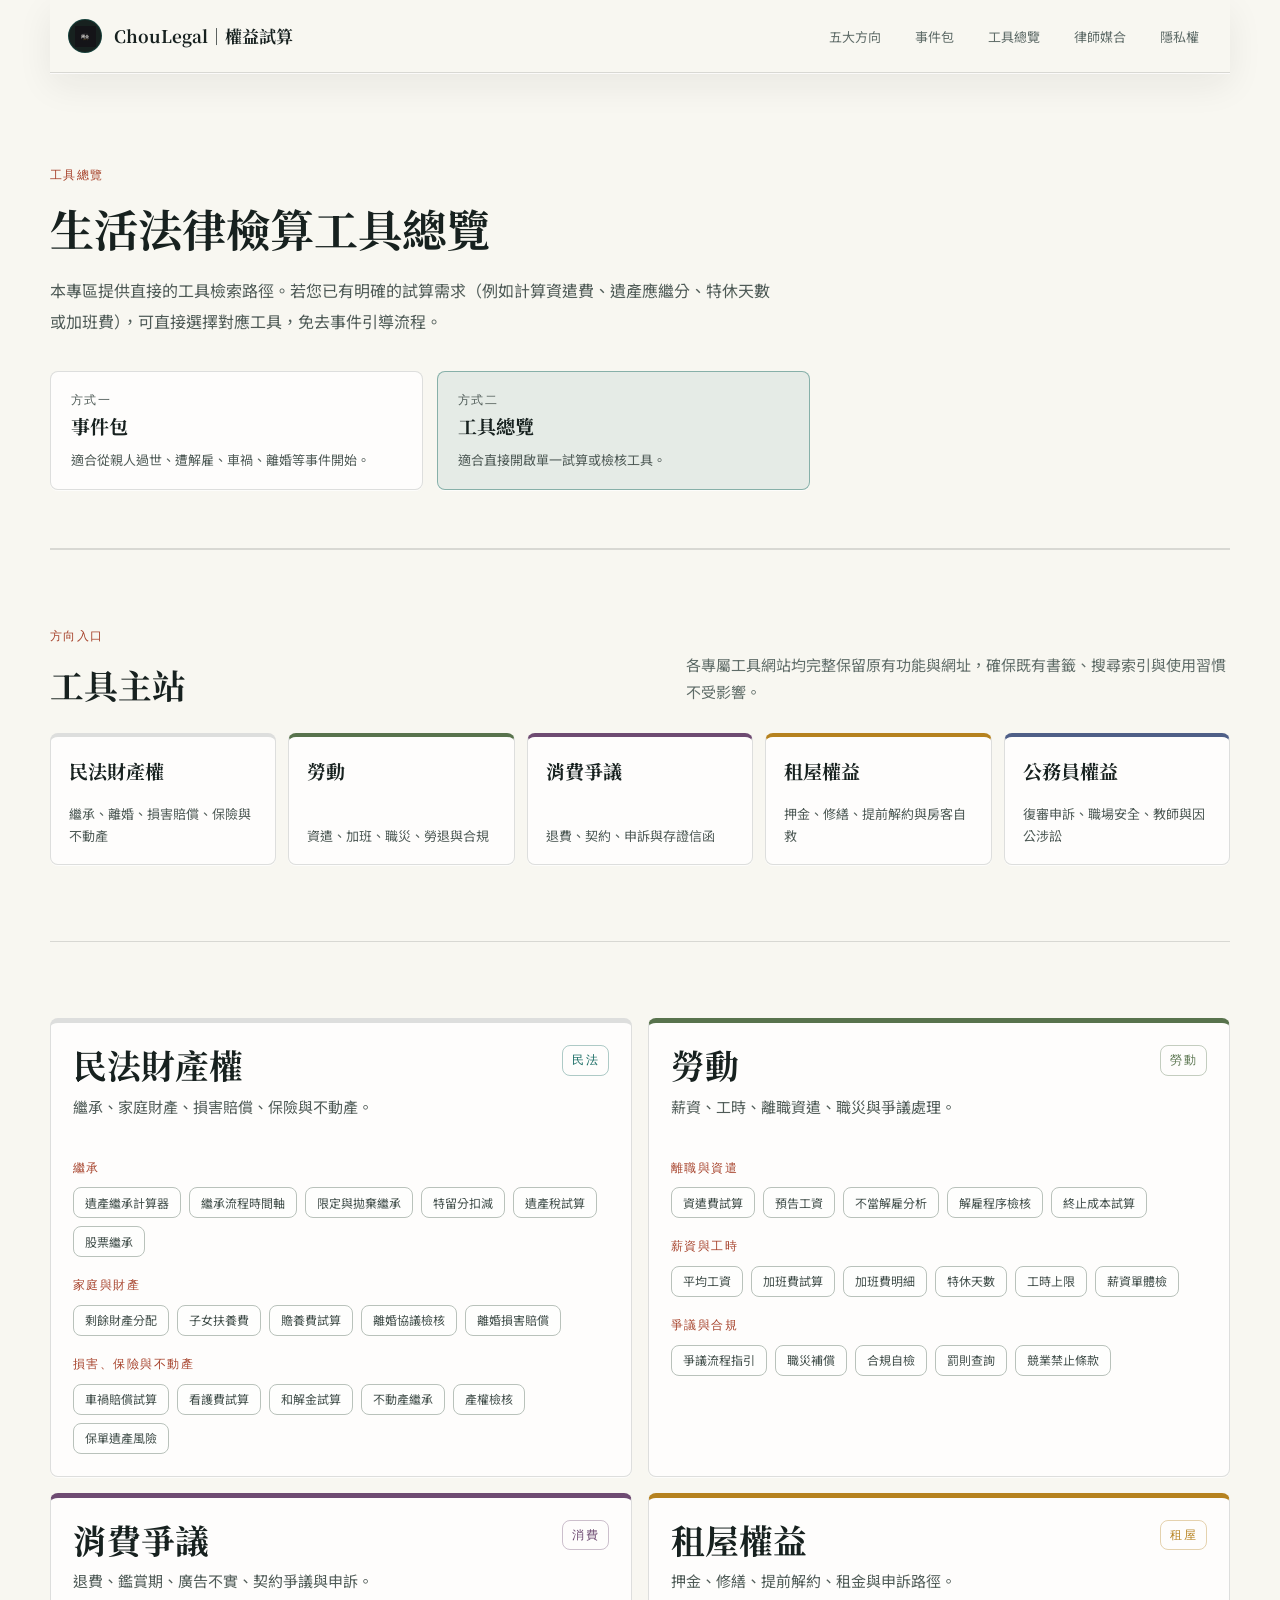
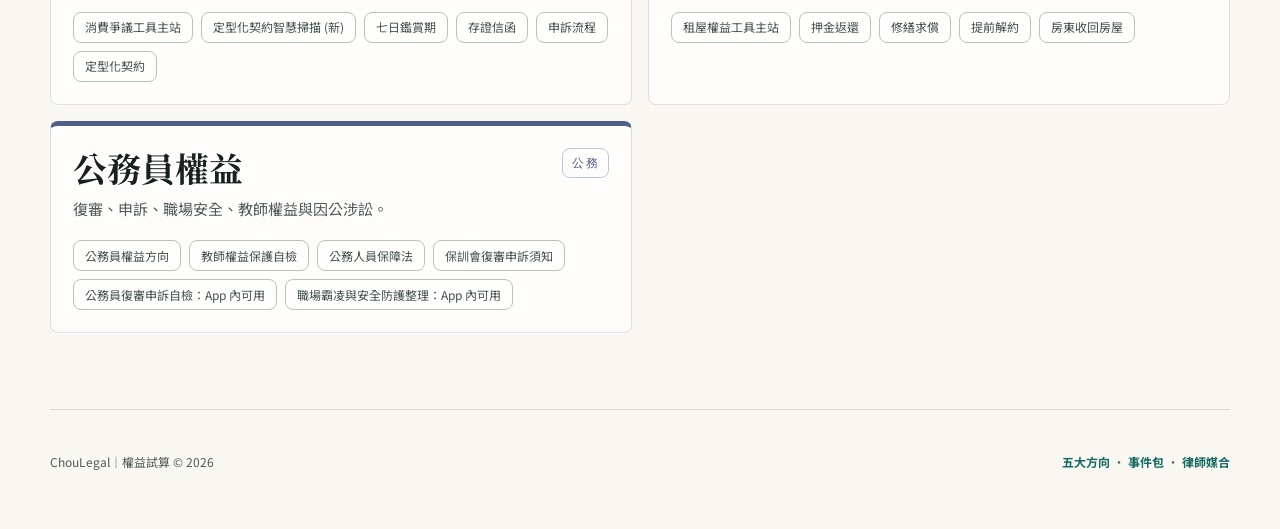
<file: tools.html>
<!DOCTYPE html>
<html lang="zh-TW">
<head>
<script defer src="https://static.cloudflareinsights.com/beacon.min.js" data-cf-beacon='{"token":"__CF_TOKEN_PEOPLE__"}'></script>
<script src="js/ga.js" defer></script>
<meta charset="UTF-8">
<link rel="icon" type="image/x-icon" href="favicon.ico">
<link rel="icon" type="image/svg+xml" href="favicon.svg">
<meta name="viewport" content="width=device-width, initial-scale=1.0">
<title>工具總覽｜ChouLegal 權益試算與查詢</title>
<meta name="description" content="ChouLegal 權益試算與查詢法律工具總覽。收錄民法財產、勞動權益、消費爭議、住宅租屋與公務員權益等各類檢算工具與契約範本，方便使用者直接進行數據試算與權益檢核。">
<meta name="robots" content="index, follow">
<link rel="canonical" href="https://people.choulegal.com/tools.html">
<meta property="og:title" content="工具總覽｜ChouLegal 權益試算與查詢">
<meta property="og:description" content="ChouLegal 權益試算與查詢法律工具總覽。收錄民法財產、勞動權益、消費爭議、住宅租屋與公務員權益等各類檢算工具與契約範本，方便使用者直接進行數據試算與權益檢核。">
<meta property="og:type" content="website">
<meta property="og:url" content="https://people.choulegal.com/tools.html">
<meta property="og:site_name" content="ChouLegal 權益試算">
<meta property="og:locale" content="zh_TW">
<meta property="og:image" content="https://people.choulegal.com/og-image-20260716-choutech.png">
<meta property="og:image:type" content="image/png">
<meta property="og:image:width" content="1200">
<meta property="og:image:height" content="630">
<meta property="og:image:alt" content="ChouTech 周全科技與 ChouLegal 權益試算五大法律方向入口">
<meta name="twitter:card" content="summary_large_image">
<meta name="twitter:title" content="工具總覽｜ChouLegal 權益試算與查詢">
<meta name="twitter:description" content="ChouLegal 權益試算與查詢法律工具總覽。收錄民法財產、勞動權益、消費爭議、住宅租屋與公務員權益等各類檢算工具與契約範本，方便使用者直接進行數據試算與權益檢核。">
<meta name="twitter:image" content="https://people.choulegal.com/og-image-20260716-choutech.png">
<link rel="preconnect" href="https://fonts.googleapis.com" crossorigin>
<link rel="preconnect" href="https://fonts.gstatic.com" crossorigin>
<link href="https://fonts.googleapis.com/css2?family=Noto+Serif+TC:wght@500;700&family=Noto+Sans+TC:wght@400;500;700&family=DM+Mono:wght@400;500&display=swap" rel="stylesheet">
<link rel="stylesheet" href="css/public-pages.css?v=20260719b">
<link rel="stylesheet" href="css/executive-polish.css?v=20260719b">
</head>
<body>
<div class="container">
  <header class="nav">
    <a class="brand" href="./">ChouLegal｜權益試算</a>
    <nav class="nav-links" aria-label="主選單">
      <a href="./">五大方向</a>
      <a href="event-kits.html">事件包</a>
      <a href="tools.html">工具總覽</a>
      <a href="lawyers.html">律師媒合</a>
      <a href="https://choulegal.com/privacy.html" target="_blank" rel="noopener">隱私權</a>
    </nav>
  </header>

  <main>
    <section class="hero">
      <div class="eyebrow">工具總覽</div>
      <h1>生活法律檢算工具總覽</h1>
      <p>本專區提供直接的工具檢索路徑。若您已有明確的試算需求（例如計算資遣費、遺產應繼分、特休天數或加班費），可直接選擇對應工具，免去事件引導流程。</p>
      <div class="switcher" aria-label="使用方式選擇">
        <a class="switch-card" href="event-kits.html">
          <div class="switch-kicker">方式一</div>
          <div class="switch-title">事件包</div>
          <div class="switch-text">適合從親人過世、遭解雇、車禍、離婚等事件開始。</div>
        </a>
        <a class="switch-card active" href="tools.html">
          <div class="switch-kicker">方式二</div>
          <div class="switch-title">工具總覽</div>
          <div class="switch-text">適合直接開啟單一試算或檢核工具。</div>
        </a>
      </div>
    </section>

    <section class="section">
      <div class="section-head">
        <div>
          <div class="eyebrow">方向入口</div>
          <h2>工具主站</h2>
        </div>
        <p class="section-desc">各專屬工具網站均完整保留原有功能與網址，確保既有書籤、搜尋索引與使用習慣不受影響。</p>
      </div>
      <div class="directory-links">
        <a class="directory-link" href="https://inheritance.choulegal.com">
          <strong>民法財產權</strong>
          <span>繼承、離婚、損害賠償、保險與不動產</span>
        </a>
        <a class="directory-link" href="https://labor.choulegal.com">
          <strong>勞動</strong>
          <span>資遣、加班、職災、勞退與合規</span>
        </a>
        <a class="directory-link" href="https://consumer.choulegal.com">
          <strong>消費爭議</strong>
          <span>退費、契約、申訴與存證信函</span>
        </a>
        <a class="directory-link" href="https://rental.choulegal.com">
          <strong>租屋權益</strong>
          <span>押金、修繕、提前解約與房客自救</span>
        </a>
        <a class="directory-link" href="public-servant.html">
          <strong>公務員權益</strong>
          <span>復審申訴、職場安全、教師與因公涉訟</span>
        </a>
      </div>
    </section>

    <section class="section">
      <div class="category-grid">
        <article class="category civil">
          <div class="category-top">
            <div>
              <h2>民法財產權</h2>
              <p>繼承、家庭財產、損害賠償、保險與不動產。</p>
            </div>
            <div class="badge">民法</div>
          </div>
          <div class="tool-groups">
            <div>
              <div class="tool-group-title">繼承</div>
              <div class="tool-list">
                <a href="https://inheritance.choulegal.com/calculator.html">遺產繼承計算器</a>
                <a href="https://inheritance.choulegal.com/inheritance-timeline.html">繼承流程時間軸</a>
                <a href="https://inheritance.choulegal.com/limited-inheritance.html">限定與拋棄繼承</a>
                <a href="https://inheritance.choulegal.com/forced-share.html">特留分扣減</a>
                <a href="https://inheritance.choulegal.com/estate-tax-detail.html">遺產稅試算</a>
                <a href="https://inheritance.choulegal.com/stock-inheritance.html">股票繼承</a>
              </div>
            </div>
            <div>
              <div class="tool-group-title">家庭與財產</div>
              <div class="tool-list">
                <a href="https://inheritance.choulegal.com/property-split.html">剩餘財產分配</a>
                <a href="https://inheritance.choulegal.com/child-support.html">子女扶養費</a>
                <a href="https://inheritance.choulegal.com/alimony.html">贍養費試算</a>
                <a href="https://inheritance.choulegal.com/divorce-agreement.html">離婚協議檢核</a>
                <a href="https://inheritance.choulegal.com/divorce-damages.html">離婚損害賠償</a>
              </div>
            </div>
            <div>
              <div class="tool-group-title">損害、保險與不動產</div>
              <div class="tool-list">
                <a href="https://inheritance.choulegal.com/accident.html">車禍賠償試算</a>
                <a href="https://inheritance.choulegal.com/caregiver.html">看護費試算</a>
                <a href="https://inheritance.choulegal.com/settlement-calc.html">和解金試算</a>
                <a href="https://inheritance.choulegal.com/real-estate.html">不動產繼承</a>
                <a href="https://inheritance.choulegal.com/property-check.html">產權檢核</a>
                <a href="https://inheritance.choulegal.com/insurance-estate-risk.html">保單遺產風險</a>
              </div>
            </div>
          </div>
        </article>

        <article class="category labor">
          <div class="category-top">
            <div>
              <h2>勞動</h2>
              <p>薪資、工時、離職資遣、職災與爭議處理。</p>
            </div>
            <div class="badge">勞動</div>
          </div>
          <div class="tool-groups">
            <div>
              <div class="tool-group-title">離職與資遣</div>
              <div class="tool-list">
                <a href="https://labor.choulegal.com/severance.html">資遣費試算</a>
                <a href="https://labor.choulegal.com/notice-calc.html">預告工資</a>
                <a href="https://labor.choulegal.com/wrongful-dismissal.html">不當解雇分析</a>
                <a href="https://labor.choulegal.com/dismissal-checklist.html">解雇程序檢核</a>
                <a href="https://labor.choulegal.com/termination-cost.html">終止成本試算</a>
              </div>
            </div>
            <div>
              <div class="tool-group-title">薪資與工時</div>
              <div class="tool-list">
                <a href="https://labor.choulegal.com/avg-wage.html">平均工資</a>
                <a href="https://labor.choulegal.com/overtime.html">加班費試算</a>
                <a href="https://labor.choulegal.com/overtime-detail.html">加班費明細</a>
                <a href="https://labor.choulegal.com/annual-leave.html">特休天數</a>
                <a href="https://labor.choulegal.com/work-hours.html">工時上限</a>
                <a href="https://labor.choulegal.com/payslip-checker.html">薪資單體檢</a>
              </div>
            </div>
            <div>
              <div class="tool-group-title">爭議與合規</div>
              <div class="tool-list">
                <a href="https://labor.choulegal.com/dispute-guide.html">爭議流程指引</a>
                <a href="https://labor.choulegal.com/work-injury.html">職災補償</a>
                <a href="https://labor.choulegal.com/compliance-audit.html">合規自檢</a>
                <a href="https://labor.choulegal.com/penalty-lookup.html">罰則查詢</a>
                <a href="https://labor.choulegal.com/non-compete.html">競業禁止條款</a>
              </div>
            </div>
          </div>
        </article>

        <article class="category consumer">
          <div class="category-top">
            <div>
              <h2>消費爭議</h2>
              <p>退費、鑑賞期、廣告不實、契約爭議與申訴。</p>
            </div>
            <div class="badge">消費</div>
          </div>
          <div class="tool-list">
            <a href="https://consumer.choulegal.com">消費爭議工具主站</a>
            <a href="https://consumer.choulegal.com/forbidden-clauses.html?tab=scanner">定型化契約智慧掃描 (新)</a>
            <a href="https://consumer.choulegal.com/cooling-off.html">七日鑑賞期</a>
            <a href="https://consumer.choulegal.com/consumer-letter.html">存證信函</a>
            <a href="https://consumer.choulegal.com/complaint-guide.html">申訴流程</a>
            <a href="https://consumer.choulegal.com/standard-form-check.html">定型化契約</a>
          </div>
        </article>

        <article class="category rental">
          <div class="category-top">
            <div>
              <h2>租屋權益</h2>
              <p>押金、修繕、提前解約、租金與申訴路徑。</p>
            </div>
            <div class="badge">租屋</div>
          </div>
          <div class="tool-list">
            <a href="https://rental.choulegal.com">租屋權益工具主站</a>
            <a href="https://rental.choulegal.com/deposit-cap.html">押金返還</a>
            <a href="https://rental.choulegal.com/repair-cost.html">修繕求償</a>
            <a href="https://rental.choulegal.com/early-termination.html">提前解約</a>
            <a href="https://rental.choulegal.com/landlord-recovery.html">房東收回房屋</a>
          </div>
        </article>

        <article class="category public">
          <div class="category-top">
            <div>
              <h2>公務員權益</h2>
              <p>復審、申訴、職場安全、教師權益與因公涉訟。</p>
            </div>
            <div class="badge">公務</div>
          </div>
          <div class="tool-list">
            <a href="public-servant.html">公務員權益方向</a>
            <a href="teacher-rights.html">教師權益保護自檢</a>
            <a href="https://law.moj.gov.tw/LawClass/LawAll.aspx?pcode=S0120001" target="_blank" rel="noopener">公務人員保障法</a>
            <a href="https://www.csptc.gov.tw/News.aspx?n=273&sms=11719" target="_blank" rel="noopener">保訓會復審申訴須知</a>
            <span>公務員復審申訴自檢：App 內可用</span>
            <span>職場霸凌與安全防護整理：App 內可用</span>
          </div>
        </article>
      </div>
    </section>
  </main>

  <footer class="foot">
    <div>ChouLegal｜權益試算 © <span id="year">2026</span></div>
    <div><a href="./">五大方向</a> · <a href="event-kits.html">事件包</a> · <a href="lawyers.html">律師媒合</a></div>
  </footer>
</div>
<script>
  var year = document.getElementById('year');
  if (year) year.textContent = new Date().getFullYear();
</script>
</body>
</html>
</file>
<file: css/choulegal-home.css>
/* Hallmark · pre-emit critique: P5 H5 E5 S5 R5 V4 · genre: Editorial · macrostructure: Ecosystem Index / Index-First · theme: ChouLegal Ink & Brass · enrichment: none · nav: N6 · footer: Ft1 · contrast: pass (40–41) · slop: pass (42–45) · honest: pass (46) · chrome: pass (47) · tokens: pass (48) · responsive: pass (49) · mobile: pass (34, 49–57) · icons: pass (30) · design-system: design.md · designed-as-app */
:root {
  color-scheme: light;
  --paper: oklch(97.4% 0.012 82);
  --paper-deep: oklch(94.8% 0.018 82);
  --paper-warm: oklch(92.8% 0.026 78);
  --paper-translucent: oklch(97.4% 0.012 82 / 0.97);
  --ink: oklch(20% 0.035 253);
  --ink-soft: oklch(31% 0.033 253);
  --muted: oklch(48% 0.021 251);
  --faint: oklch(71% 0.018 249);
  --rule: oklch(82% 0.025 76);
  --rule-faint: oklch(70% 0.02 76 / 0.075);
  --rule-strong: oklch(66% 0.058 74);
  --brass: oklch(60% 0.105 76);
  --brass-dark: oklch(46% 0.087 73);
  --focus: oklch(55% 0.15 69);
  --danger: oklch(48% 0.13 28);
  --process-muted: oklch(81% 0.017 250);
  --process-label: oklch(82% 0.04 78);
  --disclaimer-muted: oklch(87% 0.012 250);
  --domain-inheritance: oklch(48% 0.1 34);
  --domain-labor: oklch(49% 0.11 54);
  --domain-consumer: oklch(46% 0.08 180);
  --domain-rental: oklch(47% 0.08 125);
  --domain-public: oklch(46% 0.085 246);
  --domain-criminal: oklch(43% 0.14 26);
  --domain-marker: var(--brass-dark);
  --font-display: "Noto Serif TC", "Songti TC", serif;
  --font-body: "Noto Sans TC", "PingFang TC", sans-serif;
  --font-code: "DM Mono", "SFMono-Regular", monospace;
  --text-xs: 0.75rem;
  --text-sm: 0.875rem;
  --text-base: 1rem;
  --text-md: 1.25rem;
  --text-lg: 1.5625rem;
  --text-xl: 1.953rem;
  --text-2xl: 2.441rem;
  --text-3xl: 3rem;
  --text-display: clamp(2.65rem, 6vw, 3.65rem);
  --space-1: 0.25rem;
  --space-2: 0.5rem;
  --space-3: 0.75rem;
  --space-4: 1.25rem;
  --space-5: 1.75rem;
  --space-6: 2.5rem;
  --space-7: 3.5rem;
  --space-8: 5rem;
  --space-9: 7rem;
  --measure: 68ch;
  --container: 78rem;
  --radius-s: 0.2rem;
  --ease-out: cubic-bezier(0.16, 1, 0.3, 1);
  --ease-in: cubic-bezier(0.7, 0, 0.84, 0);
  --ease-in-out: cubic-bezier(0.65, 0, 0.35, 1);
  --duration-short: 160ms;
  --duration-base: 280ms;
  --duration-long: 520ms;
  --hairline: 1px;
}

body[data-platform="inheritance"] { --domain-marker: var(--domain-inheritance); }
body[data-platform="labor"] { --domain-marker: var(--domain-labor); }
body[data-platform="consumer"] { --domain-marker: var(--domain-consumer); }
body[data-platform="rental"] { --domain-marker: var(--domain-rental); }
body[data-platform="public"] { --domain-marker: var(--domain-public); }
body[data-platform="criminal"] { --domain-marker: var(--domain-criminal); }
body[data-platform="hub"] { --domain-marker: var(--brass-dark); }

/* Hallmark · pre-emit critique: P5 H5 E5 S5 R5 V4 · genre: Editorial · macrostructure: Ecosystem Index / Index-First · theme: ChouLegal Ink & Brass · enrichment: none · nav: N6 · footer: Ft1 · contrast: pass (40–41) · slop: pass (42–45) · honest: pass (46) · chrome: pass (47) · tokens: pass (48) · responsive: pass (49) · mobile: pass (34, 49–57) · icons: pass (30) · design-system: design.md · designed-as-app */
*,
*::before,
*::after {
  box-sizing: border-box;
}

html {
  overflow-x: clip;
  scroll-behavior: smooth;
  scroll-padding-top: 6rem;
}

body {
  min-width: 20rem;
  margin: 0;
  overflow-x: clip;
  color: var(--ink);
  background-color: var(--paper);
  background-image:
    repeating-linear-gradient(
      to bottom,
      transparent 0,
      transparent 2.1rem,
      var(--rule-faint) 2.1rem,
      var(--rule-faint) calc(2.1rem + 1px)
    );
  font-family: var(--font-body);
  font-size: var(--text-base);
  line-height: 1.65;
  text-rendering: optimizeLegibility;
  -webkit-font-smoothing: antialiased;
}

body::before {
  position: fixed;
  inset: 0 auto 0 0;
  width: 0.3rem;
  background: var(--domain-marker);
  content: "";
  z-index: 50;
}

a {
  color: inherit;
  text-decoration-thickness: 0.08em;
  text-underline-offset: 0.22em;
}

button,
a {
  -webkit-tap-highlight-color: transparent;
}

button {
  font: inherit;
}

img,
svg {
  display: block;
  max-width: 100%;
}

h1,
h2,
h3,
p {
  margin-block-start: 0;
}

h1,
h2,
h3 {
  min-width: 0;
  font-family: var(--font-display);
  text-wrap: balance;
  overflow-wrap: anywhere;
}

h1 {
  max-width: 14ch;
  margin-block-end: var(--space-5);
  font-size: var(--text-display);
  font-weight: 900;
  letter-spacing: -0.045em;
  line-height: 1.06;
  overflow-wrap: anywhere;
}

h2 {
  margin-block-end: var(--space-5);
  font-size: clamp(2rem, 4.8vw, var(--text-3xl));
  font-weight: 900;
  letter-spacing: -0.035em;
  line-height: 1.14;
}

h3 {
  margin-block-end: var(--space-2);
  font-size: var(--text-md);
  font-weight: 700;
  line-height: 1.35;
}

p {
  max-width: var(--measure);
  margin-block-end: var(--space-4);
}

:focus-visible {
  outline: 3px solid var(--focus);
  outline-offset: 4px;
}

.skip-link {
  position: fixed;
  inset-block-start: var(--space-3);
  inset-inline-start: var(--space-3);
  z-index: 100;
  padding: var(--space-2) var(--space-4);
  color: var(--paper);
  background: var(--ink);
  transform: translateY(-160%);
}

.skip-link:focus {
  transform: translateY(0);
}

.shell {
  width: min(100% - 2rem, var(--container));
  margin-inline: auto;
}

.site-header {
  position: relative;
  z-index: 20;
  color: var(--ink);
  background: var(--paper-translucent);
  border-block-end: 1px solid var(--rule);
}

.network-row {
  display: flex;
  min-height: 3.35rem;
  align-items: center;
  justify-content: space-between;
  gap: var(--space-3);
  border-block-end: 1px solid var(--rule);
}

.network-kicker,
.section-index,
.source-date,
.platform-code,
.tool-kind,
.footer-code {
  font-family: var(--font-body);
  font-size: var(--text-xs);
  font-weight: 500;
  letter-spacing: 0.08em;
  text-transform: uppercase;
}

.eyebrow,
.step-number {
  font-family: var(--font-code);
  font-size: var(--text-xs);
  font-weight: 500;
  letter-spacing: 0.08em;
  text-transform: uppercase;
}

.network-kicker {
  margin: 0;
  color: var(--muted);
  white-space: nowrap;
}

.network-toggle {
  display: inline-flex;
  min-width: 44px;
  min-height: 44px;
  align-items: center;
  justify-content: center;
  padding: 0 var(--space-3);
  color: var(--ink);
  background: transparent;
  border: 1px solid var(--rule-strong);
  cursor: pointer;
  white-space: nowrap;
}

.network-toggle::after {
  margin-inline-start: var(--space-2);
  content: "＋";
}

.network-toggle[aria-expanded="true"]::after {
  content: "−";
}

.network-toggle:active {
  transform: translateY(1px);
}

.network-toggle:disabled,
.button:disabled,
.button[aria-disabled="true"] {
  opacity: 0.55;
  cursor: not-allowed;
}

.network-nav {
  display: none;
  padding-block: var(--space-3);
  border-block-end: 1px solid var(--rule);
}

.network-nav[data-open="true"] {
  display: grid;
  grid-template-columns: repeat(2, minmax(0, 1fr));
  gap: var(--hairline);
  background: var(--rule);
}

.network-link {
  min-height: 46px;
  padding: var(--space-3);
  background: var(--paper);
  font-size: var(--text-sm);
  font-weight: 700;
  text-decoration: none;
  white-space: nowrap;
}

.network-link[aria-current="page"] {
  box-shadow: inset 0 -3px 0 var(--domain-marker);
}

.brand-row {
  display: grid;
  grid-template-columns: auto minmax(0, 1fr);
  align-items: center;
  gap: var(--space-3);
  padding-block: var(--space-4);
}

.brand-mark {
  display: grid;
  width: 3rem;
  height: 3rem;
  place-items: center;
  color: var(--paper);
  background: var(--ink);
  font-family: var(--font-display);
  font-size: var(--text-md);
  font-weight: 900;
}

.brand-copy {
  min-width: 0;
}

.brand-name {
  margin: 0;
  font-family: var(--font-display);
  font-size: var(--text-md);
  font-weight: 900;
  letter-spacing: -0.025em;
  line-height: 1.2;
}

.brand-descriptor {
  margin: var(--space-1) 0 0;
  color: var(--muted);
  font-size: var(--text-sm);
  line-height: 1.45;
}

.brand-utility {
  grid-column: 1 / -1;
  display: flex;
  flex-wrap: wrap;
  align-items: center;
  gap: var(--space-2) var(--space-4);
  padding-block-start: var(--space-3);
  border-block-start: 1px solid var(--rule);
}

.free-label {
  color: var(--brass-dark);
  font-size: var(--text-sm);
  font-weight: 700;
}

.utility-link {
  min-height: 44px;
  display: inline-flex;
  align-items: center;
  font-size: var(--text-sm);
  font-weight: 700;
  white-space: nowrap;
}

.hero {
  position: relative;
  padding-block: var(--space-7) var(--space-8);
}

.hero-grid {
  display: grid;
  gap: var(--space-7);
}

.eyebrow {
  display: flex;
  align-items: center;
  gap: var(--space-3);
  margin-block-end: var(--space-4);
  color: var(--domain-marker);
}

.eyebrow::before {
  width: 2.5rem;
  height: 2px;
  background: currentColor;
  content: "";
}

.hero-deck {
  max-width: 59ch;
  margin-block-end: var(--space-5);
  color: var(--ink-soft);
  font-family: var(--font-display);
  font-size: clamp(1.15rem, 3.8vw, var(--text-lg));
  line-height: 1.55;
}

.hero-actions {
  display: flex;
  flex-wrap: wrap;
  gap: var(--space-3);
}

.button {
  display: inline-flex;
  min-height: 48px;
  align-items: center;
  justify-content: center;
  gap: var(--space-2);
  padding: var(--space-3) var(--space-4);
  border: 1px solid var(--ink);
  font-weight: 700;
  text-decoration: none;
  white-space: nowrap;
  transition:
    color var(--duration-short) var(--ease-out),
    background-color var(--duration-short) var(--ease-out),
    transform 100ms var(--ease-out);
}

.button::after {
  content: "↗";
  transition: transform var(--duration-short) var(--ease-out);
}

.button-primary {
  color: var(--paper);
  background: var(--ink);
}

.button-secondary {
  background: transparent;
}

.button:active {
  transform: translateY(1px);
}

.hero-docket {
  align-self: end;
  padding-block-start: var(--space-5);
  border-block-start: 4px solid var(--domain-marker);
}

.docket-title {
  margin-block-end: var(--space-4);
  font-size: var(--text-lg);
}

.docket-list {
  margin: 0;
  padding: 0;
  list-style: none;
  counter-reset: docket;
}

.docket-list li {
  position: relative;
  min-height: 4rem;
  padding: var(--space-3) 0 var(--space-3) 3rem;
  border-block-end: 1px solid var(--rule);
  counter-increment: docket;
}

.docket-list li::before {
  position: absolute;
  inset-block-start: var(--space-3);
  inset-inline-start: 0;
  color: var(--domain-marker);
  content: "0" counter(docket);
  font-family: var(--font-body);
  font-size: var(--text-sm);
}

.urgent-note {
  margin-block-start: var(--space-5);
  padding: var(--space-4);
  color: var(--ink);
  background: var(--paper-warm);
  border-inline-start: 4px solid var(--brass-dark);
}

.urgent-note strong {
  display: block;
  margin-block-end: var(--space-1);
  font-family: var(--font-display);
  font-size: var(--text-md);
}

.section {
  padding-block: var(--space-8);
  border-block-start: 1px solid var(--rule);
}

.section-heading {
  display: grid;
  grid-template-columns: minmax(0, 1fr);
  gap: var(--space-3);
  margin-block-end: var(--space-6);
}

.section-index {
  color: var(--domain-marker);
}

.section-intro {
  color: var(--muted);
  font-size: var(--text-md);
}

.event-index {
  border-block-start: 2px solid var(--ink);
}

.event-row {
  display: grid;
  grid-template-columns: 3rem minmax(0, 1fr) auto;
  gap: var(--space-3);
  align-items: center;
  min-height: 7rem;
  padding-block: var(--space-4);
  border-block-end: 1px solid var(--rule-strong);
  text-decoration: none;
}

.event-number {
  align-self: start;
  padding-block-start: 0.25rem;
  color: var(--domain-marker);
  font-family: var(--font-body);
  font-size: var(--text-sm);
}

.event-copy {
  min-width: 0;
}

.event-copy h3 {
  margin: 0;
  font-size: clamp(1.2rem, 4vw, var(--text-lg));
}

.event-copy p {
  margin: var(--space-1) 0 0;
  color: var(--muted);
  line-height: 1.55;
}

.event-arrow {
  font-size: var(--text-lg);
  transition: transform var(--duration-short) var(--ease-out);
}

.process-section {
  color: var(--paper);
  background: var(--ink);
  border-block-start: 0;
}

.process-section .section-index,
.process-section .section-intro {
  color: var(--process-label);
}

.process-section h2 {
  color: var(--paper);
}

.process-track {
  position: relative;
  display: grid;
  gap: 0;
  margin-block-start: var(--space-6);
}

.process-track::before {
  position: absolute;
  inset-block: 0;
  inset-inline-start: 1.1rem;
  width: 1px;
  background: var(--brass);
  content: "";
  transform: scaleY(0);
  transform-origin: top;
  transition: transform 900ms var(--ease-out);
}

.process-track.is-drawn::before {
  transform: scaleY(1);
}

.process-step {
  position: relative;
  display: grid;
  grid-template-columns: 2.3rem minmax(0, 1fr);
  gap: var(--space-4);
  min-height: 9rem;
  padding-block: var(--space-4);
}

.step-number {
  position: relative;
  z-index: 1;
  display: grid;
  width: 2.3rem;
  height: 2.3rem;
  place-items: center;
  color: var(--ink);
  background: var(--brass);
}

.process-step h3 {
  color: var(--paper);
}

.process-step p {
  margin: 0;
  color: var(--process-muted);
}

.prep-grid {
  display: grid;
  gap: var(--hairline);
  background: var(--rule-strong);
  border: 1px solid var(--rule-strong);
}

.prep-panel {
  min-width: 0;
  padding: var(--space-5);
  background: var(--paper);
}

.prep-panel h3 {
  font-size: var(--text-lg);
}

.check-list {
  margin: 0;
  padding: 0;
  list-style: none;
}

.check-list li {
  position: relative;
  padding: var(--space-3) 0 var(--space-3) 1.75rem;
  border-block-end: 1px solid var(--rule);
}

.check-list li::before {
  position: absolute;
  inset-block-start: 0.95rem;
  inset-inline-start: 0;
  color: var(--domain-marker);
  content: "□";
  font-family: var(--font-body);
}

.tool-list {
  border-block-start: 2px solid var(--ink);
}

.tool-row {
  display: grid;
  gap: var(--space-2);
  min-height: 6.5rem;
  padding-block: var(--space-4);
  border-block-end: 1px solid var(--rule-strong);
  text-decoration: none;
}

.tool-kind {
  color: var(--domain-marker);
}

.tool-copy h3 {
  margin: 0;
}

.tool-copy p {
  margin: var(--space-1) 0 0;
  color: var(--muted);
}

.tool-action {
  align-self: center;
  font-weight: 700;
  white-space: nowrap;
}

.tool-action::after {
  display: inline-block;
  margin-inline-start: var(--space-2);
  content: "→";
  transition: transform var(--duration-short) var(--ease-out);
}

.sources-grid {
  display: grid;
  gap: var(--hairline);
  background: var(--rule);
  border: 1px solid var(--rule);
}

.source-link {
  min-height: 7.5rem;
  padding: var(--space-4);
  background: var(--paper);
  text-decoration: none;
}

.source-link strong {
  display: block;
  margin-block-end: var(--space-2);
  font-family: var(--font-display);
  font-size: var(--text-md);
}

.source-link span {
  color: var(--muted);
}

.source-date {
  margin-block-start: var(--space-5);
  color: var(--muted);
}

.disclaimer {
  padding-block: var(--space-7);
  color: var(--paper);
  background: var(--ink-soft);
}

.disclaimer-grid {
  display: grid;
  gap: var(--space-4);
}

.disclaimer h2 {
  margin: 0;
  color: var(--paper);
  font-size: var(--text-xl);
}

.disclaimer p {
  margin: 0;
  color: var(--disclaimer-muted);
}

.platform-ledger {
  border-block-start: 3px solid var(--ink);
}

.platform-entry {
  display: grid;
  gap: var(--space-3);
  min-height: 12rem;
  padding-block: var(--space-5);
  border-block-end: 1px solid var(--rule-strong);
  text-decoration: none;
}

.platform-code {
  color: var(--domain-marker);
}

.platform-entry h3 {
  margin: 0;
  font-size: clamp(1.45rem, 5vw, var(--text-xl));
}

.platform-entry p {
  margin: 0;
  color: var(--muted);
}

.platform-meta {
  align-self: end;
  font-weight: 700;
  white-space: nowrap;
}

.platform-meta::after {
  display: inline-block;
  margin-inline-start: var(--space-2);
  content: "↗";
  transition: transform var(--duration-short) var(--ease-out);
}

.proof-band {
  padding-block: var(--space-6);
  background: var(--paper-warm);
  border-block: 1px solid var(--rule-strong);
}

.proof-list {
  display: grid;
  gap: var(--space-4);
  margin: 0;
  padding: 0;
  list-style: none;
}

.proof-list strong {
  display: block;
  font-family: var(--font-display);
  font-size: var(--text-md);
}

.proof-list span {
  color: var(--muted);
}

.site-footer {
  padding-block: var(--space-7);
  background: var(--paper-deep);
  border-block-start: 1px solid var(--rule-strong);
}

.footer-grid {
  display: grid;
  gap: var(--space-5);
}

.footer-brand {
  font-family: var(--font-display);
  font-size: var(--text-lg);
  font-weight: 900;
}

.footer-links {
  display: flex;
  flex-wrap: wrap;
  gap: var(--space-2) var(--space-5);
}

.footer-links a {
  min-height: 44px;
  display: inline-flex;
  align-items: center;
  font-weight: 700;
  white-space: nowrap;
}

.footer-note {
  max-width: 60ch;
  margin: 0;
  color: var(--muted);
  font-size: var(--text-sm);
}

.footer-code {
  color: var(--muted);
}

.js [data-enter] {
  opacity: 0;
  transform: translateY(14px);
}

.js.is-ready [data-enter] {
  opacity: 1;
  transform: translateY(0);
  transition:
    opacity var(--duration-long) var(--ease-out),
    transform var(--duration-long) var(--ease-out);
  transition-delay: calc(var(--enter-index, 0) * 80ms);
}

.network-link:active,
.utility-link:active,
.event-row:active,
.tool-row:active,
.source-link:active,
.platform-entry:active,
.footer-links a:active {
  color: var(--domain-marker);
}

@media (hover: hover) and (pointer: fine) {
  .button:hover {
    color: var(--paper);
    background: var(--domain-marker);
    border-color: var(--domain-marker);
  }

  .event-row:hover .event-arrow,
  .tool-row:hover .tool-action::after,
  .platform-entry:hover .platform-meta::after {
    transform: translate(0.2rem, -0.12rem);
  }

  .source-link:hover strong {
    color: var(--domain-marker);
  }
}

@media (min-width: 40rem) {
  .shell {
    width: min(100% - 3rem, var(--container));
  }

  .brand-row {
    grid-template-columns: auto minmax(0, 1fr) auto;
  }

  .brand-utility {
    grid-column: auto;
    justify-content: flex-end;
    padding-block-start: 0;
    border-block-start: 0;
  }

  .event-row {
    grid-template-columns: 4.5rem minmax(0, 1fr) 2.5rem;
    min-height: 7.5rem;
  }

  .process-track {
    grid-template-columns: repeat(2, minmax(0, 1fr));
  }

  .process-track::before {
    inset: 1.1rem 0 auto;
    width: 100%;
    height: 1px;
    transform: scaleX(0);
    transform-origin: left;
  }

  .process-track.is-drawn::before {
    transform: scaleX(1);
  }

  .process-step {
    grid-template-columns: 1fr;
    padding-inline-end: var(--space-5);
  }

  .prep-grid,
  .sources-grid {
    grid-template-columns: repeat(2, minmax(0, 1fr));
  }

  .tool-row {
    grid-template-columns: 7rem minmax(0, 1fr) auto;
    align-items: center;
  }

  .platform-entry {
    grid-template-columns: minmax(9rem, auto) minmax(0, 1fr) 8rem;
    align-items: center;
    min-height: 10rem;
  }

  .platform-meta {
    justify-self: end;
  }

  .proof-list {
    grid-template-columns: repeat(3, minmax(0, 1fr));
  }

  .disclaimer-grid,
  .footer-grid {
    grid-template-columns: minmax(13rem, 0.45fr) minmax(0, 1fr);
  }
}

@media (min-width: 60rem) {
  .site-header {
    position: sticky;
    inset-block-start: 0;
  }

  .network-row {
    min-height: 2.8rem;
  }

  .network-toggle {
    display: none;
  }

  .network-nav,
  .network-nav[data-open="true"] {
    display: flex;
    padding: 0;
    background: transparent;
    border: 0;
  }

  .network-link {
    display: inline-flex;
    min-height: 2.8rem;
    align-items: center;
    padding: 0 var(--space-3);
    background: transparent;
  }

  .brand-row {
    padding-block: var(--space-3);
  }

  .hero {
    min-height: calc(100dvh - 8rem);
    display: grid;
    align-items: center;
    padding-block: var(--space-6) var(--space-8);
  }

  .hero-grid {
    grid-template-columns: minmax(0, 1.35fr) minmax(19rem, 0.65fr);
    gap: clamp(4rem, 8vw, 8rem);
    align-items: end;
  }

  .process-track {
    grid-template-columns: repeat(4, minmax(0, 1fr));
  }

  .prep-grid {
    grid-template-columns: repeat(3, minmax(0, 1fr));
  }

  .sources-grid {
    grid-template-columns: repeat(3, minmax(0, 1fr));
  }
}

@media (min-width: 90rem) {
  .shell {
    width: min(100% - 6rem, var(--container));
  }
}

@media (pointer: coarse) {
  .button,
  .network-link,
  .utility-link,
  .footer-links a {
    min-height: 48px;
  }
}

@media (prefers-reduced-motion: reduce) {
  html {
    scroll-behavior: auto;
  }

  *,
  *::before,
  *::after {
    animation-duration: 0.01ms !important;
    animation-iteration-count: 1 !important;
    transition-duration: 0.01ms !important;
  }

  .js [data-enter] {
    opacity: 1;
    transform: none;
  }

  .process-track::before {
    transform: none;
  }
}

@media print {
  .site-header,
  .hero-actions,
  .network-toggle {
    display: none;
  }

  body {
    background: var(--paper);
  }

  a {
    text-decoration: none;
  }
}
</file>
<file: css/executive-polish.css>
:root {
  --people-paper: #f8f7f1;
  --people-ink: #17211f;
  --people-muted: #5f6c68;
  --people-line: rgba(24, 33, 31, 0.14);
  --people-line-strong: rgba(23, 107, 99, 0.34);
  --people-teal: #176b63;
  --people-clay: #a6422b;
  --people-gold: #ad7a19;
  --people-blue: #3f678c;
  --people-radius: 8px;
  --people-shadow: 0 18px 46px rgba(24, 33, 31, 0.095);
}

.skip-link {
  position: fixed;
  top: 12px;
  left: 12px;
  z-index: 100;
  padding: 10px 14px;
  background: var(--people-ink);
  color: #fff;
  border-radius: var(--people-radius);
  transform: translateY(-160%);
}

.skip-link:focus {
  transform: translateY(0);
}

body {
  background: var(--people-paper);
  color: var(--people-ink);
  letter-spacing: 0;
}

.container,
.section-inner,
.hero-inner,
.footer-inner {
  max-width: 1180px;
}

.nav,
.site-header {
  border-bottom: 1px solid var(--people-line);
  background: rgba(248, 247, 241, 0.92);
  box-shadow: 0 1px 0 rgba(255, 255, 255, 0.75), 0 12px 36px rgba(24, 33, 31, 0.07);
}

.brand,
.nav .brand {
  letter-spacing: 0;
}

.brand::before,
.brand-mark {
  border-color: rgba(23, 107, 99, 0.42);
  background: url("../favicon.svg") center / 21px 21px no-repeat, var(--people-ink);
  color: transparent;
}

.brand-parent,
.switch-kicker,
.kit-status,
.meta-label,
.step-num,
.category-title span,
.compact-action,
.guide-label,
.flow-progress,
.aside-title,
.tool-group-title,
.badge,
.card-topline,
.type-label,
.docket-title,
.triage-tag,
.eyebrow {
  letter-spacing: 0.12em;
}

.nav-links,
.site-header nav {
  gap: 8px;
}

.nav-links a,
.site-header nav a,
.nav-pill {
  min-height: 36px;
  display: inline-flex;
  align-items: center;
  border-radius: var(--people-radius);
  color: var(--people-muted);
}

.nav-links a:hover,
.site-header nav a:hover,
.nav-pill:hover {
  border-color: var(--people-line-strong);
  background: rgba(23, 107, 99, 0.075);
}

.nav-primary {
  border-radius: var(--people-radius);
  background: var(--people-ink);
  border-color: var(--people-ink) !important;
}

h1 {
  font-size: clamp(2.1rem, calc(1rem + 2.2vw), 3.25rem);
  line-height: 1.12;
  letter-spacing: 0;
}

h2 {
  font-size: clamp(1.62rem, calc(1.15rem + 1.2vw), 2.5rem);
  line-height: 1.2;
  letter-spacing: 0;
}

h3 {
  font-size: clamp(1.15rem, calc(0.95rem + 0.7vw), 1.35rem);
  line-height: 1.28;
}

.lead,
.summary,
.section-desc,
.section-note,
.kit-summary,
.context-text {
  color: var(--people-muted);
  max-width: 68ch;
}

.button,
.start-link,
.next-link,
.flow-option,
button,
input,
select,
textarea {
  border-radius: var(--people-radius);
  letter-spacing: 0;
}

.button,
.start-link,
.next-link {
  min-height: 44px;
}

.button.primary,
.start-link,
.next-link {
  background: var(--people-ink);
  border-color: var(--people-ink);
  color: #fff;
  box-shadow: 0 12px 28px rgba(24, 33, 31, 0.12);
}

.button:hover,
.start-link:hover,
.next-link:hover {
  transform: translateY(-1px);
  box-shadow: var(--people-shadow);
}

.switch-card,
.category,
.kit,
.step,
.compact-kit,
.directory-link,
.panel,
.aside-card,
.promise-card,
.flow-result,
.flow-section,
.note,
.card,
.docket,
.route-item,
.tool-item,
.split-note {
  border-radius: var(--people-radius);
  border-color: var(--people-line);
  background: rgba(255, 255, 255, 0.78);
  box-shadow: 0 1px 0 rgba(255, 255, 255, 0.75);
}

.switch-card:hover,
.directory-link:hover,
.compact-kit:hover,
.kit:hover,
.category:hover,
.card:hover,
.route-item:hover,
.tool-item:hover {
  border-color: var(--people-line-strong);
  box-shadow: var(--people-shadow);
  transform: translateY(-2px);
}

.card,
.kit,
.compact-kit,
.category,
.directory-link {
  min-width: 0;
}

.tool-list a,
.tool-list span,
.tool-links a,
.compact-meta span,
.pill,
.flow-tags span,
.badge,
.guide-label,
.flow-progress {
  border-radius: var(--people-radius);
}

.band,
.section,
.hero,
.foot,
.footer {
  border-color: var(--people-line);
}

*:focus-visible {
  outline: 3px solid rgba(23, 107, 99, 0.32);
  outline-offset: 3px;
}

@media (max-width: 980px) {
  h1 {
    font-size: clamp(1.95rem, calc(0.9rem + 2.3vw), 2.85rem);
  }

  h2 {
    font-size: clamp(1.48rem, calc(1rem + 1vw), 2.15rem);
  }
}

@media (max-width: 760px) {
  .nav,
  .site-header {
    align-items: flex-start;
    gap: 12px;
  }

  .nav-links,
  .site-header nav {
    width: 100%;
    display: grid;
    grid-template-columns: repeat(2, minmax(0, 1fr));
    overflow: visible;
    gap: 8px;
    padding-bottom: 0;
  }

  .nav-links a,
  .site-header nav a {
    min-height: 44px;
    display: flex;
    align-items: center;
    justify-content: center;
    min-width: 0;
    white-space: normal;
    text-align: center;
  }

  .tool-links a,
  .tool-list a,
  .start-link,
  .next-link {
    min-height: 44px;
    display: inline-flex;
    align-items: center;
  }

  h1 {
    font-size: clamp(1.95rem, calc(0.9rem + 2vw), 2.45rem);
    line-height: 1.12;
  }

  h2 {
    font-size: clamp(1.45rem, calc(0.95rem + 1vw), 1.85rem);
  }

  .hero,
  .band,
  .section {
    padding-left: 20px;
    padding-right: 20px;
  }
}
</file>
<file: css/public-pages.css>
*, *::before, *::after {
  box-sizing: border-box;
  margin: 0;
  padding: 0;
}

:root {
  --paper: #f7f7f1;
  --paper-strong: #ffffff;
  --paper-soft: rgba(255, 255, 255, 0.62);
  --ink: #18211f;
  --muted: #4f5b57;
  --faint: #4f5b57;
  --line: #d9ded5;
  --line-soft: rgba(185, 194, 187, 0.48);
  --line-strong: #b9c2bb;
  --teal: #176b63;
  --clay: #a6422b;
  --gold: #b6821f;
  --plum: #6e4b72;
  --green: #58734d;
  --blue: #3f678c;
  --indigo: #4f5f87;
  --shadow: 0 18px 48px rgba(24, 33, 31, 0.11);
  --shadow-soft: 0 10px 28px rgba(24, 33, 31, 0.075);
  --radius: 8px;
  --sans: 'Noto Sans TC', system-ui, sans-serif;
  --serif: 'Noto Serif TC', serif;
  --mono: 'DM Mono', ui-monospace, monospace;
}

html {
  scroll-behavior: smooth;
}

body {
  min-height: 100vh;
  background: var(--paper);
  color: var(--ink);
  font-family: var(--sans);
  font-size: 15px;
  line-height: 1.72;
  -webkit-font-smoothing: antialiased;
  text-rendering: optimizeLegibility;
}

.skip-link {
  position: fixed;
  top: 12px;
  left: 12px;
  z-index: 100;
  padding: 10px 14px;
  background: var(--ink);
  color: #fff;
  border-radius: var(--radius);
  transform: translateY(-160%);
}

.skip-link:focus {
  transform: translateY(0);
}

.visually-hidden {
  position: absolute !important;
  width: 1px !important;
  height: 1px !important;
  padding: 0 !important;
  margin: -1px !important;
  overflow: hidden !important;
  clip: rect(0 0 0 0) !important;
  white-space: nowrap !important;
  border: 0 !important;
}

a {
  color: inherit;
  text-decoration: none;
}

a:focus-visible,
button:focus-visible {
  outline: 3px solid rgba(23, 107, 99, 0.36);
  outline-offset: 3px;
  border-radius: 4px;
}

button {
  font: inherit;
}

.container {
  width: min(1180px, calc(100% - 36px));
  margin: 0 auto;
}

.nav {
  position: sticky;
  top: 0;
  z-index: 20;
  display: flex;
  align-items: center;
  justify-content: space-between;
  gap: 18px;
  width: 100%;
  padding: 18px;
  background: rgba(247, 247, 241, 0.88);
  border-bottom: 1px solid var(--line);
}

.brand {
  display: inline-flex;
  align-items: center;
  gap: 12px;
  min-width: 0;
  font-family: var(--serif);
  font-size: 17px;
  font-weight: 700;
  letter-spacing: 0.04em;
}

.brand::before {
  content: "周";
  width: 34px;
  height: 34px;
  display: grid;
  place-items: center;
  border: 1px solid var(--ink);
  border-radius: 50%;
  background: var(--ink);
  color: var(--paper);
  font-family: var(--serif);
  line-height: 1;
  flex: 0 0 auto;
}

.nav-links {
  display: flex;
  align-items: center;
  justify-content: flex-end;
  gap: 8px;
  flex-wrap: wrap;
}

.nav-links a {
  border: 1px solid transparent;
  border-radius: 999px;
  padding: 8px 12px;
  color: var(--muted);
  font-size: 13px;
  line-height: 1;
}

.nav-links a:hover {
  color: var(--ink);
  border-color: var(--line-strong);
  background: rgba(255, 255, 255, 0.64);
}

.hero {
  max-width: none;
  padding: clamp(54px, 8vw, 92px) 0 clamp(38px, 5vw, 58px);
  border-bottom: 1px solid var(--line);
}

.hero p,
.summary,
.section-desc,
.kit-summary,
.switch-text,
.context-text,
.step p,
.compact-kit p,
.category p {
  color: var(--muted);
}

.eyebrow {
  color: var(--clay);
  font-family: var(--mono);
  font-size: 12px;
  letter-spacing: 0;
  text-transform: uppercase;
  margin-bottom: 18px;
}

h1,
h2,
h3,
h4 {
  font-family: var(--serif);
  font-weight: 700;
  letter-spacing: 0;
  line-height: 1.18;
  text-wrap: balance;
}

h1 {
  max-width: 860px;
  font-size: 64px;
  margin-bottom: 22px;
}

h2 {
  font-size: 42px;
}

.hero p,
.summary {
  max-width: 720px;
  font-size: 16px;
  line-height: 1.92;
  text-wrap: pretty;
}

.switcher {
  display: grid;
  grid-template-columns: repeat(2, minmax(0, 1fr));
  gap: 14px;
  margin-top: 34px;
  max-width: 760px;
}

.switch-card,
.category,
.kit,
.step,
.compact-kit,
.directory-link,
.panel,
.aside-card,
.promise-card,
.flow-result,
.flow-section,
.note {
  border: 1px solid var(--line);
  border-radius: var(--radius);
  background: rgba(255, 255, 255, 0.72);
}

.switch-card {
  display: block;
  padding: 18px 20px;
  transition: transform 160ms ease, box-shadow 160ms ease, border-color 160ms ease;
}

.switch-card:hover,
.directory-link:hover,
.compact-kit:hover,
.kit:hover,
.category:hover {
  transform: translateY(-2px);
  border-color: var(--teal);
  box-shadow: var(--shadow-soft);
}

.switch-card.active {
  border-color: rgba(23, 107, 99, 0.46);
  background: rgba(23, 107, 99, 0.08);
}

.switch-kicker,
.kit-status,
.meta-label,
.step-num,
.category-title span,
.compact-action,
.guide-label,
.flow-progress,
.flow-section h4,
.aside-title,
.tool-group-title,
.badge {
	  font-family: var(--mono);
	  font-size: 12px;
	  letter-spacing: 0;
  text-transform: uppercase;
}

.switch-kicker,
.kit-status,
.meta-label,
.category-title span,
.aside-title,
.badge {
  color: var(--faint);
}

.switch-title {
  font-family: var(--serif);
  font-size: 19px;
  font-weight: 700;
  margin-bottom: 6px;
}

.switch-text {
  font-size: 13px;
  line-height: 1.72;
}

.section {
  padding: clamp(48px, 7vw, 76px) 0;
  border-top: 1px solid var(--line);
}

.section-head {
  display: flex;
  align-items: end;
  justify-content: space-between;
  gap: 24px;
  margin-bottom: 28px;
}

.section-desc {
  max-width: 560px;
  line-height: 1.82;
  text-wrap: pretty;
}

.directory-links {
  display: grid;
  grid-template-columns: repeat(5, minmax(0, 1fr));
  gap: 12px;
}

.directory-link {
  min-height: 132px;
  padding: 18px;
  display: flex;
  flex-direction: column;
  justify-content: space-between;
  border-top: 4px solid var(--teal);
}

.directory-link:nth-child(2) { border-top-color: var(--green); }
.directory-link:nth-child(3) { border-top-color: var(--plum); }
.directory-link:nth-child(4) { border-top-color: var(--gold); }
.directory-link:nth-child(5) { border-top-color: var(--indigo); }

.directory-link strong {
  font-family: var(--serif);
  font-size: 19px;
}

.directory-link span {
  color: var(--muted);
  font-size: 13px;
  line-height: 1.65;
}

.category-grid,
.kit-grid,
.compact-grid,
.direction-grid,
.route-choice-grid {
  display: grid;
  grid-template-columns: repeat(2, minmax(0, 1fr));
  gap: 16px;
}

.kit-grid,
.compact-grid {
  grid-template-columns: repeat(3, minmax(0, 1fr));
}

.category,
.kit,
.compact-kit,
.step,
.direction-card,
.route-choice {
  padding: 22px;
}

.category,
.kit,
.compact-kit,
.direction-card,
.route-choice {
  display: flex;
  flex-direction: column;
}

.home-hero {
  padding-bottom: clamp(34px, 5vw, 54px);
}

.direction-card,
.route-choice {
  min-height: 300px;
  border: 1px solid var(--line);
  border-top: 5px solid var(--teal);
  border-radius: var(--radius);
  background: rgba(255, 255, 255, 0.72);
  transition: transform 160ms ease, box-shadow 160ms ease, border-color 160ms ease;
}

.direction-card:hover,
.route-choice:hover {
  transform: translateY(-2px);
  border-color: var(--teal);
  box-shadow: var(--shadow-soft);
}

.direction-card h3,
.route-choice h3 {
  font-size: 25px;
  margin: 16px 0 10px;
}

.direction-card p,
.route-choice p {
  color: var(--muted);
  text-wrap: pretty;
}

.direction-card.labor,
.route-choice.labor {
  border-top-color: var(--green);
}

.direction-card.consumer,
.route-choice.consumer {
  border-top-color: var(--plum);
}

.direction-card.rental,
.route-choice.rental {
  border-top-color: var(--gold);
}

.direction-card.public,
.route-choice.public {
  border-top-color: var(--indigo);
}

.direction-page .hero {
  padding-bottom: clamp(30px, 4vw, 44px);
}

.direction-summary {
  display: grid;
  grid-template-columns: repeat(3, minmax(0, 1fr));
  gap: 12px;
  margin-top: 30px;
}

.summary-chip {
  border: 1px solid var(--line);
  border-radius: var(--radius);
  background: rgba(255, 255, 255, 0.66);
  padding: 14px 16px;
}

.summary-chip strong {
  display: block;
  color: var(--ink);
  font-family: var(--serif);
  font-size: 17px;
  margin-bottom: 4px;
}

.summary-chip span {
  color: var(--muted);
  font-size: 13px;
  line-height: 1.65;
}

.route-choice-grid {
  align-items: stretch;
}

.route-choice {
  min-height: 250px;
}

.route-choice .card-footer {
  margin-top: auto;
}

.direction-note {
  border-left: 4px solid var(--teal);
  border-radius: 0 var(--radius) var(--radius) 0;
  background: rgba(23, 107, 99, 0.07);
  color: #44514d;
  padding: 18px 20px;
}

.category {
  border-top: 5px solid var(--teal);
}

.category.labor { border-top-color: var(--green); }
.category.consumer { border-top-color: var(--plum); }
.category.rental { border-top-color: var(--gold); }
.category.public { border-top-color: var(--indigo); }

.category-top {
  display: flex;
  justify-content: space-between;
  gap: 14px;
  align-items: start;
  margin-bottom: 18px;
}

.category h2 {
  margin-bottom: 8px;
}

.badge {
  border: 1px solid var(--line-strong);
  border-radius: 999px;
  padding: 4px 9px;
  white-space: nowrap;
}

.civil .badge { color: var(--teal); border-color: rgba(23, 107, 99, 0.35); }
.labor .badge { color: var(--green); border-color: rgba(88, 115, 77, 0.35); }
.consumer .badge { color: var(--plum); border-color: rgba(110, 75, 114, 0.35); }
.rental .badge { color: var(--gold); border-color: rgba(182, 130, 31, 0.35); }
.public .badge { color: var(--indigo); border-color: rgba(79, 95, 135, 0.35); }

.tool-groups {
  display: grid;
  gap: 18px;
  margin-top: 20px;
}

.tool-group-title {
  color: var(--clay);
  margin-bottom: 9px;
}

.tool-list,
.tool-links,
.compact-meta,
.meta-line,
.flow-tags {
  display: flex;
  flex-wrap: wrap;
  gap: 8px;
  list-style: none;
}

.tool-list a,
.tool-list span,
.tool-links a,
.compact-meta span,
.pill,
.flow-tags span {
  display: inline-flex;
  align-items: center;
  min-height: 31px;
  border: 1px solid var(--line-strong);
  border-radius: 999px;
  padding: 5px 11px;
  color: #44514d;
  background: rgba(255, 255, 255, 0.58);
  font-size: 12px;
  line-height: 1.35;
}

.tool-list a:hover,
.tool-links a:hover {
  border-color: var(--teal);
  color: var(--teal);
  background: #fff;
}

.kit {
  min-height: 340px;
  border-top: 5px solid var(--teal);
}

.kit.primary {
  grid-column: span 2;
}

.kit-status {
  display: flex;
  justify-content: space-between;
  gap: 12px;
  margin-bottom: 22px;
}

.kit-status strong {
  color: var(--teal);
  font-weight: 500;
}

.kit h3 {
  font-size: 25px;
  margin-bottom: 10px;
}

.kit-summary {
  margin-bottom: 22px;
  text-wrap: pretty;
}

.kit-meta {
  display: grid;
  gap: 10px;
  margin-bottom: 22px;
}

.meta-row {
  display: grid;
  grid-template-columns: 76px 1fr;
  gap: 10px;
  color: var(--muted);
  font-size: 13px;
}

.meta-label {
  padding-top: 2px;
}

.start-link,
.next-link {
  display: inline-flex;
  align-items: center;
  justify-content: center;
  min-height: 42px;
  border-radius: var(--radius);
  background: var(--ink);
  color: #fff;
  font-weight: 700;
  margin-top: auto;
  padding: 8px 14px;
}

.steps {
  display: grid;
  grid-template-columns: repeat(4, minmax(0, 1fr));
  gap: 14px;
}

.step-num {
  color: var(--clay);
  margin-bottom: 14px;
}

.step h3 {
  font-size: 18px;
  margin-bottom: 8px;
}

.step p {
  font-size: 13px;
  line-height: 1.78;
  text-wrap: pretty;
}

.matching-strip,
.lawyer-card,
.ad-slot {
  border: 1px solid var(--line);
  border-radius: var(--radius);
  background: rgba(255, 255, 255, 0.74);
}

.matching-strip {
  display: grid;
  grid-template-columns: minmax(0, 1fr) auto;
  gap: 22px;
  align-items: center;
  padding: clamp(22px, 4vw, 34px);
  border-top: 5px solid var(--teal);
}

.matching-strip h2 {
  margin-bottom: 12px;
}

.matching-strip p,
.lawyer-card p,
.ad-slot p {
  color: var(--muted);
  text-wrap: pretty;
}

.matching-strip .next-link {
  min-width: 168px;
}

.matching-flow,
.ad-slot-grid {
  display: grid;
  grid-template-columns: repeat(4, minmax(0, 1fr));
  gap: 14px;
}

.match-intake {
  display: grid;
  grid-template-columns: minmax(0, 1.22fr) minmax(280px, 0.78fr);
  gap: 18px;
  align-items: start;
}

.match-form,
.match-preview {
  border: 1px solid var(--line);
  border-radius: var(--radius);
  background: rgba(255, 255, 255, 0.78);
  box-shadow: 0 1px 0 rgba(255, 255, 255, 0.75);
}

.match-form {
  display: grid;
  grid-template-columns: repeat(2, minmax(0, 1fr));
  gap: 16px;
  padding: clamp(20px, 3.4vw, 30px);
}

.form-row {
  display: grid;
  gap: 7px;
  min-width: 0;
}

.form-row.full,
.form-actions,
.form-status {
  grid-column: 1 / -1;
}

.form-row label {
  color: var(--ink);
  font-size: 13px;
  font-weight: 700;
}

.form-row input,
.form-row select,
.form-row textarea {
  width: 100%;
  min-height: 44px;
  border: 1px solid var(--line-strong);
  border-radius: var(--radius);
  background: rgba(255, 255, 255, 0.82);
  color: var(--ink);
  font: inherit;
  line-height: 1.5;
  padding: 10px 12px;
}

.form-row textarea {
  min-height: 138px;
  resize: vertical;
}

.form-row input::placeholder,
.form-row textarea::placeholder {
  color: var(--faint);
}

.check-grid {
  display: grid;
  grid-template-columns: repeat(3, minmax(0, 1fr));
  gap: 8px;
}

.check-grid label {
  min-height: 42px;
  display: flex;
  align-items: center;
  gap: 8px;
  border: 1px solid var(--line);
  border-radius: var(--radius);
  background: rgba(255, 255, 255, 0.58);
  color: #44514d;
  cursor: pointer;
  font-size: 13px;
  font-weight: 500;
  line-height: 1.35;
  padding: 8px 10px;
}

.check-grid input {
  width: 16px;
  height: 16px;
  accent-color: var(--teal);
  flex: 0 0 auto;
}

.form-actions {
  display: flex;
  align-items: center;
  gap: 10px;
  flex-wrap: wrap;
  margin-top: 4px;
}

.form-actions .next-link {
  border: 1px solid var(--ink);
  cursor: pointer;
  margin-top: 0;
}

.secondary-action {
  min-height: 42px;
  border: 1px solid var(--line-strong);
  border-radius: var(--radius);
  background: rgba(255, 255, 255, 0.72);
  color: var(--teal);
  cursor: pointer;
  font-weight: 700;
  padding: 8px 14px;
}

.secondary-action:hover {
  border-color: var(--teal);
  background: #fff;
}

.form-status {
  min-height: 24px;
  color: var(--muted);
  font-size: 13px;
}

.match-preview {
  position: sticky;
  top: 92px;
  padding: 24px;
  border-top: 5px solid var(--blue);
}

.match-preview h3 {
  font-size: 24px;
  margin-bottom: 18px;
}

.match-preview dl {
  display: grid;
  gap: 12px;
  margin-bottom: 18px;
}

.match-preview dl div {
  display: grid;
  grid-template-columns: 68px minmax(0, 1fr);
  gap: 10px;
  border-bottom: 1px solid var(--line-soft);
  padding-bottom: 10px;
}

.match-preview dt {
  color: var(--faint);
  font-family: var(--mono);
  font-size: 12px;
  letter-spacing: 0;
  text-transform: uppercase;
}

.match-preview dd {
  color: var(--ink);
  font-weight: 700;
  overflow-wrap: anywhere;
}

.match-preview p {
  border-left: 3px solid var(--clay);
  color: var(--muted);
  font-size: 13px;
  line-height: 1.78;
  padding-left: 12px;
  text-wrap: pretty;
}

.ad-slot {
  min-height: 230px;
  padding: 22px;
  border-top: 5px solid var(--teal);
}

.ad-slot:nth-child(2) {
  border-top-color: var(--green);
}

.ad-slot:nth-child(3) {
  border-top-color: var(--plum);
}

.ad-slot:nth-child(4) {
  border-top-color: var(--gold);
}

.ad-slot h3 {
  margin: 20px 0 10px;
  font-size: 22px;
}

.lawyer-card {
  border-top: 5px solid var(--clay);
}

.lawyer-card h2 {
  margin-bottom: 10px;
  font-size: 22px;
}

.lawyer-card .next-link {
  width: 100%;
  margin-top: 14px;
}

.note {
  border-left: 4px solid var(--blue);
  padding: 20px 22px;
  color: #44514d;
}

.all-kit-grid {
  display: grid;
  gap: 34px;
}

.kit-finder {
  display: grid;
  grid-template-columns: minmax(0, 1.5fr) minmax(200px, 0.7fr) auto;
  gap: 12px;
  align-items: end;
  margin-bottom: 14px;
  padding: 18px;
  border: 1px solid var(--line);
  border-radius: var(--radius);
  background: rgba(255, 255, 255, 0.72);
}

.kit-search,
.kit-filter {
  display: grid;
  gap: 7px;
}

.kit-search label,
.kit-filter label {
  font-size: 13px;
  font-weight: 700;
}

.kit-search input,
.kit-filter select,
.kit-reset {
  width: 100%;
  min-height: 46px;
  border: 1px solid var(--line-strong);
  border-radius: var(--radius);
  background: #fff;
  color: var(--ink);
  font: inherit;
  padding: 10px 12px;
}

.kit-reset {
  width: auto;
  cursor: pointer;
  font-weight: 700;
}

.kit-reset:hover {
  border-color: var(--teal);
  color: var(--teal);
}

.kit-result-count {
  margin-bottom: 24px;
  color: var(--muted);
  font-size: 14px;
}

.kit-empty {
  padding: 34px 20px;
  border-block: 1px solid var(--line);
  text-align: center;
}

.kit-empty p {
  margin-top: 8px;
  color: var(--muted);
}

.category-band {
  display: grid;
  gap: 14px;
}

.category-title {
  display: flex;
  align-items: center;
  justify-content: space-between;
  gap: 16px;
  padding-bottom: 10px;
  border-bottom: 1px solid var(--line);
}

.category-title h3 {
  font-size: 22px;
}

.compact-kit {
  min-height: 246px;
}

.compact-kit h4 {
  font-size: 20px;
  margin-bottom: 8px;
}

.compact-kit p {
  font-size: 13px;
  line-height: 1.72;
  text-wrap: pretty;
}

.compact-meta {
  margin-top: 14px;
}

.compact-action {
  margin-top: auto;
  padding-top: 18px;
  color: var(--teal);
  font-weight: 700;
}

.layout {
  display: grid;
  grid-template-columns: minmax(0, 1.28fr) minmax(280px, 0.72fr);
  gap: 18px;
  padding: 28px 0 70px;
}

.panel,
.aside-card {
  padding: 22px;
}

.panel + .panel,
.aside-card + .aside-card {
  margin-top: 16px;
}

.panel h2 {
  font-size: 24px;
  margin-bottom: 16px;
}

.guided-panel {
  grid-column: 1 / -1;
}

.guide-header {
  display: grid;
  grid-template-columns: minmax(0, 1fr) auto;
  gap: 18px;
  align-items: start;
  margin-bottom: 18px;
}

.guide-label,
.flow-progress {
  display: inline-flex;
  align-items: center;
  min-height: 30px;
  border: 1px solid rgba(23, 107, 99, 0.28);
  border-radius: 999px;
  padding: 5px 10px;
  color: var(--teal);
  white-space: nowrap;
}

.guide-promise {
  display: grid;
  grid-template-columns: repeat(3, minmax(0, 1fr));
  gap: 10px;
  margin: 18px 0;
}

.promise-card {
  background: rgba(23, 107, 99, 0.055);
  padding: 14px;
}

.promise-card strong {
  display: block;
  color: var(--teal);
  font-family: var(--serif);
  font-weight: 700;
  margin-bottom: 4px;
}

.promise-card span {
  color: var(--muted);
  font-size: 12px;
  line-height: 1.7;
}

.guided-intro {
  color: var(--muted);
  margin-bottom: 18px;
  text-wrap: pretty;
}

.flow-step {
  border-top: 1px solid var(--line);
  padding-top: 18px;
  margin-top: 18px;
  transition: opacity 180ms ease, filter 180ms ease;
}

.flow-step:first-of-type {
  border-top: none;
  padding-top: 0;
}

.flow-step h3 {
  font-size: 19px;
  margin-bottom: 6px;
}

.flow-step p {
  color: var(--muted);
  font-size: 13px;
  margin-bottom: 12px;
  text-wrap: pretty;
}

.flow-step.locked {
  display: none;
}

.option-grid {
  display: grid;
  gap: 8px;
}

.flow-option {
  border: 1px solid var(--line);
  background: rgba(255, 255, 255, 0.62);
  border-radius: var(--radius);
  padding: 12px 14px;
  color: var(--ink);
  text-align: left;
  cursor: pointer;
}

.flow-option:hover,
.flow-option.active {
  border-color: var(--teal);
  background: rgba(23, 107, 99, 0.08);
}

.flow-option:disabled {
  cursor: not-allowed;
  opacity: 0.55;
}

.flow-option strong {
  display: block;
  font-family: var(--serif);
  font-weight: 700;
  margin-bottom: 3px;
}

.flow-option span {
  color: var(--muted);
  font-size: 12px;
}

.flow-result {
  border-color: rgba(63, 103, 140, 0.3);
  background: rgba(63, 103, 140, 0.075);
  padding: 18px;
  margin-top: 18px;
}

.flow-result h3 {
  font-size: 19px;
  margin-bottom: 10px;
}

.flow-result-grid {
  display: grid;
  grid-template-columns: minmax(0, 1fr) minmax(0, 0.86fr);
  gap: 12px;
  margin-top: 14px;
}

.flow-section {
  padding: 14px;
  background: rgba(255, 255, 255, 0.56);
}

.flow-section h4 {
  color: var(--clay);
  margin-bottom: 10px;
}

.flow-note {
  border-left: 3px solid var(--teal);
  color: #44514d;
  margin-top: 12px;
  padding-left: 12px;
  font-size: 13px;
  line-height: 1.75;
}

.list {
  list-style: none;
  display: grid;
  gap: 10px;
}

.list li {
  position: relative;
  padding-left: 18px;
  color: #44514d;
  text-wrap: pretty;
}

.list li::before {
  content: "";
  position: absolute;
  left: 0;
  top: 12px;
  width: 5px;
  height: 5px;
  border-radius: 999px;
  background: var(--teal);
}

.teacher-hero {
  padding-bottom: clamp(30px, 4vw, 44px);
}

.teacher-desk {
  display: grid;
  grid-template-columns: minmax(0, 0.9fr) minmax(360px, 1.1fr);
  gap: 18px;
  padding: 28px 0 70px;
  align-items: start;
}

.teacher-tool {
  position: sticky;
  top: 88px;
}

.choice-field {
  border: 0;
  padding: 0;
  margin: 0;
}

.choice-field + .choice-field {
  margin-top: 22px;
  padding-top: 20px;
  border-top: 1px solid var(--line);
}

.choice-field legend {
  margin-bottom: 12px;
  color: var(--clay);
  font-family: var(--mono);
  font-size: 12px;
  letter-spacing: 0;
  text-transform: uppercase;
}

.teacher-choice-grid,
.risk-checks {
  display: grid;
  gap: 8px;
}

.teacher-choice {
  width: 100%;
  border: 1px solid var(--line);
  border-radius: var(--radius);
  background: rgba(255, 255, 255, 0.62);
  color: var(--ink);
  padding: 13px 14px;
  text-align: left;
  cursor: pointer;
  transition: background 160ms ease, border-color 160ms ease, transform 160ms ease;
}

.teacher-choice:hover,
.teacher-choice.active {
  border-color: var(--green);
  background: rgba(88, 115, 77, 0.1);
}

.teacher-choice:hover {
  transform: translateY(-1px);
}

.teacher-choice strong {
  display: block;
  font-family: var(--serif);
  font-size: 17px;
  line-height: 1.35;
  margin-bottom: 4px;
}

.teacher-choice span {
  display: block;
  color: var(--muted);
  font-size: 12px;
  line-height: 1.65;
}

.risk-checks label {
  display: grid;
  grid-template-columns: 18px minmax(0, 1fr);
  gap: 9px;
  align-items: start;
  border: 1px solid var(--line);
  border-radius: var(--radius);
  background: rgba(255, 255, 255, 0.54);
  color: #44514d;
  padding: 11px 12px;
  font-size: 13px;
  line-height: 1.62;
}

.risk-checks input {
  width: 16px;
  height: 16px;
  margin-top: 4px;
  accent-color: var(--green);
}

.tool-actions {
  display: flex;
  gap: 10px;
  flex-wrap: wrap;
  align-items: center;
  margin-top: 22px;
}

.tool-actions .next-link {
  border: 0;
  cursor: pointer;
}

.ghost-action {
  min-height: 42px;
  border: 1px solid var(--line-strong);
  border-radius: var(--radius);
  background: rgba(255, 255, 255, 0.62);
  color: #44514d;
  padding: 8px 14px;
  font-weight: 700;
  cursor: pointer;
}

.ghost-action:hover {
  border-color: var(--green);
  color: var(--green);
}

.copy-state {
  margin-top: 10px;
  color: var(--muted);
  font-size: 12px;
  white-space: pre-wrap;
}

.teacher-result {
  display: grid;
  gap: 14px;
}

.result-brief,
.request-card {
  border: 1px solid var(--line);
  border-radius: var(--radius);
  background: rgba(255, 255, 255, 0.74);
  box-shadow: var(--shadow-soft);
}

.result-brief {
  border-top: 5px solid var(--green);
  padding: 22px;
}

.result-brief span {
  display: block;
  margin-bottom: 8px;
  color: var(--clay);
  font-family: var(--mono);
  font-size: 12px;
  letter-spacing: 0;
  text-transform: uppercase;
}

.result-brief strong {
  display: block;
  font-family: var(--serif);
  font-size: 32px;
  line-height: 1.2;
  margin-bottom: 10px;
}

.result-brief p {
  max-width: 720px;
  color: var(--muted);
}

.result-grid {
  display: grid;
  grid-template-columns: repeat(2, minmax(0, 1fr));
  gap: 14px;
}

.teacher-result .flow-section {
  min-height: 250px;
}

.teacher-result .flow-section h3 {
  margin-bottom: 10px;
  color: var(--clay);
  font-family: var(--mono);
  font-size: 12px;
  letter-spacing: 0;
  text-transform: uppercase;
}

.request-card {
  border-left: 5px solid var(--green);
  padding: clamp(20px, 4vw, 30px);
}

.request-card p {
  color: #394641;
  font-size: 16px;
  line-height: 1.92;
  text-wrap: pretty;
}

.source-grid {
  display: grid;
  grid-template-columns: repeat(4, minmax(0, 1fr));
  gap: 12px;
}

.teacher-rights-page .source-grid .directory-link:nth-child(1) { border-top-color: var(--green); }
.teacher-rights-page .source-grid .directory-link:nth-child(2) { border-top-color: var(--teal); }
.teacher-rights-page .source-grid .directory-link:nth-child(3) { border-top-color: var(--blue); }
.teacher-rights-page .source-grid .directory-link:nth-child(4) { border-top-color: var(--clay); }

.supplement-grid {
  display: grid;
  grid-template-columns: repeat(2, minmax(0, 1fr));
  gap: 16px;
  align-self: start;
}

.aside-title {
  margin-bottom: 10px;
}

.context-panel h2 {
  margin-bottom: 10px;
}

.context-text {
  margin-bottom: 16px;
  text-wrap: pretty;
}

.empty {
  padding: 100px 0;
}

.empty h1 {
  font-size: 42px;
}

.foot {
  display: flex;
  justify-content: space-between;
  gap: 18px;
  flex-wrap: wrap;
  padding: 42px 0 56px;
  border-top: 1px solid var(--line);
  color: var(--muted);
  font-size: 12px;
}

.foot a {
  color: var(--teal);
  font-weight: 700;
}

.foot a:hover {
  color: var(--ink);
}

@media (max-width: 980px) {
  .directory-links,
  .steps,
  .matching-flow,
  .ad-slot-grid,
  .match-intake,
  .kit-grid,
  .compact-grid {
    grid-template-columns: repeat(2, minmax(0, 1fr));
  }

  .layout {
    grid-template-columns: 1fr;
  }

  .match-intake {
    grid-template-columns: 1fr;
  }

  .match-preview {
    position: static;
  }

  .guide-promise,
  .flow-result-grid,
  .teacher-desk,
  .source-grid {
    grid-template-columns: 1fr;
  }

  .teacher-tool {
    position: static;
  }
}

@media (max-width: 760px) {
  .kit-finder {
    grid-template-columns: 1fr;
  }

  .kit-reset {
    width: 100%;
  }

  .container {
    width: min(100% - 32px, 1180px);
  }

  .nav {
    align-items: flex-start;
    flex-direction: column;
  }

  .nav-links {
    justify-content: flex-start;
  }

  .nav-links a,
  .tool-list a,
  .tool-links a,
  .start-link,
  .next-link {
    min-height: 44px;
  }

  .foot a {
    display: inline-flex;
    min-height: 44px;
    align-items: center;
    padding-block: 8px;
  }

  .foot > div {
    min-width: 0;
    max-width: 100%;
  }

  .foot > div:last-child {
    display: flex;
    flex-wrap: wrap;
    align-items: center;
    gap: 0 8px;
  }

  .hero {
    padding-top: 44px;
  }

  h1 {
    font-size: 38px;
    line-height: 1.08;
  }

  .section-head,
  .guide-header {
    display: block;
  }

  .section-desc {
    margin-top: 10px;
  }

  .switcher,
  .directory-links,
  .category-grid,
  .direction-grid,
  .route-choice-grid,
  .direction-summary,
  .kit-grid,
  .compact-grid,
  .steps,
  .matching-strip,
  .matching-flow,
  .ad-slot-grid,
  .match-form,
  .check-grid,
  .supplement-grid,
  .result-grid,
  .source-grid {
    grid-template-columns: 1fr;
  }

  .kit.primary {
    grid-column: auto;
  }

  .meta-row {
    grid-template-columns: 1fr;
    gap: 4px;
  }

  .category-top,
  .kit-status,
  .category-title {
    align-items: flex-start;
    flex-direction: column;
  }
}
</file>
<file: css/choulegal-guide.css>
/* Hallmark · pre-emit critique: P5 H5 E5 S5 R5 V4 · genre: Editorial · macrostructure: Long Document · theme: ChouLegal Ink & Brass · enrichment: none · nav: N6 · footer: Ft1 · contrast: pass (40–41) · slop: pass (42–45) · honest: pass (46) · chrome: pass (47) · tokens: pass (48) · responsive: pass (49) · mobile: pass (34, 49–57) · icons: pass (30) · design-system: design.md · designed-as-app */
.guide-main {
  background: var(--paper);
}

.guide-hero {
  padding-block: var(--space-7) var(--space-8);
  border-block-end: 1px solid var(--rule-strong);
}

.guide-breadcrumb {
  display: inline-flex;
  min-height: 44px;
  align-items: center;
  margin-block-end: var(--space-4);
  color: var(--muted);
  font-size: var(--text-sm);
  font-weight: 700;
  text-decoration: none;
  white-space: nowrap;
}

.guide-breadcrumb::before {
  margin-inline-end: var(--space-2);
  content: "←";
}

.guide-hero-grid {
  display: grid;
  gap: var(--space-6);
}

.guide-hero h1 {
  max-width: 13ch;
}

.guide-hero .hero-deck {
  margin-block-end: 0;
}

.guide-now {
  align-self: end;
  padding: var(--space-5);
  color: var(--paper);
  background: var(--ink);
  border-block-start: 4px solid var(--domain-marker);
}

.guide-now h2 {
  margin-block-end: var(--space-3);
  color: var(--paper);
  font-size: var(--text-lg);
}

.guide-now p {
  margin: 0;
  color: var(--process-muted);
}

.guide-overview {
  padding-block: var(--space-7);
  background: var(--paper-warm);
  border-block-end: 1px solid var(--rule-strong);
}

.guide-overview h2 {
  font-size: var(--text-xl);
}

.guide-overview-list {
  display: grid;
  gap: var(--space-3);
  margin: 0;
  padding: 0;
  list-style: none;
}

.guide-overview-list li {
  position: relative;
  padding-inline-start: 1.75rem;
}

.guide-overview-list li::before {
  position: absolute;
  inset-block-start: 0;
  inset-inline-start: 0;
  color: var(--domain-marker);
  content: "□";
}

.guide-toc-disclosure {
  margin-block: var(--space-6);
  border-block: 1px solid var(--rule-strong);
}

.guide-toc-disclosure summary {
  min-height: 52px;
  display: flex;
  align-items: center;
  justify-content: space-between;
  padding-block: var(--space-3);
  font-family: var(--font-display);
  font-size: var(--text-md);
  font-weight: 700;
  cursor: pointer;
}

.guide-toc-disclosure summary::after {
  content: "＋";
}

.guide-toc-disclosure[open] summary::after {
  content: "−";
}

.guide-toc-list {
  margin: 0;
  padding: 0 0 var(--space-4);
  list-style: none;
}

.guide-toc-link {
  min-height: 44px;
  display: grid;
  grid-template-columns: 2.25rem minmax(0, 1fr);
  align-items: center;
  gap: var(--space-2);
  padding-block: var(--space-2);
  color: var(--muted);
  font-size: var(--text-sm);
  font-weight: 700;
  text-decoration: none;
}

.guide-toc-link span {
  color: var(--domain-marker);
  font-size: var(--text-xs);
  font-variant-numeric: tabular-nums;
}

.guide-toc-link[aria-current="location"] {
  color: var(--ink);
  box-shadow: inset 3px 0 0 var(--domain-marker);
  padding-inline-start: var(--space-3);
}

.guide-layout {
  padding-block: var(--space-7) var(--space-9);
}

.guide-toc {
  display: none;
}

.guide-document {
  min-width: 0;
}

.guide-chapter {
  min-width: 0;
  padding-block: var(--space-8);
  border-block-start: 4px solid var(--domain-marker);
  scroll-margin-top: 9rem;
}

.guide-chapter:first-child {
  padding-block-start: 0;
  border-block-start: 0;
}

.chapter-kicker {
  margin-block-end: var(--space-3);
  color: var(--domain-marker);
  font-family: var(--font-code);
  font-size: var(--text-xs);
  font-weight: 500;
  letter-spacing: 0.08em;
  text-transform: uppercase;
}

.guide-chapter h2 {
  max-width: 17ch;
  margin-block-end: var(--space-4);
}

.chapter-for {
  max-width: 65ch;
  margin-block-end: var(--space-6);
  color: var(--ink-soft);
  font-family: var(--font-display);
  font-size: var(--text-md);
}

.chapter-block {
  padding-block: var(--space-5);
  border-block-start: 1px solid var(--rule);
}

.chapter-block h3 {
  font-size: var(--text-lg);
}

.chapter-block p:last-child {
  margin-block-end: 0;
}

.chapter-actions {
  margin: 0;
  padding: 0;
  list-style: none;
  counter-reset: guide-action;
}

.chapter-actions li {
  position: relative;
  min-height: 4.5rem;
  padding: var(--space-3) 0 var(--space-3) 3.25rem;
  border-block-end: 1px solid var(--rule);
  counter-increment: guide-action;
}

.chapter-actions li::before {
  position: absolute;
  inset-block-start: var(--space-3);
  inset-inline-start: 0;
  display: grid;
  width: 2.25rem;
  height: 2.25rem;
  place-items: center;
  color: var(--paper);
  background: var(--ink);
  content: "0" counter(guide-action);
  font-family: var(--font-code);
  font-size: var(--text-xs);
}

.chapter-evidence {
  columns: 1;
  margin: 0;
  padding: 0;
  list-style: none;
}

.chapter-evidence li {
  break-inside: avoid;
  position: relative;
  padding: var(--space-2) 0 var(--space-2) 1.75rem;
}

.chapter-evidence li::before {
  position: absolute;
  inset-inline-start: 0;
  color: var(--domain-marker);
  content: "□";
}

.deadline-note,
.misconception-note,
.boundary-note {
  padding: var(--space-5);
}

.deadline-note {
  background: var(--paper-warm);
  border-inline-start: 4px solid var(--brass-dark);
}

.misconception-note {
  border: 1px solid var(--rule-strong);
}

.misconception-note strong,
.boundary-note strong {
  display: block;
  margin-block-end: var(--space-2);
  font-family: var(--font-display);
  font-size: var(--text-md);
}

.boundary-note {
  color: var(--paper);
  background: var(--ink-soft);
}

.boundary-note p {
  color: var(--disclaimer-muted);
}

.chapter-route {
  margin: 0;
  padding: 0;
  list-style: none;
  counter-reset: guide-route;
}

.chapter-route li {
  position: relative;
  padding: var(--space-3) 0 var(--space-3) 2.5rem;
  counter-increment: guide-route;
}

.chapter-route li::before {
  position: absolute;
  inset-inline-start: 0;
  color: var(--domain-marker);
  content: counter(guide-route) ".";
  font-variant-numeric: tabular-nums;
  font-weight: 500;
}

.hope-note {
  padding: var(--space-6);
  color: var(--paper);
  background: var(--ink);
}

.hope-note h3 {
  color: var(--paper);
  font-size: var(--text-xl);
}

.hope-note p {
  margin: 0;
  color: var(--process-muted);
  font-family: var(--font-display);
  font-size: var(--text-md);
}

.chapter-sources {
  margin: 0;
  padding: 0;
  list-style: none;
}

.chapter-sources li {
  padding-block: var(--space-3);
  border-block-end: 1px solid var(--rule);
}

.chapter-sources a {
  display: inline;
  font-weight: 700;
}

.chapter-sources small {
  display: block;
  margin-block-start: var(--space-1);
  color: var(--muted);
  font-size: var(--text-sm);
}

.guide-help {
  padding-block: var(--space-8);
  background: var(--paper-deep);
  border-block: 1px solid var(--rule-strong);
}

.guide-help-grid {
  display: grid;
  gap: var(--space-5);
}

.guide-help-links {
  border-block-start: 2px solid var(--ink);
}

.guide-help-link {
  min-height: 5rem;
  display: flex;
  align-items: center;
  justify-content: space-between;
  gap: var(--space-4);
  padding-block: var(--space-3);
  border-block-end: 1px solid var(--rule-strong);
  font-weight: 700;
  text-decoration: none;
}

.guide-help-link::after {
  content: "↗";
}

.guide-version {
  margin-block-start: var(--space-5);
  color: var(--muted);
  font-size: var(--text-sm);
}

@media (hover: hover) and (pointer: fine) {
  .guide-breadcrumb:hover,
  .guide-toc-link:hover,
  .guide-help-link:hover {
    color: var(--domain-marker);
  }
}

@media (min-width: 40rem) {
  .guide-hero-grid {
    grid-template-columns: minmax(0, 1.25fr) minmax(18rem, 0.75fr);
    align-items: end;
  }

  .guide-overview-list {
    grid-template-columns: repeat(2, minmax(0, 1fr));
  }

  .chapter-evidence {
    columns: 2;
    column-gap: var(--space-6);
  }

  .guide-help-grid {
    grid-template-columns: minmax(0, 0.8fr) minmax(0, 1.2fr);
  }
}

@media (min-width: 60rem) {
  .guide-toc-disclosure {
    display: none;
  }

  .guide-layout {
    display: grid;
    grid-template-columns: 17rem minmax(0, 1fr);
    gap: clamp(4rem, 8vw, 8rem);
    align-items: start;
  }

  .guide-toc {
    position: sticky;
    inset-block-start: 9rem;
    display: block;
    max-height: calc(100dvh - 11rem);
    overflow-y: auto;
    overscroll-behavior: contain;
  }

  .guide-toc h2 {
    font-size: var(--text-md);
  }

  .guide-chapter {
    scroll-margin-top: 10rem;
  }
}

@media (prefers-reduced-motion: reduce) {
  .guide-chapter {
    scroll-margin-top: 8rem;
  }
}

@media print {
  .guide-toc,
  .guide-toc-disclosure,
  .guide-help {
    display: none;
  }

  .guide-chapter {
    break-before: page;
  }
}
</file>
